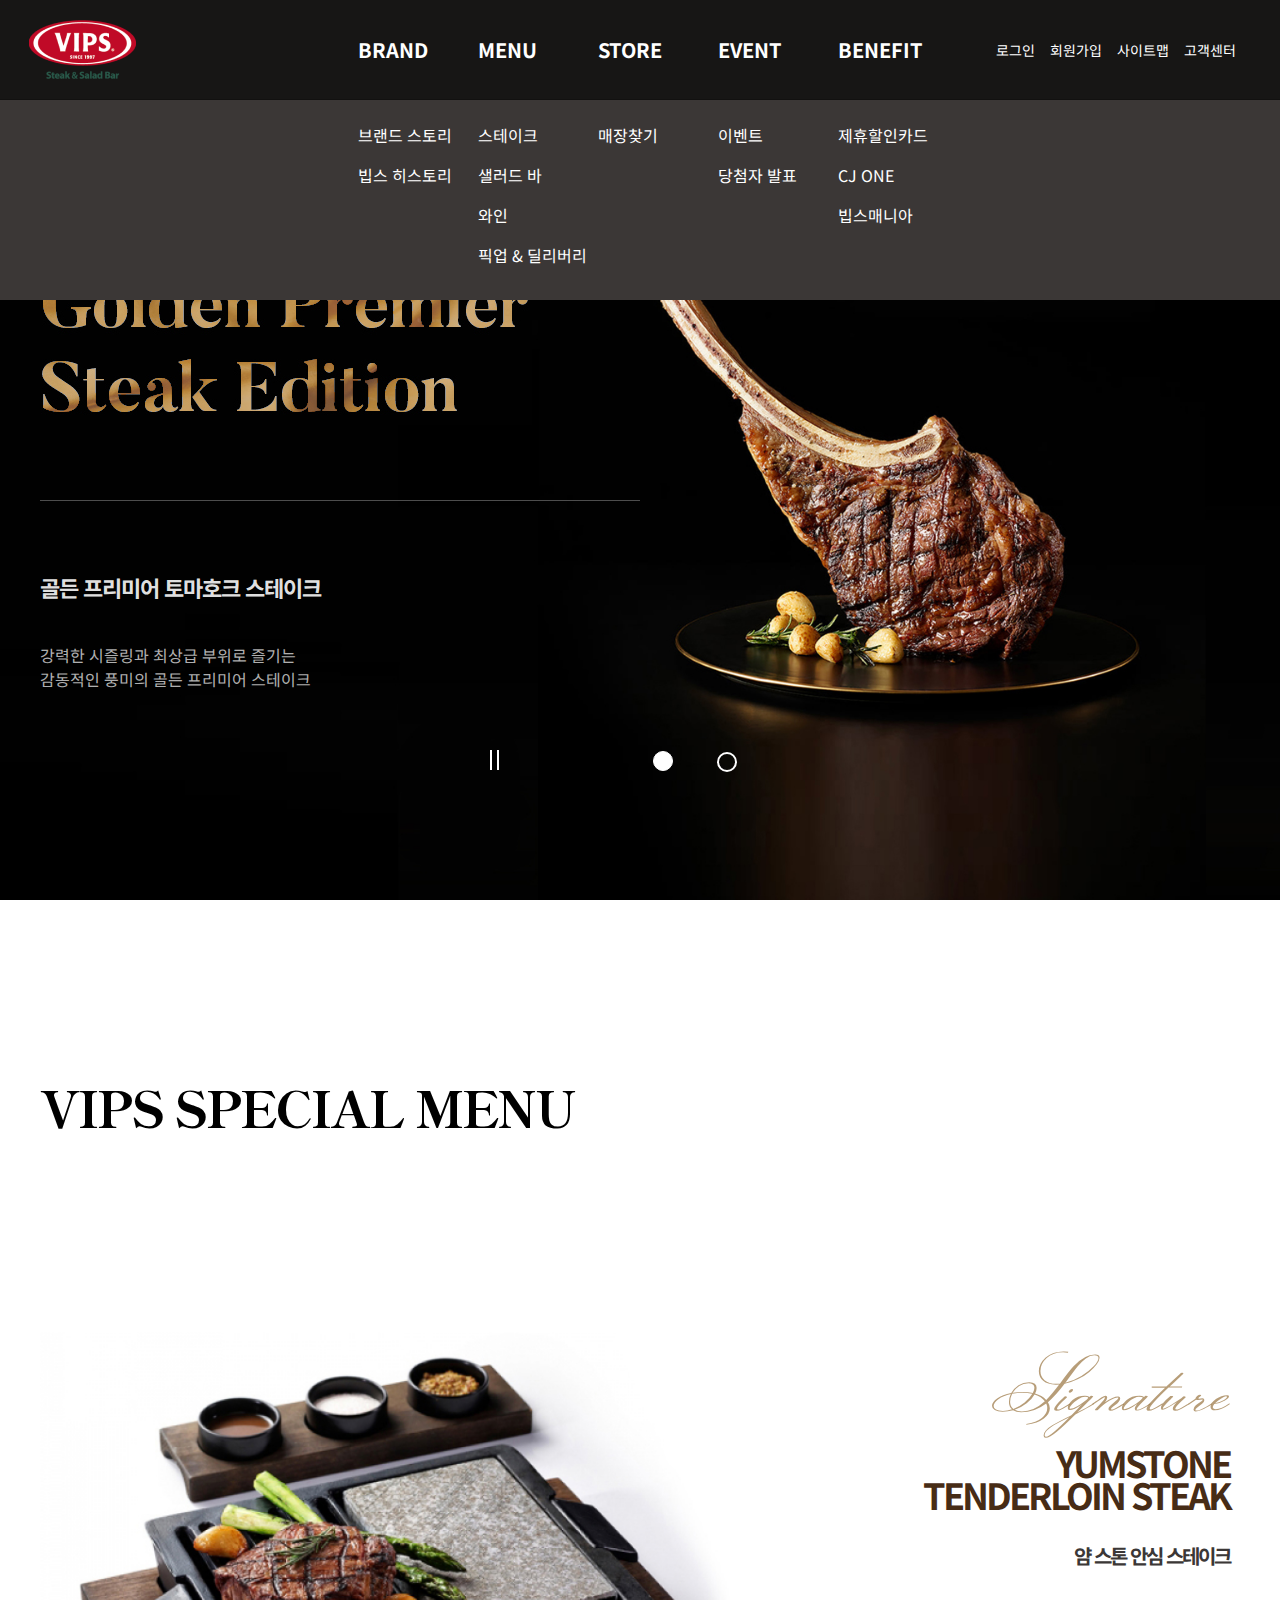
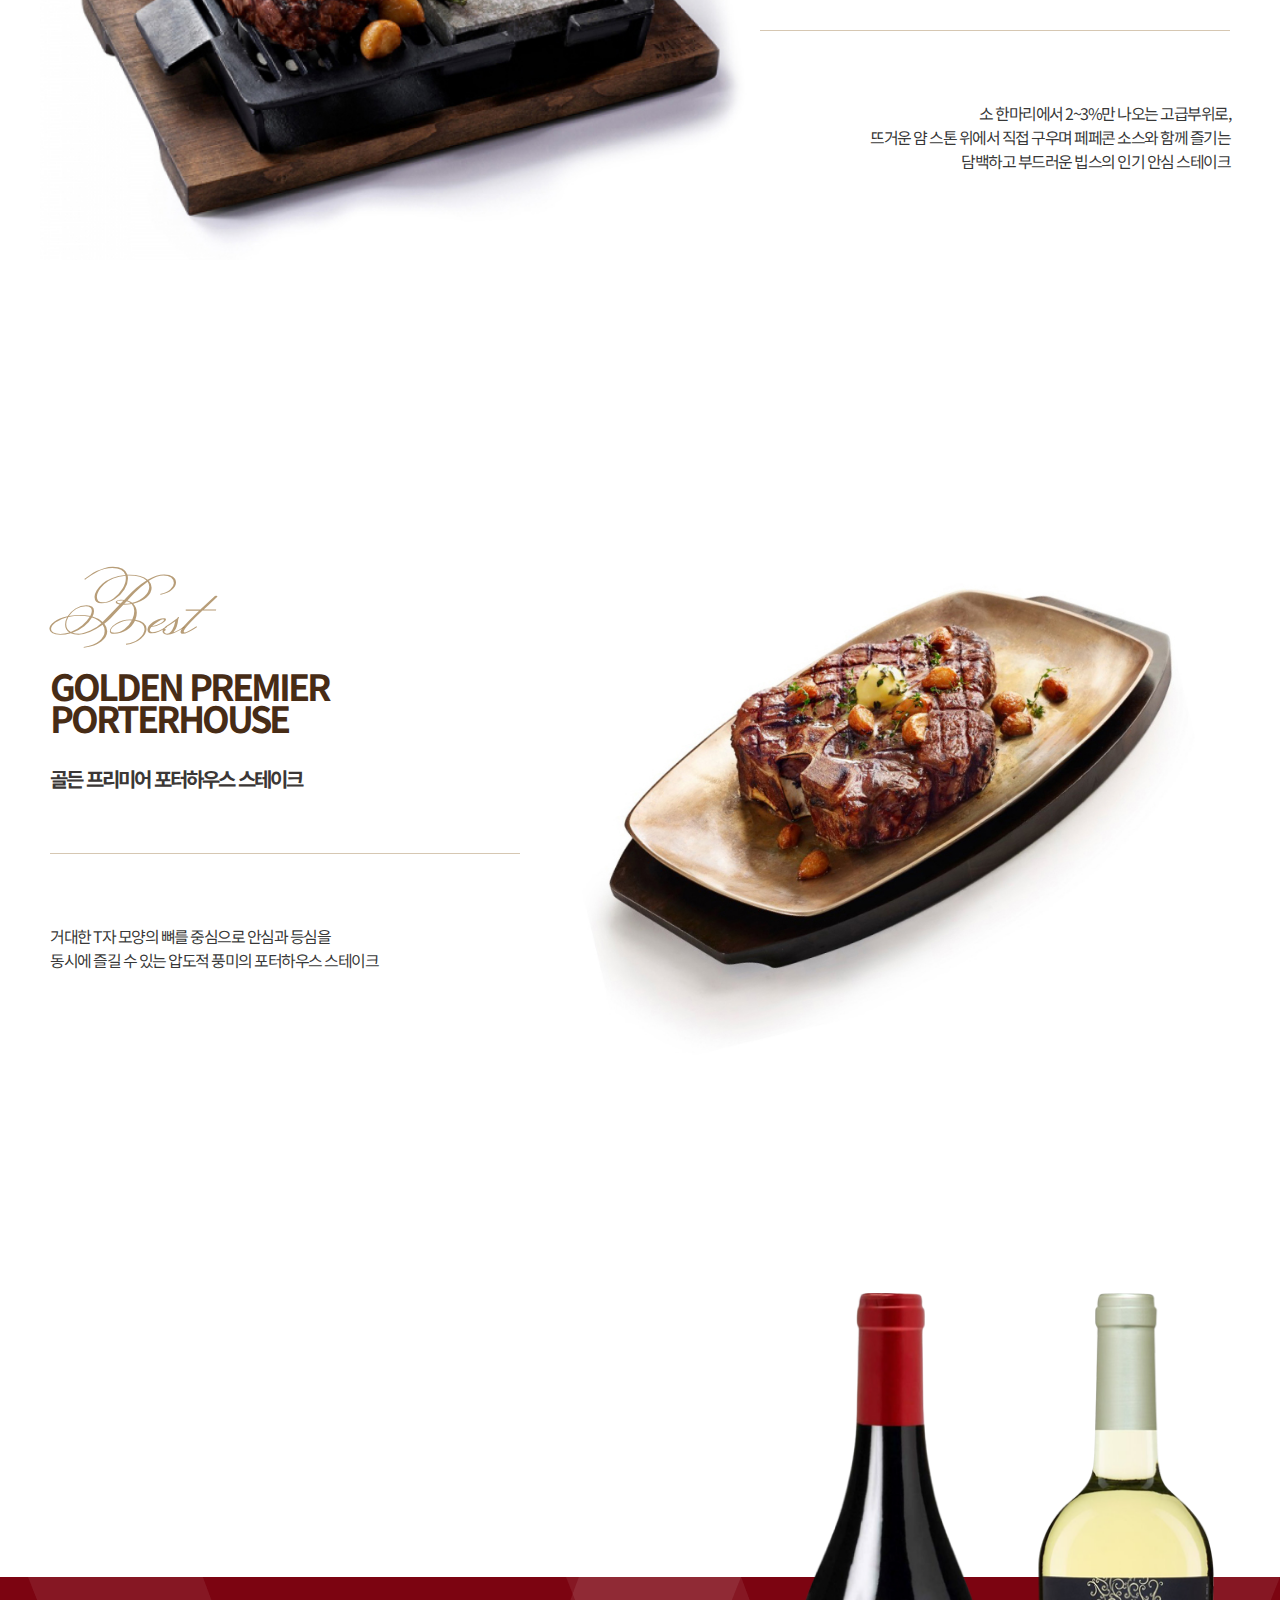
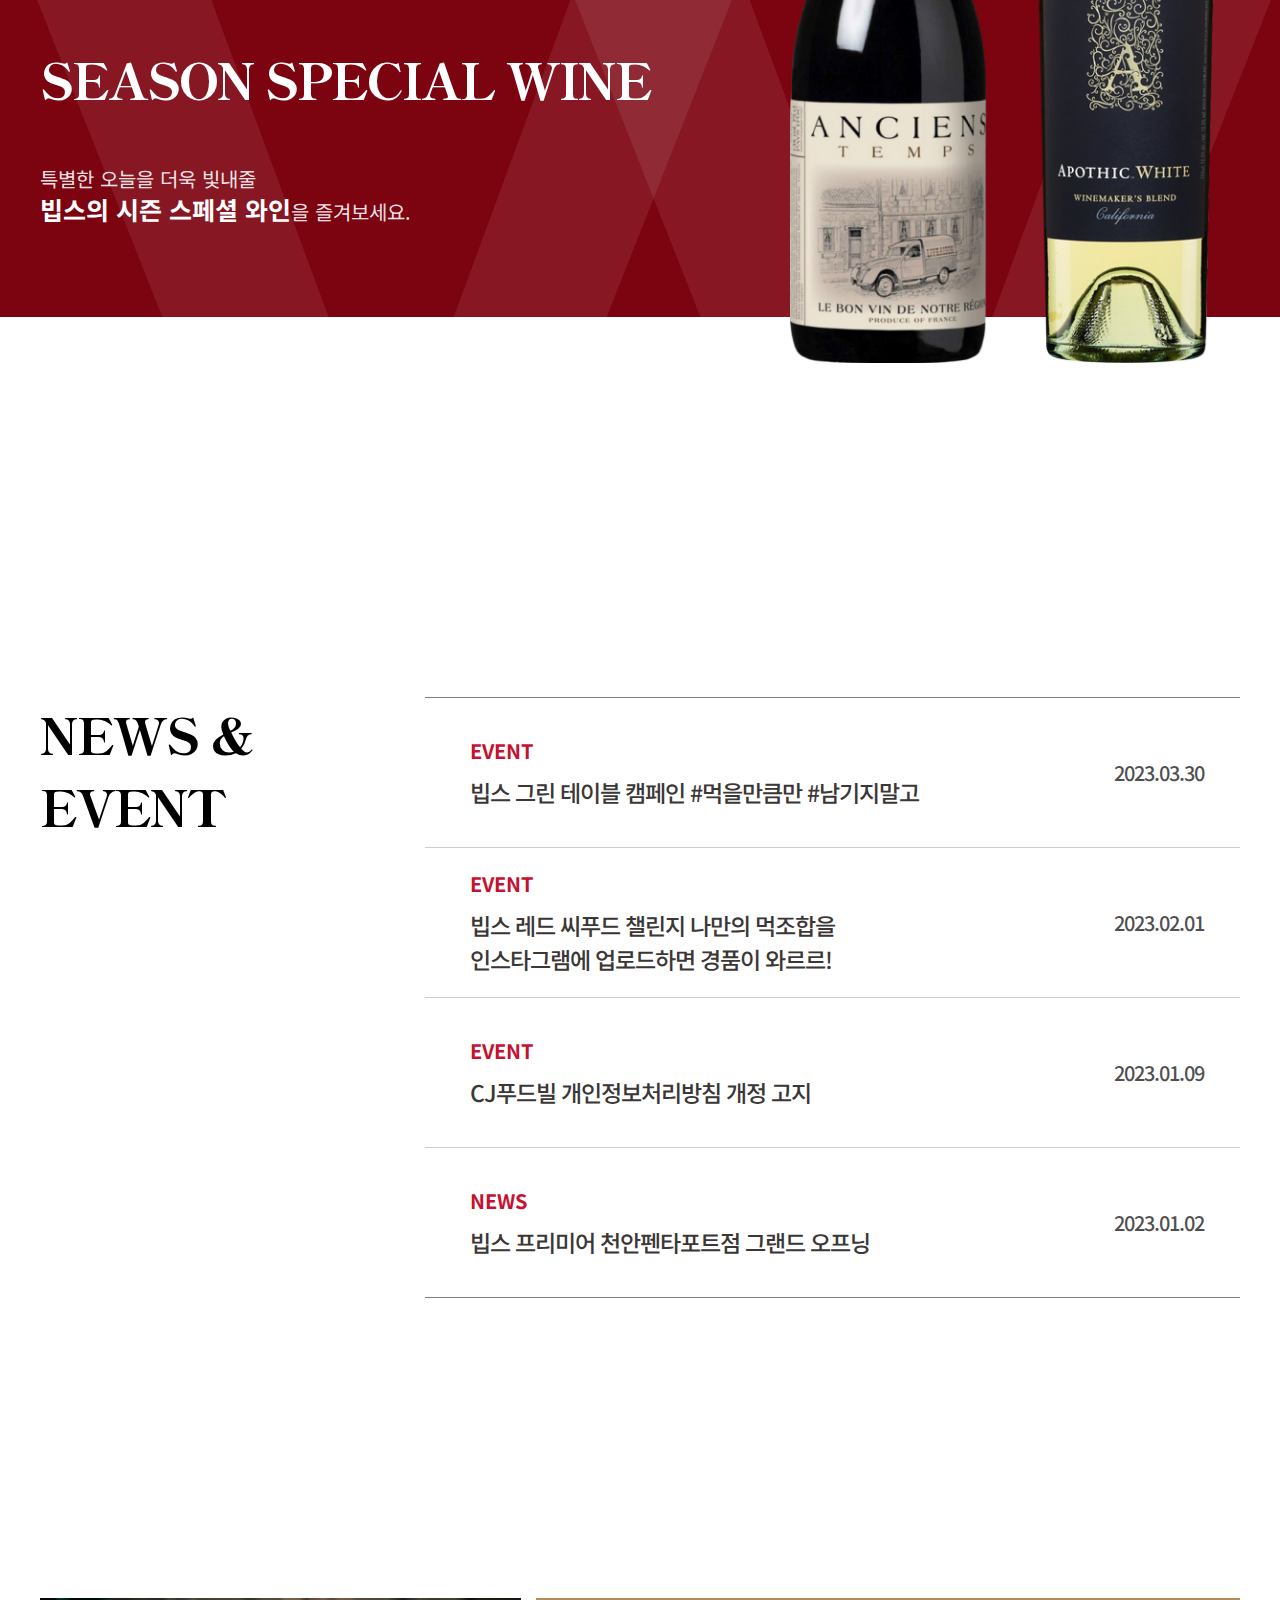
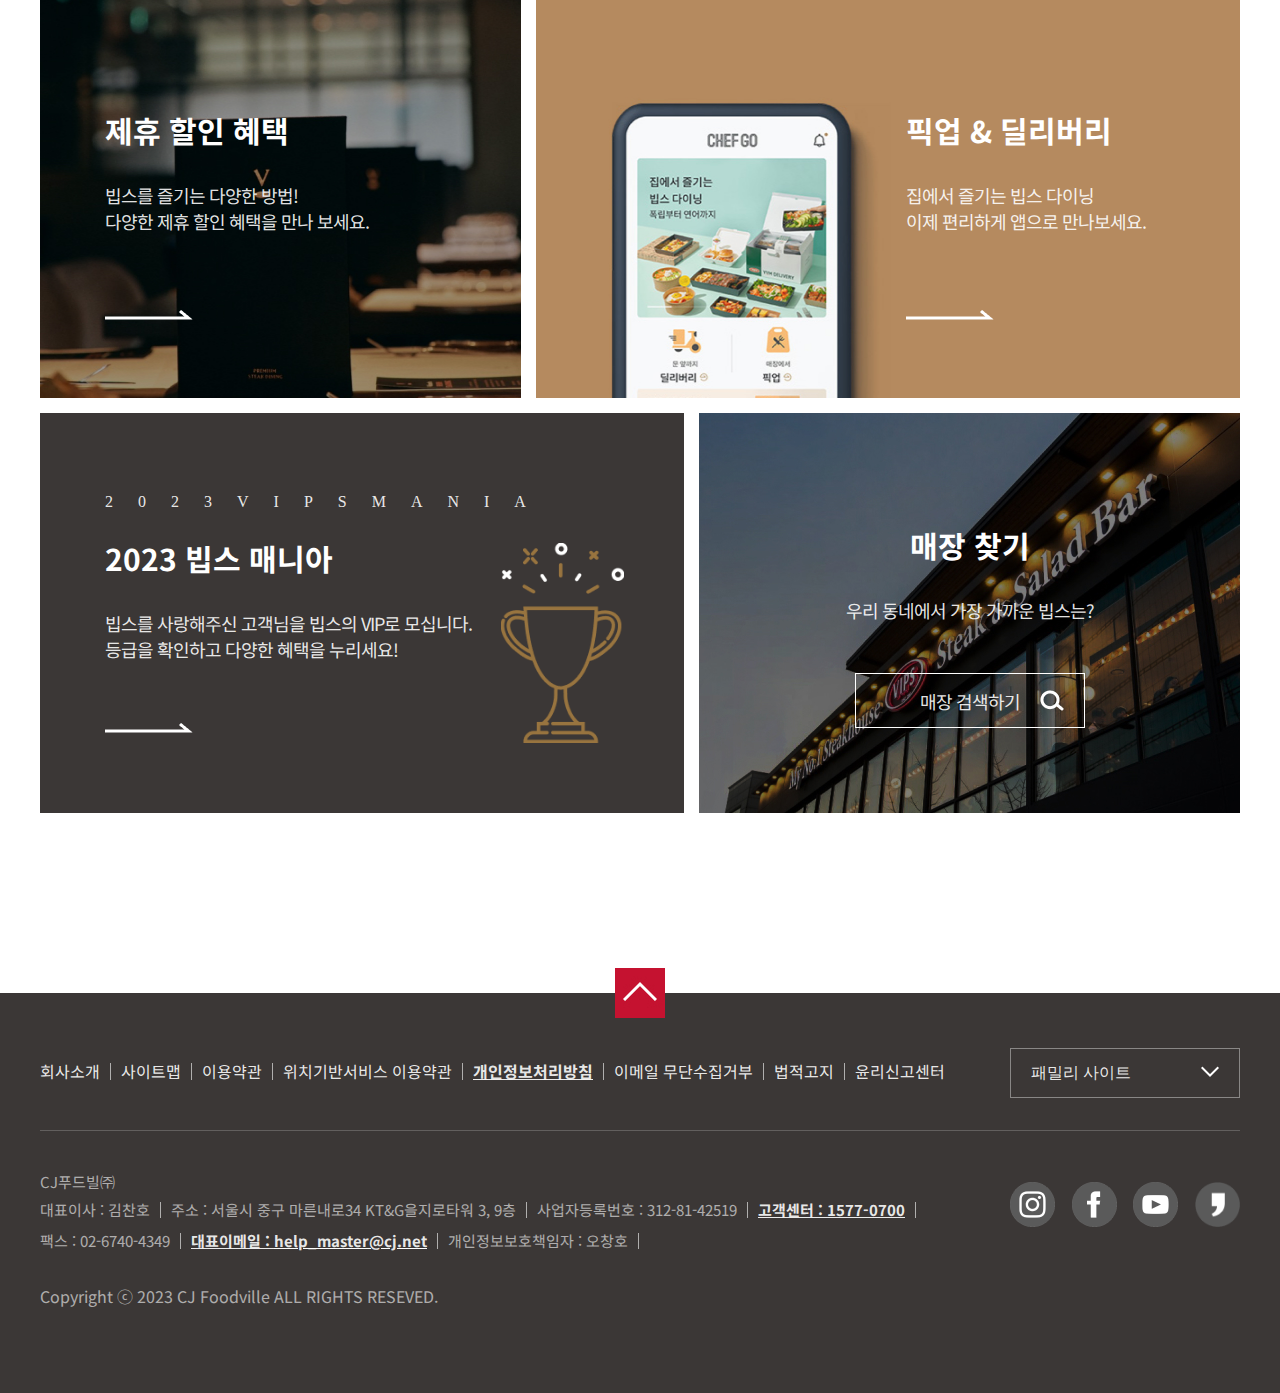
<file: index.html>
<!doctype html>
<html lang="ko">
    <head>
        <!-- 1. 문자 해독 유니코드 설정 -->
        <meta charset="utf-8">
        <!-- 2. 반응형 웹 추가 코드(m.naver.com 참고) -->
        <meta name="viewport" content="width=device-width,initial-scale=1,minimum-scale=1,maximum-scale=1,user-scalable=no">
        <!-- 3. 웹사이트 키워드 추가 -->
        <meta name="keywords" content="반응형 웹 가상 리뉴얼 프로젝트">
        <!-- 4. 웹사이트 설명 추가 -->
        <meta name="description" content="산업 현장에서 요구되는 웹언어 구현-가상리뉴얼 프로젝트">
        <!-- 5. 웹사이트 타이틀 추가 -->
        <title>빕스</title>
        <!-- 6. 파비콘 추가 -->
        <link rel="shortcut icon" type="image/png" sizes="16x16" href="images/favicon16.png">
        <!-- 7. 외부 css파일 연동 -->
        <link rel="stylesheet" type="text/css" href="css/style.css">
        <!-- 8. 외부 제이쿼리 압축파일 CDN방식 연동(jquery.com) => 오류로 파일 다운로드 -->
        <!-- <script src="http://code.jquery.com/jquery-1.9.0rc1.js"></script> -->
        <script src="js/code.jquery.com_jquery-3.7.1.min.js"></script>
        <!-- 9. 제이쿼리 압축파일에서 사용할 명령어 및 문법 조합 스크립트 파일 연동 -->
        <script src="js/motion.js"></script>
        <script src="js/indexheaderBg.js"></script>
        <script src="js/visual.js"></script>

    </head>

    <body>
        <!--1.position:fixed; left:0; top:0; width:100%; height:100px; border-bottom:1px solid rgba(0,0,0,0.3)-->
        <header id="header">

            <!--w:1400px; height:100px; margin:0 auto; display:flex;-->
            <div class="header_wrap">
                <div class="header_inner">
                    <h1><a href="index.html"><img src="images/logo.png" alt="빕스"></a></h1>

                    <!-- ★반응형 웹 추가코드 (1280px 이상 해상도에서는 비표시)-->
                    <p class="nav_view_btn"><button><img src="images/nav_btn.png" alt="전역메뉴 표시"></button></p>

                    <nav>
                        <p class="nav_close_btn"><button><img src="images/nav_btn2.png" alt="전역메뉴 비표시"></button></p>

                        <ul class="gnb">
                            <li>
                                <a href="sub1_1.html">BRAND</a>
                                <ul>
                                    <li><a href="sub1_1.html">브랜드 스토리</a></li>
                                    <li><a href="sub1_2.html">빕스 히스토리</a></li>
                                </ul>
                            </li>

                            <li>
                                <a href="sub2_1.html">MENU</a>
                                <ul>
                                    <li><a href="sub2_1.html">스테이크</a></li>
                                    <li><a href="sub2_2.html">샐러드 바</a></li>
                                    <li><a href="sub2_3.html">와인</a></li>
                                    <li><a href="sub2_4.html">픽업 & 딜리버리</a></li>
                                </ul>
                            </li>

                            <li>
                                <a href="sub3_1.html">STORE</a>
                                <ul>
                                    <li><a href="sub3_1.html">매장찾기</a></li>
                                </ul>
                            </li>

                            <li>
                                <a href="sub4_1.html">EVENT</a>
                                <ul>
                                    <li><a href="sub4_1.html">이벤트</a></li>
                                    <li><a href="sub4_2.html">당첨자 발표</a></li>
                                </ul>
                            </li>

                            <li>
                                <a href="sub5_1.html">BENEFIT</a>
                                <ul>
                                    <li><a href="sub5_1.html">제휴할인카드</a></li>
                                    <li><a href="sub5_2.html">CJ ONE</a></li>
                                    <li><a href="sub5_3.html">빕스매니아</a></li>
                                </ul>
                            </li>
                        </ul>
                    </nav>

                    <ul class="top_util">
                        <li><a href="#">로그인</a></li>
                        <li><a href="https://www.cjone.com/cjmweb/join.do?coopco_cd=7020&brnd_cd=2040&mcht_no=&coop_return_url=" target="_blank">회원가입</a></li>
                        <li><a href="#">사이트맵</a></li>
                        <li><a href="#">고객센터</a></li>
                    </ul>
                </div>
            </div>
        </header>

        <div id="container">  

            <!--2중 확장구조-->
            <section class="visual">

                <h2>빕스 소개</h2>

                <ul class="visual_slide">
                    <li class="v1">
                        <div class="visual_content1">
                            <a href="sub2_1.html">
                                <p><img src="images/visual_img1_text.png" alt="골든 프리미어 스테이크 에디션"></p>
                                <p><strong>골든 프리미어 토마호크 스테이크</strong></p>
                                <p>강력한 시즐링과 최상급 부위로 즐기는<br>
                                    감동적인 풍미의 골든 프리미어 스테이크</p>
                            </a>
                        </div>
                    </li>

                    <li class="v2">
                        <div class="visual_content2">
                            <p><img src="images/visual_img2_text.png" alt="빕스답게 특별하게 홀리데이 씨푸드 다이닝"></p>
                            <p>테이스트업 시즌 메뉴로 더욱 풍성해진<br>
                                빕스 <span>홀리데이 씨푸드 다이닝</span> 파티에 초대합니다</p>
                            <p><a href="#">시즌 메뉴 더보기</a></p>
                        </div>
                    </li>
                </ul>

                <div class="visual_controls">
                    <button><img src="images/visual_pause_btn.png" alt="일시정지"></button>
                    <button><span>이미지 슬라이드 첫번째 페이지</span></button>
                    <button><span>이미지 슬라이드 두번째 페이지</span></button>
                </div>

            </section>
            
            <section class="menu">
                <h2>VIPS SPECIAL MENU</h2>

                <div class="menu1">

                    <p><img src="images/menu_img1.jpg" alt="얌스톤 안심 스테이크"></p>

                    <div class="menu_text">
                        <a href="sub2_1.html">
                            <p>Signature</p>
                            <h3>YUMSTONE <br>
                                TENDERLOIN STEAK</h3>
                            <p><strong>얌 스톤 안심 스테이크</strong></p>
                            <p>소 한마리에서 2~3%만 나오는 고급부위로,<br>
                                뜨거운 얌 스톤 위에서 직접 구우며 페페콘 소스와 함께 즐기는<br>
                                담백하고 부드러운 빕스의 인기 안심 스테이크</p>
                        </a>
                        <p class="menu_more_btn"><a href="sub2_1.html"><img src="images/menu_more_btn.png" alt="스테이크 메뉴 더보기"></a></p>
                    </div>

                </div>

                <div class="menu2">

                    <div class="menu_text">
                        <a href="sub2_1.html">
                            <p>Best</p>
                            <h3>GOLDEN PREMIER<br>
                                PORTERHOUSE</h3>
                            <p><strong>골든 프리미어 포터하우스 스테이크</strong></p>
                            <p>거대한 T자 모양의 뼈를 중심으로 안심과 등심을<br>
                                동시에 즐길 수 있는 압도적 풍미의 포터하우스 스테이크</p>
                        </a>
                        <p class="menu_more_btn"><a href="sub2_1.html"><img src="images/menu_more_btn.png" alt="스테이크 메뉴 더보기"></a></p>
                    </div>

                    <p><img src="images/menu_img2.jpg" alt="골든 프리미어 포터하우스 스테이크"></p>
                </div>

            </section>

            <!--2중 확장구조-->
            <section class="wine">
                <div class="wine_wrap">
                    <h2>SEASON SPECIAL WINE</h2>
                    <p>특별한 오늘을 더욱 빛내줄<br>
                        <b>빕스의 시즌 스페셜 와인</b>을 즐겨보세요.</p>

                     <ul>
                        <li><img src="images/wine_img1.png" alt="시즌 스페셜 와인 앙시앙땅 카베르네 소비뇽 쉬라"></li>
                        <li><img src="images/wine_img2.png" alt="시즌 스페셜 와인 아포틱 화이트"></li>
                     </ul>
                </div>
           </section>

            <section class="news">
                <h2>NEWS & EVENT</h2>
                
                <table>
                    <tbody>
                        <tr> 
                            <td>
                                <a href="#">
                                    <p>EVENT</p>  
                                    <p>빕스 그린 테이블 캠페인 #먹을만큼만 #남기지말고</p>
                                </a>
                            </td> 
                            <td>2023.03.30</td>  
                        </tr>

                        <tr> 
                            <td>
                                <a href="#">
                                    <p>EVENT</p>  
                                    <p>빕스 레드 씨푸드 챌린지 나만의 먹조합을<br> 인스타그램에 업로드하면 경품이 와르르!</p>
                                </a>
                            </td> 
                            <td>2023.02.01</td>  
                        </tr>

                        <tr> 
                            <td>
                                <a href="#">
                                    <p>EVENT</p>  
                                    <p>CJ푸드빌 개인정보처리방침 개정 고지</p>
                                </a>
                            </td> 
                            <td>2023.01.09</td>  
                        </tr>

                        <tr> 
                            <td>
                                <a href="#">
                                    <p>NEWS</p>  
                                    <p>빕스 프리미어 천안펜타포트점 그랜드 오프닝</p>
                                </a>
                            </td> 
                            <td>2023.01.02</td>  
                        </tr>

                    </tbody>
                </table>
            </section>

            <section class="quicklink">
                <h2>QUICK LINK</h2>

                <div class="content1">

                    <div class="quickmenu1">
                        <h3>제휴 할인 혜택</h3>
                        <p>빕스를 즐기는 다양한 방법!<br>
                            다양한 제휴 할인 혜택을 만나 보세요.</p>
                        <a href="sub5_1.html"><img src="images/quick_more_btn.png" alt="제휴 할인 혜택 정보 더보기"></a>
                    </div>

                    <div class="quickmenu2">
                        <h3>픽업 & 딜리버리</h3>
                        <p>집에서 즐기는 빕스 다이닝<br>
                            이제 편리하게 앱으로 만나보세요.</p>
                        <a href="sub2_4.html"><img src="images/quick_more_btn.png" alt="픽업 & 딜리버리 주문하러가기"></a>
                    </div>

                </div>

                <div class="content2">

                    <div class="quickmenu3">
                        <p>2023VIPSMANIA</p>
                        <h3>2023 빕스 매니아</h3>
                        <p>빕스를 사랑해주신 고객님을 빕스의 <b>VIP</b>로 모십니다.<br>
                            등급을 확인하고 다양한 혜택을 누리세요!</p>
                        <a href="sub5_3.html"><img src="images/quick_more_btn.png" alt="2023 빕스 매니아 정보 더보기"></a>
                    </div>

                    <div class="quickmenu4">
                        <h3>매장 찾기</h3>
                        <p>우리 동네에서 가장 가까운 빕스는?</p>
                        <p><a href="sub3_1.html">매장 검색하기</a></p>
                    </div>

                </div>

            </section>
        </div>

        <footer id="footer"> 
            <div class="footer_wrap">

                <!--0. top_move{ position: absolute; left:50%; margin: -25px 0 0 -25px;  }-->
                <p class="top_move"><button><img src="images/footer_top_btn.jpg" alt="웹문서 상단으로 이동"></button></p>

                <!--1-->
                <div class="footer_top">

                    <ul>
                        <li><a href="#">회사소개</a></li>
                        <li><a href="#">사이트맵</a></li>
                        <li><a href="#">이용약관</a></li>
                        <li><a href="#">위치기반서비스 이용약관</a></li>
                        <li><a href="#"><b>개인정보처리방침</b></a></li>
                        <li><a href="#">이메일 무단수집거부</a></li>
                        <li><a href="#">법적고지</a></li>
                        <li><a href="#">윤리신고센터</a></li>
                    </ul>

                    <div class="familysite">
                        <p><button>패밀리 사이트</button></p>
                        <ul>
                            <li><a href="https://www.cjfoodville.co.kr/main.asp" target="_blank">CJ푸드빌</a></li>
                            <li><a href="https://www.tlj.co.kr:7008/index.asp" target="_blank">뚜레쥬르</a></li>
                            <li><a href="https://www.italiantheplace.co.kr:7022/" target="_blank">더플레이스</a></li>
                            <li><a href="https://www.cheiljemyunso.co.kr:7014/main.asp" target="_blank">제일제면소</a></li>
                            <li><a href="https://www.ngrill.co.kr:7025/index.html" target="_blank">N그릴</a></li>
                            <li><a href="https://www.nseoultower.co.kr:8501/index.asp" target="_blank">N서울타워</a></li>
                        </ul>
                    </div>
                </div>

                <!--2-->
                <div class="footer_middle">

                    <p>CJ푸드빌㈜</p>
                    <!-- 
                        div{float:left; display:flex; flex-wrap:wrap; }
                        div>*:not(:first-child){ border-right:1px solid rgba(255,255,255,0.7); margin-right:10px; padding-right:10px;    }
                    -->
                    <div>
                        <p>대표이사 : 김찬호</p>
                        <address>주소 : 서울시 중구 마른내로34 KT&G을지로타워 3, 9층</address>
                        <p>사업자등록번호 : 312-81-42519</p>
                        <p><b>고객센터 : 1577-0700</b></p>
                        <p>팩스 : 02-6740-4349</p>
                        <p><b>대표이메일 : <a href="mailto:help_master@cj.net">help_master@cj.net</a></b></p>
                        <p>개인정보보호책임자 : 오창호</p>
                    </div>

                    <!-- sns:float:right;-->
                    <ul class="sns">
                        <li><a href="#" target="_blank"><img src="images/footer_icon1.png" alt="인스타그램"></a></li>
                        <li><a href="https://www.facebook.com/ivips" target="_blank"><img src="images/footer_icon2.png" alt="페이스북"></a></li>
                        <li><a href="https://www.youtube.com/@VIPS" target="_blank"><img src="images/footer_icon3.png" alt="유투브"></a></li>
                        <li><a href="#" target="_blank"><img src="images/footer_icon4.png" alt="카카오톡"></a></li>
                    </ul>

                </div>

                <!--3-->
                <p>Copyright ⓒ 2023 CJ Foodville ALL RIGHTS RESEVED.</p>

            </div>
        </footer>

    </body>
</html>
</file>
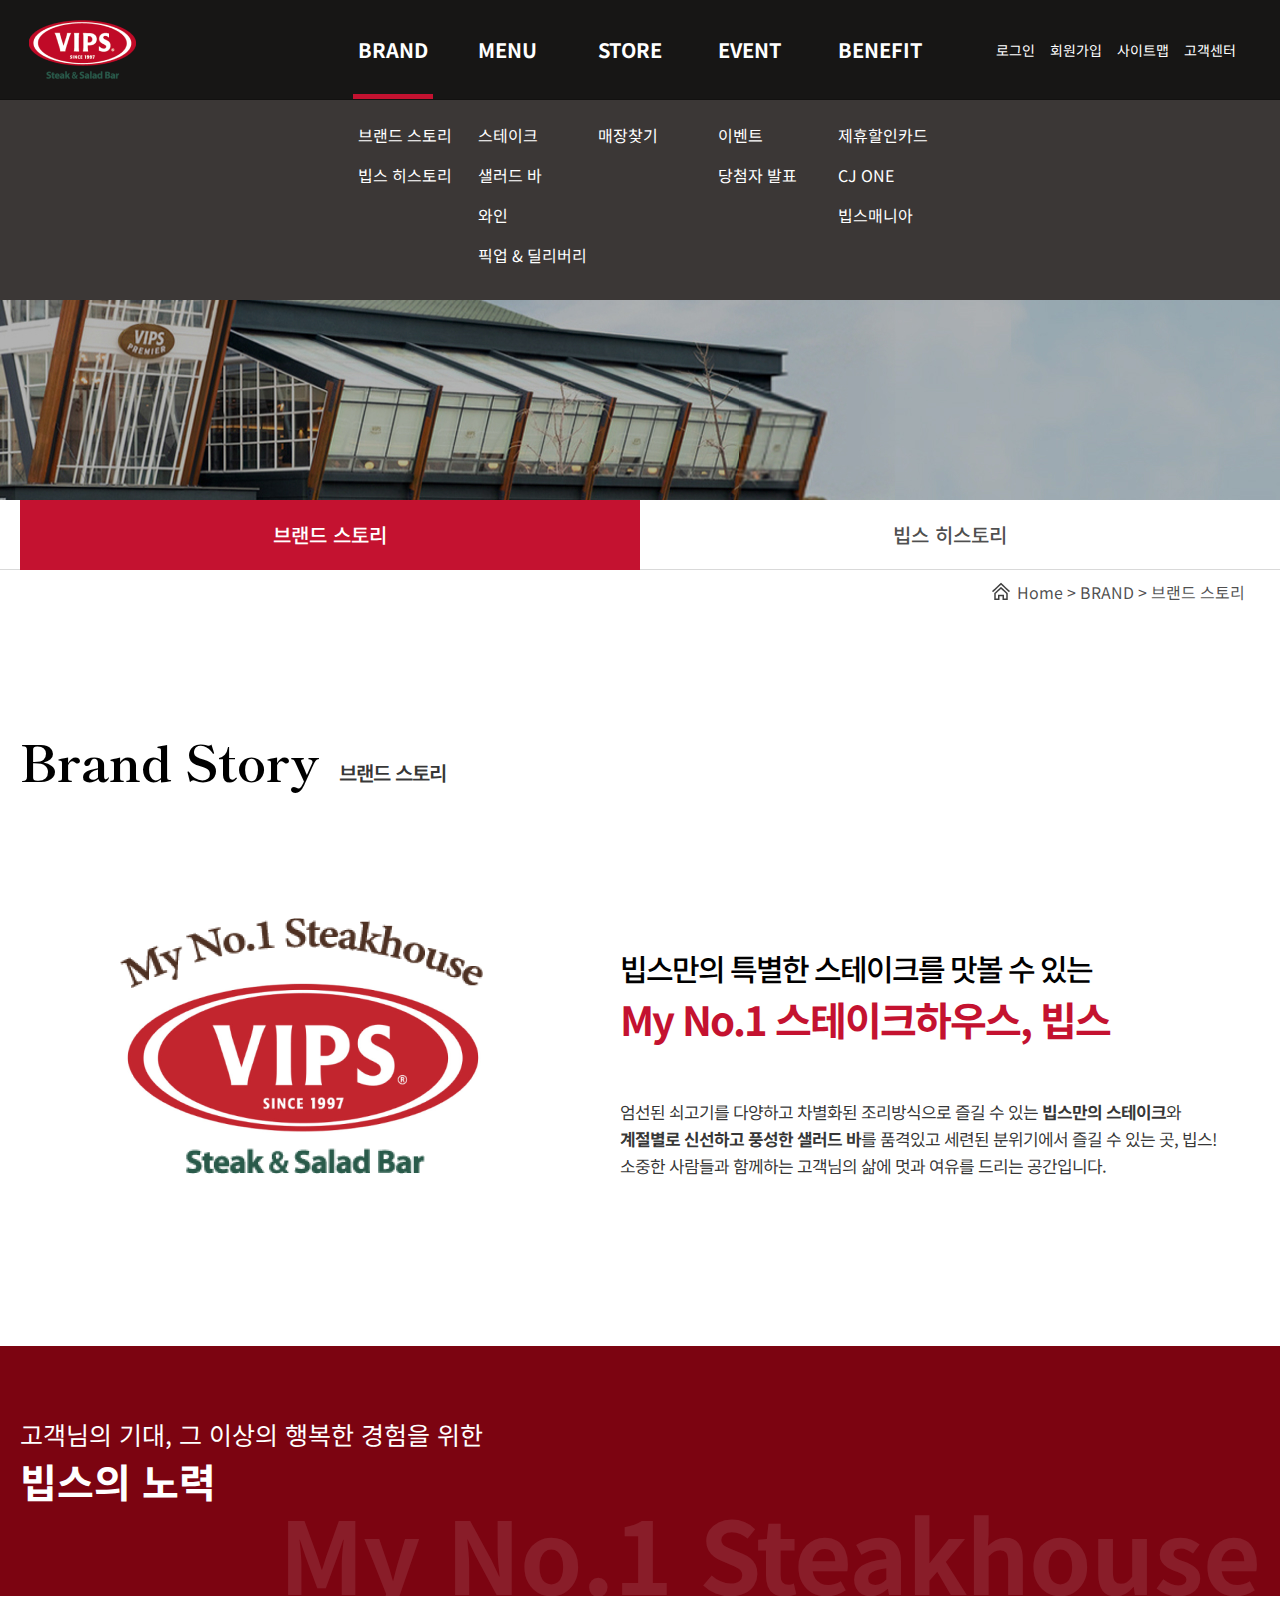
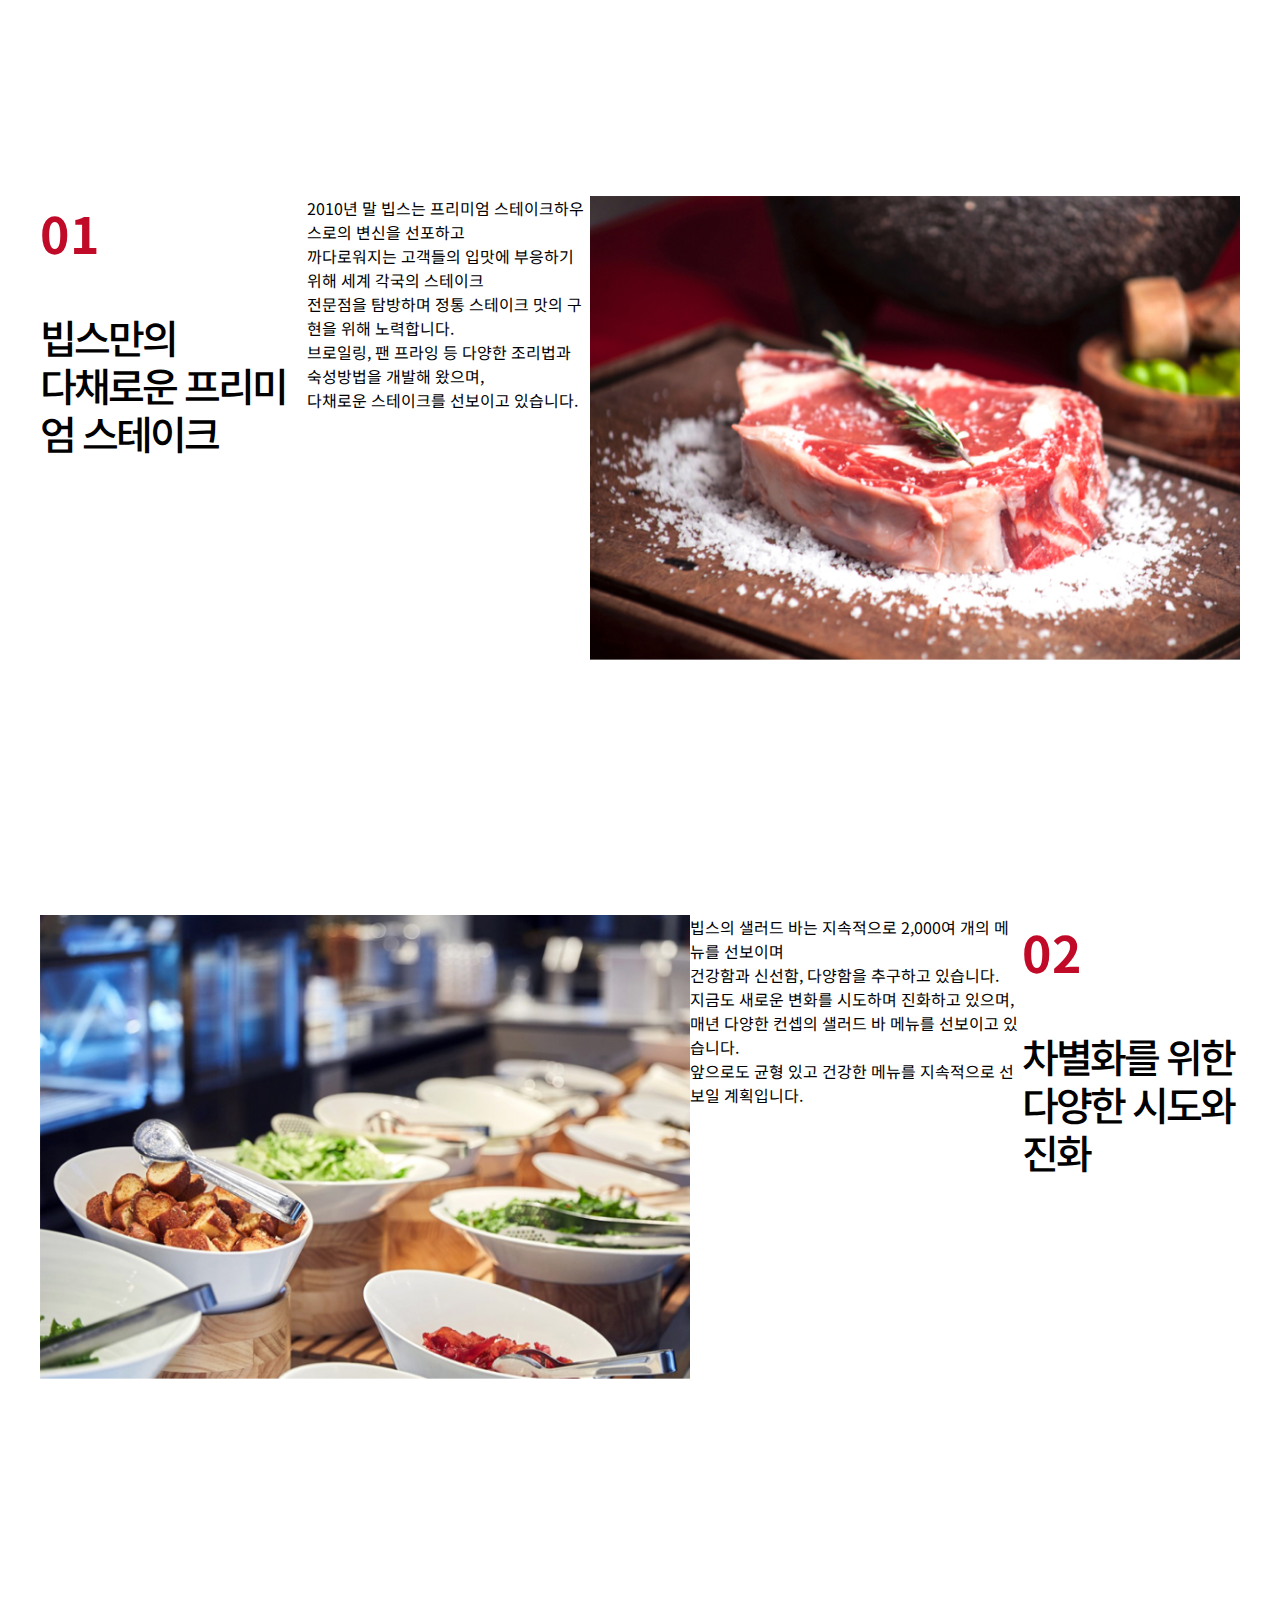
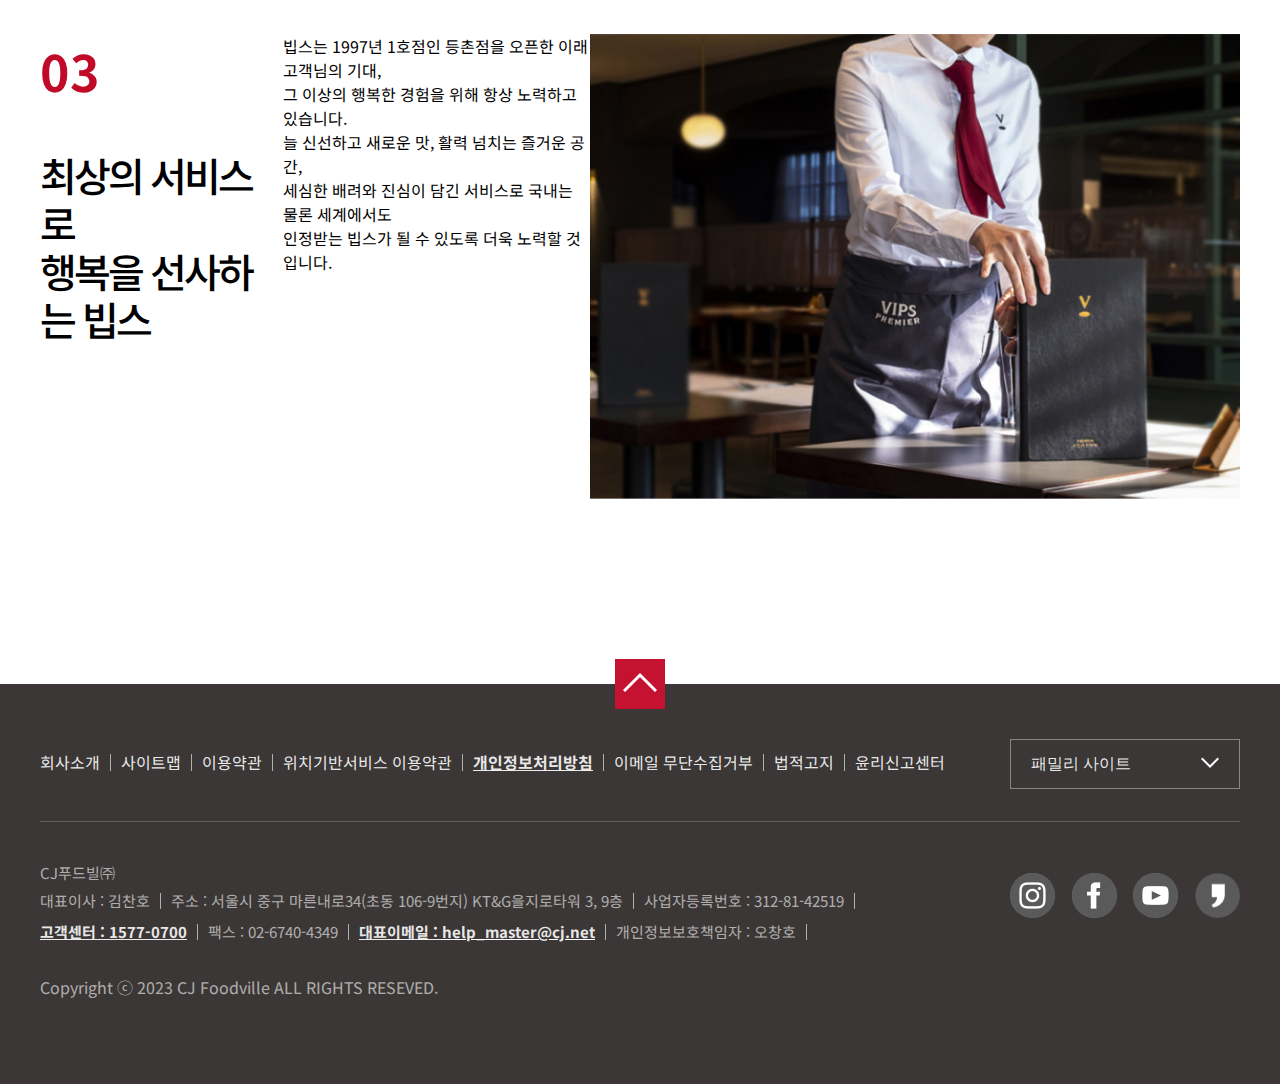
<file: sub1_1.html>
<!doctype html>
<html lang="ko">
    <head>
        <meta charset="utf-8">
        <meta name="viewport" content="width=device-width,initial-scale=1,minimum-scale=1,maximum-scale=1,user-scalable=no">
        <meta name="keywords" content="반응형 웹 가상 리뉴얼 프로젝트">
        <meta name="description" content="산업 현장에서 요구되는 웹언어 구현-가상리뉴얼 프로젝트">
        <title>빕스</title>
        <link rel="shortcut icon" type="image/png" sizes="16x16" href="images/favicon16.png">


        <!-- 7. 외부 css파일 연동 -->
        <link rel="stylesheet" type="text/css" href="css/style.css">
        <link rel="stylesheet" type="text/css" href="css/sub_style.css">

        <!-- <script src="http://code.jquery.com/jquery-1.9.0rc1.js"></script> -->
        <script src="js/code.jquery.com_jquery-3.7.1.min.js"></script>
        <script src="js/motion.js"></script>
        <script src="js/subheaderBg.js"></script>

    </head>

    <body>
        <!-- 전체서브 공통 - header -->
        <header id="header">
            <div class="header_wrap">
                <div class="header_inner">
                    <h1><a href="index.html"><img src="images/logo.png" alt="빕스"></a></h1>

                    <!-- ★반응형 웹 추가코드 (1280px 이상 해상도에서는 비표시)-->
                    <p class="nav_view_btn"><button><img src="images/nav_btn.png" alt="전역메뉴 표시"></button></p>

                    <nav>
                        <p class="nav_close_btn"><button><img src="images/nav_btn2.png" alt="전역메뉴 비표시"></button></p>

                        <ul class="gnb sub1_gnb">
                            <li>
                                <a href="sub1_1.html">BRAND</a>
                                <ul>
                                    <li><a href="sub1_1.html">브랜드 스토리</a></li>
                                    <li><a href="sub1_2.html">빕스 히스토리</a></li>
                                </ul>
                            </li>

                            <li>
                                <a href="sub2_1.html">MENU</a>
                                <ul>
                                    <li><a href="sub2_1.html">스테이크</a></li>
                                    <li><a href="sub2_2.html">샐러드 바</a></li>
                                    <li><a href="sub2_3.html">와인</a></li>
                                    <li><a href="sub2_4.html">픽업 & 딜리버리</a></li>
                                </ul>
                            </li>

                            <li>
                                <a href="sub3_1.html">STORE</a>
                                <ul>
                                    <li><a href="sub3_1.html">매장찾기</a></li>
                                </ul>
                            </li>

                            <li>
                                <a href="sub4_1.html">EVENT</a>
                                <ul>
                                    <li><a href="sub4_1.html">이벤트</a></li>
                                    <li><a href="sub4_2.html">당첨자 발표</a></li>
                                </ul>
                            </li>

                            <li>
                                <a href="sub5_1.html">BENEFIT</a>
                                <ul>
                                    <li><a href="sub5_1.html">제휴할인카드</a></li>
                                    <li><a href="sub5_2.html">CJ ONE</a></li>
                                    <li><a href="sub5_3.html">빕스매니아</a></li>
                                </ul>
                            </li>
                        </ul>
                    </nav>

                    <ul class="top_util">
                        <li><a href="#">로그인</a></li>
                        <li><a href="https://www.cjone.com/cjmweb/join.do?coopco_cd=7020&brnd_cd=2040&mcht_no=&coop_return_url=" target="_blank">회원가입</a></li>
                        <li><a href="#">사이트맵</a></li>
                        <li><a href="#">고객센터</a></li>
                    </ul>
                </div>
            </div>
        </header>

        <div id="sub_container">

            <!-- 전체서브 공통 - visual -->
            <h2>Brand</h2> 
            <div class="sub_visual brand_bg">
                <div class="sub_visual_wrap brandstory_visualtext">
                    <h3>BRAND</h3>
                </div>
            </div>
            
            <!-- 전체서브 공통 - lnb -->
            <div class="lnb"> 
                <div class="lnb_wrap brandstory_lnb">
                    <ul>
                        <li><a href="sub1_1.html">브랜드 스토리</a></li>
                        <li><a href="sub1_2.html">빕스 히스토리</a></li>
                    </ul>
                </div>
            </div>
            <div class="sub_root sub1_1root">Home > BRAND > 브랜드 스토리</div>

            <!-- 서브 개별 콘텐츠 -->
            <div class="sub_content brandstory_content">
                <div class="subcontent_title">
                    <h4>Brand Story</h4>
                    <p>브랜드 스토리</p>
                </div>

                <div class="brandstory">
                    <div class="brandstory_text">
                        <p>빕스만의 특별한 스테이크를 맛볼 수 있는 <br>
                            <strong>My No.1 스테이크하우스, 빕스</strong></p>
                        <p>엄선된 쇠고기를 다양하고 차별화된 조리방식으로 즐길 수 있는 <b>빕스만의 스테이크</b>와<br> 
                            <b>계절별로 신선하고 풍성한 샐러드 바</b>를 품격있고 세련된 분위기에서 즐길 수 있는 곳, 빕스!<br>
                            소중한 사람들과 함께하는 고객님의 삶에 멋과 여유를 드리는 공간입니다.</p>
                    </div>
                </div>

                
                <div class="effort">
                    <div class="effort_title">
                        <p>고객님의 기대, 그 이상의 행복한 경험을 위한<br>
                            <strong>빕스의 노력</strong></p>
                        <p>My No.1 Steakhouse</p>
                    </div>
                </div>

                <div class="effort_info">
                    <div class="effort_info1">
                        <div>
                            <p>01</p>
                            <p><strong>빕스만의 <br>
                                다채로운 프리미엄 스테이크</strong></p>
                            <p>2010년 말 빕스는 프리미엄 스테이크하우스로의 변신을 선포하고<br>
                                까다로워지는 고객들의 입맛에 부응하기 위해 세계 각국의 스테이크<br>
                                전문점을 탐방하며 정통 스테이크 맛의 구현을 위해 노력합니다.<br>
                                브로일링, 팬 프라잉 등 다양한 조리법과 숙성방법을 개발해 왔으며,<br>
                                다채로운 스테이크를 선보이고 있습니다.</p>
                        </div>
                        <p><img src="sub_images/sub1_info1.jpg" alt="빕스의 프리미엄 스테이크"></p>
                    
                    </div>
    
                    <div class="effort_info2">
                        <p><img src="sub_images/sub1_info2.jpg" alt="빕스의 균형 있고 건강한 샐러드 바"></p>
                        <div>
                            <p>02</p>
                            <p><strong>차별화를 위한<br> 
                                다양한 시도와 진화</strong></p>
                            <p>빕스의 샐러드 바는 지속적으로 2,000여 개의 메뉴를 선보이며<br>
                                건강함과 신선함, 다양함을 추구하고 있습니다.<br>
                                지금도 새로운 변화를 시도하며 진화하고 있으며,<br>
                                매년 다양한 컨셉의 샐러드 바 메뉴를 선보이고 있습니다.<br>
                                앞으로도 균형 있고 건강한 메뉴를 지속적으로 선보일 계획입니다.</p>
                        </div>
                    </div>
    
                    <div class="effort_info3">
                        <div>
                            <p>03</p>
                            <p><strong>최상의 서비스로<br>
                                행복을 선사하는 빕스</strong></p>
                            <p>빕스는 1997년 1호점인 등촌점을 오픈한 이래 고객님의 기대,<br> 
                                그 이상의 행복한 경험을 위해 항상 노력하고 있습니다.<br>
                                늘 신선하고 새로운 맛, 활력 넘치는 즐거운 공간,<br> 
                                세심한 배려와 진심이 담긴 서비스로 국내는 물론 세계에서도<br> 
                                인정받는 빕스가 될 수 있도록 더욱 노력할 것입니다.</p>
                        </div>
                        <p><img src="sub_images/sub1_info3.jpg" alt="빕스의 진심이 담긴 서비스"></p>
                    </div>
                </div>
            </div>
        </div>

        <footer id="footer"> 
            <div class="footer_wrap">

                <!--0. top_move{ position: absolute; left:50%; margin: -25px 0 0 -25px;  }-->
                <p class="top_move"><button><img src="images/footer_top_btn.jpg" alt="웹문서 상단으로 이동"></button></p>

                <!--1-->
                <div class="footer_top">

                    <ul>
                        <li><a href="#">회사소개</a></li>
                        <li><a href="#">사이트맵</a></li>
                        <li><a href="#">이용약관</a></li>
                        <li><a href="#">위치기반서비스 이용약관</a></li>
                        <li><a href="#"><b>개인정보처리방침</b></a></li>
                        <li><a href="#">이메일 무단수집거부</a></li>
                        <li><a href="#">법적고지</a></li>
                        <li><a href="#">윤리신고센터</a></li>
                    </ul>

                    <div class="familysite">
                        <p><button>패밀리 사이트</button></p>
                        <ul>
                            <li><a href="https://www.cjfoodville.co.kr/main.asp" target="_blank">CJ푸드빌</a></li>
                            <li><a href="https://www.tlj.co.kr:7008/index.asp" target="_blank">뚜레쥬르</a></li>
                            <li><a href="https://www.italiantheplace.co.kr:7022/" target="_blank">더플레이스</a></li>
                            <li><a href="https://www.cheiljemyunso.co.kr:7014/main.asp" target="_blank">제일제면소</a></li>
                            <li><a href="https://www.ngrill.co.kr:7025/index.html" target="_blank">N그릴</a></li>
                            <li><a href="https://www.nseoultower.co.kr:8501/index.asp" target="_blank">N서울타워</a></li>
                        </ul>
                    </div>
                </div>

                <!--2-->
                <div class="footer_middle">

                    <p>CJ푸드빌㈜</p>
                    <!-- 
                        div{float:left; display:flex; flex-wrap:wrap; }
                        div>*:not(:first-child){ border-right:1px solid rgba(255,255,255,0.7); margin-right:10px; padding-right:10px;    }
                    -->
                    <div>
                        <p>대표이사 : 김찬호</p>
                        <address>주소 : 서울시 중구 마른내로34(초동 106-9번지) KT&G을지로타워 3, 9층</address>
                        <p>사업자등록번호 : 312-81-42519</p>
                        <p><b>고객센터 : 1577-0700</b></p>
                        <p>팩스 : 02-6740-4349</p>
                        <p><b>대표이메일 : <a href="mailto:help_master@cj.net">help_master@cj.net</a></b></p>
                        <p>개인정보보호책임자 : 오창호</p>
                    </div>

                    <!-- sns:float:right;-->
                    <ul class="sns">
                        <li><a href="#" target="_blank"><img src="images/footer_icon1.png" alt="인스타그램"></a></li>
                        <li><a href="https://www.facebook.com/ivips" target="_blank"><img src="images/footer_icon2.png" alt="페이스북"></a></li>
                        <li><a href="https://www.youtube.com/@VIPS" target="_blank"><img src="images/footer_icon3.png" alt="유투브"></a></li>
                        <li><a href="#" target="_blank"><img src="images/footer_icon4.png" alt="카카오톡"></a></li>
                    </ul>

                </div>

                <!--3-->
                <p>Copyright ⓒ 2023 CJ Foodville ALL RIGHTS RESEVED.</p>

            </div>
        </footer>

    </body>
</html>
</file>
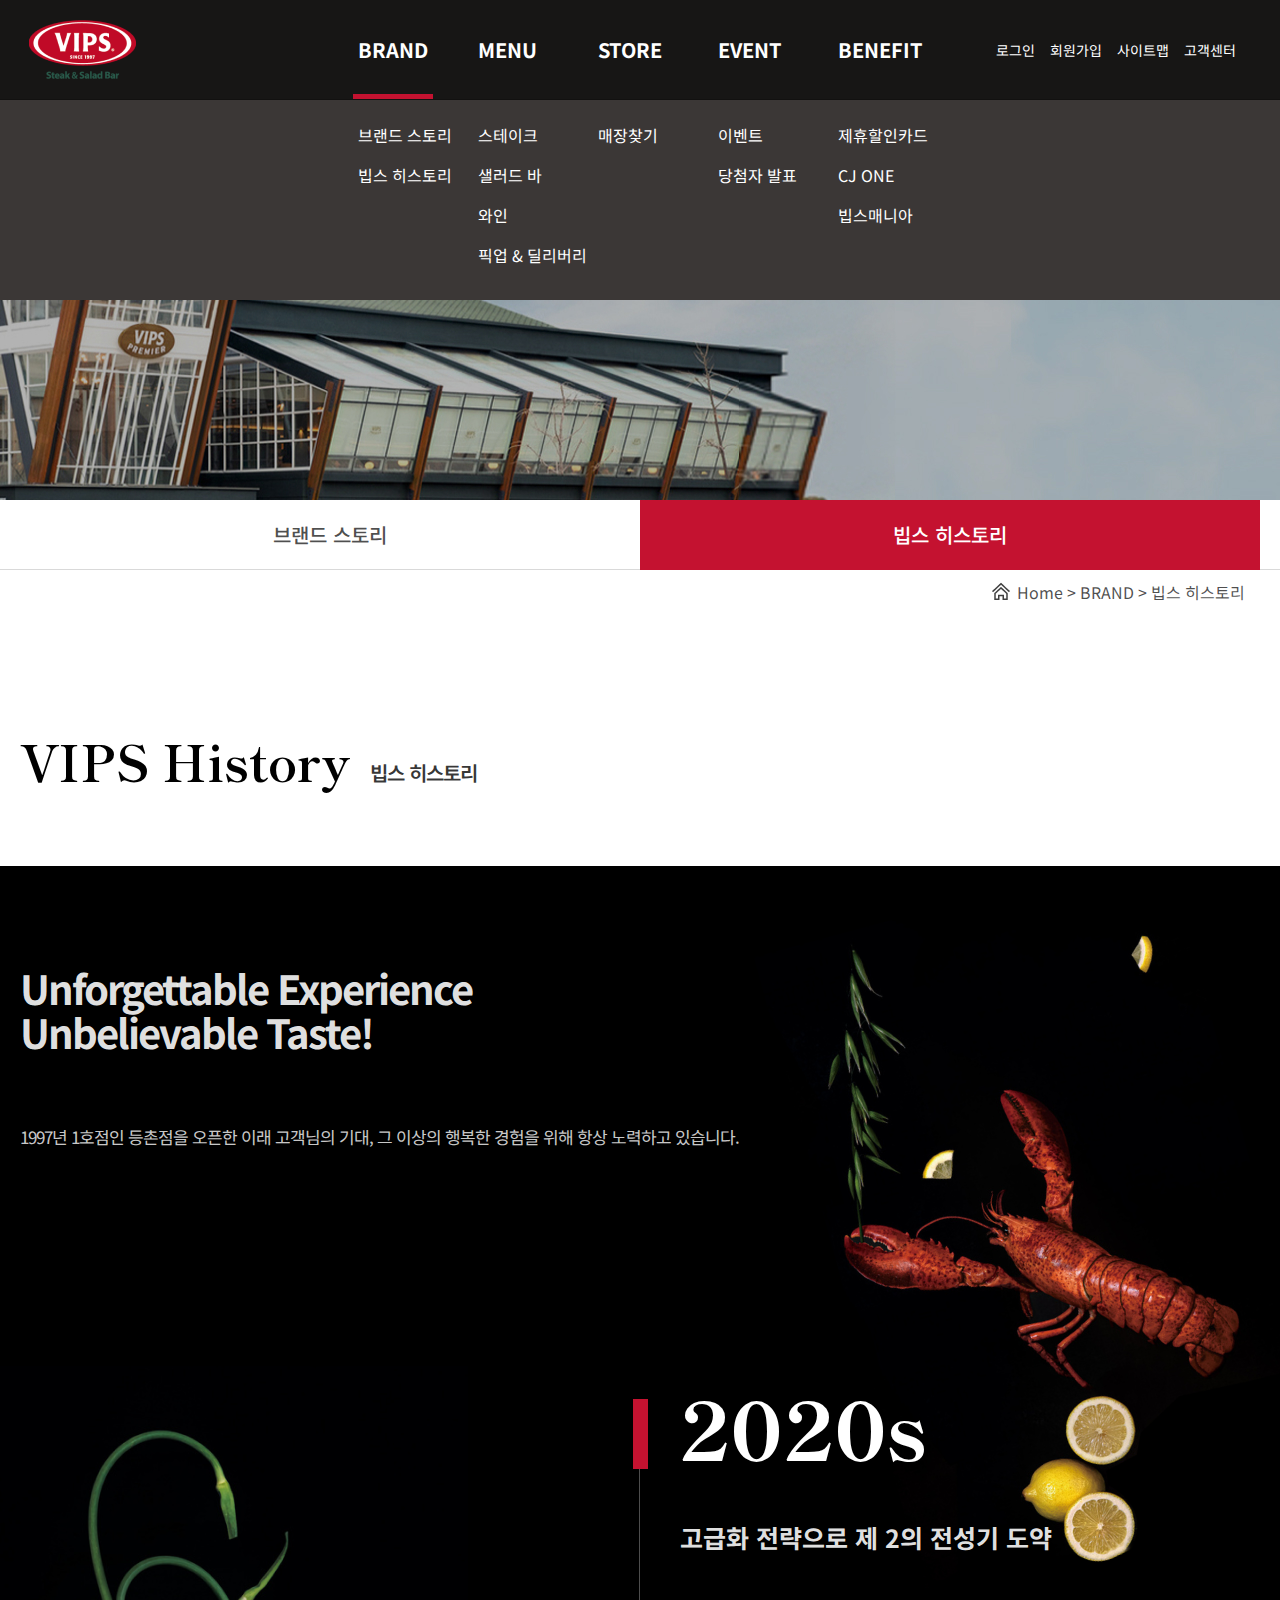
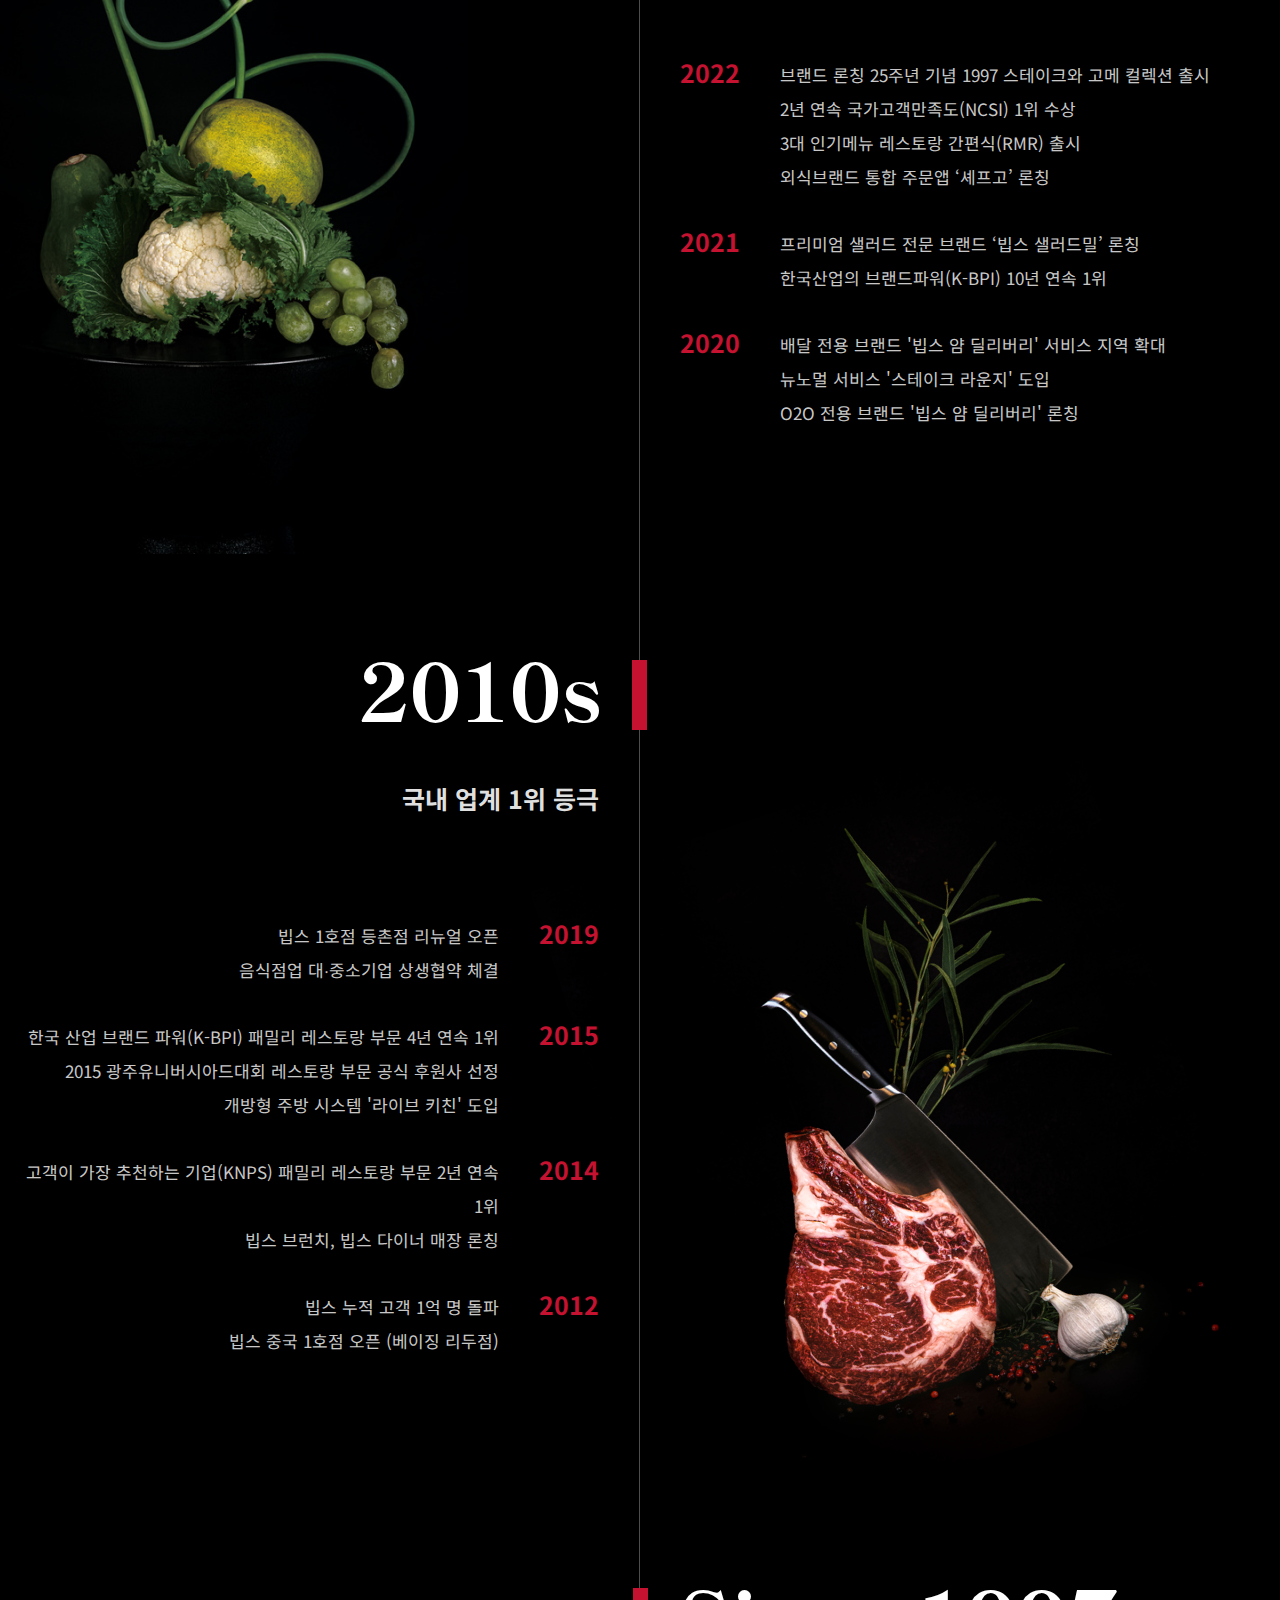
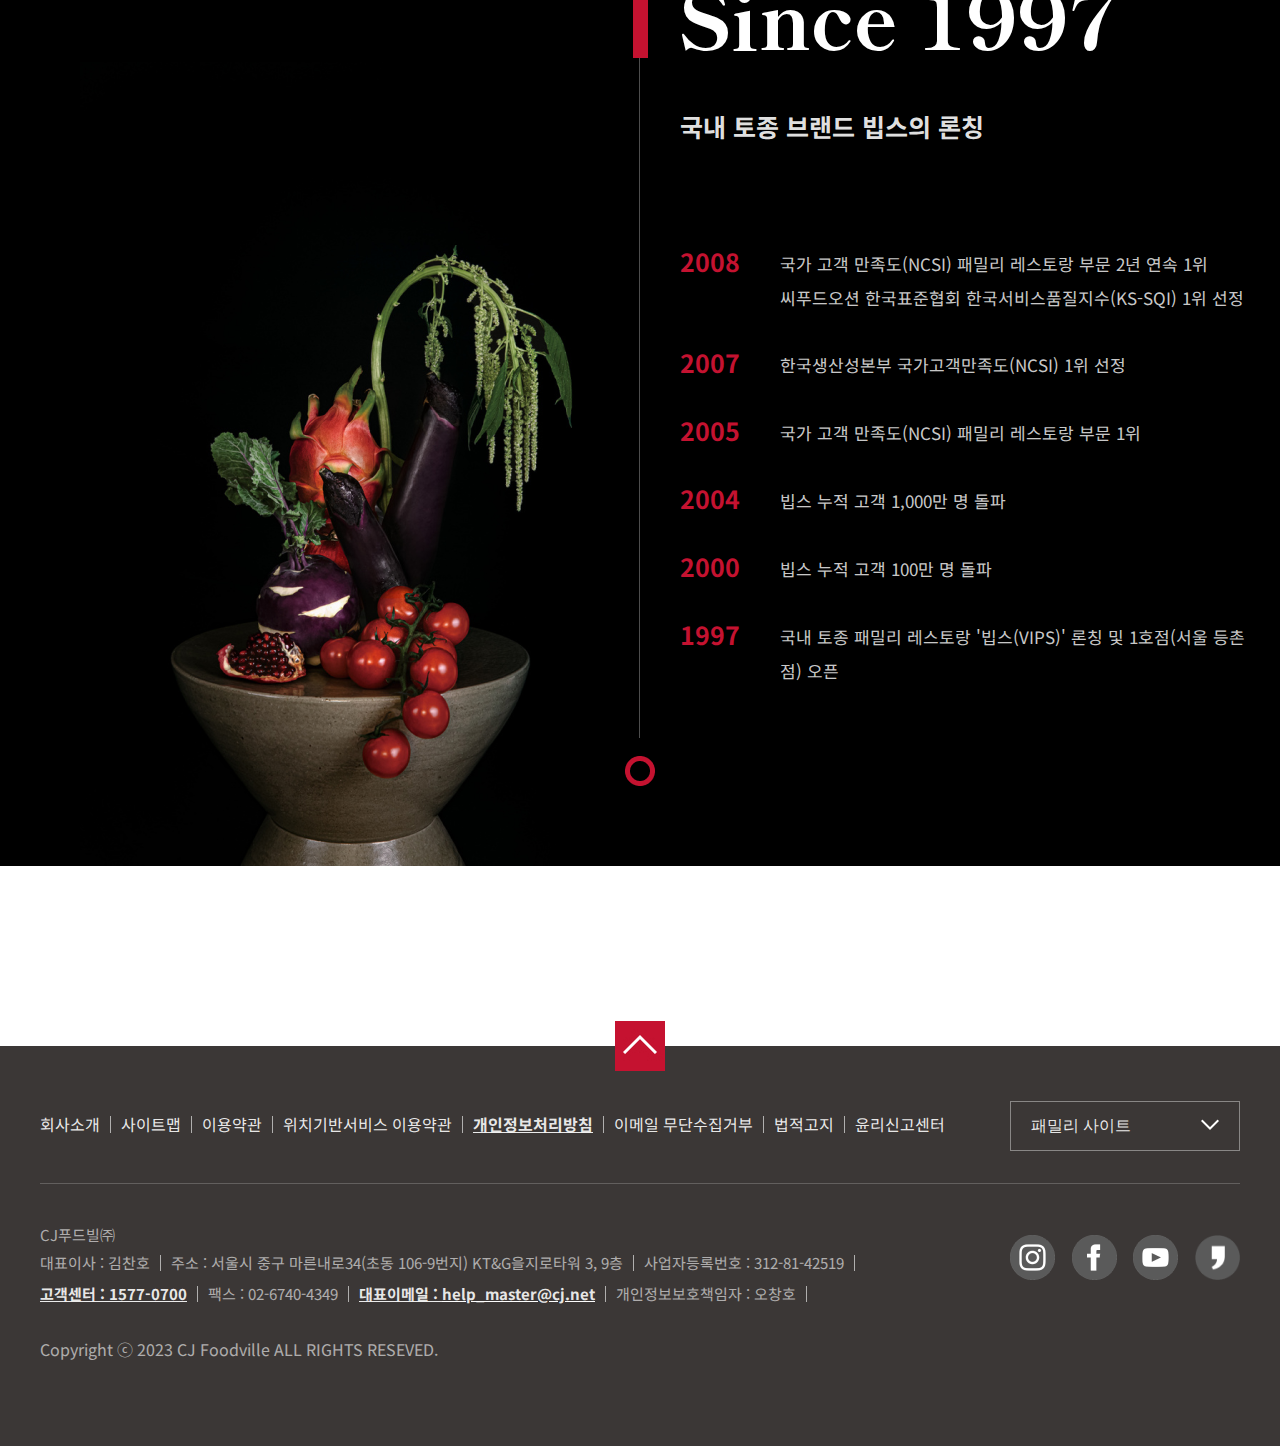
<file: sub1_2.html>
<!doctype html>
<html lang="ko">
    <head>
        <meta charset="utf-8">
        <meta name="viewport" content="width=device-width,initial-scale=1,minimum-scale=1,maximum-scale=1,user-scalable=no">
        <meta name="keywords" content="반응형 웹 가상 리뉴얼 프로젝트">
        <meta name="description" content="산업 현장에서 요구되는 웹언어 구현-가상리뉴얼 프로젝트">
        <title>빕스</title>
        <link rel="shortcut icon" type="image/png" sizes="16x16" href="images/favicon16.png">


        <!-- 7. 외부 css파일 연동 -->
        <link rel="stylesheet" type="text/css" href="css/style.css">
        <link rel="stylesheet" type="text/css" href="css/sub_style.css">

        <!-- <script src="http://code.jquery.com/jquery-1.9.0rc1.js"></script> -->
        <script src="js/code.jquery.com_jquery-3.7.1.min.js"></script>
        <script src="js/motion.js"></script>
        <script src="js/subheaderBg.js"></script>

    </head>

    <body>
        <!-- 전체서브 공통 - header -->
        <header id="header">
            <div class="header_wrap">
                <div class="header_inner">
                    <h1><a href="index.html"><img src="images/logo.png" alt="빕스"></a></h1>

                    <!-- ★반응형 웹 추가코드 (1280px 이상 해상도에서는 비표시)-->
                    <p class="nav_view_btn"><button><img src="images/nav_btn.png" alt="전역메뉴 표시"></button></p>

                    <nav>
                        <p class="nav_close_btn"><button><img src="images/nav_btn2.png" alt="전역메뉴 비표시"></button></p>

                        <ul class="gnb sub1_gnb">
                            <li>
                                <a href="sub1_1.html">BRAND</a>
                                <ul>
                                    <li><a href="sub1_1.html">브랜드 스토리</a></li>
                                    <li><a href="sub1_2.html">빕스 히스토리</a></li>
                                </ul>
                            </li>

                            <li>
                                <a href="sub2_1.html">MENU</a>
                                <ul>
                                    <li><a href="sub2_1.html">스테이크</a></li>
                                    <li><a href="sub2_2.html">샐러드 바</a></li>
                                    <li><a href="sub2_3.html">와인</a></li>
                                    <li><a href="sub2_4.html">픽업 & 딜리버리</a></li>
                                </ul>
                            </li>

                            <li>
                                <a href="sub3_1.html">STORE</a>
                                <ul>
                                    <li><a href="sub3_1.html">매장찾기</a></li>
                                </ul>
                            </li>

                            <li>
                                <a href="sub4_1.html">EVENT</a>
                                <ul>
                                    <li><a href="sub4_1.html">이벤트</a></li>
                                    <li><a href="sub4_2.html">당첨자 발표</a></li>
                                </ul>
                            </li>

                            <li>
                                <a href="sub5_1.html">BENEFIT</a>
                                <ul>
                                    <li><a href="sub5_1.html">제휴할인카드</a></li>
                                    <li><a href="sub5_2.html">CJ ONE</a></li>
                                    <li><a href="sub5_3.html">빕스매니아</a></li>
                                </ul>
                            </li>
                        </ul>
                    </nav>

                    <ul class="top_util">
                        <li><a href="#">로그인</a></li>
                        <li><a href="https://www.cjone.com/cjmweb/join.do?coopco_cd=7020&brnd_cd=2040&mcht_no=&coop_return_url=" target="_blank">회원가입</a></li>
                        <li><a href="#">사이트맵</a></li>
                        <li><a href="#">고객센터</a></li>
                    </ul>
                </div>
            </div>
        </header>

        <div id="sub_container">
            <!-- 전체서브 공통 - visual -->
            <h2>Brand</h2> 
            <div class="sub_visual brand_bg">
                <div class="sub_visual_wrap vipshistory_visualtext">
                    <h3>BRAND</h3>
                </div>
            </div>

            <!-- 전체서브 공통 - lnb -->
            <div class="lnb"> 
                <div class="lnb_wrap vipshistory_lnb">
                    <ul>
                        <li><a href="sub1_1.html">브랜드 스토리</a></li>
                        <li><a href="sub1_2.html">빕스 히스토리</a></li>
                    </ul>
                </div>
            </div>
            <div class="sub_root sub1_2root">Home > BRAND > 빕스 히스토리</div>

            <div class="sub_content history_content">
                <div class="subcontent_title history_title">
                    <h4>VIPS History</h4>
                    <p>빕스 히스토리</p>
                </div>

                <div class="history_info">
                    <div class="history_wrap">
                        <p>Unforgettable Experience<br>
                            Unbelievable Taste!</p>
                        <p>1997년 1호점인 등촌점을 오픈한 이래 고객님의 기대, 그 이상의 행복한 경험을 위해 항상 노력하고 있습니다.</p>

                        <div class="history_info1">

                            <p><strong>2020s</strong></p>
                            <p>고급화 전략으로 제 2의 전성기 도약</p>

                            <ol>
                                <li>
                                    <p><b>2022</b></p>                                    
                                    <p>
                                        브랜드 론칭 25주년 기념 1997 스테이크와 고메 컬렉션 출시<br>
                                        2년 연속 국가고객만족도(NCSI) 1위 수상<br>
                                        3대 인기메뉴 레스토랑 간편식(RMR) 출시<br>
                                        외식브랜드 통합 주문앱 ‘셰프고’ 론칭
                                    </p>
                                </li>

                                <li>
                                    <p><b>2021</b></p>     
                                    <p>
                                        프리미엄 샐러드 전문 브랜드 ‘빕스 샐러드밀’ 론칭<br>
                                        한국산업의 브랜드파워(K-BPI) 10년 연속 1위
                                    </p>
                                </li>

                                <li>
                                    <p><b>2020</b></p>     
                                    <p>
                                        배달 전용 브랜드 '빕스 얌 딜리버리' 서비스 지역 확대<br>
                                        뉴노멀 서비스 '스테이크 라운지' 도입<br>
                                        O2O 전용 브랜드 '빕스 얌 딜리버리' 론칭
                                    </p>
                                </li>
                            </ol>
                        </div>

                        <div class="history_info2">

                            <p><strong>2010s</strong></p>
                            <p>국내 업계 1위 등극</p>

                            <ol>
                                <li>                           
                                    <p>
                                        빕스 1호점 등촌점 리뉴얼 오픈<br>
                                        음식점업 대∙중소기업 상생협약 체결
                                    </p>
                                    <p><b>2019</b></p>  
                                </li>

                                <li>
                                    <p>
                                        한국 산업 브랜드 파워(K-BPI) 패밀리 레스토랑 부문 4년 연속 1위<br>
                                        2015 광주유니버시아드대회 레스토랑 부문 공식 후원사 선정<br> 
                                        개방형 주방 시스템 '라이브 키친' 도입
                                    </p>
                                    <p><b>2015</b></p>   
                                </li>

                                <li>
                                    <p>
                                        고객이 가장 추천하는 기업(KNPS) 패밀리 레스토랑 부문 2년 연속 1위<br>
                                        빕스 브런치, 빕스 다이너 매장 론칭
                                    </p>
                                    <p><b>2014</b></p>   
                                </li>

                                <li>                           
                                    <p>
                                        빕스 누적 고객 1억 명 돌파<br>
                                        빕스 중국 1호점 오픈 (베이징 리두점)
                                    </p>
                                    <p><b>2012</b></p>  
                                </li>
                            </ol>
                        </div>

                        <div class="history_info3">

                            <p><strong>Since 1997</strong></p>
                            <p>국내 토종 브랜드 빕스의 론칭</p>

                            <ol>
                                <li>
                                    <p><b>2008</b></p>                                    
                                    <p>
                                        국가 고객 만족도(NCSI) 패밀리 레스토랑 부문 2년 연속 1위<br>
                                        씨푸드오션 한국표준협회 한국서비스품질지수(KS-SQI) 1위 선정
                                    </p>
                                </li>

                                <li>
                                    <p><b>2007</b></p>     
                                    <p>
                                        한국생산성본부 국가고객만족도(NCSI) 1위 선정
                                    </p>
                                </li>

                                <li>
                                    <p><b>2005</b></p>     
                                    <p>
                                        국가 고객 만족도(NCSI) 패밀리 레스토랑 부문 1위
                                    </p>
                                </li>

                                <li>
                                    <p><b>2004</b></p>     
                                    <p>
                                        빕스 누적 고객 1,000만 명 돌파
                                    </p>
                                </li>

                                <li>
                                    <p><b>2000</b></p>     
                                    <p>
                                        빕스 누적 고객 100만 명 돌파
                                    </p>
                                </li>

                                <li>
                                    <p><b>1997</b></p>     
                                    <p>
                                        국내 토종 패밀리 레스토랑 '빕스(VIPS)' 론칭 및 1호점(서울 등촌점) 오픈
                                    </p>
                                </li>
                            </ol>
                        </div>                 
                    </div>
                </div>
            </div>
        </div>

        <footer id="footer"> 
            <div class="footer_wrap">

                <!--0. top_move{ position: absolute; left:50%; margin: -25px 0 0 -25px;  }-->
                <p class="top_move"><button><img src="images/footer_top_btn.jpg" alt="웹문서 상단으로 이동"></button></p>

                <!--1-->
                <div class="footer_top">

                    <ul>
                        <li><a href="#">회사소개</a></li>
                        <li><a href="#">사이트맵</a></li>
                        <li><a href="#">이용약관</a></li>
                        <li><a href="#">위치기반서비스 이용약관</a></li>
                        <li><a href="#"><b>개인정보처리방침</b></a></li>
                        <li><a href="#">이메일 무단수집거부</a></li>
                        <li><a href="#">법적고지</a></li>
                        <li><a href="#">윤리신고센터</a></li>
                    </ul>

                    <div class="familysite">
                        <p><button>패밀리 사이트</button></p>
                        <ul>
                            <li><a href="https://www.cjfoodville.co.kr/main.asp" target="_blank">CJ푸드빌</a></li>
                            <li><a href="https://www.tlj.co.kr:7008/index.asp" target="_blank">뚜레쥬르</a></li>
                            <li><a href="https://www.italiantheplace.co.kr:7022/" target="_blank">더플레이스</a></li>
                            <li><a href="https://www.cheiljemyunso.co.kr:7014/main.asp" target="_blank">제일제면소</a></li>
                            <li><a href="https://www.ngrill.co.kr:7025/index.html" target="_blank">N그릴</a></li>
                            <li><a href="https://www.nseoultower.co.kr:8501/index.asp" target="_blank">N서울타워</a></li>
                        </ul>
                    </div>
                </div>

                <!--2-->
                <div class="footer_middle">

                    <p>CJ푸드빌㈜</p>
                    <!-- 
                        div{float:left; display:flex; flex-wrap:wrap; }
                        div>*:not(:first-child){ border-right:1px solid rgba(255,255,255,0.7); margin-right:10px; padding-right:10px;    }
                    -->
                    <div>
                        <p>대표이사 : 김찬호</p>
                        <address>주소 : 서울시 중구 마른내로34(초동 106-9번지) KT&G을지로타워 3, 9층</address>
                        <p>사업자등록번호 : 312-81-42519</p>
                        <p><b>고객센터 : 1577-0700</b></p>
                        <p>팩스 : 02-6740-4349</p>
                        <p><b>대표이메일 : <a href="mailto:help_master@cj.net">help_master@cj.net</a></b></p>
                        <p>개인정보보호책임자 : 오창호</p>
                    </div>

                    <!-- sns:float:right;-->
                    <ul class="sns">
                        <li><a href="#" target="_blank"><img src="images/footer_icon1.png" alt="인스타그램"></a></li>
                        <li><a href="https://www.facebook.com/ivips" target="_blank"><img src="images/footer_icon2.png" alt="페이스북"></a></li>
                        <li><a href="https://www.youtube.com/@VIPS" target="_blank"><img src="images/footer_icon3.png" alt="유투브"></a></li>
                        <li><a href="#" target="_blank"><img src="images/footer_icon4.png" alt="카카오톡"></a></li>
                    </ul>

                </div>

                <!--3-->
                <p>Copyright ⓒ 2023 CJ Foodville ALL RIGHTS RESEVED.</p>

            </div>
        </footer>
    </body>
</html>
</file>
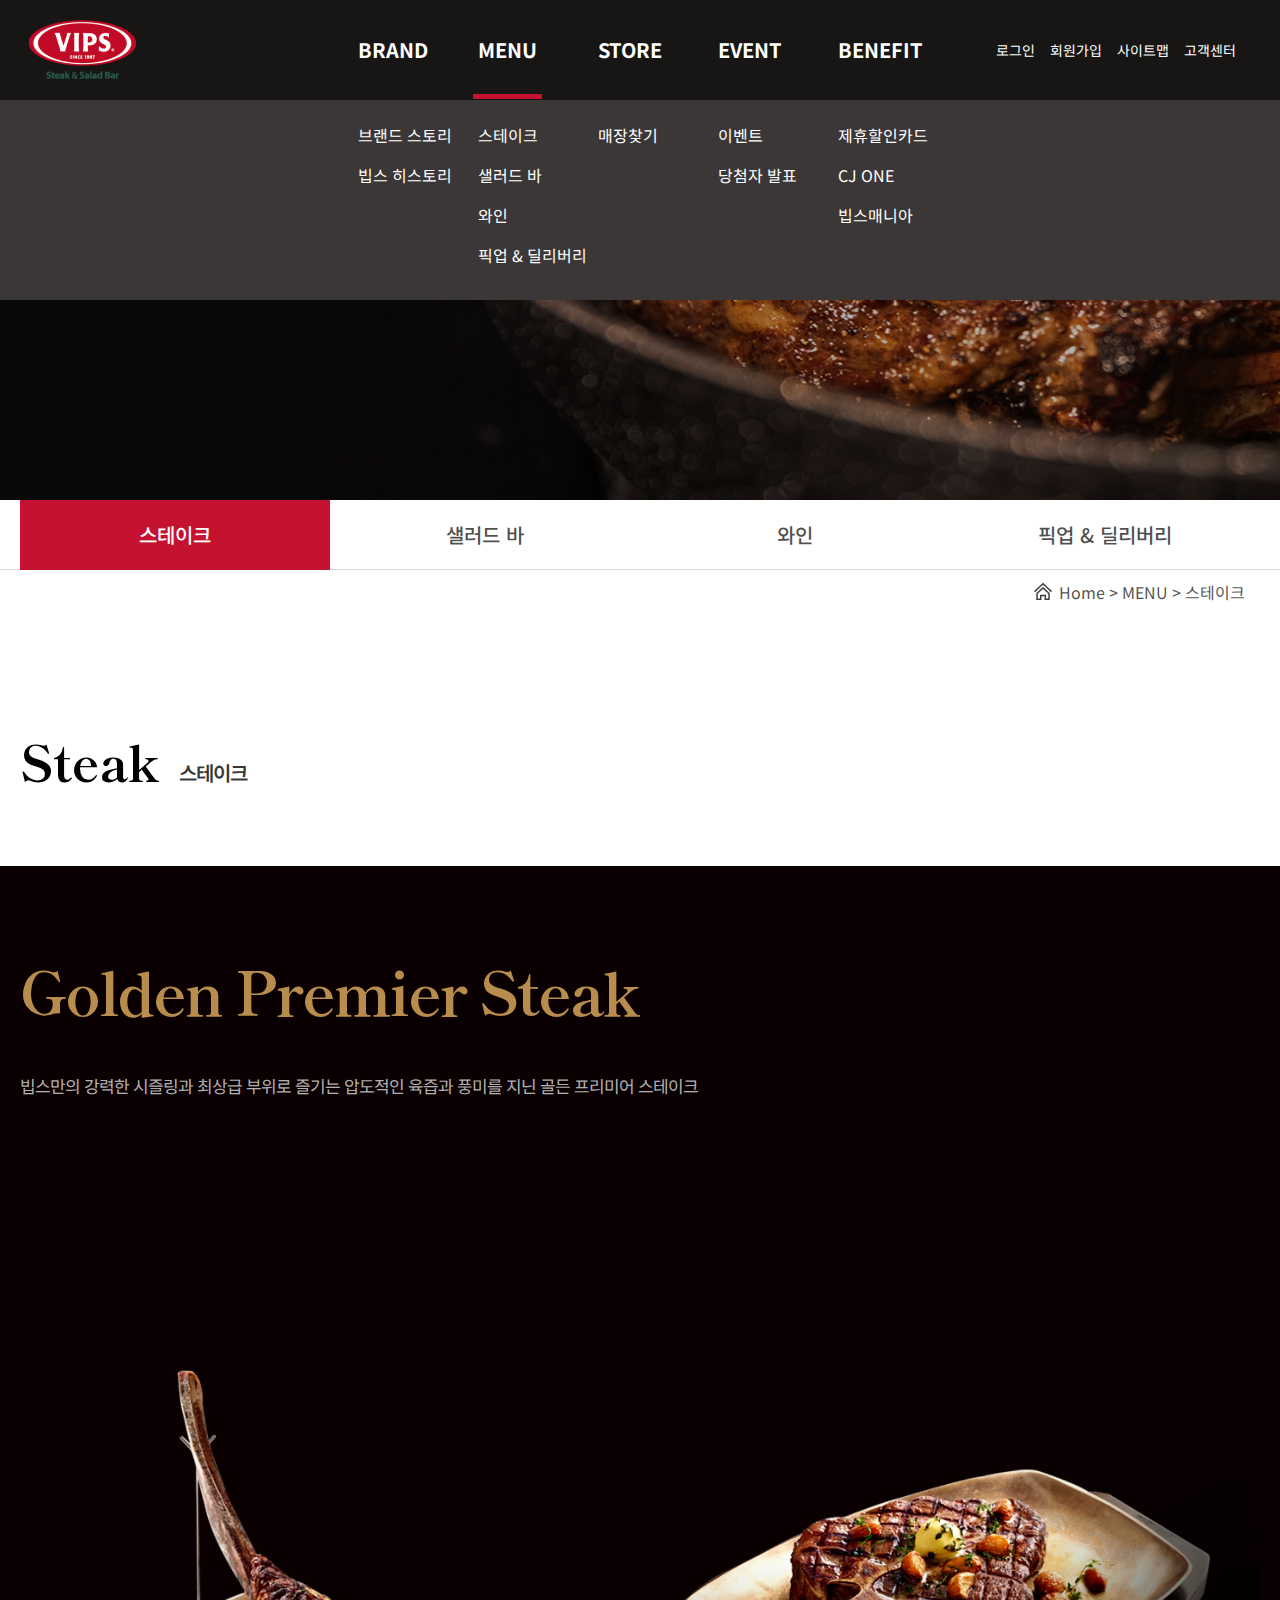
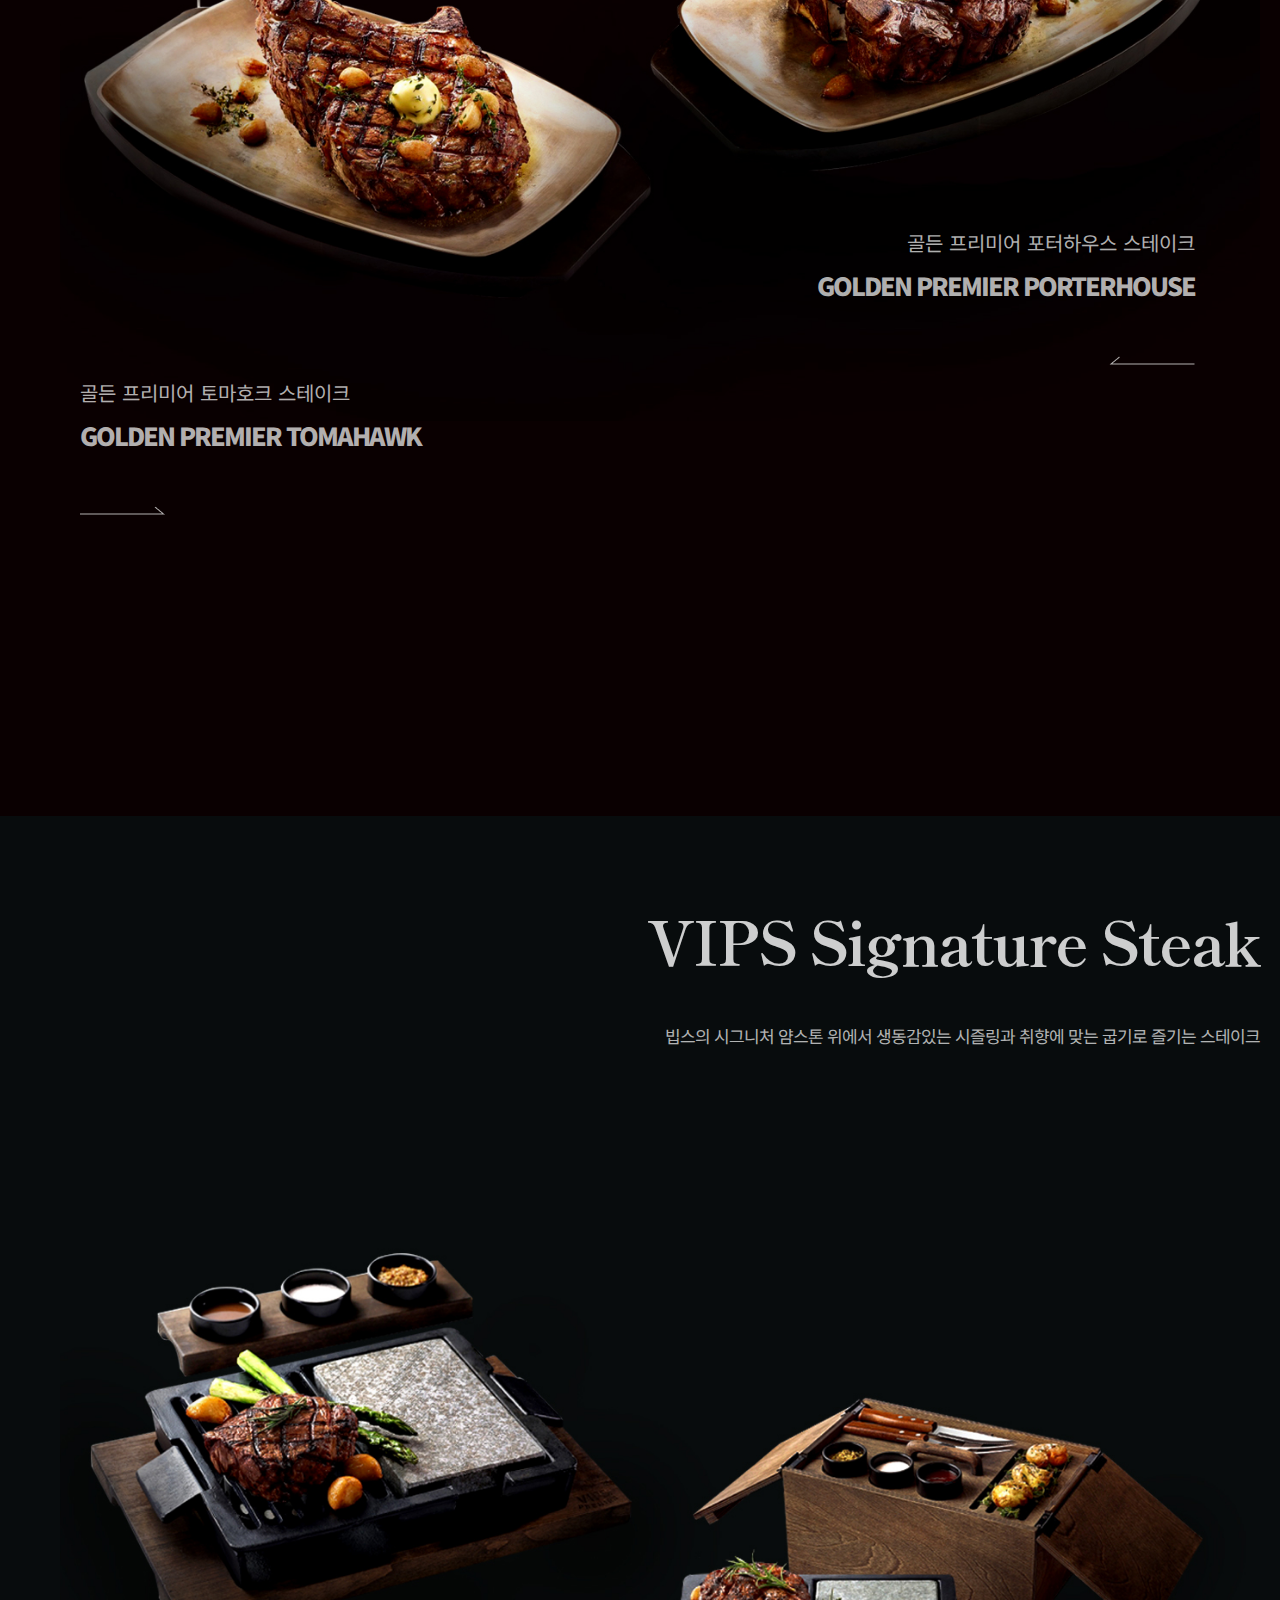
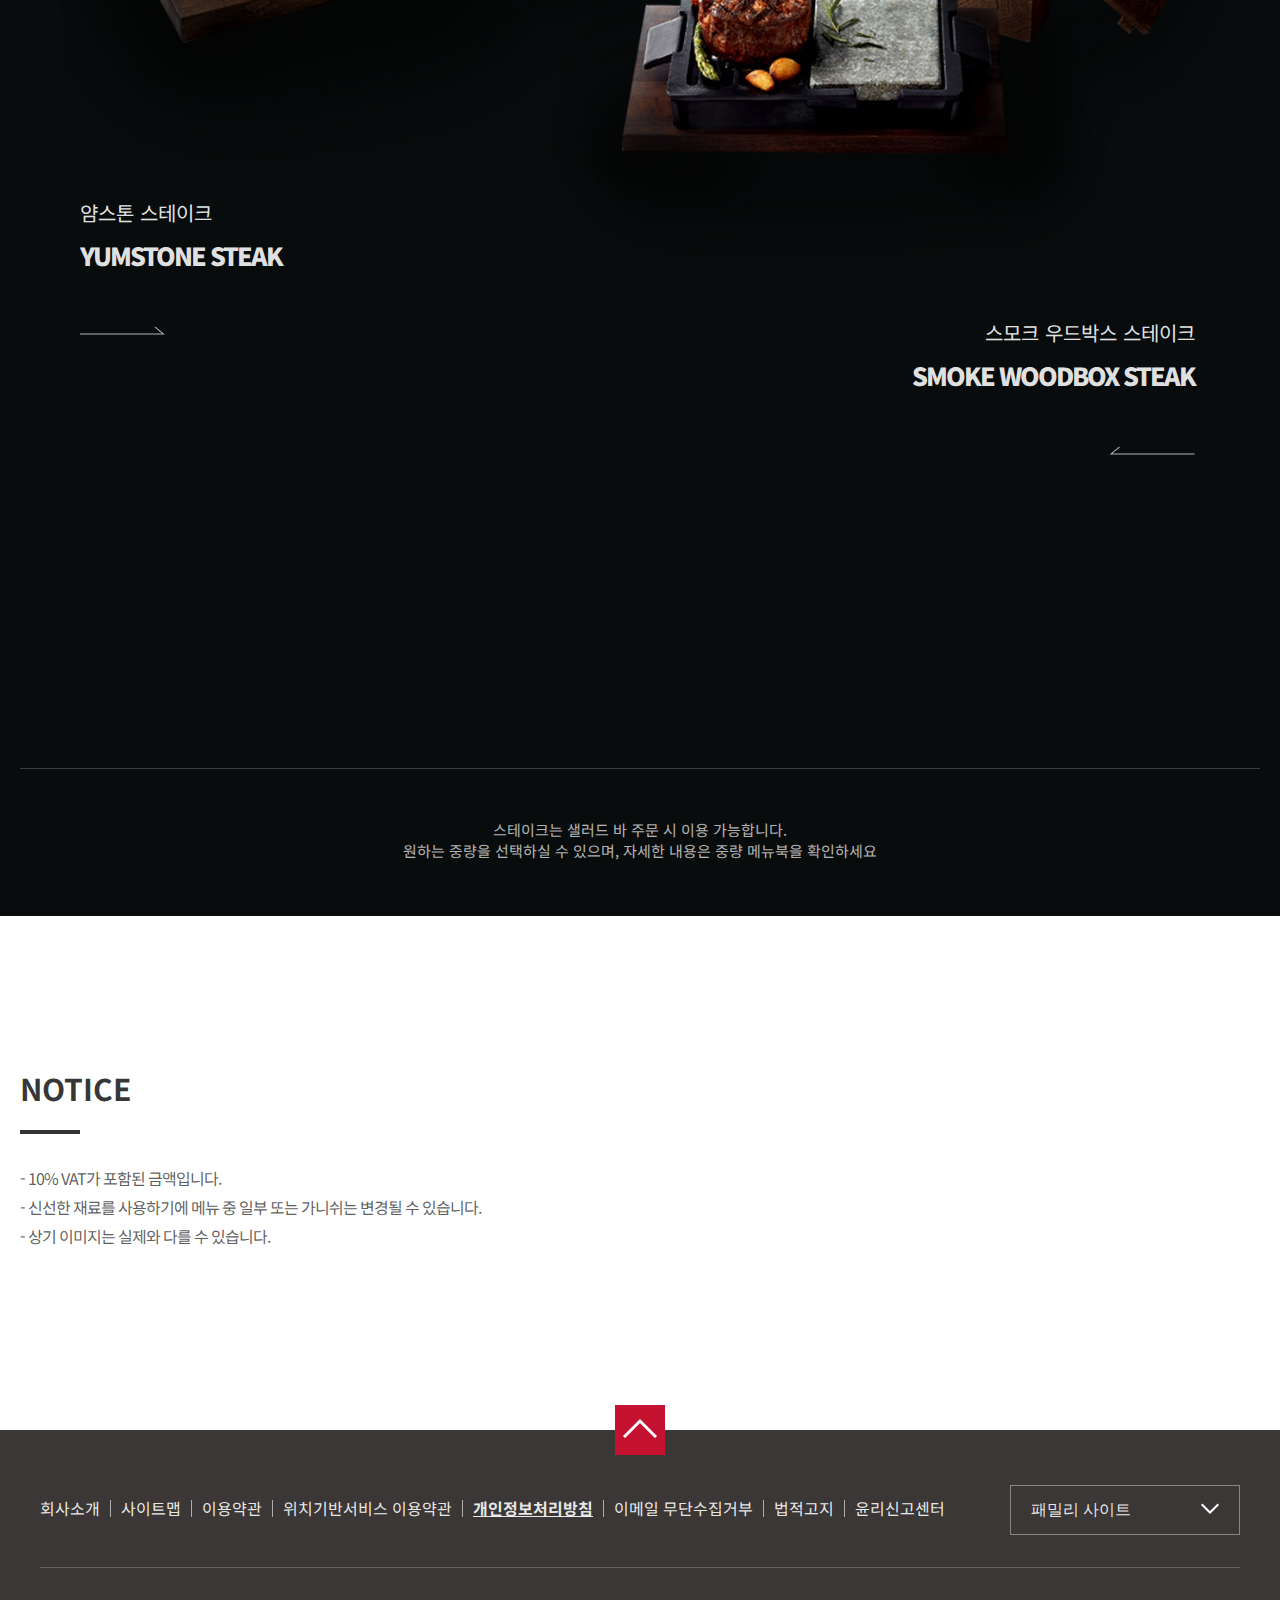
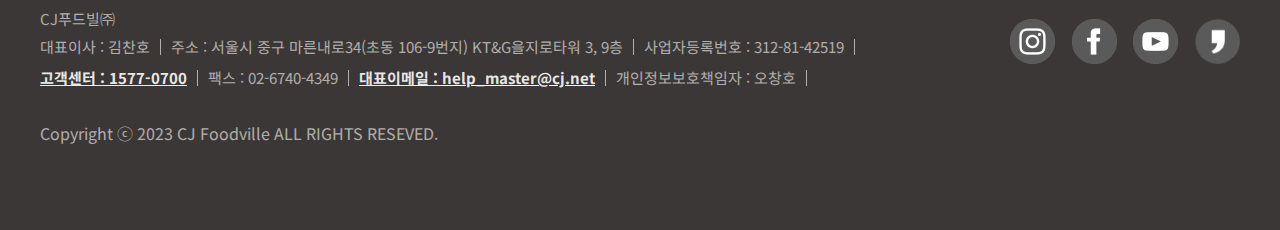
<file: sub2_1.html>
<!doctype html>
<html lang="ko">
    <head>
        <meta charset="utf-8">
        <meta name="viewport" content="width=device-width,initial-scale=1,minimum-scale=1,maximum-scale=1,user-scalable=no">
        <meta name="keywords" content="반응형 웹 가상 리뉴얼 프로젝트">
        <meta name="description" content="산업 현장에서 요구되는 웹언어 구현-가상리뉴얼 프로젝트">
        <title>빕스</title>
        <link rel="shortcut icon" type="image/png" sizes="16x16" href="images/favicon16.png">


        <!-- 7. 외부 css파일 연동 -->
        <link rel="stylesheet" type="text/css" href="css/style.css">
        <link rel="stylesheet" type="text/css" href="css/sub_style.css">

        <!-- <script src="http://code.jquery.com/jquery-1.9.0rc1.js"></script> -->
        <script src="js/code.jquery.com_jquery-3.7.1.min.js"></script>
        <script src="js/motion.js"></script>
        <script src="js/subheaderBg.js"></script>

    </head>

    <body>
        <!-- 전체서브 공통 - header -->
        <header id="header">
            <div class="header_wrap">
                <div class="header_inner">
                    <h1><a href="index.html"><img src="images/logo.png" alt="빕스"></a></h1>

                    <!-- ★반응형 웹 추가코드 (1280px 이상 해상도에서는 비표시)-->
                    <p class="nav_view_btn"><button><img src="images/nav_btn.png" alt="전역메뉴 표시"></button></p>

                    <nav>
                        <p class="nav_close_btn"><button><img src="images/nav_btn2.png" alt="전역메뉴 비표시"></button></p>

                        <ul class="gnb sub2_gnb">
                            <li>
                                <a href="sub1_1.html">BRAND</a>
                                <ul>
                                    <li><a href="sub1_1.html">브랜드 스토리</a></li>
                                    <li><a href="sub1_2.html">빕스 히스토리</a></li>
                                </ul>
                            </li>

                            <li>
                                <a href="sub2_1.html">MENU</a>
                                <ul>
                                    <li><a href="sub2_1.html">스테이크</a></li>
                                    <li><a href="sub2_2.html">샐러드 바</a></li>
                                    <li><a href="sub2_3.html">와인</a></li>
                                    <li><a href="sub2_4.html">픽업 & 딜리버리</a></li>
                                </ul>
                            </li>

                            <li>
                                <a href="sub3_1.html">STORE</a>
                                <ul>
                                    <li><a href="sub3_1.html">매장찾기</a></li>
                                </ul>
                            </li>

                            <li>
                                <a href="sub4_1.html">EVENT</a>
                                <ul>
                                    <li><a href="sub4_1.html">이벤트</a></li>
                                    <li><a href="sub4_2.html">당첨자 발표</a></li>
                                </ul>
                            </li>

                            <li>
                                <a href="sub5_1.html">BENEFIT</a>
                                <ul>
                                    <li><a href="sub5_1.html">제휴할인카드</a></li>
                                    <li><a href="sub5_2.html">CJ ONE</a></li>
                                    <li><a href="sub5_3.html">빕스매니아</a></li>
                                </ul>
                            </li>
                        </ul>
                    </nav>

                    <ul class="top_util">
                        <li><a href="#">로그인</a></li>
                        <li><a href="https://www.cjone.com/cjmweb/join.do?coopco_cd=7020&brnd_cd=2040&mcht_no=&coop_return_url=" target="_blank">회원가입</a></li>
                        <li><a href="#">사이트맵</a></li>
                        <li><a href="#">고객센터</a></li>
                    </ul>
                </div>
            </div>
        </header>

        <div id="sub_container">
            <!-- 전체서브 공통 - visual -->
            <h2>MENU</h2> 
            <div class="sub_visual steak_bg">
                <div class="sub_visual_wrap steak_visualtext">
                    <h3>MENU</h3>
                </div>
            </div>
            
            <!-- 전체서브 공통 - lnb -->
            <div class="steak_lnb"> 
                <div class="steak_lnb_wrap">
                    <ul>
                        <li><a href="sub2_1.html">스테이크</a></li>
                        <li><a href="sub2_2.html">샐러드 바</a></li>
                        <li><a href="sub2_3.html">와인</a></li>
                        <li><a href="sub2_4.html">픽업 & 딜리버리</a></li>
                    </ul>
                </div>
            </div>
            <div class="sub2_1root">Home > MENU > 스테이크</div>

            <div class="sub_content steak_content">
                <div class="subcontent_title">
                    <h4>Steak</h4>
                    <p>스테이크</p>
                </div>

                <div class="steak1">
                    <div class="steak1_wrap">
                        <p><strong>Golden Premier Steak</strong></p>
                        <p>빕스만의 강력한 시즐링과 최상급 부위로 즐기는 압도적인 육즙과 풍미를 지닌 골든 프리미어 스테이크</p>

                        <div class="steak1_menu">
                            <div class="steak1_menu1">
                                
                                <p>골든 프리미어 토마호크 스테이크</p>
                                <p><b>GOLDEN PREMIER TOMAHAWK</b></p>
                                <p>
                                    <button>
                                        <img src="sub_images/sub_more_btn1.png" alt="골든 프리미어 토마호크 스테이크 정보 더보기">
                                        <div class="steakinfo1_bottom">
                                            <div class="steakinfo1_wrap">
                                                <p>탄성을 자아내는 두툼함과 압도적인 풍미가 돋보이는<br>
                                                    토마호크 스테이크
                                                </p>
                                                <p>소고기 : 미국산</p>
                                                <p>100g 당 <b>19,000원</b></p>
                                                <p>스테이크 당 600~1,000g 정도의 중량입니다.</p>
                                            </div>
                                        </div>
                                    </button>
                                 </p>
                                
                            </div>

                            <div class="steak1_menu2">
                                <p>골든 프리미어 포터하우스 스테이크</p>
                                <p><b>GOLDEN PREMIER PORTERHOUSE</b></p>
                                <p>
                                    <button>
                                        <img src="sub_images/sub_more_btn2.png" alt="골든 프리미어 포터하우스 스테이크 정보 더보기">
                                        <div class="steakinfo1_bottom steakinfo1menu2_bottom">
                                            <div class="steakinfo1_wrap ">
                                                <p>담백하고 부드러운 안심과 마블링의 리치하고<br>
                                                    고소한맛의 등심 두가지를 맛볼 수 있는<br>
                                                    포터하우스 스테이크
                                                </p>
                                                <p>소고기 : 미국산</p>
                                                <p>100g 당 <b>18,000원</b></p>
                                                <p>스테이크 당 700~850g 정도의 중량입니다.</p>
                                            </div>
                                        </div>
                                    </button>
                                </p>
                            </div>
                        </div>
                    </div>
                </div>

                <div class="steak2">
                    <div class="steak2_wrap">
                        <p><strong>VIPS Signature Steak</strong></p>
                        <p>빕스의 시그니처 얌스톤 위에서 생동감있는 시즐링과
                            취향에 맞는 굽기로 즐기는 스테이크</p>

                        <div class="steak2_menu">
                            <div class="steak2_menu1">
                                <p>얌스톤 스테이크</p>
                                <p><b>YUMSTONE STEAK</b></p>
                                <p>
                                    <button>
                                        <img src="sub_images/sub_more_btn1.png" alt="얌스톤 스테이크 정보 더보기">
                                        <div class="steakinfo2_bottom steakinfo2menu1_bottom">
                                            <div class="steakinfo2_wrap ">
                                                <p>뜨거운 얌스톤 위에서 직접 구우며<br>
                                                    마지막 한 점까지 따뜻하게 즐기는 1인 스테이크
                                                </p>
                                                <p>소고기 : 호주산</p>
                                                <ul>
                                                    <li>
                                                        <p>안심 150g</p>
                                                        <p><b>27,500원</b></p>
                                                    </li>
                                                    <li>
                                                        <p>꽃등심 220g</p>
                                                        <p><b>26,500원</b></p>
                                                    </li>
                                                    <li>
                                                        <p>채끝 210g</p>
                                                        <p><b>25,500원</b></p>
                                                    </li>
                                                </ul>
                                            </div>
                                        </div>
                                    </button>
                                </p>
                            </div>

                            <div class="steak2_menu2">
                                <p>스모크 우드박스 스테이크</p>
                                <p><b>SMOKE WOODBOX STEAK</b></p>
                                <p>
                                    <button>
                                        <img src="sub_images/sub_more_btn2.png" alt="스모크 우드박스 스테이크 정보 더보기">
                                        <div class="steakinfo2_bottom steakinfo2menu2_bottom">
                                            <div class="steakinfo2_wrap ">
                                                <p>참나무 스모크 레이어링으로 깊고 진하게<br>
                                                    완성한 빕스 시그니처 2인 스테이크
                                                </p>
                                                <p>소고기 : 호주산</p>
                                                <ul>
                                                    <li>
                                                        <p>안심 260g</p>
                                                        <p><b>44,500원</b></p>
                                                    </li>
                                                    <li>
                                                        <p>꽃등심 400g</p>
                                                        <p><b>42,500원</b></p>
                                                    </li>
                                                    <li>
                                                        <p>채끝 350g</p>
                                                        <p><b>40,500원</b></p>
                                                    </li>
                                                </ul>
                                            </div>
                                        </div>
                                    </button>
                                </p>
                            </div>
                        </div>

                        <p>스테이크는 샐러드 바 주문 시 이용 가능합니다.<br>
                            원하는 중량을 선택하실 수 있으며, 자세한 내용은 중량 메뉴북을 확인하세요</p>
                    </div>
                </div>

                <div class="bottom_notice">
                    <p>NOTICE</p>
                    <p>
                        - 10% VAT가 포함된 금액입니다.<br>
                        - 신선한 재료를 사용하기에 메뉴 중 일부 또는 가니쉬는 변경될 수 있습니다.<br>
                        - 상기 이미지는 실제와 다를 수 있습니다.
                    </p>
                </div>
            </div>
        </div>

        <footer id="footer"> 
            <div class="footer_wrap">

                <!--0. top_move{ position: absolute; left:50%; margin: -25px 0 0 -25px;  }-->
                <p class="top_move"><button><img src="images/footer_top_btn.jpg" alt="웹문서 상단으로 이동"></button></p>

                <!--1-->
                <div class="footer_top">

                    <ul>
                        <li><a href="#">회사소개</a></li>
                        <li><a href="#">사이트맵</a></li>
                        <li><a href="#">이용약관</a></li>
                        <li><a href="#">위치기반서비스 이용약관</a></li>
                        <li><a href="#"><b>개인정보처리방침</b></a></li>
                        <li><a href="#">이메일 무단수집거부</a></li>
                        <li><a href="#">법적고지</a></li>
                        <li><a href="#">윤리신고센터</a></li>
                    </ul>

                    <div class="familysite">
                        <p><button>패밀리 사이트</button></p>
                        <ul>
                            <li><a href="https://www.cjfoodville.co.kr/main.asp" target="_blank">CJ푸드빌</a></li>
                            <li><a href="https://www.tlj.co.kr:7008/index.asp" target="_blank">뚜레쥬르</a></li>
                            <li><a href="https://www.italiantheplace.co.kr:7022/" target="_blank">더플레이스</a></li>
                            <li><a href="https://www.cheiljemyunso.co.kr:7014/main.asp" target="_blank">제일제면소</a></li>
                            <li><a href="https://www.ngrill.co.kr:7025/index.html" target="_blank">N그릴</a></li>
                            <li><a href="https://www.nseoultower.co.kr:8501/index.asp" target="_blank">N서울타워</a></li>
                        </ul>
                    </div>
                </div>

                <!--2-->
                <div class="footer_middle">

                    <p>CJ푸드빌㈜</p>
                    <!-- 
                        div{float:left; display:flex; flex-wrap:wrap; }
                        div>*:not(:first-child){ border-right:1px solid rgba(255,255,255,0.7); margin-right:10px; padding-right:10px;    }
                    -->
                    <div>
                        <p>대표이사 : 김찬호</p>
                        <address>주소 : 서울시 중구 마른내로34(초동 106-9번지) KT&G을지로타워 3, 9층</address>
                        <p>사업자등록번호 : 312-81-42519</p>
                        <p><b>고객센터 : 1577-0700</b></p>
                        <p>팩스 : 02-6740-4349</p>
                        <p><b>대표이메일 : <a href="mailto:help_master@cj.net">help_master@cj.net</a></b></p>
                        <p>개인정보보호책임자 : 오창호</p>
                    </div>

                    <!-- sns:float:right;-->
                    <ul class="sns">
                        <li><a href="#" target="_blank"><img src="images/footer_icon1.png" alt="인스타그램"></a></li>
                        <li><a href="https://www.facebook.com/ivips" target="_blank"><img src="images/footer_icon2.png" alt="페이스북"></a></li>
                        <li><a href="https://www.youtube.com/@VIPS" target="_blank"><img src="images/footer_icon3.png" alt="유투브"></a></li>
                        <li><a href="#" target="_blank"><img src="images/footer_icon4.png" alt="카카오톡"></a></li>
                    </ul>

                </div>

                <!--3-->
                <p>Copyright ⓒ 2023 CJ Foodville ALL RIGHTS RESEVED.</p>

            </div>
        </footer>

    </body>
</html>
</file>
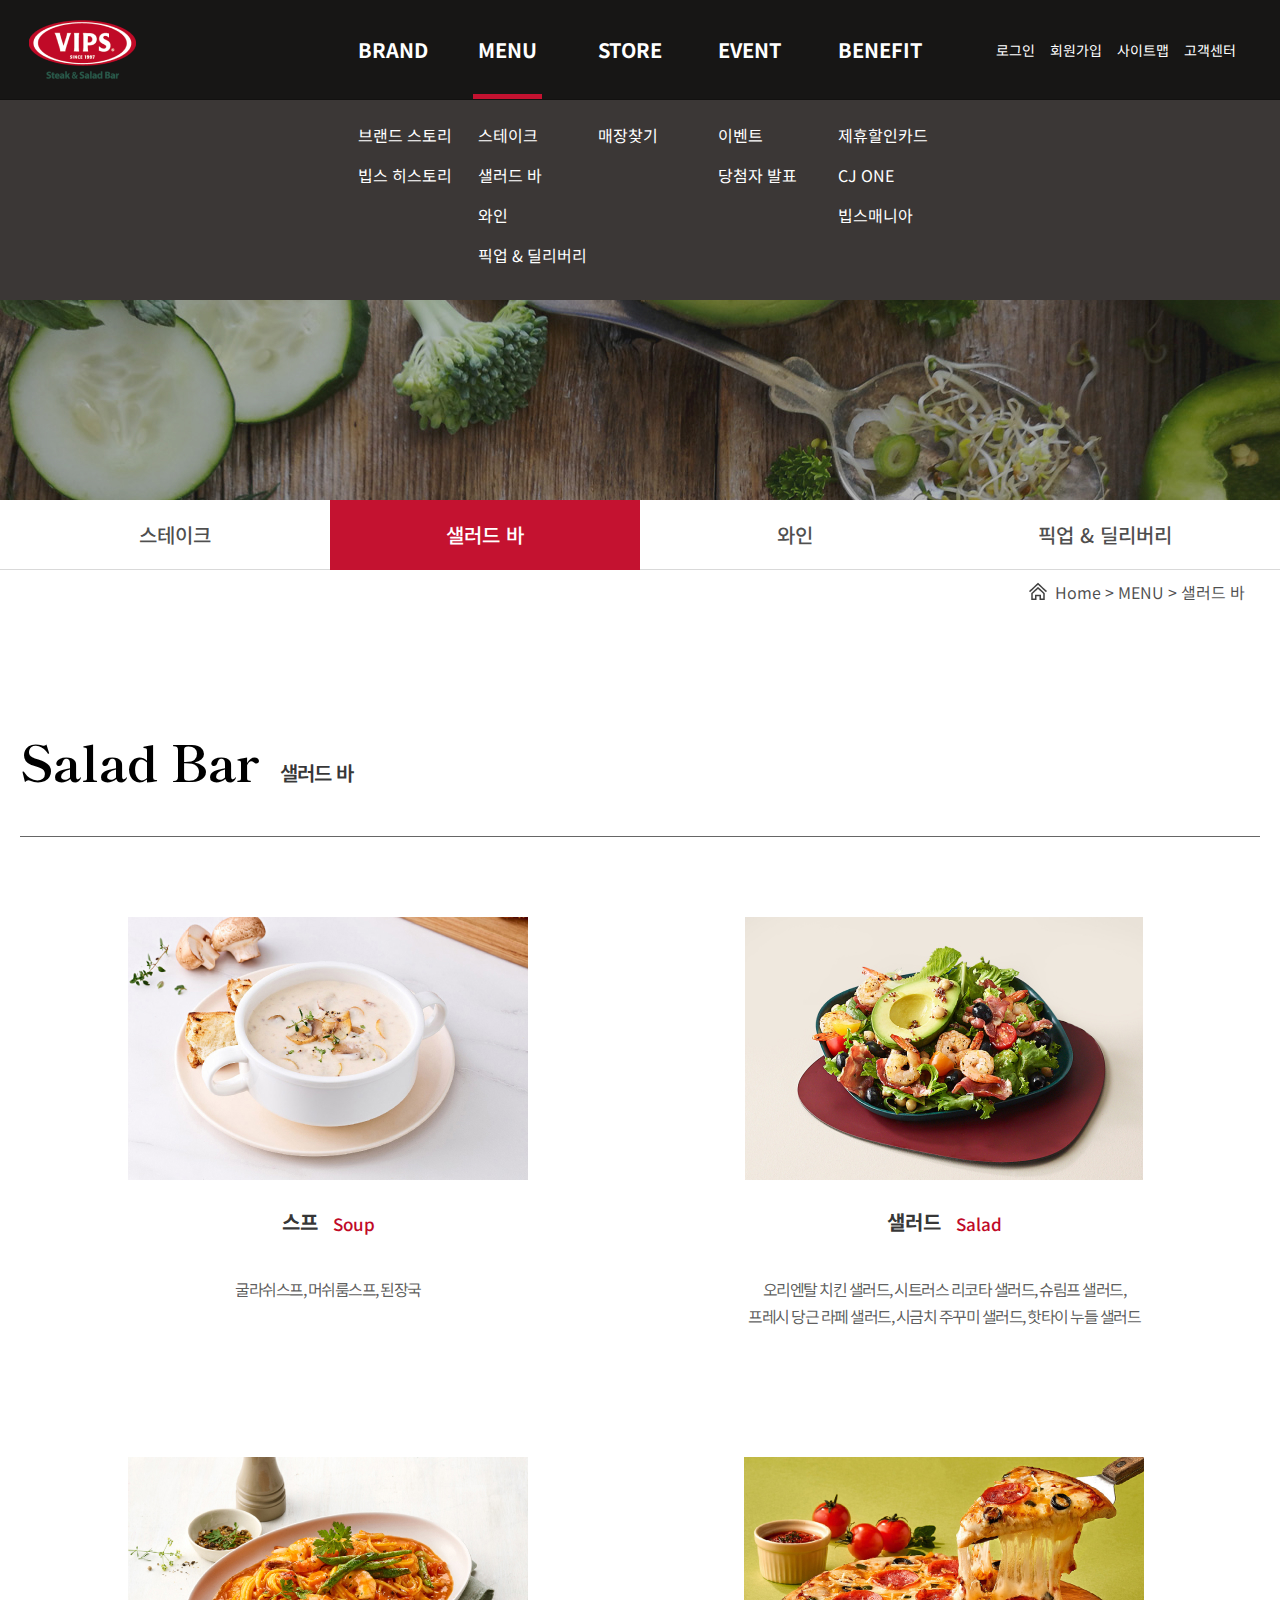
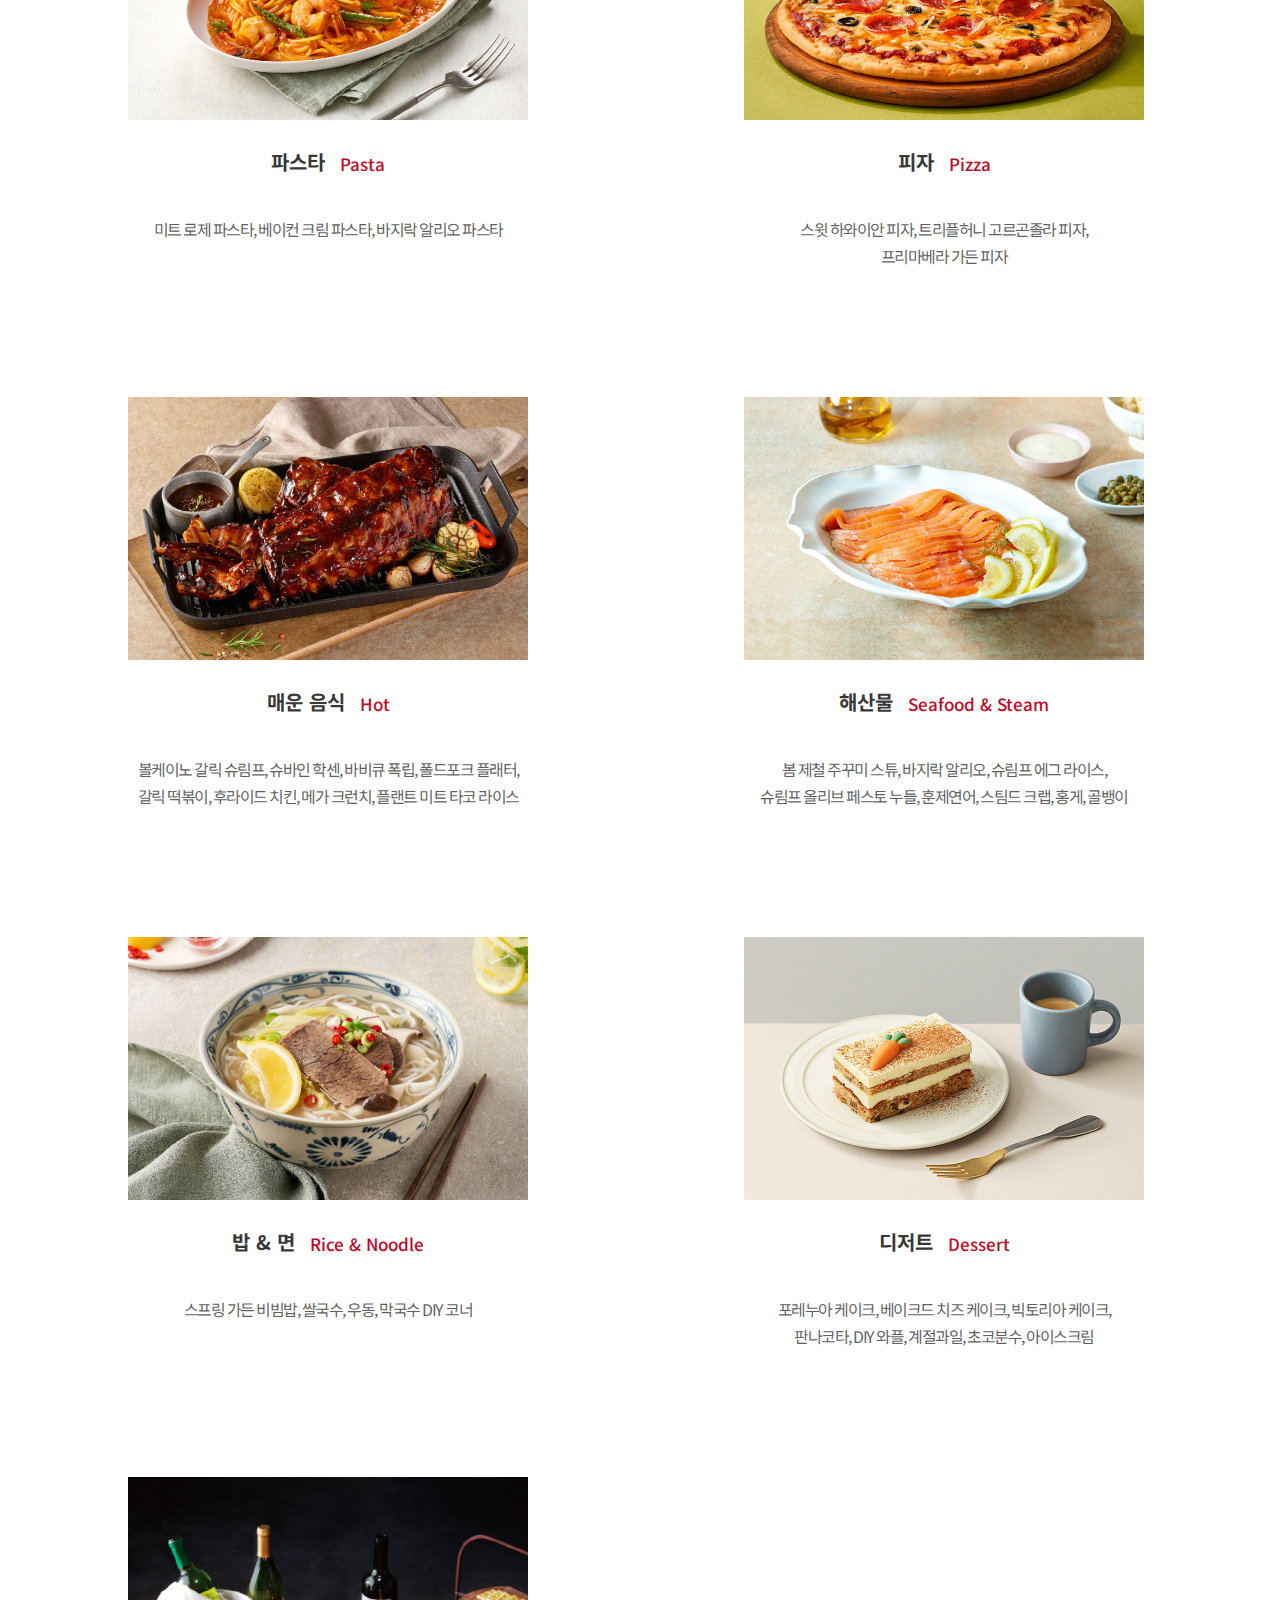
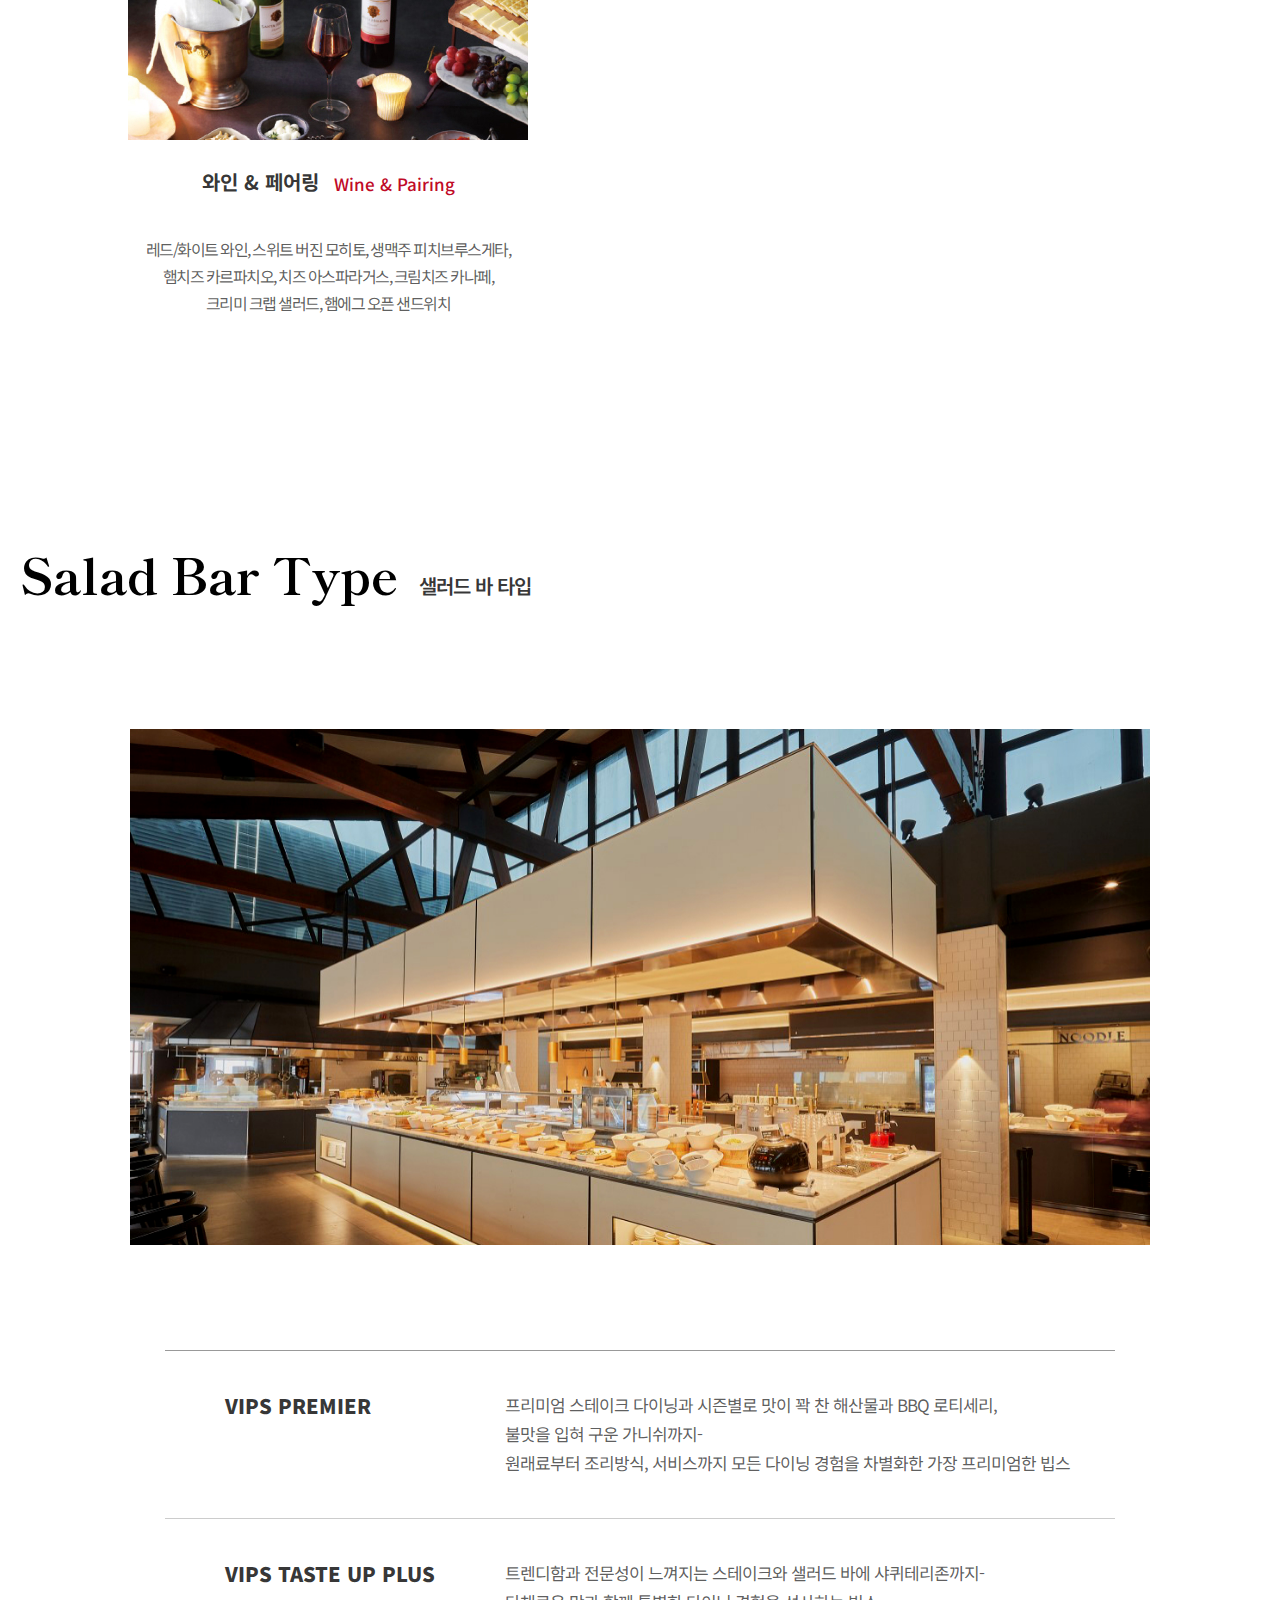
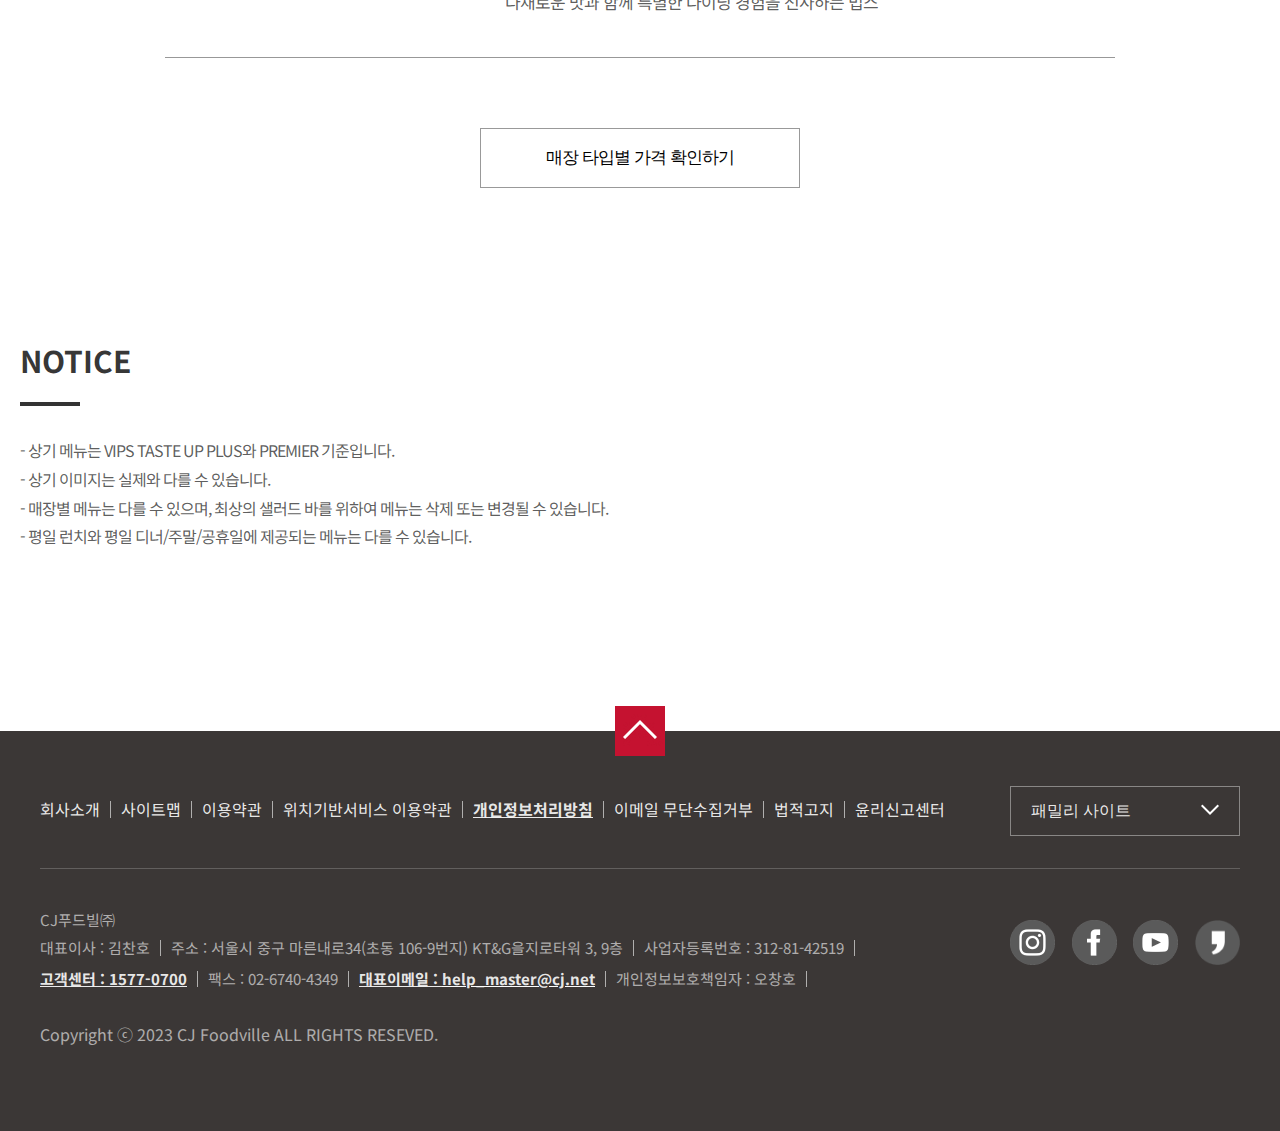
<file: sub2_2.html>
<!doctype html>
<html lang="ko">
    <head>
        <meta charset="utf-8">
        <meta name="viewport" content="width=device-width,initial-scale=1,minimum-scale=1,maximum-scale=1,user-scalable=no">
        <meta name="keywords" content="반응형 웹 가상 리뉴얼 프로젝트">
        <meta name="description" content="산업 현장에서 요구되는 웹언어 구현-가상리뉴얼 프로젝트">
        <title>빕스</title>
        <link rel="shortcut icon" type="image/png" sizes="16x16" href="images/favicon16.png">


        <!-- 7. 외부 css파일 연동 -->
        <link rel="stylesheet" type="text/css" href="css/style.css">
        <link rel="stylesheet" type="text/css" href="css/sub_style.css">

        <!-- <script src="http://code.jquery.com/jquery-1.9.0rc1.js"></script> -->
        <script src="js/code.jquery.com_jquery-3.7.1.min.js"></script>
        <script src="js/motion.js"></script>
        <script src="js/subheaderBg.js"></script>

    </head>

    <body>
        <!-- 전체서브 공통 - header -->
        <header id="header">
            <div class="header_wrap">
                <div class="header_inner">
                    <h1><a href="index.html"><img src="images/logo.png" alt="빕스"></a></h1>

                    <!-- ★반응형 웹 추가코드 (1280px 이상 해상도에서는 비표시)-->
                    <p class="nav_view_btn"><button><img src="images/nav_btn.png" alt="전역메뉴 표시"></button></p>

                    <nav>
                        <p class="nav_close_btn"><button><img src="images/nav_btn2.png" alt="전역메뉴 비표시"></button></p>

                        <ul class="gnb sub2_gnb">
                            <li>
                                <a href="sub1_1.html">BRAND</a>
                                <ul>
                                    <li><a href="sub1_1.html">브랜드 스토리</a></li>
                                    <li><a href="sub1_2.html">빕스 히스토리</a></li>
                                </ul>
                            </li>

                            <li>
                                <a href="sub2_1.html">MENU</a>
                                <ul>
                                    <li><a href="sub2_1.html">스테이크</a></li>
                                    <li><a href="sub2_2.html">샐러드 바</a></li>
                                    <li><a href="sub2_3.html">와인</a></li>
                                    <li><a href="sub2_4.html">픽업 & 딜리버리</a></li>
                                </ul>
                            </li>

                            <li>
                                <a href="sub3_1.html">STORE</a>
                                <ul>
                                    <li><a href="sub3_1.html">매장찾기</a></li>
                                </ul>
                            </li>

                            <li>
                                <a href="sub4_1.html">EVENT</a>
                                <ul>
                                    <li><a href="sub4_1.html">이벤트</a></li>
                                    <li><a href="sub4_2.html">당첨자 발표</a></li>
                                </ul>
                            </li>

                            <li>
                                <a href="sub5_1.html">BENEFIT</a>
                                <ul>
                                    <li><a href="sub5_1.html">제휴할인카드</a></li>
                                    <li><a href="sub5_2.html">CJ ONE</a></li>
                                    <li><a href="sub5_3.html">빕스매니아</a></li>
                                </ul>
                            </li>
                        </ul>
                    </nav>

                    <ul class="top_util">
                        <li><a href="#">로그인</a></li>
                        <li><a href="https://www.cjone.com/cjmweb/join.do?coopco_cd=7020&brnd_cd=2040&mcht_no=&coop_return_url=" target="_blank">회원가입</a></li>
                        <li><a href="#">사이트맵</a></li>
                        <li><a href="#">고객센터</a></li>
                    </ul>
                </div>
            </div>
        </header>

        <div id="sub_container">
            <!-- 전체서브 공통 - visual -->
            <h2>MENU</h2> 
            <div class="sub_visual salad_bg">
                <div class="sub_visual_wrap salad_visualtext">
                    <h3>MENU</h3>
                </div>
            </div>

            <!-- 전체서브 공통 - lnb -->
            <div class="salad_lnb"> 
                <div class="salad_lnb_wrap">
                    <ul>
                        <li><a href="sub2_1.html">스테이크</a></li>
                        <li><a href="sub2_2.html">샐러드 바</a></li>
                        <li><a href="sub2_3.html">와인</a></li>
                        <li><a href="sub2_4.html">픽업 & 딜리버리</a></li>
                    </ul>
                </div>
            </div>
            <div class="sub2_2root">Home > MENU > 샐러드 바</div>

            <div class="sub_content salad_content">
                <div class="saladbar_menu">
                    <div class="subcontent_title">
                        <h4>Salad Bar</h4>
                        <p>샐러드 바</p>
                    </div>

                    <ul class="salad">
                        <li class="salad_list1">
                            <div>
                                <p><b>스프</b></p>
                                <p>Soup</p>
                            </div>
                            <p>굴라쉬스프, 머쉬룸스프, 된장국</p>
                        </li>

                        <li class="salad_list2">
                            <div>
                                <p><b>샐러드</b></p>
                                <p>Salad</p>
                            </div>
                            <p>
                                오리엔탈 치킨 샐러드, 시트러스 리코타 샐러드, 슈림프 샐러드,<br> 
                                프레시 당근 라페 샐러드, 시금치 주꾸미 샐러드, 핫타이 누들 샐러드
                            </p>
                        </li>

                        <li class="salad_list3">
                            <div>
                                <p><b>파스타</b></p>
                                <p>Pasta</p>
                            </div>
                            <p>미트 로제 파스타, 베이컨 크림 파스타, 바지락 알리오 파스타</p>
                        </li>

                        <li class="salad_list4">
                            <div>
                                <p><b>피자</b></p>
                                <p>Pizza</p>
                            </div>
                            <p>
                                스윗 하와이안 피자, 트리플허니 고르곤졸라 피자,<br>
                                프리마베라 가든 피자
                            </p>
                        </li>

                        <li class="salad_list5">
                            <div>
                                <p><b>매운 음식</b></p>
                                <p>Hot</p>
                            </div>
                            <p>
                                볼케이노 갈릭 슈림프, 슈바인 학센, 바비큐 폭립, 폴드포크 플래터,<br> 
                                갈릭 떡볶이, 후라이드 치킨, 메가 크런치, 플랜트 미트 타코 라이스
                            </p>
                        </li>

                        <li class="salad_list6">
                            <div>
                                <p><b>해산물</b></p>
                                <p>Seafood & Steam</p>
                            </div>
                            <p>
                                봄 제철 주꾸미 스튜, 바지락 알리오, 슈림프 에그 라이스,<br> 
                                슈림프 올리브 페스토 누들, 훈제연어, 스팀드 크랩, 홍게, 골뱅이
                            </p>
                        </li>

                        <li class="salad_list7">
                            <div>
                                <p><b>밥 & 면</b></p>
                                <p>Rice & Noodle</p>
                            </div>
                            <p>스프링 가든 비빔밥, 쌀국수, 우동, 막국수 DIY 코너 </p>
                        </li>

                        <li class="salad_list8">
                            <div>
                                <p><b>디저트</b></p>
                                <p>Dessert</p>
                            </div>
                            <p>
                                포레누아 케이크, 베이크드 치즈 케이크, 빅토리아 케이크,<br>
                                판나코타, DIY 와플, 계절과일, 초코분수, 아이스크림
                            </p>
                        </li>

                        <li class="salad_list9">
                            <div>
                                <p><b>와인 & 페어링</b></p>
                                <p>Wine & Pairing</p>
                            </div>
                            <p>
                                레드/화이트 와인, 스위트 버진 모히토, 생맥주 피치브루스게타,<br>
                                햄치즈 카르파치오, 치즈 아스파라거스, 크림치즈 카나페,<br>
                                크리미 크랩 샐러드, 햄에그 오픈 샌드위치
                            </p>
                        </li>
                    </ul> 
                </div>

                <div class="saladbar_type">
                    <div class="subcontent_title">
                        <h4>Salad Bar Type</h4>
                        <p>샐러드 바 타입</p>
                    </div>

                    <p><img src="sub_images/sub2_2_saladbartype.jpg" alt="빕스 샐러드 바 타입"></p>

                    <ul>
                        <li>
                            <p><b>VIPS PREMIER</b></p>
                            <p>
                                프리미엄 스테이크 다이닝과 시즌별로 맛이 꽉 찬 해산물과 BBQ 로티세리,<br>
                                불맛을 입혀 구운 가니쉬까지-<br>
                                원래료부터 조리방식, 서비스까지 모든 다이닝 경험을 차별화한 가장 프리미엄한 빕스
                            </p>
                        </li>

                        <li>
                            <p><b>VIPS TASTE UP PLUS</b></p>
                            <p>
                                트렌디함과 전문성이 느껴지는 스테이크와 샐러드 바에 샤퀴테리존까지-<br> 
                                다채로운 맛과 함께 특별한 다이닝 경험을 선사하는 빕스
                            </p>
                        </li>
                    </ul>

                    <p><button>매장 타입별 가격 확인하기</button></p>
                </div>

                <div class="bottom_notice">
                    <p>NOTICE</p>
                    <p>
                        - 상기 메뉴는 VIPS TASTE UP PLUS와 PREMIER 기준입니다.<br>
                        - 상기 이미지는 실제와 다를 수 있습니다.<br>
                        - 매장별 메뉴는 다를 수 있으며, 최상의 샐러드 바를 위하여 메뉴는 삭제 또는 변경될 수 있습니다.<br>
                        - 평일 런치와 평일 디너/주말/공휴일에 제공되는 메뉴는 다를 수 있습니다.
                    </p>
                </div>
            </div>
        </div>

        <footer id="footer"> 
            <div class="footer_wrap">

                <!--0. top_move{ position: absolute; left:50%; margin: -25px 0 0 -25px;  }-->
                <p class="top_move"><button><img src="images/footer_top_btn.jpg" alt="웹문서 상단으로 이동"></button></p>

                <!--1-->
                <div class="footer_top">

                    <ul>
                        <li><a href="#">회사소개</a></li>
                        <li><a href="#">사이트맵</a></li>
                        <li><a href="#">이용약관</a></li>
                        <li><a href="#">위치기반서비스 이용약관</a></li>
                        <li><a href="#"><b>개인정보처리방침</b></a></li>
                        <li><a href="#">이메일 무단수집거부</a></li>
                        <li><a href="#">법적고지</a></li>
                        <li><a href="#">윤리신고센터</a></li>
                    </ul>

                    <div class="familysite">
                        <p><button>패밀리 사이트</button></p>
                        <ul>
                            <li><a href="https://www.cjfoodville.co.kr/main.asp" target="_blank">CJ푸드빌</a></li>
                            <li><a href="https://www.tlj.co.kr:7008/index.asp" target="_blank">뚜레쥬르</a></li>
                            <li><a href="https://www.italiantheplace.co.kr:7022/" target="_blank">더플레이스</a></li>
                            <li><a href="https://www.cheiljemyunso.co.kr:7014/main.asp" target="_blank">제일제면소</a></li>
                            <li><a href="https://www.ngrill.co.kr:7025/index.html" target="_blank">N그릴</a></li>
                            <li><a href="https://www.nseoultower.co.kr:8501/index.asp" target="_blank">N서울타워</a></li>
                        </ul>
                    </div>
                </div>

                <!--2-->
                <div class="footer_middle">

                    <p>CJ푸드빌㈜</p>
                    <!-- 
                        div{float:left; display:flex; flex-wrap:wrap; }
                        div>*:not(:first-child){ border-right:1px solid rgba(255,255,255,0.7); margin-right:10px; padding-right:10px;    }
                    -->
                    <div>
                        <p>대표이사 : 김찬호</p>
                        <address>주소 : 서울시 중구 마른내로34(초동 106-9번지) KT&G을지로타워 3, 9층</address>
                        <p>사업자등록번호 : 312-81-42519</p>
                        <p><b>고객센터 : 1577-0700</b></p>
                        <p>팩스 : 02-6740-4349</p>
                        <p><b>대표이메일 : <a href="mailto:help_master@cj.net">help_master@cj.net</a></b></p>
                        <p>개인정보보호책임자 : 오창호</p>
                    </div>

                    <!-- sns:float:right;-->
                    <ul class="sns">
                        <li><a href="#" target="_blank"><img src="images/footer_icon1.png" alt="인스타그램"></a></li>
                        <li><a href="https://www.facebook.com/ivips" target="_blank"><img src="images/footer_icon2.png" alt="페이스북"></a></li>
                        <li><a href="https://www.youtube.com/@VIPS" target="_blank"><img src="images/footer_icon3.png" alt="유투브"></a></li>
                        <li><a href="#" target="_blank"><img src="images/footer_icon4.png" alt="카카오톡"></a></li>
                    </ul>

                </div>

                <!--3-->
                <p>Copyright ⓒ 2023 CJ Foodville ALL RIGHTS RESEVED.</p>

            </div>
        </footer>

    </body>
</html>
</file>
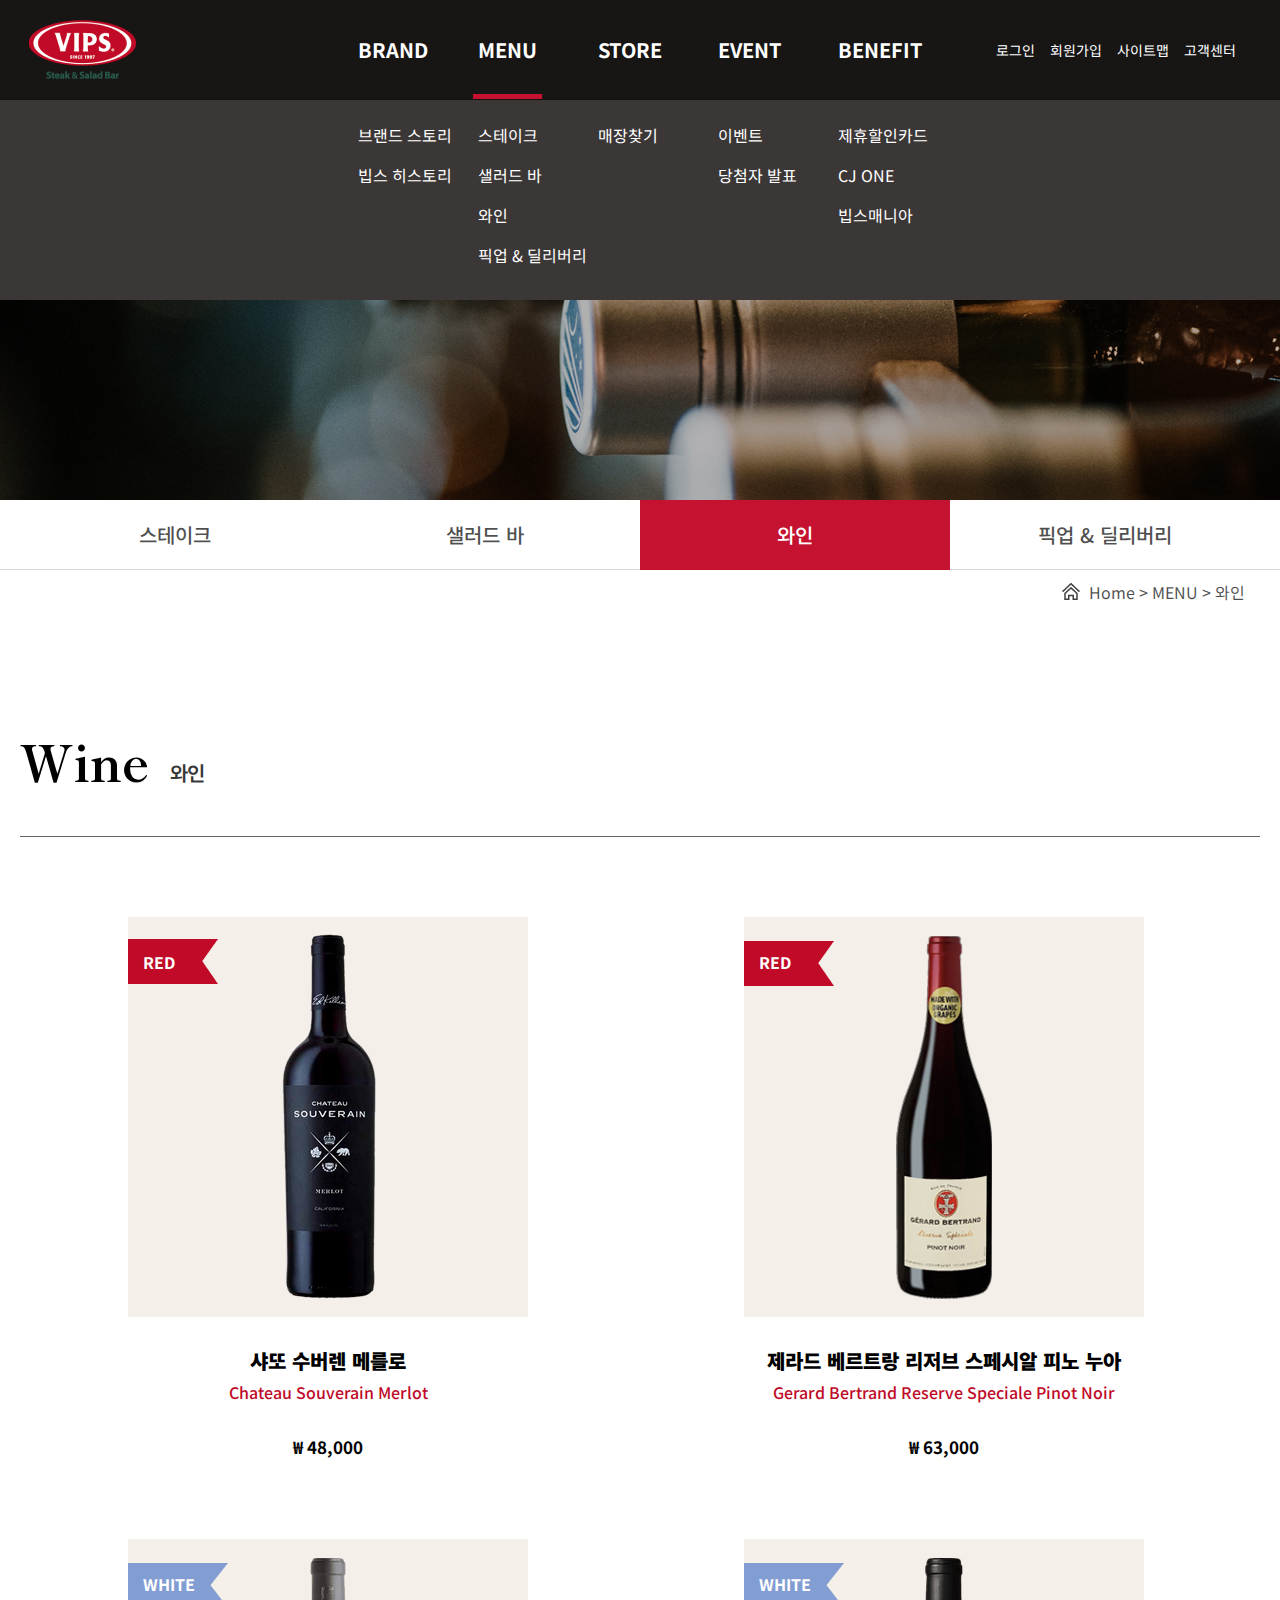
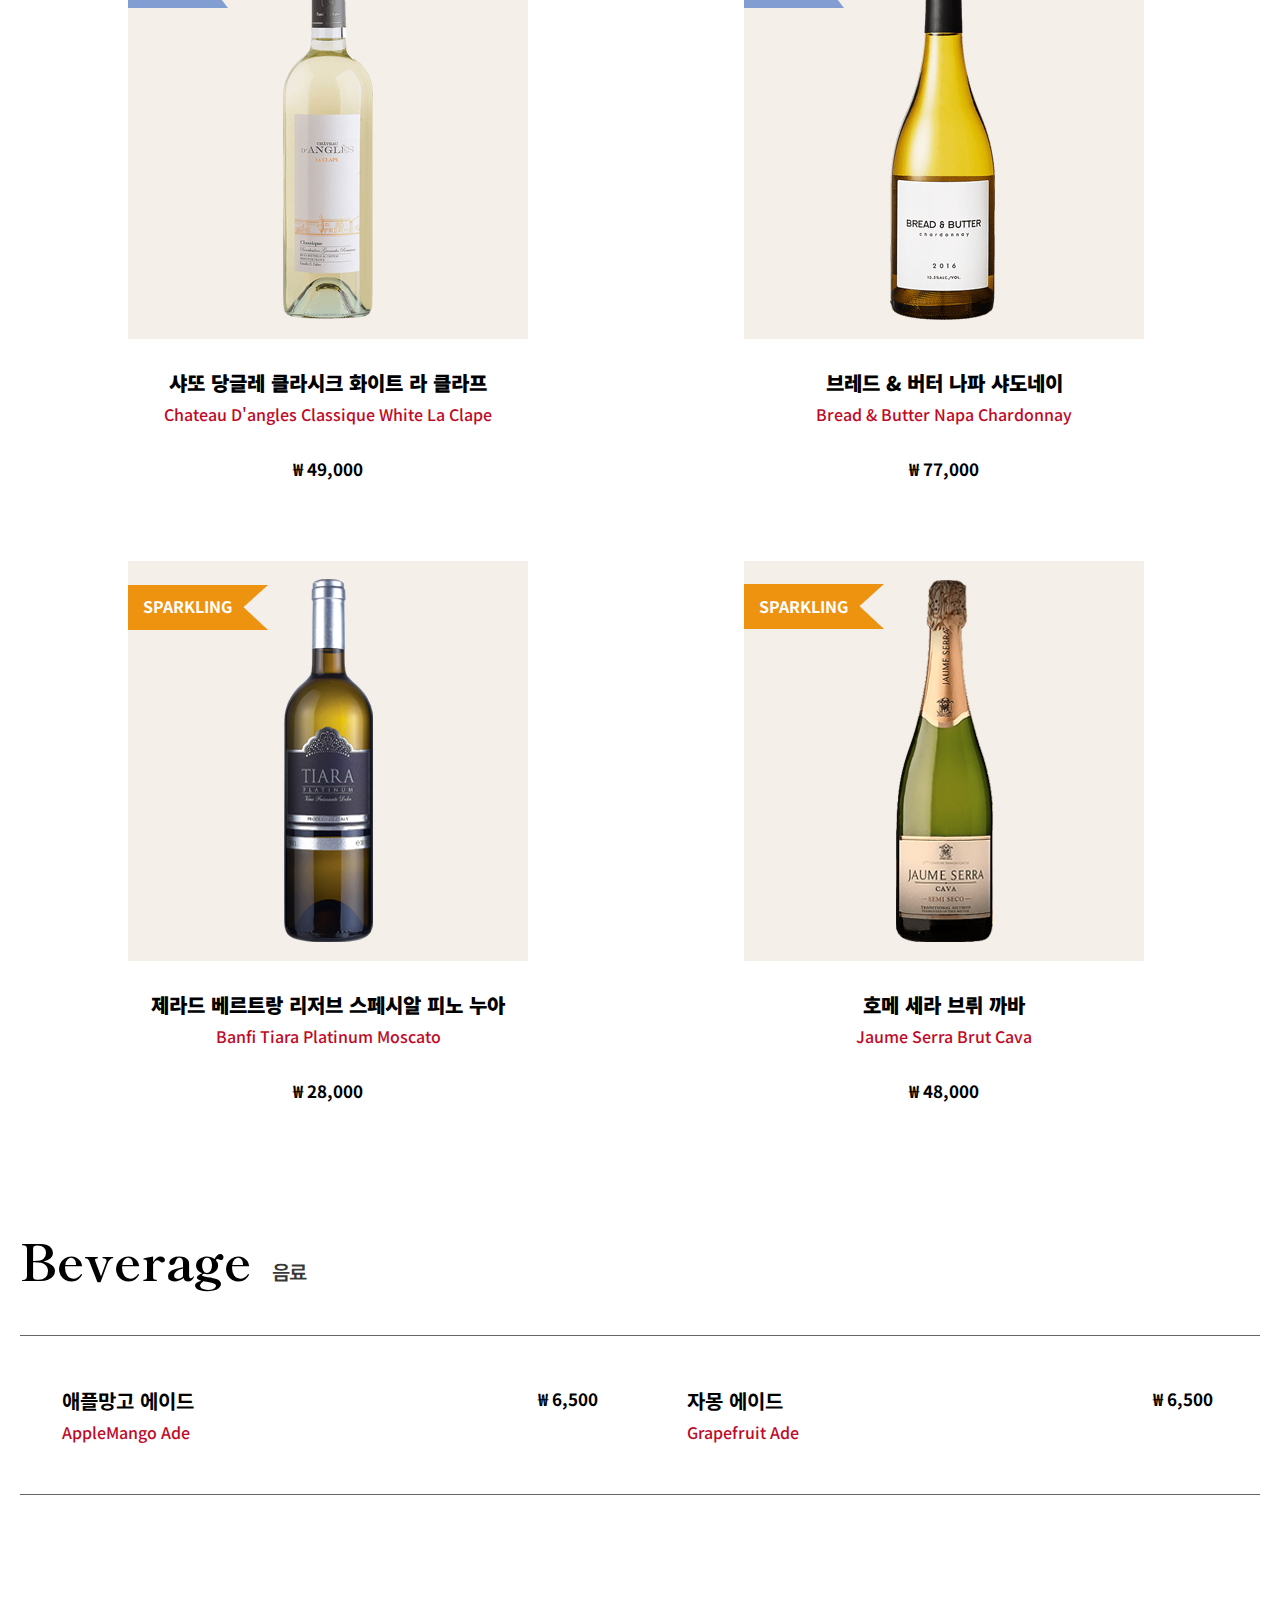
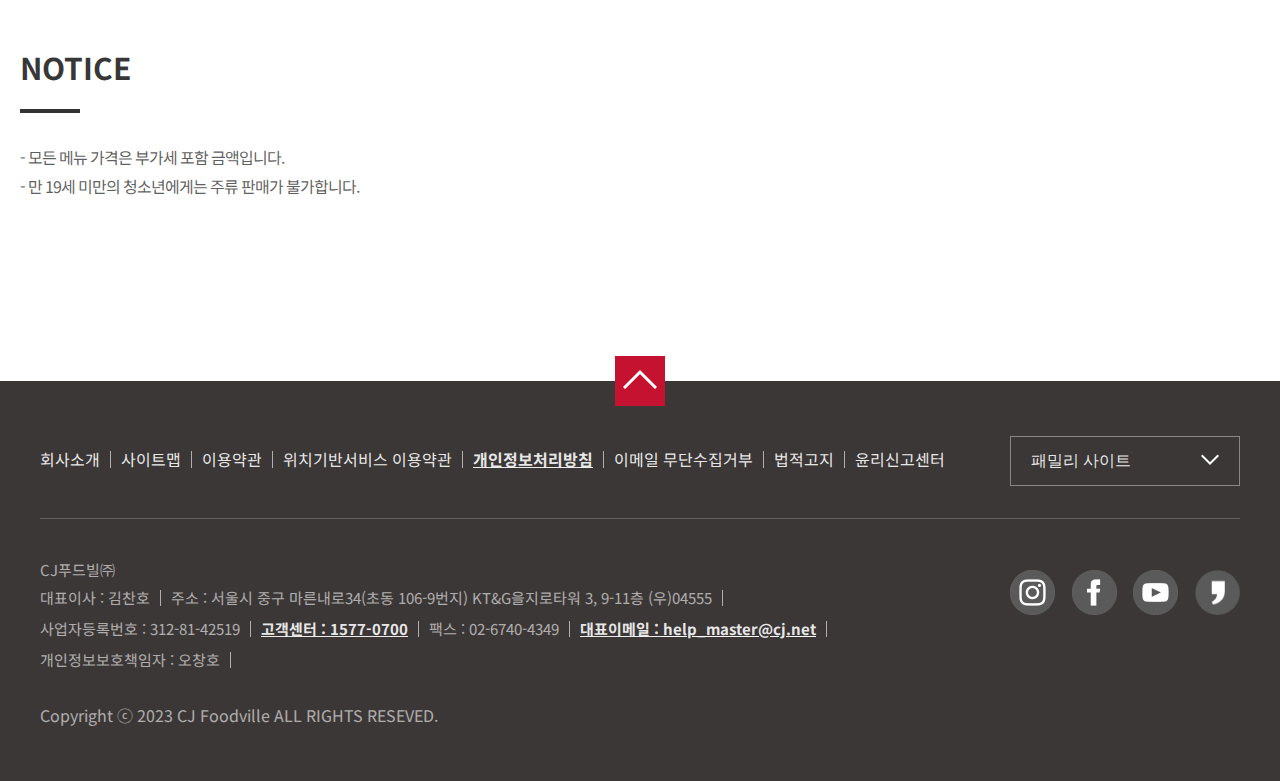
<file: sub2_3.html>
<!doctype html>
<html lang="ko">
    <head>
        <meta charset="utf-8">
        <meta name="viewport" content="width=device-width,initial-scale=1,minimum-scale=1,maximum-scale=1,user-scalable=no">
        <meta name="keywords" content="반응형 웹 가상 리뉴얼 프로젝트">
        <meta name="description" content="산업 현장에서 요구되는 웹언어 구현-가상리뉴얼 프로젝트">
        <title>빕스</title>
        <link rel="shortcut icon" type="image/png" sizes="16x16" href="images/favicon16.png">


        <!-- 7. 외부 css파일 연동 -->
        <link rel="stylesheet" type="text/css" href="css/style.css">
        <link rel="stylesheet" type="text/css" href="css/sub_style.css">

        <!-- <script src="http://code.jquery.com/jquery-1.9.0rc1.js"></script> -->
        <script src="js/code.jquery.com_jquery-3.7.1.min.js"></script>
        <script src="js/motion.js"></script>
        <script src="js/subheaderBg.js"></script>

    </head>

    <body>
        <!-- 전체서브 공통 - header -->
        <header id="header">
            <div class="header_wrap">
                <div class="header_inner">
                    <h1><a href="index.html"><img src="images/logo.png" alt="빕스"></a></h1>

                    <!-- ★반응형 웹 추가코드 (1280px 이상 해상도에서는 비표시)-->
                    <p class="nav_view_btn"><button><img src="images/nav_btn.png" alt="전역메뉴 표시"></button></p>

                    <nav>
                        <p class="nav_close_btn"><button><img src="images/nav_btn2.png" alt="전역메뉴 비표시"></button></p>

                        <ul class="gnb sub2_gnb">
                            <li>
                                <a href="sub1_1.html">BRAND</a>
                                <ul>
                                    <li><a href="sub1_1.html">브랜드 스토리</a></li>
                                    <li><a href="sub1_2.html">빕스 히스토리</a></li>
                                </ul>
                            </li>

                            <li>
                                <a href="sub2_1.html">MENU</a>
                                <ul>
                                    <li><a href="sub2_1.html">스테이크</a></li>
                                    <li><a href="sub2_2.html">샐러드 바</a></li>
                                    <li><a href="sub2_3.html">와인</a></li>
                                    <li><a href="sub2_4.html">픽업 & 딜리버리</a></li>
                                </ul>
                            </li>

                            <li>
                                <a href="sub3_1.html">STORE</a>
                                <ul>
                                    <li><a href="sub3_1.html">매장찾기</a></li>
                                </ul>
                            </li>

                            <li>
                                <a href="sub4_1.html">EVENT</a>
                                <ul>
                                    <li><a href="sub4_1.html">이벤트</a></li>
                                    <li><a href="sub4_2.html">당첨자 발표</a></li>
                                </ul>
                            </li>

                            <li>
                                <a href="sub5_1.html">BENEFIT</a>
                                <ul>
                                    <li><a href="sub5_1.html">제휴할인카드</a></li>
                                    <li><a href="sub5_2.html">CJ ONE</a></li>
                                    <li><a href="sub5_3.html">빕스매니아</a></li>
                                </ul>
                            </li>
                        </ul>
                    </nav>

                    <ul class="top_util">
                        <li><a href="#">로그인</a></li>
                        <li><a href="https://www.cjone.com/cjmweb/join.do?coopco_cd=7020&brnd_cd=2040&mcht_no=&coop_return_url=" target="_blank">회원가입</a></li>
                        <li><a href="#">사이트맵</a></li>
                        <li><a href="#">고객센터</a></li>
                    </ul>
                </div>
            </div>
        </header>

        <div id="sub_container">
            <!-- 전체서브 공통 - visual -->
            <h2>MENU</h2> 
            <div class="sub_visual wine_bg">
                <div class="sub_visual_wrap wine_visualtext">
                    <h3>MENU</h3>
                </div>
            </div>

            <!-- 전체서브 공통 - lnb -->
            <div class="wine_lnb"> 
                <div class="wine_lnb_wrap">
                    <ul>
                        <li><a href="sub2_1.html">스테이크</a></li>
                        <li><a href="sub2_2.html">샐러드 바</a></li>
                        <li><a href="sub2_3.html">와인</a></li>
                        <li><a href="sub2_4.html">픽업 & 딜리버리</a></li>
                    </ul>
                </div>
            </div>
            <div class="sub2_3root">Home > MENU > 와인</div>

            <!-- 서브 개별 콘텐츠 -->
            <div class="sub_content wine_content">
                <div class="wine_menu">
                    <div class="subcontent_title">
                        <h4>Wine</h4>
                        <p>와인</p>
                    </div>

                    <ul class="wine_list_wrap">
                        <li class="wine_list">
                            <div class="wineinfo_top">
                                <p>라즈베리, 체리, 허브, 스모키한 향을 느낄 수 있는<br>
                                   부드러운 긴 여운의 미디엄 바디의 와인<p>
                                <p>원산지 : 미국</p>
                            </div>
                            <p><img src="sub_images/sub2_3_wine_img1.jpg" alt="샤또 수버렌 메를로"></p>
                            <p>RED</p>
                            <p><b>샤또 수버렌 메를로</b></p>
                            <p>Chateau Souverain Merlot</p>
                            <p>₩ 48,000</p>
                        </li>

                        <li class="wine_list">
                            <div class="wineinfo_top">
                                <p>과숙한 체리, 라즈베리의 아로마와 산미가 조화를 이뤄<br>
                                    우아한 텍스쳐, 환상적인 밸런스가 인상적인 와인<p>
                                 <p>원산지 : 프랑스</p>
                            </div>
                            <p><img src="sub_images/sub2_3_wine_img2.jpg" alt="샤또 수버렌 메를로"></p>
                            <p>RED</p>
                            <p><b>제라드 베르트랑 리저브 스페시알 피노 누아</b></p>
                            <p>Gerard Bertrand Reserve Speciale Pinot Noir</p>
                            <p>₩ 63,000</p>
                        </li>

                        <li class="wine_list">
                            <div class="wineinfo_top">
                                <p>풍부한 과일의 풍미, 민트 향을 느낄 수 있으며<br>
                                    꽃 향기와 은은한 잼 향이 인상적인<br>
                                    신선한 생선회가 잘 어울리는 화이트 와인<p>
                                 <p>원산지 : 프랑스</p>
                            </div>
                            <p><img src="sub_images/sub2_3_wine_img3.jpg" alt="샤또 수버렌 메를로"></p>
                            <p>WHITE</p>
                            <p><b>샤또 당글레 클라시크 화이트 라 클라프</b></p>
                            <p>Chateau D'angles Classique White La Clape</p>
                            <p>₩ 49,000</p>
                        </li>

                        <li class="wine_list">
                            <div class="wineinfo_top">
                                <p>선명한 레몬빛을 띠고 바나나, 파인애플바닐라,<br>
                                    아몬드의 아로마가 느껴지는 적당한 바디와<br>
                                    부드러운 산도가 은은하게 입 안 가득 차오르는 와인<p>
                                 <p>원산지 : 미국</p>
                            </div>
                            <p><img src="sub_images/sub2_3_wine_img4.jpg" alt="샤또 수버렌 메를로"></p>
                            <p>WHITE</p>
                            <p><b>브레드 & 버터 나파 샤도네이</b></p>
                            <p>Bread & Butter Napa Chardonnay</p>
                            <p>₩ 77,000</p>
                        </li>

                        <li class="wine_list">
                            <div class="wineinfo_top">
                                <p>밝은 밀짚색을 띠고 파인애플, 사과 등 과일의 아로마와<br> 
                                    꾸준히 올라오는 기포가 입맛을 개운하게 해주며,<br>
                                    모스카토 특유의 맛과 향이 즐거움을 더해주는 와인<p>
                                 <p>원산지 : 이탈리아</p>
                            </div>
                            <p><img src="sub_images/sub2_3_wine_img5.jpg" alt="샤또 수버렌 메를로"></p>
                            <p>SPARKLING</p>
                            <p><b>제라드 베르트랑 리저브 스페시알 피노 누아</b></p>
                            <p>Banfi Tiara Platinum Moscato</p>
                            <p>₩ 28,000</p>
                        </li>

                        <li class="wine_list">
                            <div class="wineinfo_top">
                                <p>청사과와 시트러스의 향이 코 끝을 싱그럽게 자극하며<br> 
                                    끊임없이 작은 버블들이 올라오는 신선한 맛이<br>
                                    깔끔한 스페인에서 가장 사랑받는 와인<p>
                                 <p>원산지 : 스페인</p>
                            </div>
                            <p><img src="sub_images/sub2_3_wine_img6.jpg" alt="샤또 수버렌 메를로"></p>
                            <p>SPARKLING</p>
                            <p><b>호메 세라 브뤼 까바</b></p>
                            <p>Jaume Serra Brut Cava</p>
                            <p>₩ 48,000</p>
                        </li>
                    </ul>
                </div>
                
                <div class="beverage">
                    <div class="subcontent_title">
                        <h4>Beverage</h4>
                        <p>음료</p>
                    </div>

                    <ul>
                        <li>
                            <div>
                                <p><b>애플망고 에이드</b></p>
                                <p>AppleMango Ade</p>
                            </div>
                            <p>₩ 6,500</p>
                        </li>

                        <li>
                            <div>
                                <p><b>자몽 에이드</b></p>
                                <p>Grapefruit Ade</p>
                            </div>
                            <p>₩ 6,500</p>
                        </li>
                    </ul>
                </div>

                <div class="bottom_notice">
                    <p>NOTICE</p>
                    <p>
                        - 모든 메뉴 가격은 부가세 포함 금액입니다.<br>
                        - 만 19세 미만의 청소년에게는 주류 판매가 불가합니다.
                    </p>
                </div>
            </div>
        </div>

        <footer id="footer"> 
            <div class="footer_wrap">

                <!--0. top_move{ position: absolute; left:50%; margin: -25px 0 0 -25px;  }-->
                <p class="top_move"><button><img src="images/footer_top_btn.jpg" alt="웹문서 상단으로 이동"></button></p>

                <!--1-->
                <div class="footer_top">

                    <ul>
                        <li><a href="#">회사소개</a></li>
                        <li><a href="#">사이트맵</a></li>
                        <li><a href="#">이용약관</a></li>
                        <li><a href="#">위치기반서비스 이용약관</a></li>
                        <li><a href="#"><b>개인정보처리방침</b></a></li>
                        <li><a href="#">이메일 무단수집거부</a></li>
                        <li><a href="#">법적고지</a></li>
                        <li><a href="#">윤리신고센터</a></li>
                    </ul>

                    <div class="familysite">
                        <p><button>패밀리 사이트</button></p>
                        <ul>
                            <li><a href="https://www.cjfoodville.co.kr/main.asp" target="_blank">CJ푸드빌</a></li>
                            <li><a href="https://www.tlj.co.kr:7008/index.asp" target="_blank">뚜레쥬르</a></li>
                            <li><a href="https://www.italiantheplace.co.kr:7022/" target="_blank">더플레이스</a></li>
                            <li><a href="https://www.cheiljemyunso.co.kr:7014/main.asp" target="_blank">제일제면소</a></li>
                            <li><a href="https://www.ngrill.co.kr:7025/index.html" target="_blank">N그릴</a></li>
                            <li><a href="https://www.nseoultower.co.kr:8501/index.asp" target="_blank">N서울타워</a></li>
                        </ul>
                    </div>
                </div>

                <!--2-->
                <div class="footer_middle">

                    <p>CJ푸드빌㈜</p>
                    <!-- 
                        div{float:left; display:flex; flex-wrap:wrap; }
                        div>*:not(:first-child){ border-right:1px solid rgba(255,255,255,0.7); margin-right:10px; padding-right:10px;    }
                    -->
                    <div>
                        <p>대표이사 : 김찬호</p>
                        <address>주소 : 서울시 중구 마른내로34(초동 106-9번지) KT&G을지로타워 3, 9-11층 (우)04555</address>
                        <p>사업자등록번호 : 312-81-42519</p>
                        <p><b>고객센터 : 1577-0700</b></p>
                        <p>팩스 : 02-6740-4349</p>
                        <p><b>대표이메일 : <a href="mailto:help_master@cj.net">help_master@cj.net</a></b></p>
                        <p>개인정보보호책임자 : 오창호</p>
                    </div>

                    <!-- sns:float:right;-->
                    <ul class="sns">
                        <li><a href="#" target="_blank"><img src="images/footer_icon1.png" alt="인스타그램"></a></li>
                        <li><a href="https://www.facebook.com/ivips" target="_blank"><img src="images/footer_icon2.png" alt="페이스북"></a></li>
                        <li><a href="https://www.youtube.com/@VIPS" target="_blank"><img src="images/footer_icon3.png" alt="유투브"></a></li>
                        <li><a href="#" target="_blank"><img src="images/footer_icon4.png" alt="카카오톡"></a></li>
                    </ul>

                </div>

                <!--3-->
                <p>Copyright ⓒ 2023 CJ Foodville ALL RIGHTS RESEVED.</p>

            </div>
        </footer>

    </body>
</html>
</file>
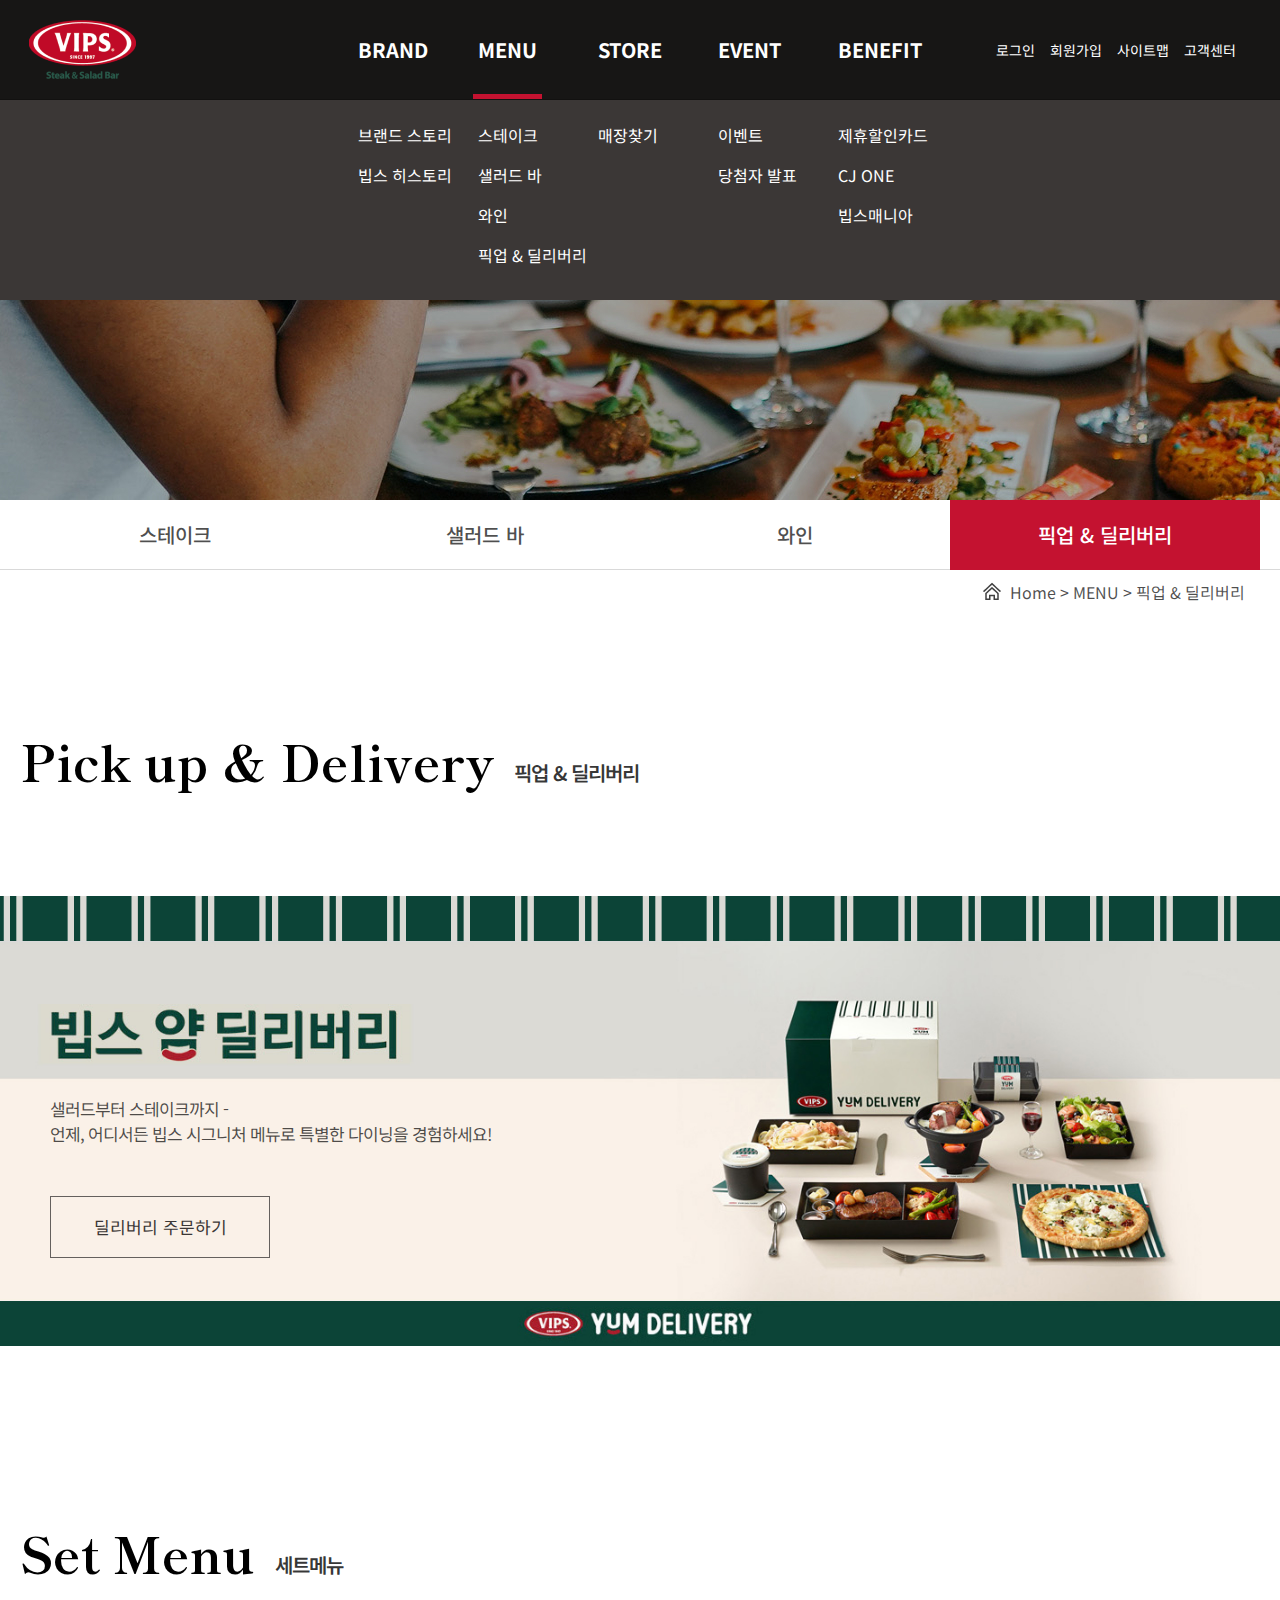
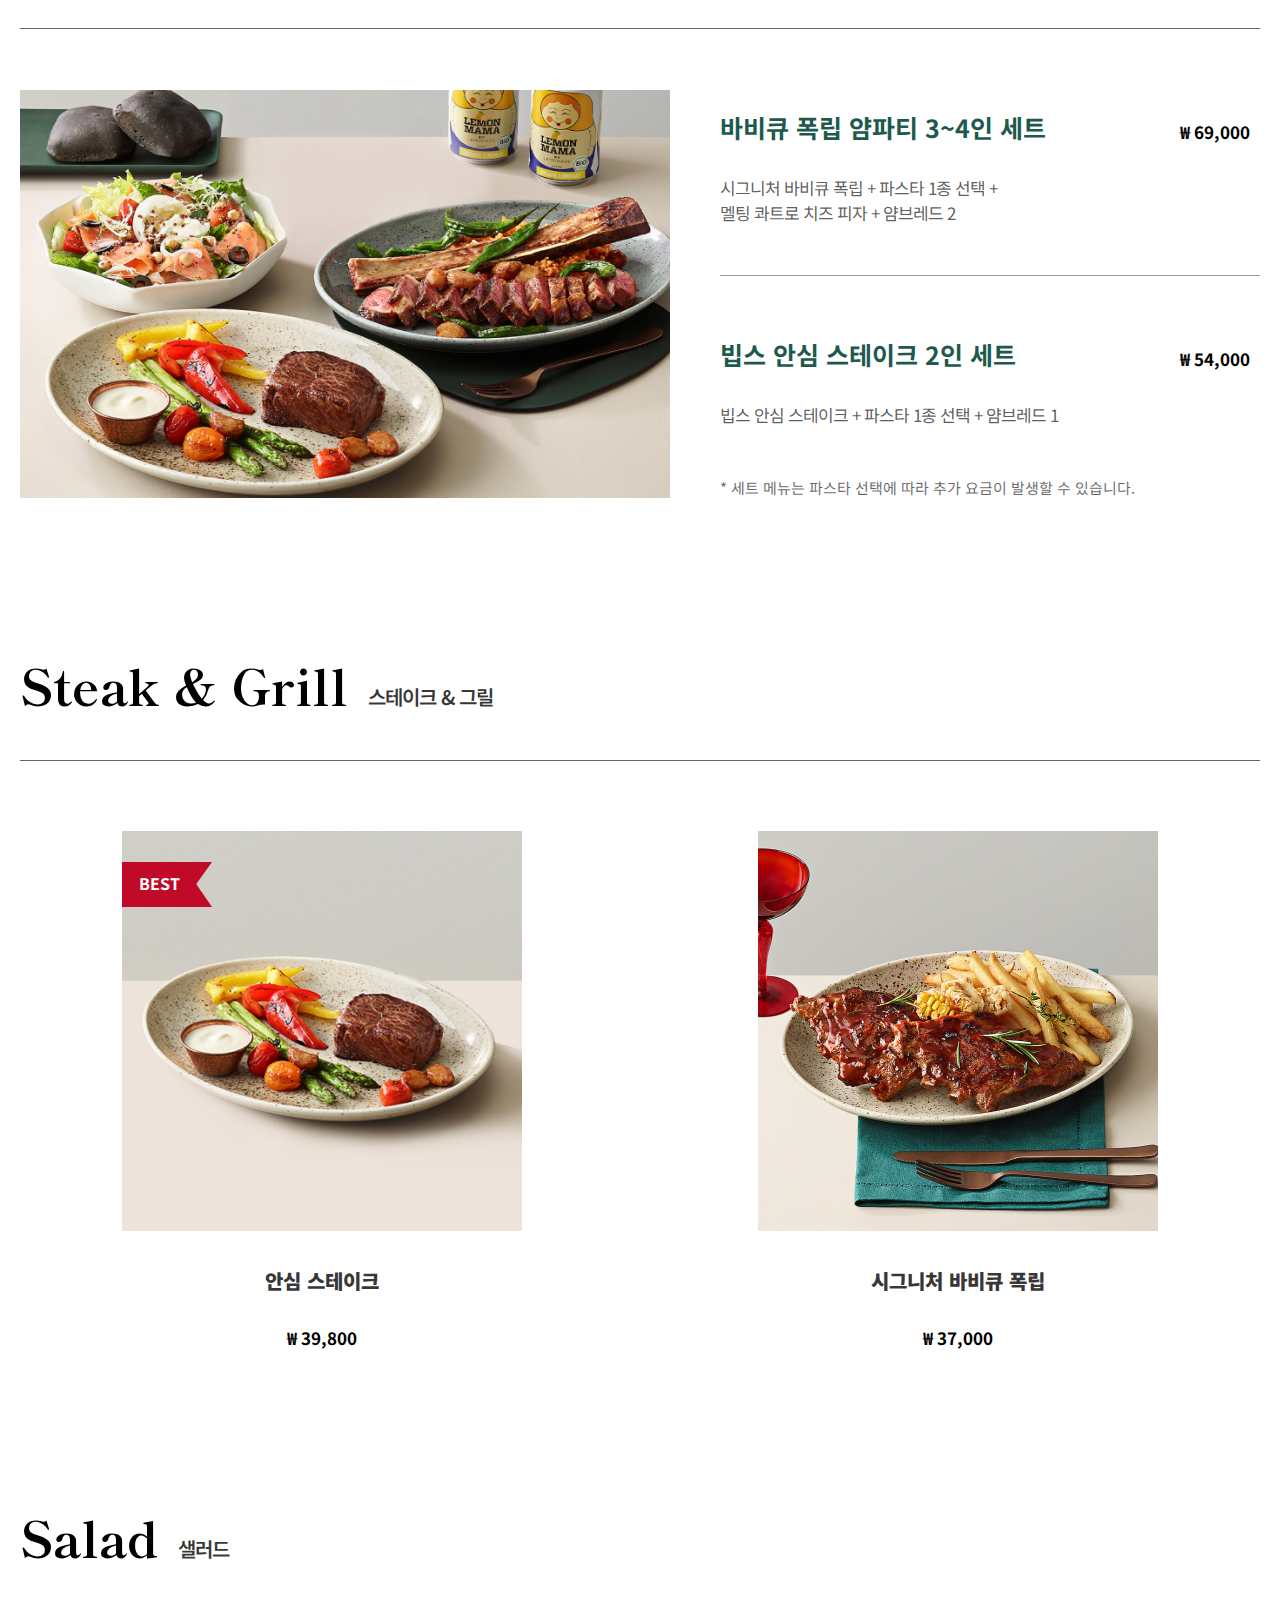
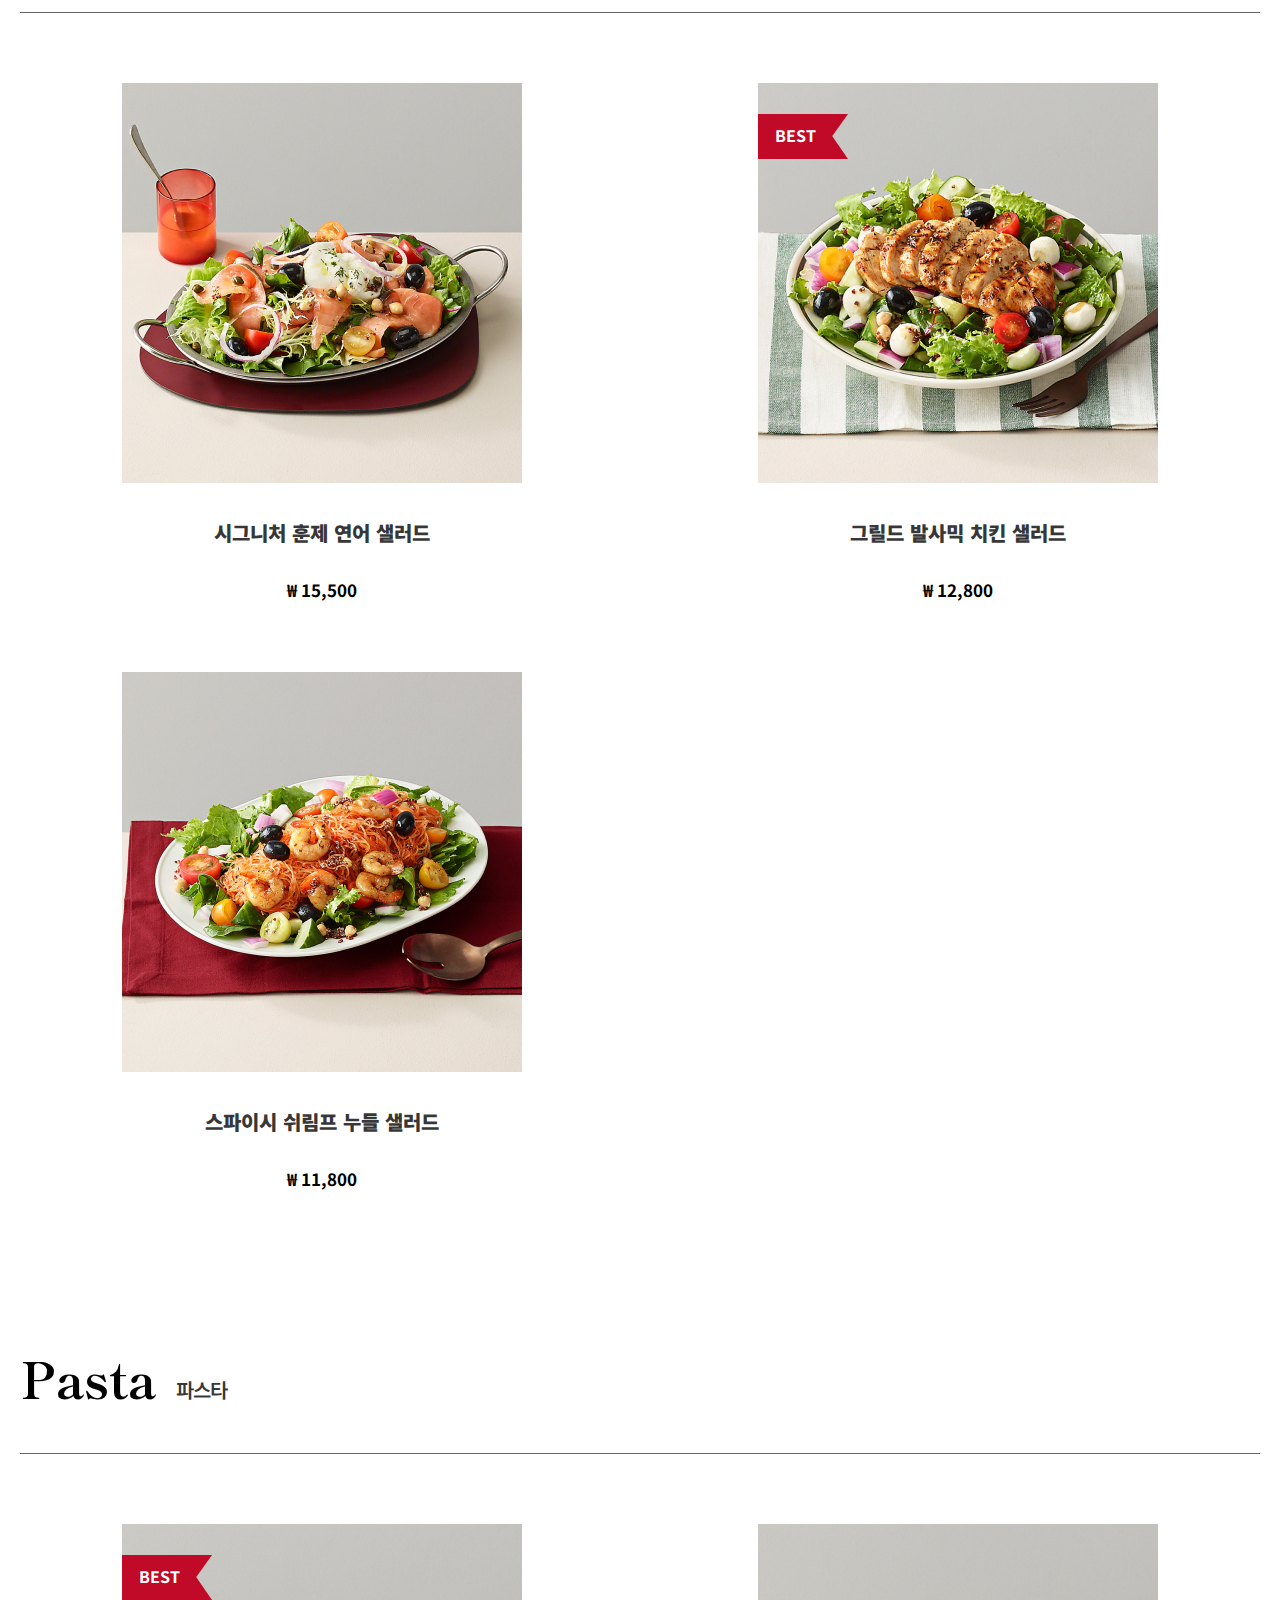
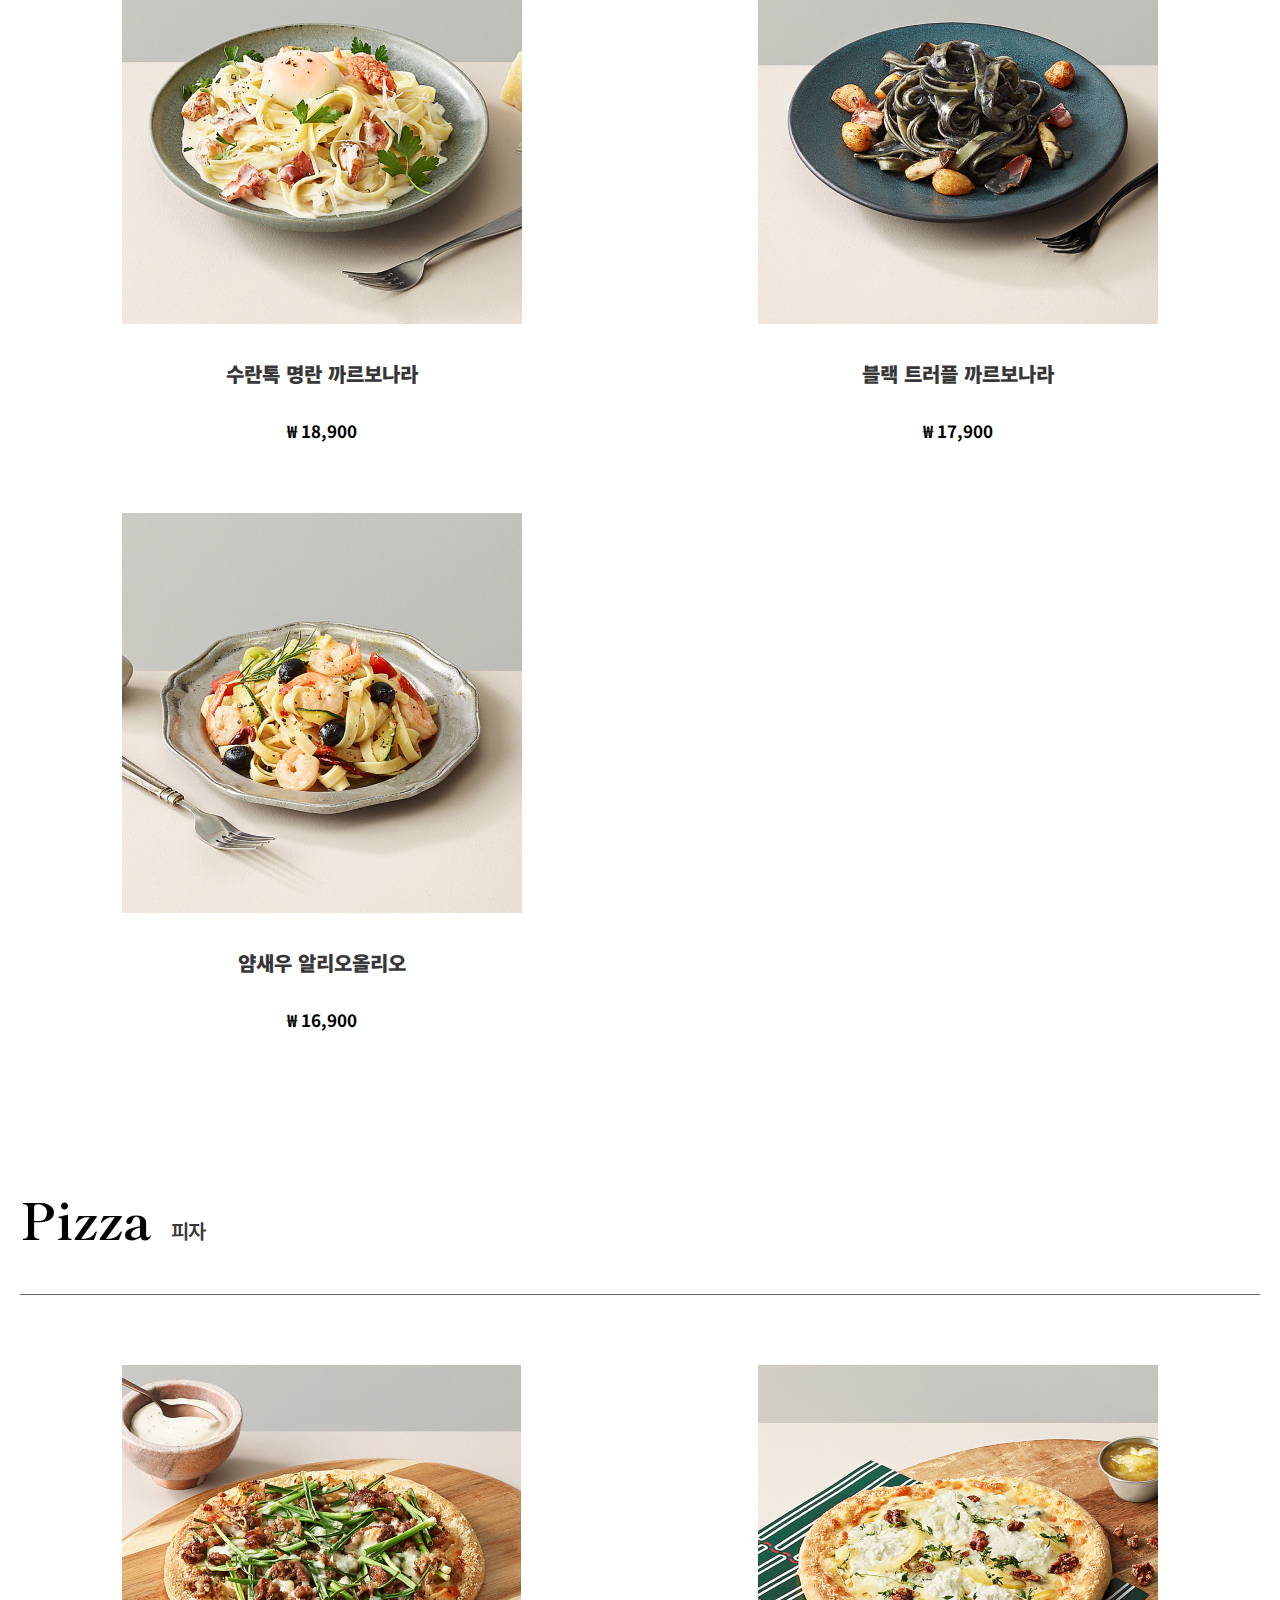
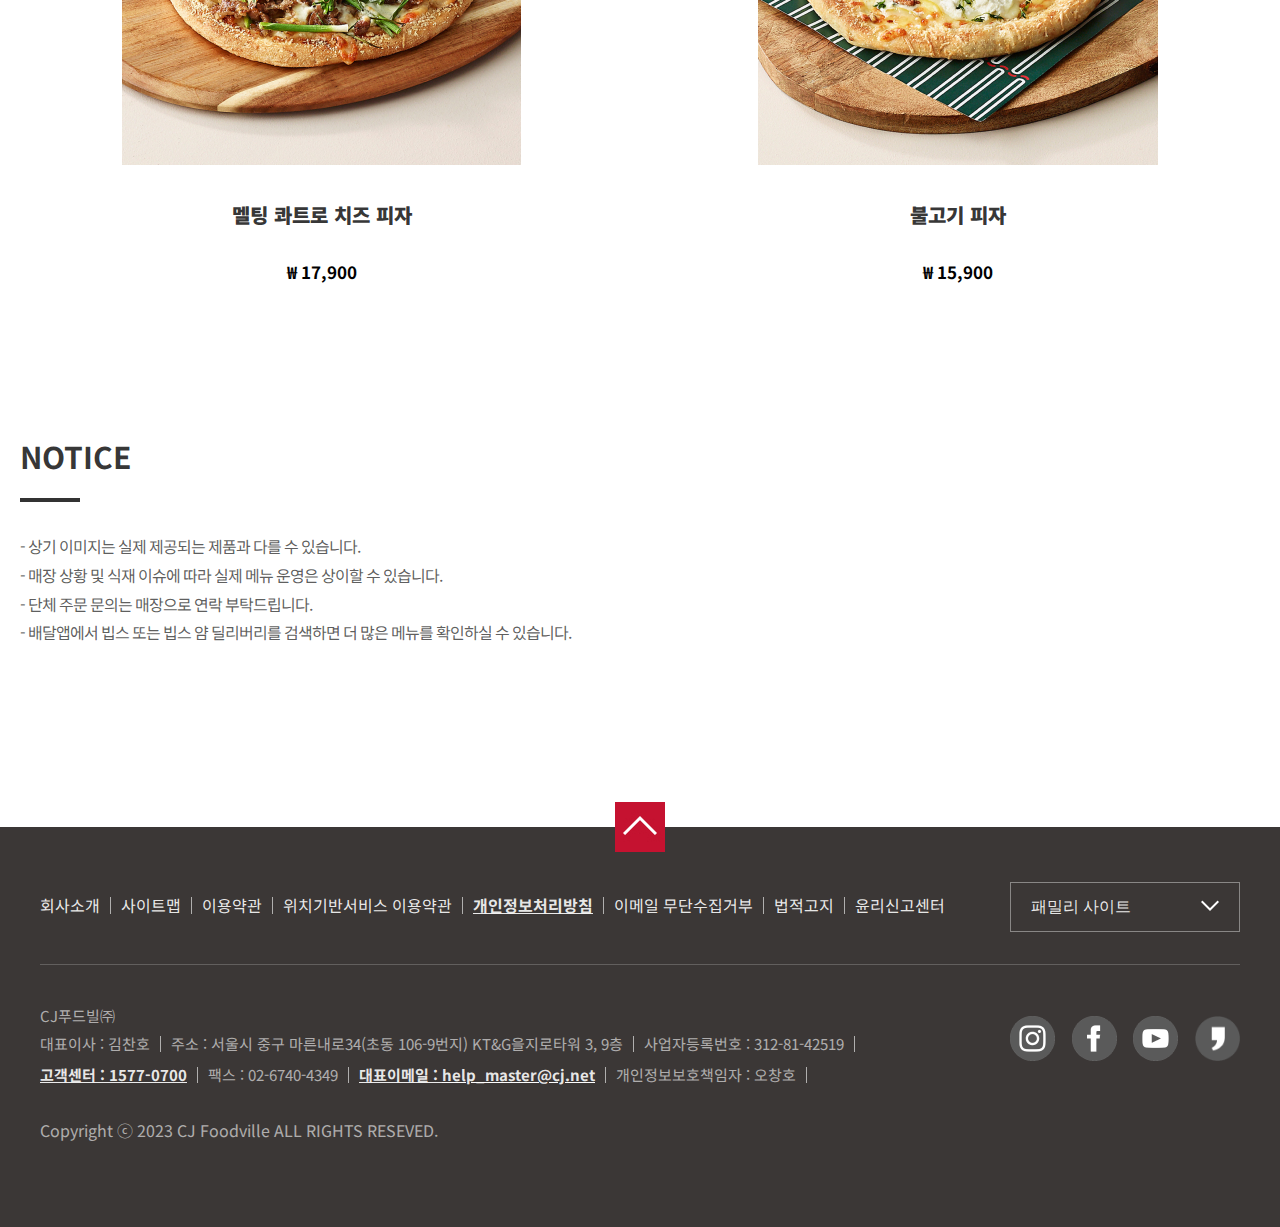
<file: sub2_4.html>
<!doctype html>
<html lang="ko">
    <head>
        <meta charset="utf-8">
        <meta name="viewport" content="width=device-width,initial-scale=1,minimum-scale=1,maximum-scale=1,user-scalable=no">
        <meta name="keywords" content="반응형 웹 가상 리뉴얼 프로젝트">
        <meta name="description" content="산업 현장에서 요구되는 웹언어 구현-가상리뉴얼 프로젝트">
        <title>빕스</title>
        <link rel="shortcut icon" type="image/png" sizes="16x16" href="images/favicon16.png">


        <!-- 7. 외부 css파일 연동 -->
        <link rel="stylesheet" type="text/css" href="css/style.css">
        <link rel="stylesheet" type="text/css" href="css/sub_style.css">

        <!-- <script src="http://code.jquery.com/jquery-1.9.0rc1.js"></script> -->
        <script src="js/code.jquery.com_jquery-3.7.1.min.js"></script>
        <script src="js/motion.js"></script>
        <script src="js/subheaderBg.js"></script>

    </head>

    <body>
        <!-- 전체서브 공통 - header -->
        <header id="header">
            <div class="header_wrap">
                <div class="header_inner">
                    <h1><a href="index.html"><img src="images/logo.png" alt="빕스"></a></h1>

                    <!-- ★반응형 웹 추가코드 (1280px 이상 해상도에서는 비표시)-->
                    <p class="nav_view_btn"><button><img src="images/nav_btn.png" alt="전역메뉴 표시"></button></p>

                    <nav>
                        <p class="nav_close_btn"><button><img src="images/nav_btn2.png" alt="전역메뉴 비표시"></button></p>

                        <ul class="gnb sub2_gnb">
                            <li>
                                <a href="sub1_1.html">BRAND</a>
                                <ul>
                                    <li><a href="sub1_1.html">브랜드 스토리</a></li>
                                    <li><a href="sub1_2.html">빕스 히스토리</a></li>
                                </ul>
                            </li>

                            <li>
                                <a href="sub2_1.html">MENU</a>
                                <ul>
                                    <li><a href="sub2_1.html">스테이크</a></li>
                                    <li><a href="sub2_2.html">샐러드 바</a></li>
                                    <li><a href="sub2_3.html">와인</a></li>
                                    <li><a href="sub2_4.html">픽업 & 딜리버리</a></li>
                                </ul>
                            </li>

                            <li>
                                <a href="sub3_1.html">STORE</a>
                                <ul>
                                    <li><a href="sub3_1.html">매장찾기</a></li>
                                </ul>
                            </li>

                            <li>
                                <a href="sub4_1.html">EVENT</a>
                                <ul>
                                    <li><a href="sub4_1.html">이벤트</a></li>
                                    <li><a href="sub4_2.html">당첨자 발표</a></li>
                                </ul>
                            </li>

                            <li>
                                <a href="sub5_1.html">BENEFIT</a>
                                <ul>
                                    <li><a href="sub5_1.html">제휴할인카드</a></li>
                                    <li><a href="sub5_2.html">CJ ONE</a></li>
                                    <li><a href="sub5_3.html">빕스매니아</a></li>
                                </ul>
                            </li>
                        </ul>
                    </nav>

                    <ul class="top_util">
                        <li><a href="#">로그인</a></li>
                        <li><a href="https://www.cjone.com/cjmweb/join.do?coopco_cd=7020&brnd_cd=2040&mcht_no=&coop_return_url=" target="_blank">회원가입</a></li>
                        <li><a href="#">사이트맵</a></li>
                        <li><a href="#">고객센터</a></li>
                    </ul>
                </div>
            </div>
        </header>

        <div id="sub_container">
            <!-- 전체서브 공통 - visual -->
            <h2>MENU</h2> 
            <div class="sub_visual delivery_bg">
                <div class="sub_visual_wrap delivery_visualtext">
                    <h3>MENU</h3>
                </div>
            </div>

            <!-- 전체서브 공통 - lnb -->
            <div class="delivery_lnb"> 
                <div class="delivery_lnb_wrap">
                    <ul>
                        <li><a href="sub2_1.html">스테이크</a></li>
                        <li><a href="sub2_2.html">샐러드 바</a></li>
                        <li><a href="sub2_3.html">와인</a></li>
                        <li><a href="sub2_4.html">픽업 & 딜리버리</a></li>
                    </ul>
                </div>
            </div>
            <div class="sub2_4root">Home > MENU > 픽업 & 딜리버리</div>

            <!-- 서브 개별 콘텐츠 -->
            <div class="sub_content delivery_content">
                <div class="subcontent_title delivery_title">
                    <h4>Pick up & Delivery</h4>
                    <p>픽업 & 딜리버리</p>
                </div>

                <div class="delivery_banner">
                    <div class="banner_wrap">
                        <p>
                            샐러드부터 스테이크까지 -<br>
                            언제, 어디서든 빕스 시그니처 메뉴로 특별한 다이닝을 경험하세요!
                        </p>
                        <p><a href="https://deliveryapp.ivips.co.kr/applinkPC.html">딜리버리 주문하기</a></p>
                    </div>
                </div>

                <div class="deliverymenu">
                    <div class="delivery_set">
                        <div class="subcontent_title deliverymenu_title">
                            <h4>Set Menu</h4>
                            <p>세트메뉴</p>
                        </div>

                        <ul>
                            <li class="set_list">
                                <div>
                                    <p><b>바비큐 폭립 얌파티 3~4인 세트</b></p>
                                    <p>
                                        시그니처 바비큐 폭립 + 파스타 1종 선택 +<br>
                                        멜팅 콰트로 치즈 피자 + 얌브레드 2
                                    </p>
                                </div>
                                <p>₩ 69,000</p>
                            </li>

                            <li class="set_list">
                                <div>
                                    <p><b>빕스 안심 스테이크 2인 세트</b></p>
                                    <p>빕스 안심 스테이크 + 파스타 1종 선택 + 얌브레드 1</p>
                                    <p>* 세트 메뉴는 파스타 선택에 따라 추가 요금이 발생할 수 있습니다.</p>
                                </div>
                                <p>₩ 54,000</p>
                            </li>
                        </ul>
                    </div>

                    <div class="delivery_steak">
                        <div class="subcontent_title deliverymenu_title">
                            <h4>Steak & Grill</h4>
                            <p>스테이크 & 그릴</p>
                        </div>

                        <ul>
                            <li class="deliverymenu_bestlist delivery_steak1">
                                <div class="menuinfo_top">
                                    <p>빕스 셰프의 시크릿 레시피로 조리한<br>
                                        안심 스테이크(150G)</p>
                                        
                                    <p>기본구성 : 스테이크 + 그릴드 베지<br>
                                        (스테이크는 미디움으로 제공됩니다)</p>
                                </div>
                                <p><img src="sub_images/sub2_4_steak_img1.jpg" alt="안심 스테이크"></p>
                                <p class="best_top">BEST</p>
                                <p><b>안심 스테이크</b></p>
                                <p>₩ 39,800</p>
                            </li>

                            <li class="deliverymenu_list delivery_steak2">
                                <div class="menuinfo_top">
                                    <p>파티용으로 즐기기 좋은 푸짐한 양과<br> 
                                        셰프 특제 소스가 일품인 빕스 시그니처 폭립</p>
                                        
                                    <p>기본구성 : 스테이크 + 콘립 프라이즈</p>
                                </div>
                                <p><img src="sub_images/sub2_4_steak_img2.jpg" alt="시그니처 바비큐 폭립"></p>
                                <p><b>시그니처 바비큐 폭립</b></p>
                                <p>₩ 37,000</p>
                            </li>

                        </ul>
                    </div>

                    <div class="delivery_salad">
                        <div class="subcontent_title deliverymenu_title">
                            <h4>Salad</h4>
                            <p>샐러드</p>
                        </div>

                        <ul>
                            <li class="deliverymenu_list">
                                <div class="menuinfo_top">
                                    <p>훈제연어에 그레인볼, 상큼한 레몬 드레싱을<br> 
                                        곁들인 빕스 샐러드 밀 시그니처 샐러드</p>

                                    <p>기본구성 : 샐러드 + 레몬드레싱</p>
                                </div>
                                <p><img src="sub_images/sub2_4_salad_img1.jpg" alt="시그니처 훈제 연어 샐러드"></p>
                                <p><b>시그니처 훈제 연어 샐러드</b></p>
                                <p>₩ 15,500</p>
                            </li>

                            <li class="deliverymenu_bestlist">
                                <div class="menuinfo_top">
                                    <p>부드러운 치킨 가슴살에 다양한 야채를 함께<br>
                                        발사믹 드레싱으로 깔끔하게 즐기는 치킨 샐러드</p>

                                    <p>기본구성 : 샐러드 +발사믹드레싱</p>
                                </div>
                                <p><img src="sub_images/sub2_4_salad_img2.jpg" alt="그릴드 발사믹 치킨 샐러드"></p>
                                <p class="best_top">BEST</p>
                                <p><b>그릴드 발사믹 치킨 샐러드</b></p>
                                <p>₩ 12,800</p>
                            </li>

                            <li class="deliverymenu_list">
                                <div class="menuinfo_top">
                                    <p>매콤한 타이 누들에 그릴드 케이준 새우 듬뿍,<br> 
                                        빕스 매니아를 위한 샐러드</p>
                                        
                                    <p>기본구성 : 샐러드 + 핫타이드레싱</p>
                                </div>
                                <p><img src="sub_images/sub2_4_salad_img3.jpg" alt="스파이시 쉬림프 누들 샐러드"></p>
                                <p><b>스파이시 쉬림프 누들 샐러드</b></p>
                                <p>₩ 11,800</p>
                            </li>
                        </ul>
                    </div>

                    <div class="delivery_pasta">
                        <div class="subcontent_title deliverymenu_title">
                            <h4>Pasta</h4>
                            <p>파스타</p>
                        </div>

                        <ul>
                            <li class="deliverymenu_bestlist">
                                <div class="menuinfo_top">
                                    <p>수란의 진득함과 명란의 감칠맛을 가득 더한<br>
                                        진한 크림 소스의 페투치니 파스타
                                    </p>
                                </div>
                                <p><img src="sub_images/sub2_4_pasta_img1.jpg" alt="수란톡 명란 까르보나라"></p>
                                <p class="best_top">BEST</p>
                                <p><b>수란톡 명란 까르보나라</b></p>
                                <p>₩ 18,900</p>
                            </li>

                            <li class="deliverymenu_list">
                                <div class="menuinfo_top">
                                    <p>부드러운 오징어 먹물 크림에 트러플 페스토로<br> 
                                        풍미를 더한 까르보나라 페투치니 크림 파스타
                                    </p>
                                </div>
                                <p><img src="sub_images/sub2_4_pasta_img2.jpg" alt="블랙 트러플 까르보나라"></p>
                                <p><b>블랙 트러플 까르보나라</b></p>
                                <p>₩ 17,900</p>
                            </li>

                            <li class="deliverymenu_list">
                                <div class="menuinfo_top">
                                    <p>그릴에 구운 새우, 올리브, 구운 마늘을 듬뿍 얹은<br> 
                                        갈릭 오일의 페투치니 파스타
                                    </p>
                                </div>
                                <p><img src="sub_images/sub2_4_pasta_img3.jpg" alt="얌새우 알리오올리오"></p>
                                <p><b>얌새우 알리오올리오</b></p>
                                <p>₩ 16,900</p>
                            </li>
                        </ul>
                    </div>

                    <div class="delivery_pizza">
                        <div class="subcontent_title deliverymenu_title">
                            <h4>Pizza</h4>
                            <p>피자</p>
                        </div>

                        <ul>
                            <li class="deliverymenu_list">
                                <div class="menuinfo_top">
                                    <p>고르곤졸라, 리코타, 그라나파다노, 모짜렐라의<br> 
                                        4가지 치즈와 상큼한 레몬유자 디핑 소스를<br>
                                        곁들인 피자
                                    </p>
                                </div>
                                <p><img src="sub_images/sub2_4_pizza_img1.jpg" alt="멜팅 콰트로 치즈 피자"></p>
                                <p><b>멜팅 콰트로 치즈 피자</b></p>
                                <p>₩ 17,900</p>
                            </li>

                            <li class="deliverymenu_list">
                                <div class="menuinfo_top">
                                    <p>달콤짭조름한 불고기와 다양한 채소와 치즈를<br> 
                                        풍성하게 담은 빕스의 스테디셀러 피자
                                    </p>
                                </div>
                                <p><img src="sub_images/sub2_4_pizza_img2.jpg" alt="불고기 피자"></p>
                                <p><b>불고기 피자</b></p>
                                <p>₩ 15,900</p>
                            </li>
                        </ul>
                    </div>
                </div>

                <div class="bottom_notice">
                    <p>NOTICE</p>
                    <p>
                        - 상기 이미지는 실제 제공되는 제품과 다를 수 있습니다.<br>
                        - 매장 상황 및 식재 이슈에 따라 실제 메뉴 운영은 상이할 수 있습니다.<br>
                        - 단체 주문 문의는 매장으로 연락 부탁드립니다.<br>
                        - 배달앱에서 빕스 또는 빕스 얌 딜리버리를 검색하면 더 많은 메뉴를 확인하실 수 있습니다.
                    </p>
                </div>
            </div>
        </div>

        <footer id="footer"> 
            <div class="footer_wrap">

                <!--0. top_move{ position: absolute; left:50%; margin: -25px 0 0 -25px;  }-->
                <p class="top_move"><button><img src="images/footer_top_btn.jpg" alt="웹문서 상단으로 이동"></button></p>

                <!--1-->
                <div class="footer_top">

                    <ul>
                        <li><a href="#">회사소개</a></li>
                        <li><a href="#">사이트맵</a></li>
                        <li><a href="#">이용약관</a></li>
                        <li><a href="#">위치기반서비스 이용약관</a></li>
                        <li><a href="#"><b>개인정보처리방침</b></a></li>
                        <li><a href="#">이메일 무단수집거부</a></li>
                        <li><a href="#">법적고지</a></li>
                        <li><a href="#">윤리신고센터</a></li>
                    </ul>

                    <div class="familysite">
                        <p><button>패밀리 사이트</button></p>
                        <ul>
                            <li><a href="https://www.cjfoodville.co.kr/main.asp" target="_blank">CJ푸드빌</a></li>
                            <li><a href="https://www.tlj.co.kr:7008/index.asp" target="_blank">뚜레쥬르</a></li>
                            <li><a href="https://www.italiantheplace.co.kr:7022/" target="_blank">더플레이스</a></li>
                            <li><a href="https://www.cheiljemyunso.co.kr:7014/main.asp" target="_blank">제일제면소</a></li>
                            <li><a href="https://www.ngrill.co.kr:7025/index.html" target="_blank">N그릴</a></li>
                            <li><a href="https://www.nseoultower.co.kr:8501/index.asp" target="_blank">N서울타워</a></li>
                        </ul>
                    </div>
                </div>

                <!--2-->
                <div class="footer_middle">

                    <p>CJ푸드빌㈜</p>
                    <!-- 
                        div{float:left; display:flex; flex-wrap:wrap; }
                        div>*:not(:first-child){ border-right:1px solid rgba(255,255,255,0.7); margin-right:10px; padding-right:10px;    }
                    -->
                    <div>
                        <p>대표이사 : 김찬호</p>
                        <address>주소 : 서울시 중구 마른내로34(초동 106-9번지) KT&G을지로타워 3, 9층</address>
                        <p>사업자등록번호 : 312-81-42519</p>
                        <p><b>고객센터 : 1577-0700</b></p>
                        <p>팩스 : 02-6740-4349</p>
                        <p><b>대표이메일 : <a href="mailto:help_master@cj.net">help_master@cj.net</a></b></p>
                        <p>개인정보보호책임자 : 오창호</p>
                    </div>

                    <!-- sns:float:right;-->
                    <ul class="sns">
                        <li><a href="#" target="_blank"><img src="images/footer_icon1.png" alt="인스타그램"></a></li>
                        <li><a href="https://www.facebook.com/ivips" target="_blank"><img src="images/footer_icon2.png" alt="페이스북"></a></li>
                        <li><a href="https://www.youtube.com/@VIPS" target="_blank"><img src="images/footer_icon3.png" alt="유투브"></a></li>
                        <li><a href="#" target="_blank"><img src="images/footer_icon4.png" alt="카카오톡"></a></li>
                    </ul>

                </div>

                <!--3-->
                <p>Copyright ⓒ 2023 CJ Foodville ALL RIGHTS RESEVED.</p>

            </div>
        </footer>

    </body>
</html>
</file>
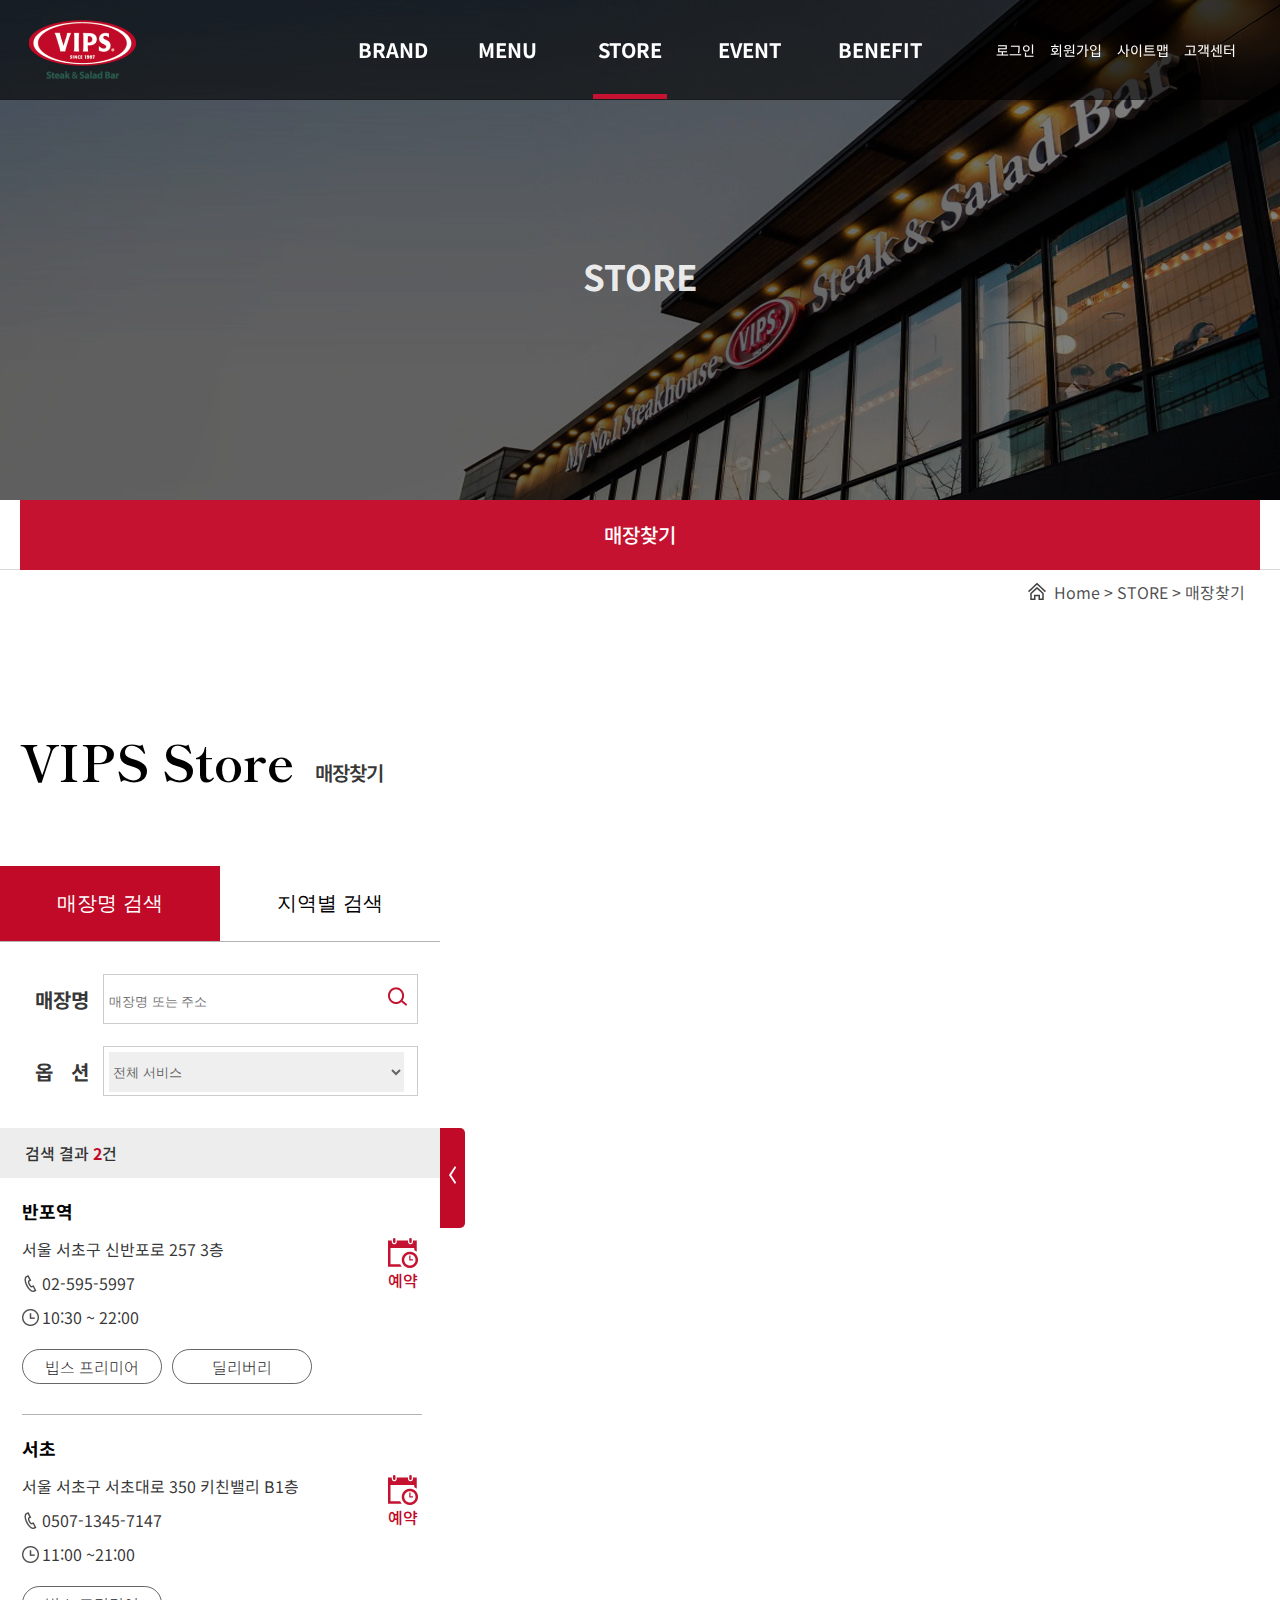
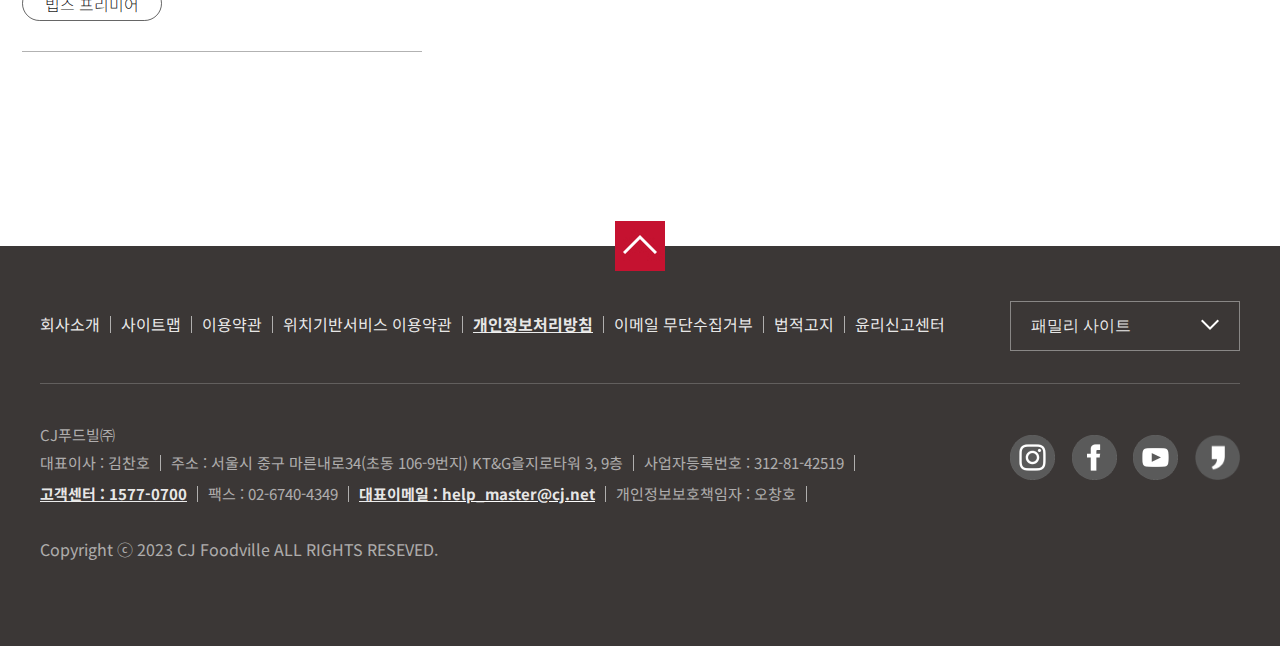
<file: sub3_1.html>
<!doctype html>
<html lang="ko">
    <head>
        <meta charset="utf-8">
        <meta name="viewport" content="width=device-width,initial-scale=1,minimum-scale=1,maximum-scale=1,user-scalable=no">
        <meta name="keywords" content="반응형 웹 가상 리뉴얼 프로젝트">
        <meta name="description" content="산업 현장에서 요구되는 웹언어 구현-가상리뉴얼 프로젝트">
        <title>빕스</title>
        <link rel="shortcut icon" type="image/png" sizes="16x16" href="images/favicon16.png">


        <!-- 7. 외부 css파일 연동 -->
        <link rel="stylesheet" type="text/css" href="css/style.css">
        <link rel="stylesheet" type="text/css" href="css/sub_style.css">

        <!-- <script src="http://code.jquery.com/jquery-1.9.0rc1.js"></script> -->
        <script src="js/code.jquery.com_jquery-3.7.1.min.js"></script>
        <script src="js/motion.js"></script>
        <script src="js/subheaderBg.js"></script>

    </head>

    <body>
        <!-- 전체서브 공통 - header -->
        <header id="header">
            <div class="header_wrap">
                <div class="header_inner">
                    <h1><a href="index.html"><img src="images/logo.png" alt="빕스"></a></h1>

                    <!-- ★반응형 웹 추가코드 (1280px 이상 해상도에서는 비표시)-->
                    <p class="nav_view_btn"><button><img src="images/nav_btn.png" alt="전역메뉴 표시"></button></p>

                    <nav>
                        <p class="nav_close_btn"><button><img src="images/nav_btn2.png" alt="전역메뉴 비표시"></button></p>

                        <ul class="gnb sub3_gnb">
                            <li>
                                <a href="sub1_1.html">BRAND</a>
                                <ul>
                                    <li><a href="sub1_1.html">브랜드 스토리</a></li>
                                    <li><a href="sub1_2.html">빕스 히스토리</a></li>
                                </ul>
                            </li>

                            <li>
                                <a href="sub2_1.html">MENU</a>
                                <ul>
                                    <li><a href="sub2_1.html">스테이크</a></li>
                                    <li><a href="sub2_2.html">샐러드 바</a></li>
                                    <li><a href="sub2_3.html">와인</a></li>
                                    <li><a href="sub2_4.html">픽업 & 딜리버리</a></li>
                                </ul>
                            </li>

                            <li>
                                <a href="sub3_1.html">STORE</a>
                                <ul>
                                    <li><a href="sub3_1.html">매장찾기</a></li>
                                </ul>
                            </li>

                            <li>
                                <a href="sub4_1.html">EVENT</a>
                                <ul>
                                    <li><a href="sub4_1.html">이벤트</a></li>
                                    <li><a href="sub4_2.html">당첨자 발표</a></li>
                                </ul>
                            </li>

                            <li>
                                <a href="sub5_1.html">BENEFIT</a>
                                <ul>
                                    <li><a href="sub5_1.html">제휴할인카드</a></li>
                                    <li><a href="sub5_2.html">CJ ONE</a></li>
                                    <li><a href="sub5_3.html">빕스매니아</a></li>
                                </ul>
                            </li>
                        </ul>
                    </nav>

                    <ul class="top_util">
                        <li><a href="#">로그인</a></li>
                        <li><a href="https://www.cjone.com/cjmweb/join.do?coopco_cd=7020&brnd_cd=2040&mcht_no=&coop_return_url=" target="_blank">회원가입</a></li>
                        <li><a href="#">사이트맵</a></li>
                        <li><a href="#">고객센터</a></li>
                    </ul>
                </div>
            </div>
        </header>

        <div id="sub_container">
            <!-- 전체서브 공통 - visual -->
            <h2>STORE</h2> 
            <div class="sub_visual store_bg">
                <div class="sub_visual_wrap store_visualtext">
                    <h3>STORE</h3>
                </div>
            </div>

            <!-- 전체서브 공통 - lnb -->
            <div class="lnb"> 
                <div class="lnb_wrap store_lnb">
                    <ul>
                        <li><a href="sub3.html">매장찾기</a></li>
                    </ul>
                </div>
            </div>
            <div class="sub_root sub3_1root">Home > STORE > 매장찾기</div>

            <!-- 서브 개별 콘텐츠 -->
            <div class="sub_content store_content">
                <div class="subcontent_title store_title">
                    <h4>VIPS Store</h4>
                    <p>매장찾기</p>
                </div>

                <div class="store_map">
                    <iframe src="https://www.google.com/maps/embed?pb=!1m18!1m12!1m3!1d101263.18173898928!2d126.84969590438084!3d37.52031222484381!2m3!1f0!2f0!3f0!3m2!1i1024!2i768!4f13.1!3m3!1m2!1s0x357c9c6dcf3496bb%3A0xb807ade23f594ccc!2z67mV7IqkIO2UhOumrOuvuOyWtCDrk7HstIzsoJA!5e0!3m2!1sko!2skr!4v1685682444823!5m2!1sko!2skr"></iframe>  
                </div>

                <form method="post">
                <div class="store_search">
                    <div class="search_select">
                        <p><button>매장명 검색</button></p>
                        <p><button>지역별 검색</button></p>
                    </div>


                    <div class="search_box">
                        <table>
                            <tbody>
                                <tr> 
                                    <th>매장명</th>
                                    <td> 
                                        <p>
                                            <input type="text" placeholder="매장명 또는 주소"> 
                                            <button><img src="sub_images/sub_find_redicon.png" alt="검색하기"></button>
                                        </p>
                                    </td>
                                </tr>

                                <tr> 
                                    <th>옵&nbsp;&nbsp;&nbsp;션</th>
                                    <td> 
                                        <div>
                                            <select>
                                                <option>전체 서비스</option>
                                                <option>배달 서비스</option>
                                                <option>돌잔치</option>
                                                <option>이벤트홀</option>
                                                <option>세미나 시설</option>
                                                <option>놀이방</option>
                                                <option>수유실</option>
                                            </select> 
                                        </div>
                                    </td>
                                </tr>
                            </tbody>
                        </table>
                    </div>

                    <div class="box_close">
                        <p><button><img src="sub_images/sub3_1_boxclose_icon.png" alt="매장찾기 검색창 닫기"></button></p>
                    </div>

                    <!--div class="search_box">
                        <div>
                            <p>매장명</p>
                            <button><img src="sub_images/sub_find_redicon.png" alt="검색하기"></button>
                        </div>

                        <div>
                            <p>옵&nbsp;&nbsp;&nbsp;션</p>
                            <p><button>매장서비스 선택</button></p>
                            
                        </div>
                    </div-->

                    <div class="store_result">
                        <p>검색 결과 <span>2</span>건</p>

                        <div class="result_text">
                            <div>
                                <div>
                                    <p><b>반포역</b></p>
                                    <address>서울 서초구 신반포로 257 3층</address>
                                    <p>02-595-5997</p>
                                    <p>10:30 ~ 22:00</p>
                                </div>
                                <p><a href="#">예약</a></p>
                            </div>
                        
                            <ul>
                                <li>빕스 프리미어</li>
                                <li>딜리버리</li>
                            </ul>

                        </div>

                        <div class="result_text">
                            <div>
                                <div>
                                    <p><b>서초</b></p>
                                    <address>서울 서초구 서초대로 350 키친밸리 B1층</address>
                                    <p>0507-1345-7147</p>
                                    <p>11:00 ~21:00</p>
                                </div>
                                <p><a href="#">예약</a></p>
                            </div>
                        
                            <ul>
                                <li>빕스 프리미어</li>
                            </ul>
                            
                        </div>
                    </div>
                    
                </div>
                </form>
            </div>
        </div>

        <footer id="footer"> 
            <div class="footer_wrap">
                <div id="daumRoughmapContainer1685588103216" class="root_daum_roughmap root_daum_roughmap_landing"></div>

                <!--0. top_move{ position: absolute; left:50%; margin: -25px 0 0 -25px;  }-->
                <p class="top_move"><button><img src="images/footer_top_btn.jpg" alt="웹문서 상단으로 이동"></button></p>

                <!--1-->
                <div class="footer_top">

                    <ul>
                        <li><a href="#">회사소개</a></li>
                        <li><a href="#">사이트맵</a></li>
                        <li><a href="#">이용약관</a></li>
                        <li><a href="#">위치기반서비스 이용약관</a></li>
                        <li><a href="#"><b>개인정보처리방침</b></a></li>
                        <li><a href="#">이메일 무단수집거부</a></li>
                        <li><a href="#">법적고지</a></li>
                        <li><a href="#">윤리신고센터</a></li>
                    </ul>

                    <div class="familysite">
                        <p><button>패밀리 사이트</button></p>
                        <ul>
                            <li><a href="https://www.cjfoodville.co.kr/main.asp" target="_blank">CJ푸드빌</a></li>
                            <li><a href="https://www.tlj.co.kr:7008/index.asp" target="_blank">뚜레쥬르</a></li>
                            <li><a href="https://www.italiantheplace.co.kr:7022/" target="_blank">더플레이스</a></li>
                            <li><a href="https://www.cheiljemyunso.co.kr:7014/main.asp" target="_blank">제일제면소</a></li>
                            <li><a href="https://www.ngrill.co.kr:7025/index.html" target="_blank">N그릴</a></li>
                            <li><a href="https://www.nseoultower.co.kr:8501/index.asp" target="_blank">N서울타워</a></li>
                        </ul>
                    </div>
                </div>

                <!--2-->
                <div class="footer_middle">

                    <p>CJ푸드빌㈜</p>
                    <!-- 
                        div{float:left; display:flex; flex-wrap:wrap; }
                        div>*:not(:first-child){ border-right:1px solid rgba(255,255,255,0.7); margin-right:10px; padding-right:10px;    }
                    -->
                    <div>
                        <p>대표이사 : 김찬호</p>
                        <address>주소 : 서울시 중구 마른내로34(초동 106-9번지) KT&G을지로타워 3, 9층</address>
                        <p>사업자등록번호 : 312-81-42519</p>
                        <p><b>고객센터 : 1577-0700</b></p>
                        <p>팩스 : 02-6740-4349</p>
                        <p><b>대표이메일 : <a href="mailto:help_master@cj.net">help_master@cj.net</a></b></p>
                        <p>개인정보보호책임자 : 오창호</p>
                    </div>

                    <!-- sns:float:right;-->
                    <ul class="sns">
                        <li><a href="#" target="_blank"><img src="images/footer_icon1.png" alt="인스타그램"></a></li>
                        <li><a href="https://www.facebook.com/ivips" target="_blank"><img src="images/footer_icon2.png" alt="페이스북"></a></li>
                        <li><a href="https://www.youtube.com/@VIPS" target="_blank"><img src="images/footer_icon3.png" alt="유투브"></a></li>
                        <li><a href="#" target="_blank"><img src="images/footer_icon4.png" alt="카카오톡"></a></li>
                    </ul>

                </div>

                <!--3-->
                <p>Copyright ⓒ 2023 CJ Foodville ALL RIGHTS RESEVED.</p>

            </div>
        </footer>

    </body>
</html>
</file>
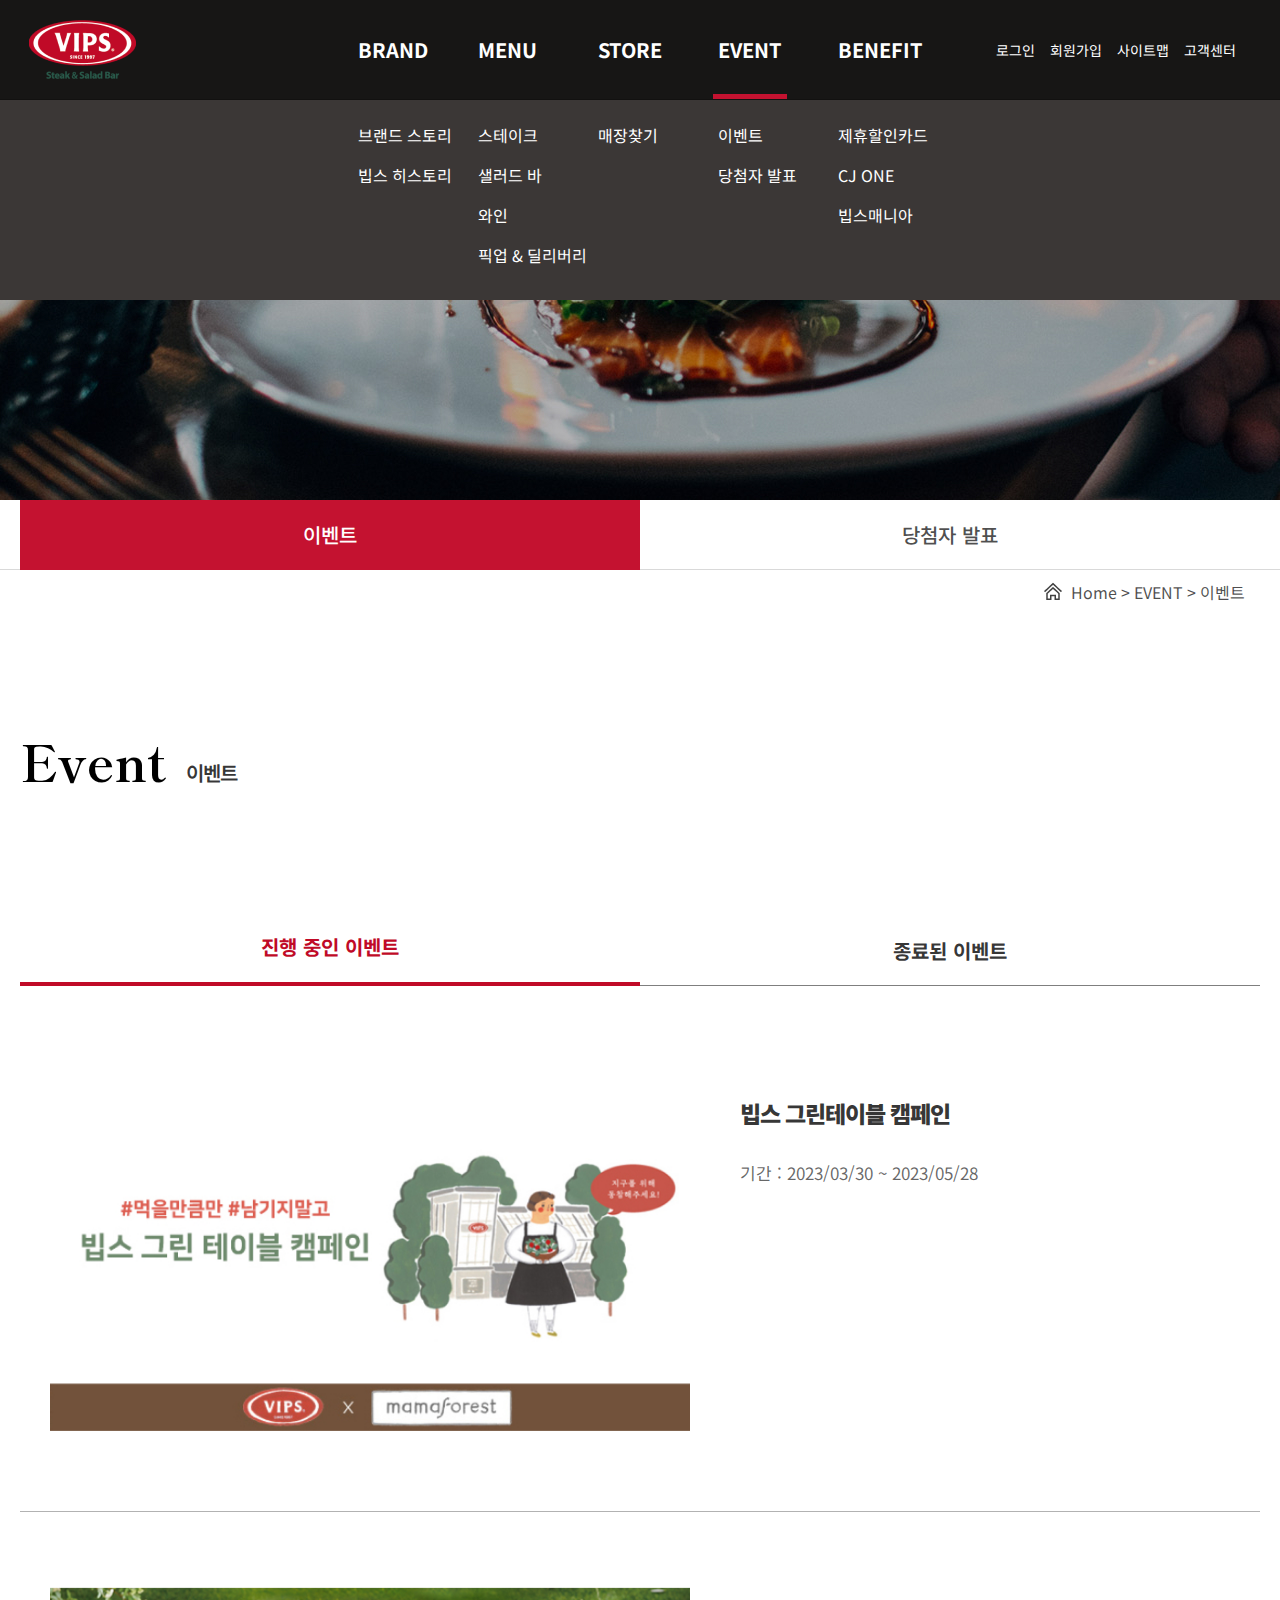
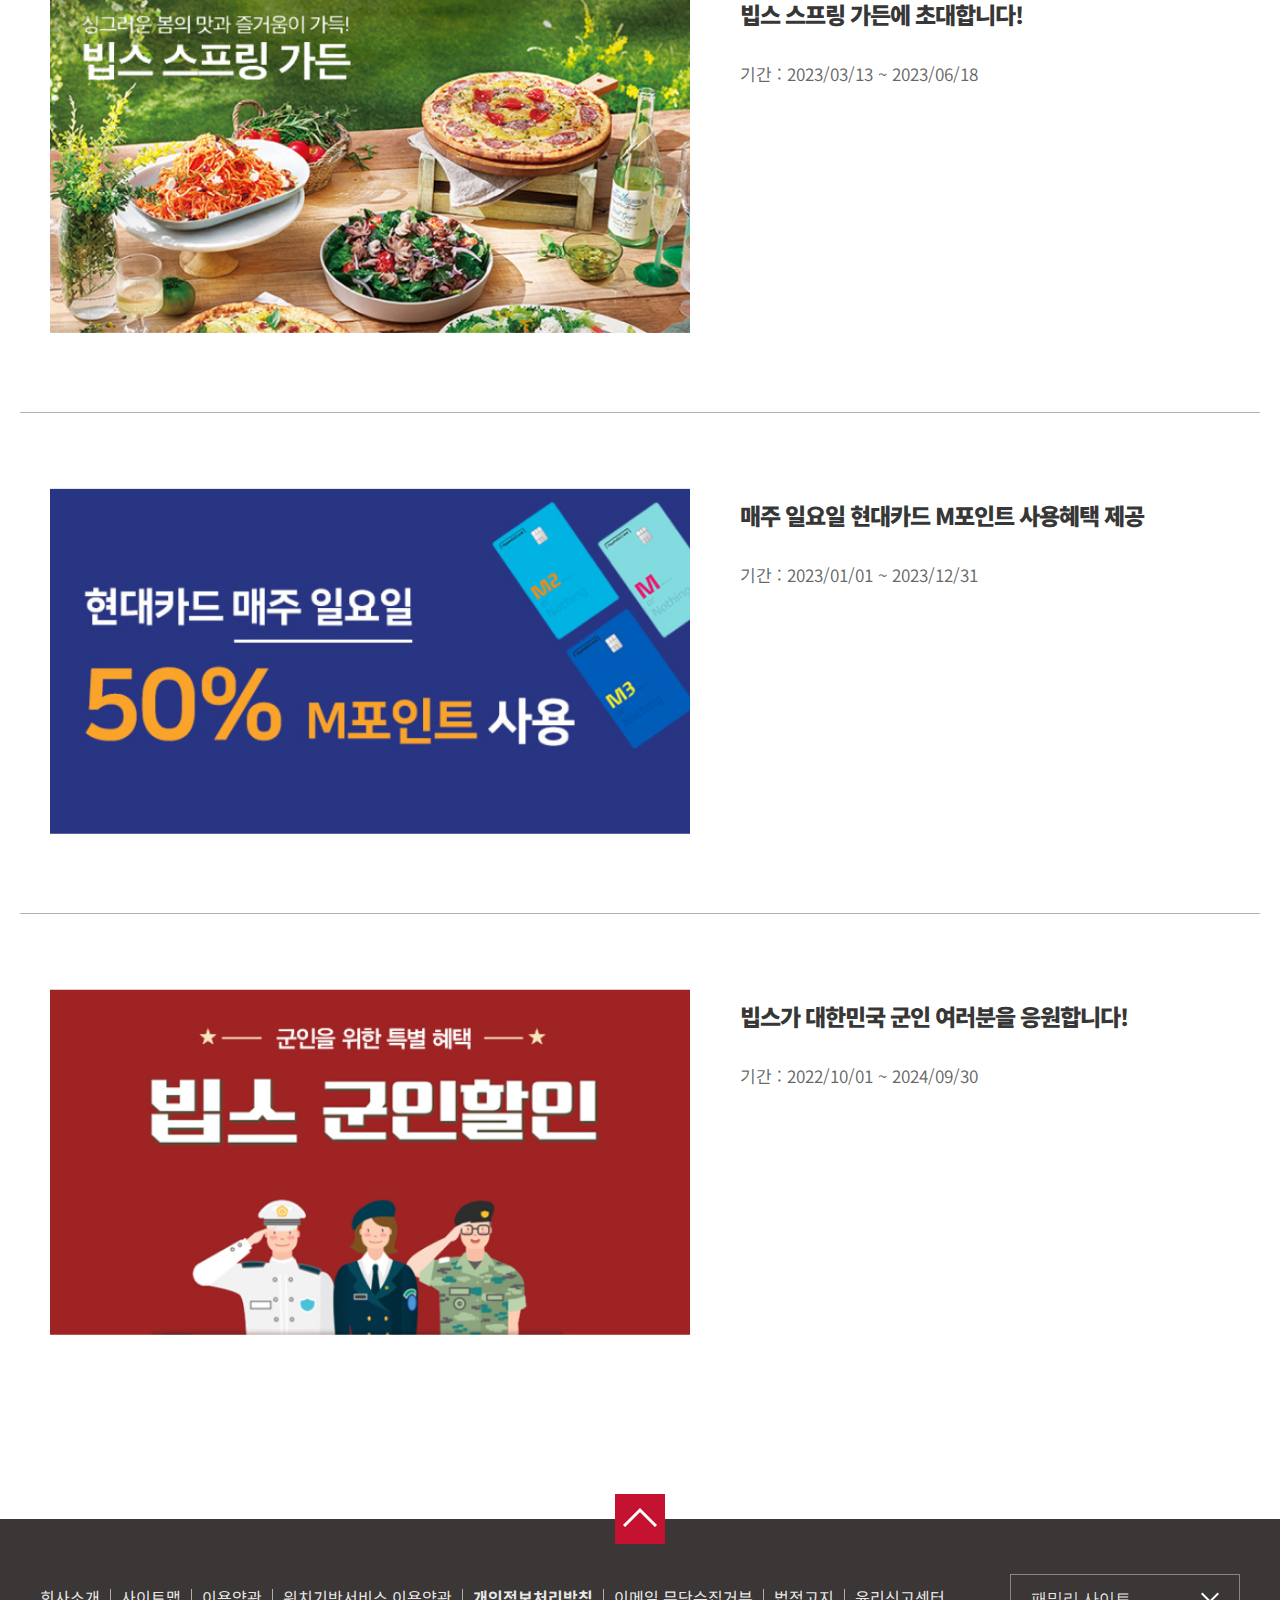
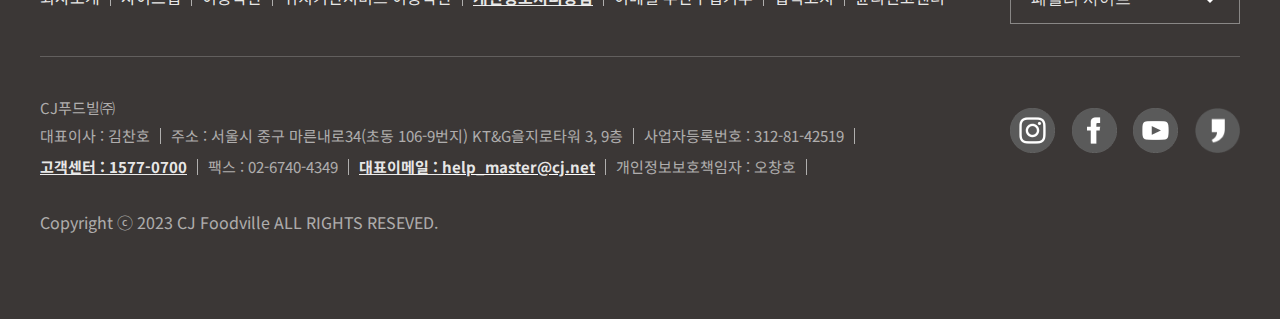
<file: sub4_1.html>
<!doctype html>
<html lang="ko">
    <head>
        <meta charset="utf-8">
        <meta name="viewport" content="width=device-width,initial-scale=1,minimum-scale=1,maximum-scale=1,user-scalable=no">
        <meta name="keywords" content="반응형 웹 가상 리뉴얼 프로젝트">
        <meta name="description" content="산업 현장에서 요구되는 웹언어 구현-가상리뉴얼 프로젝트">
        <title>빕스</title>
        <link rel="shortcut icon" type="image/png" sizes="16x16" href="images/favicon16.png">


        <!-- 7. 외부 css파일 연동 -->
        <link rel="stylesheet" type="text/css" href="css/style.css">
        <link rel="stylesheet" type="text/css" href="css/sub_style.css">

        <!-- <script src="http://code.jquery.com/jquery-1.9.0rc1.js"></script> -->
        <script src="js/code.jquery.com_jquery-3.7.1.min.js"></script>
        <script src="js/motion.js"></script>
        <script src="js/subheaderBg.js"></script>

    </head>

    <body>
        <!-- 전체서브 공통 - header -->
        <header id="header">
            <div class="header_wrap">
                <div class="header_inner">
                    <h1><a href="index.html"><img src="images/logo.png" alt="빕스"></a></h1>

                    <!-- ★반응형 웹 추가코드 (1280px 이상 해상도에서는 비표시)-->
                    <p class="nav_view_btn"><button><img src="images/nav_btn.png" alt="전역메뉴 표시"></button></p>

                    <nav>
                        <p class="nav_close_btn"><button><img src="images/nav_btn2.png" alt="전역메뉴 비표시"></button></p>

                        <ul class="gnb sub4_gnb">
                            <li>
                                <a href="sub1_1.html">BRAND</a>
                                <ul>
                                    <li><a href="sub1_1.html">브랜드 스토리</a></li>
                                    <li><a href="sub1_2.html">빕스 히스토리</a></li>
                                </ul>
                            </li>

                            <li>
                                <a href="sub2_1.html">MENU</a>
                                <ul>
                                    <li><a href="sub2_1.html">스테이크</a></li>
                                    <li><a href="sub2_2.html">샐러드 바</a></li>
                                    <li><a href="sub2_3.html">와인</a></li>
                                    <li><a href="sub2_4.html">픽업 & 딜리버리</a></li>
                                </ul>
                            </li>

                            <li>
                                <a href="sub3_1.html">STORE</a>
                                <ul>
                                    <li><a href="sub3_1.html">매장찾기</a></li>
                                </ul>
                            </li>

                            <li>
                                <a href="sub4_1.html">EVENT</a>
                                <ul>
                                    <li><a href="sub4_1.html">이벤트</a></li>
                                    <li><a href="sub4_2.html">당첨자 발표</a></li>
                                </ul>
                            </li>

                            <li>
                                <a href="sub5_1.html">BENEFIT</a>
                                <ul>
                                    <li><a href="sub5_1.html">제휴할인카드</a></li>
                                    <li><a href="sub5_2.html">CJ ONE</a></li>
                                    <li><a href="sub5_3.html">빕스매니아</a></li>
                                </ul>
                            </li>
                        </ul>
                    </nav>

                    <ul class="top_util">
                        <li><a href="#">로그인</a></li>
                        <li><a href="https://www.cjone.com/cjmweb/join.do?coopco_cd=7020&brnd_cd=2040&mcht_no=&coop_return_url=" target="_blank">회원가입</a></li>
                        <li><a href="#">사이트맵</a></li>
                        <li><a href="#">고객센터</a></li>
                    </ul>
                </div>
            </div>
        </header>

        <div id="sub_container">
            <!-- 전체서브 공통 - visual -->
            <h2>EVENT</h2> 
            <div class="sub_visual event_bg">
                <div class="sub_visual_wrap event_visualtext">
                    <h3>EVENT</h3>
                </div>
            </div>

            <!-- 전체서브 공통 - lnb -->
            <div class="lnb"> 
                <div class="lnb_wrap event_lnb">
                    <ul>
                        <li><a href="sub4_1.html">이벤트</a></li>
                        <li><a href="sub4_2.html">당첨자 발표</a></li>
                    </ul>
                </div>
            </div>
            <div class="sub_root sub4_1root">Home > EVENT > 이벤트</div>

            <!-- 서브 개별 콘텐츠 -->

            <div class="subcontent_title">
                <h4>Event</h4>
                <p>이벤트</p>
            </div>

            <div class="sub_content event_content">
                <ul class="event_progress">
                    <li><a href="sub4_1.html">진행 중인 이벤트</a></li>
                    <li><a href="#">종료된 이벤트</a></li>
                </ul>

                <ul class="event_list">
                    <li class="event_list1">
                        <a href="#">
                            <p><b>빕스 그린테이블 캠페인</b></p>
                            <p>기간 : 2023/03/30 ~ 2023/05/28</p>
                        </a>
                    </li>

                    <li class="event_list2">
                        <a href="#">
                            <p><b>빕스 스프링 가든에 초대합니다!</b></p>
                            <p>기간 : 2023/03/13 ~ 2023/06/18</p>
                        </a>
                    </li>

                    <li class="event_list3">
                        <a href="#">
                            <p><b>매주 일요일 현대카드 M포인트 사용혜택 제공</b></p>
                            <p>기간 : 2023/01/01 ~ 2023/12/31</p>
                        </a>
                    </li>

                    <li class="event_list4">
                        <a href="#">
                            <p><b>빕스가 대한민국 군인 여러분을 응원합니다!</b></p>
                            <p>기간 : 2022/10/01 ~ 2024/09/30</p>
                        </a>
                    </li>
                </ul>


            </div>
        </div>

        <footer id="footer"> 
            <div class="footer_wrap">

                <!--0. top_move{ position: absolute; left:50%; margin: -25px 0 0 -25px;  }-->
                <p class="top_move"><button><img src="images/footer_top_btn.jpg" alt="웹문서 상단으로 이동"></button></p>

                <!--1-->
                <div class="footer_top">

                    <ul>
                        <li><a href="#">회사소개</a></li>
                        <li><a href="#">사이트맵</a></li>
                        <li><a href="#">이용약관</a></li>
                        <li><a href="#">위치기반서비스 이용약관</a></li>
                        <li><a href="#"><b>개인정보처리방침</b></a></li>
                        <li><a href="#">이메일 무단수집거부</a></li>
                        <li><a href="#">법적고지</a></li>
                        <li><a href="#">윤리신고센터</a></li>
                    </ul>

                    <div class="familysite">
                        <p><button>패밀리 사이트</button></p>
                        <ul>
                            <li><a href="https://www.cjfoodville.co.kr/main.asp" target="_blank">CJ푸드빌</a></li>
                            <li><a href="https://www.tlj.co.kr:7008/index.asp" target="_blank">뚜레쥬르</a></li>
                            <li><a href="https://www.italiantheplace.co.kr:7022/" target="_blank">더플레이스</a></li>
                            <li><a href="https://www.cheiljemyunso.co.kr:7014/main.asp" target="_blank">제일제면소</a></li>
                            <li><a href="https://www.ngrill.co.kr:7025/index.html" target="_blank">N그릴</a></li>
                            <li><a href="https://www.nseoultower.co.kr:8501/index.asp" target="_blank">N서울타워</a></li>
                        </ul>
                    </div>
                </div>

                <!--2-->
                <div class="footer_middle">

                    <p>CJ푸드빌㈜</p>
                    <!-- 
                        div{float:left; display:flex; flex-wrap:wrap; }
                        div>*:not(:first-child){ border-right:1px solid rgba(255,255,255,0.7); margin-right:10px; padding-right:10px;    }
                    -->
                    <div>
                        <p>대표이사 : 김찬호</p>
                        <address>주소 : 서울시 중구 마른내로34(초동 106-9번지) KT&G을지로타워 3, 9층</address>
                        <p>사업자등록번호 : 312-81-42519</p>
                        <p><b>고객센터 : 1577-0700</b></p>
                        <p>팩스 : 02-6740-4349</p>
                        <p><b>대표이메일 : <a href="mailto:help_master@cj.net">help_master@cj.net</a></b></p>
                        <p>개인정보보호책임자 : 오창호</p>
                    </div>

                    <!-- sns:float:right;-->
                    <ul class="sns">
                        <li><a href="#" target="_blank"><img src="images/footer_icon1.png" alt="인스타그램"></a></li>
                        <li><a href="https://www.facebook.com/ivips" target="_blank"><img src="images/footer_icon2.png" alt="페이스북"></a></li>
                        <li><a href="https://www.youtube.com/@VIPS" target="_blank"><img src="images/footer_icon3.png" alt="유투브"></a></li>
                        <li><a href="#" target="_blank"><img src="images/footer_icon4.png" alt="카카오톡"></a></li>
                    </ul>

                </div>

                <!--3-->
                <p>Copyright ⓒ 2023 CJ Foodville ALL RIGHTS RESEVED.</p>

            </div>
        </footer>

    </body>
</html>
</file>
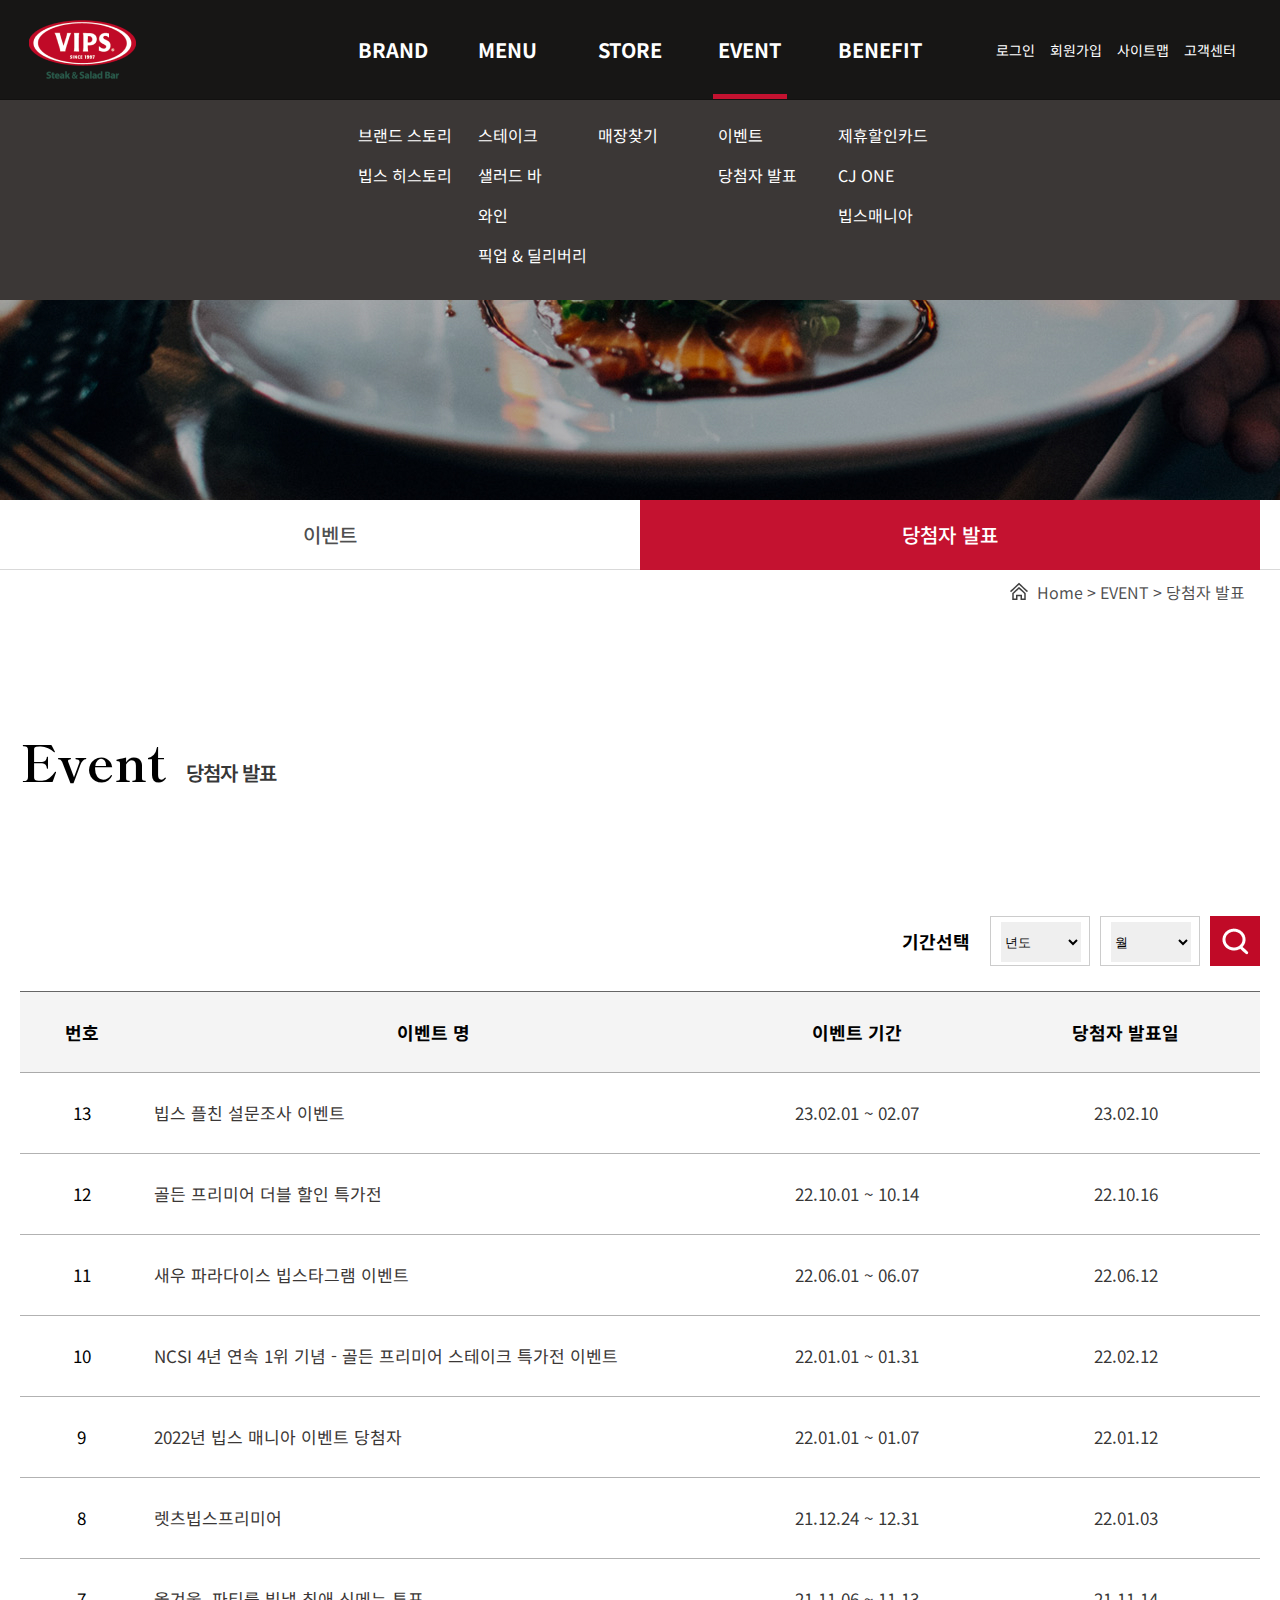
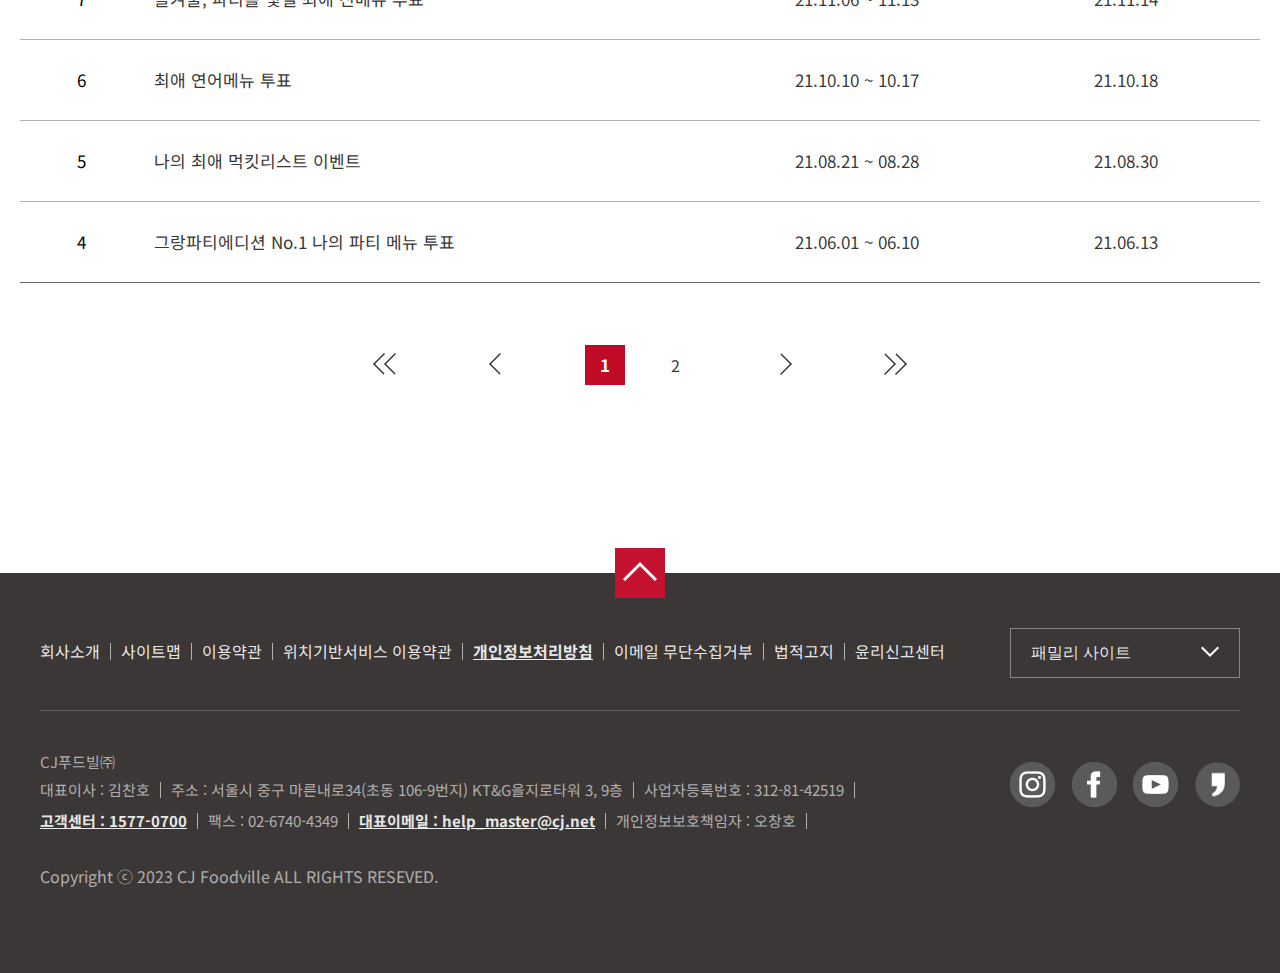
<file: sub4_2.html>
<!doctype html>
<html lang="ko">
    <head>
        <meta charset="utf-8">
        <meta name="viewport" content="width=device-width,initial-scale=1,minimum-scale=1,maximum-scale=1,user-scalable=no">
        <meta name="keywords" content="반응형 웹 가상 리뉴얼 프로젝트">
        <meta name="description" content="산업 현장에서 요구되는 웹언어 구현-가상리뉴얼 프로젝트">
        <title>빕스</title>
        <link rel="shortcut icon" type="image/png" sizes="16x16" href="images/favicon16.png">


        <!-- 7. 외부 css파일 연동 -->
        <link rel="stylesheet" type="text/css" href="css/style.css">
        <link rel="stylesheet" type="text/css" href="css/sub_style.css">

        <!-- <script src="http://code.jquery.com/jquery-1.9.0rc1.js"></script> -->
        <script src="js/code.jquery.com_jquery-3.7.1.min.js"></script>
        <script src="js/motion.js"></script>
        <script src="js/subheaderBg.js"></script>

    </head>

    <body>
        <!-- 전체서브 공통 - header -->
        <header id="header">
            <div class="header_wrap">
                <div class="header_inner">
                    <h1><a href="index.html"><img src="images/logo.png" alt="빕스"></a></h1>

                    <!-- ★반응형 웹 추가코드 (1280px 이상 해상도에서는 비표시)-->
                    <p class="nav_view_btn"><button><img src="images/nav_btn.png" alt="전역메뉴 표시"></button></p>

                    <nav>
                        <p class="nav_close_btn"><button><img src="images/nav_btn2.png" alt="전역메뉴 비표시"></button></p>

                        <ul class="gnb sub4_gnb">
                            <li>
                                <a href="sub1_1.html">BRAND</a>
                                <ul>
                                    <li><a href="sub1_1.html">브랜드 스토리</a></li>
                                    <li><a href="sub1_2.html">빕스 히스토리</a></li>
                                </ul>
                            </li>

                            <li>
                                <a href="sub2_1.html">MENU</a>
                                <ul>
                                    <li><a href="sub2_1.html">스테이크</a></li>
                                    <li><a href="sub2_2.html">샐러드 바</a></li>
                                    <li><a href="sub2_3.html">와인</a></li>
                                    <li><a href="sub2_4.html">픽업 & 딜리버리</a></li>
                                </ul>
                            </li>

                            <li>
                                <a href="sub3_1.html">STORE</a>
                                <ul>
                                    <li><a href="sub3_1.html">매장찾기</a></li>
                                </ul>
                            </li>

                            <li>
                                <a href="sub4_1.html">EVENT</a>
                                <ul>
                                    <li><a href="sub4_1.html">이벤트</a></li>
                                    <li><a href="sub4_2.html">당첨자 발표</a></li>
                                </ul>
                            </li>

                            <li>
                                <a href="sub5_1.html">BENEFIT</a>
                                <ul>
                                    <li><a href="sub5_1.html">제휴할인카드</a></li>
                                    <li><a href="sub5_2.html">CJ ONE</a></li>
                                    <li><a href="sub5_3.html">빕스매니아</a></li>
                                </ul>
                            </li>
                        </ul>
                    </nav>

                    <ul class="top_util">
                        <li><a href="#">로그인</a></li>
                        <li><a href="https://www.cjone.com/cjmweb/join.do?coopco_cd=7020&brnd_cd=2040&mcht_no=&coop_return_url=" target="_blank">회원가입</a></li>
                        <li><a href="#">사이트맵</a></li>
                        <li><a href="#">고객센터</a></li>
                    </ul>
                </div>
            </div>
        </header>

        <div id="sub_container">
            <!-- 전체서브 공통 - visual -->
            <h2>EVENT</h2> 
            <div class="sub_visual event_bg">
                <div class="sub_visual_wrap winner_visualtext">
                    <h3>EVENT</h3>
                </div>
            </div>

            <!-- 전체서브 공통 - lnb -->
            <div class="lnb"> 
                <div class="lnb_wrap winner_lnb">
                    <ul>
                        <li><a href="sub4_1.html">이벤트</a></li>
                        <li><a href="sub4_2.html">당첨자 발표</a></li>
                    </ul>
                </div>
            </div>
            <div class="sub_root sub4_2root">Home > EVENT > 당첨자 발표</div>

            <!-- 서브 개별 콘텐츠 -->
            
            <div class="subcontent_title">
                <h4>Event</h4>
                <p>당첨자 발표</p>
            </div>

            <div class="sub_content winner_content">
                <form method="post">
                    <div class="date_picker">
                        <p><b>기간선택</b></p>
                        <div>
                            <select>
                                <option>년도</option>
                                <option>2022</option>
                                <option>2021</option>
                                <option>2020</option>
                                <option>2019</option>
                                <option>2018</option>
                            </select>
                        </div>

                        <div>
                            <select>
                                <option>월</option>
                                <option>01</option>
                                <option>02</option>
                                <option>03</option>
                                <option>04</option>
                                <option>05</option>
                                <option>06</option>
                                <option>07</option>
                                <option>08</option>
                                <option>09</option>
                                <option>10</option>
                                <option>11</option>
                                <option>12</option>
                            </select>
                        </div>
                        <p><button><span>기간 검색하기</span></button></p>
                    </div>

                    <div class="winner_list">
                        <table>
                            <thead>
                                <tr>
                                    <th>번호</th>
                                    <th>이벤트 명</th>
                                    <th>이벤트 기간</th>
                                    <th>당첨자 발표일</th>
                                </tr>
                            </thead>

                            <tbody>
                                <tr>
                                    <td>13</td>
                                    <td><a href="#">빕스 플친 설문조사 이벤트</a></td>
                                    <td><span>이벤트 기간 : </span>23.02.01 ~ 02.07</td>
                                    <td><span>당첨자 발표 : </span>23.02.10</td>
                                </tr>

                                <tr>
                                    <td>12</td>
                                    <td><a href="#">골든 프리미어 더블 할인 특가전</a></td>
                                    <td><span>이벤트 기간 : </span>22.10.01 ~ 10.14</td>
                                    <td><span>당첨자 발표 : </span>22.10.16</td>
                                </tr>

                                <tr>
                                    <td>11</td>
                                    <td><a href="#">새우 파라다이스 빕스타그램 이벤트</a></td>
                                    <td><span>이벤트 기간 : </span>22.06.01 ~ 06.07</td>
                                    <td><span>당첨자 발표 : </span>22.06.12</td>
                                </tr>

                                <tr>
                                    <td>10</td>
                                    <td><a href="#">NCSI 4년 연속 1위 기념 - 골든 프리미어 스테이크 특가전 이벤트</a></td>
                                    <td><span>이벤트 기간 : </span>22.01.01 ~ 01.31</td>
                                    <td><span>당첨자 발표 : </span>22.02.12</td>
                                </tr>

                                <tr>
                                    <td>9</td>
                                    <td><a href="#">2022년 빕스 매니아 이벤트 당첨자</a></td>
                                    <td><span>이벤트 기간 : </span>22.01.01 ~ 01.07</td>
                                    <td><span>당첨자 발표 : </span>22.01.12</td>
                                </tr>

                                <tr>
                                    <td>8</td>
                                    <td><a href="#">렛츠빕스프리미어</a></td>
                                    <td><span>이벤트 기간 : </span>21.12.24 ~ 12.31</td>
                                    <td><span>당첨자 발표 : </span>22.01.03</td>
                                </tr>

                                <tr>
                                    <td>7</td>
                                    <td><a href="#">올겨울, 파티를 빛낼 최애 신메뉴 투표</a></td>
                                    <td><span>이벤트 기간 : </span>21.11.06 ~ 11.13</td>
                                    <td><span>당첨자 발표 : </span>21.11.14</td>
                                </tr>

                                <tr>
                                    <td>6</td>
                                    <td><a href="#">최애 연어메뉴 투표</a></td>
                                    <td><span>이벤트 기간 : </span>21.10.10 ~ 10.17</td>
                                    <td><span>당첨자 발표 : </span>21.10.18</td>
                                </tr>

                                <tr>
                                    <td>5</td>
                                    <td><a href="#">나의 최애 먹킷리스트 이벤트</a></td>
                                    <td><span>이벤트 기간 : </span>21.08.21 ~  08.28</td>
                                    <td><span>당첨자 발표 : </span>21.08.30</td>
                                </tr>

                                <tr>
                                    <td>4</td>
                                    <td><a href="#">그랑파티에디션 No.1 나의 파티 메뉴 투표</a></td>
                                    <td><span>이벤트 기간 : </span>21.06.01 ~ 06.10</td>
                                    <td><span>당첨자 발표 : </span>21.06.13</td>
                                </tr>
                            </tbody>
                        </table>
                    </div>

                    <div class="page_select">
                        <p><a href="#"><img src="sub_images/sub4_2_firstpage_btn.png" alt="첫번째 페이지로 이동하기"></a></p>
                        <p><a href="#"><img src="sub_images/sub4_2_prepage_btn.png" alt="이전 페이지로 이동하기"></a></p>
                        <div class="page_number">
                            <p><a href="sub4_2.html">1</a></p>
                            <p><a href="#">2</a></p>
                        </div>
                        <p><a href="#"><img src="sub_images/sub4_2_nextpage_btn.png" alt="다음 페이지로 이동하기"></a></p>
                        <p><a href="#"><img src="sub_images/sub4_2_lastpage_btn.png" alt="마지막 페이지로 이동하기"></a></p>
                    </div>
                </form>
            </div>
        </div>

        <footer id="footer"> 
            <div class="footer_wrap">

                <!--0. top_move{ position: absolute; left:50%; margin: -25px 0 0 -25px;  }-->
                <p class="top_move"><button><img src="images/footer_top_btn.jpg" alt="웹문서 상단으로 이동"></button></p>

                <!--1-->
                <div class="footer_top">

                    <ul>
                        <li><a href="#">회사소개</a></li>
                        <li><a href="#">사이트맵</a></li>
                        <li><a href="#">이용약관</a></li>
                        <li><a href="#">위치기반서비스 이용약관</a></li>
                        <li><a href="#"><b>개인정보처리방침</b></a></li>
                        <li><a href="#">이메일 무단수집거부</a></li>
                        <li><a href="#">법적고지</a></li>
                        <li><a href="#">윤리신고센터</a></li>
                    </ul>

                    <div class="familysite">
                        <p><button>패밀리 사이트</button></p>
                        <ul>
                            <li><a href="https://www.cjfoodville.co.kr/main.asp" target="_blank">CJ푸드빌</a></li>
                            <li><a href="https://www.tlj.co.kr:7008/index.asp" target="_blank">뚜레쥬르</a></li>
                            <li><a href="https://www.italiantheplace.co.kr:7022/" target="_blank">더플레이스</a></li>
                            <li><a href="https://www.cheiljemyunso.co.kr:7014/main.asp" target="_blank">제일제면소</a></li>
                            <li><a href="https://www.ngrill.co.kr:7025/index.html" target="_blank">N그릴</a></li>
                            <li><a href="https://www.nseoultower.co.kr:8501/index.asp" target="_blank">N서울타워</a></li>
                        </ul>
                    </div>
                </div>

                <!--2-->
                <div class="footer_middle">

                    <p>CJ푸드빌㈜</p>
                    <!-- 
                        div{float:left; display:flex; flex-wrap:wrap; }
                        div>*:not(:first-child){ border-right:1px solid rgba(255,255,255,0.7); margin-right:10px; padding-right:10px;    }
                    -->
                    <div>
                        <p>대표이사 : 김찬호</p>
                        <address>주소 : 서울시 중구 마른내로34(초동 106-9번지) KT&G을지로타워 3, 9층</address>
                        <p>사업자등록번호 : 312-81-42519</p>
                        <p><b>고객센터 : 1577-0700</b></p>
                        <p>팩스 : 02-6740-4349</p>
                        <p><b>대표이메일 : <a href="mailto:help_master@cj.net">help_master@cj.net</a></b></p>
                        <p>개인정보보호책임자 : 오창호</p>
                    </div>

                    <!-- sns:float:right;-->
                    <ul class="sns">
                        <li><a href="#" target="_blank"><img src="images/footer_icon1.png" alt="인스타그램"></a></li>
                        <li><a href="https://www.facebook.com/ivips" target="_blank"><img src="images/footer_icon2.png" alt="페이스북"></a></li>
                        <li><a href="https://www.youtube.com/@VIPS" target="_blank"><img src="images/footer_icon3.png" alt="유투브"></a></li>
                        <li><a href="#" target="_blank"><img src="images/footer_icon4.png" alt="카카오톡"></a></li>
                    </ul>

                </div>

                <!--3-->
                <p>Copyright ⓒ 2023 CJ Foodville ALL RIGHTS RESEVED.</p>

            </div>
        </footer>

    </body>
</html>
</file>
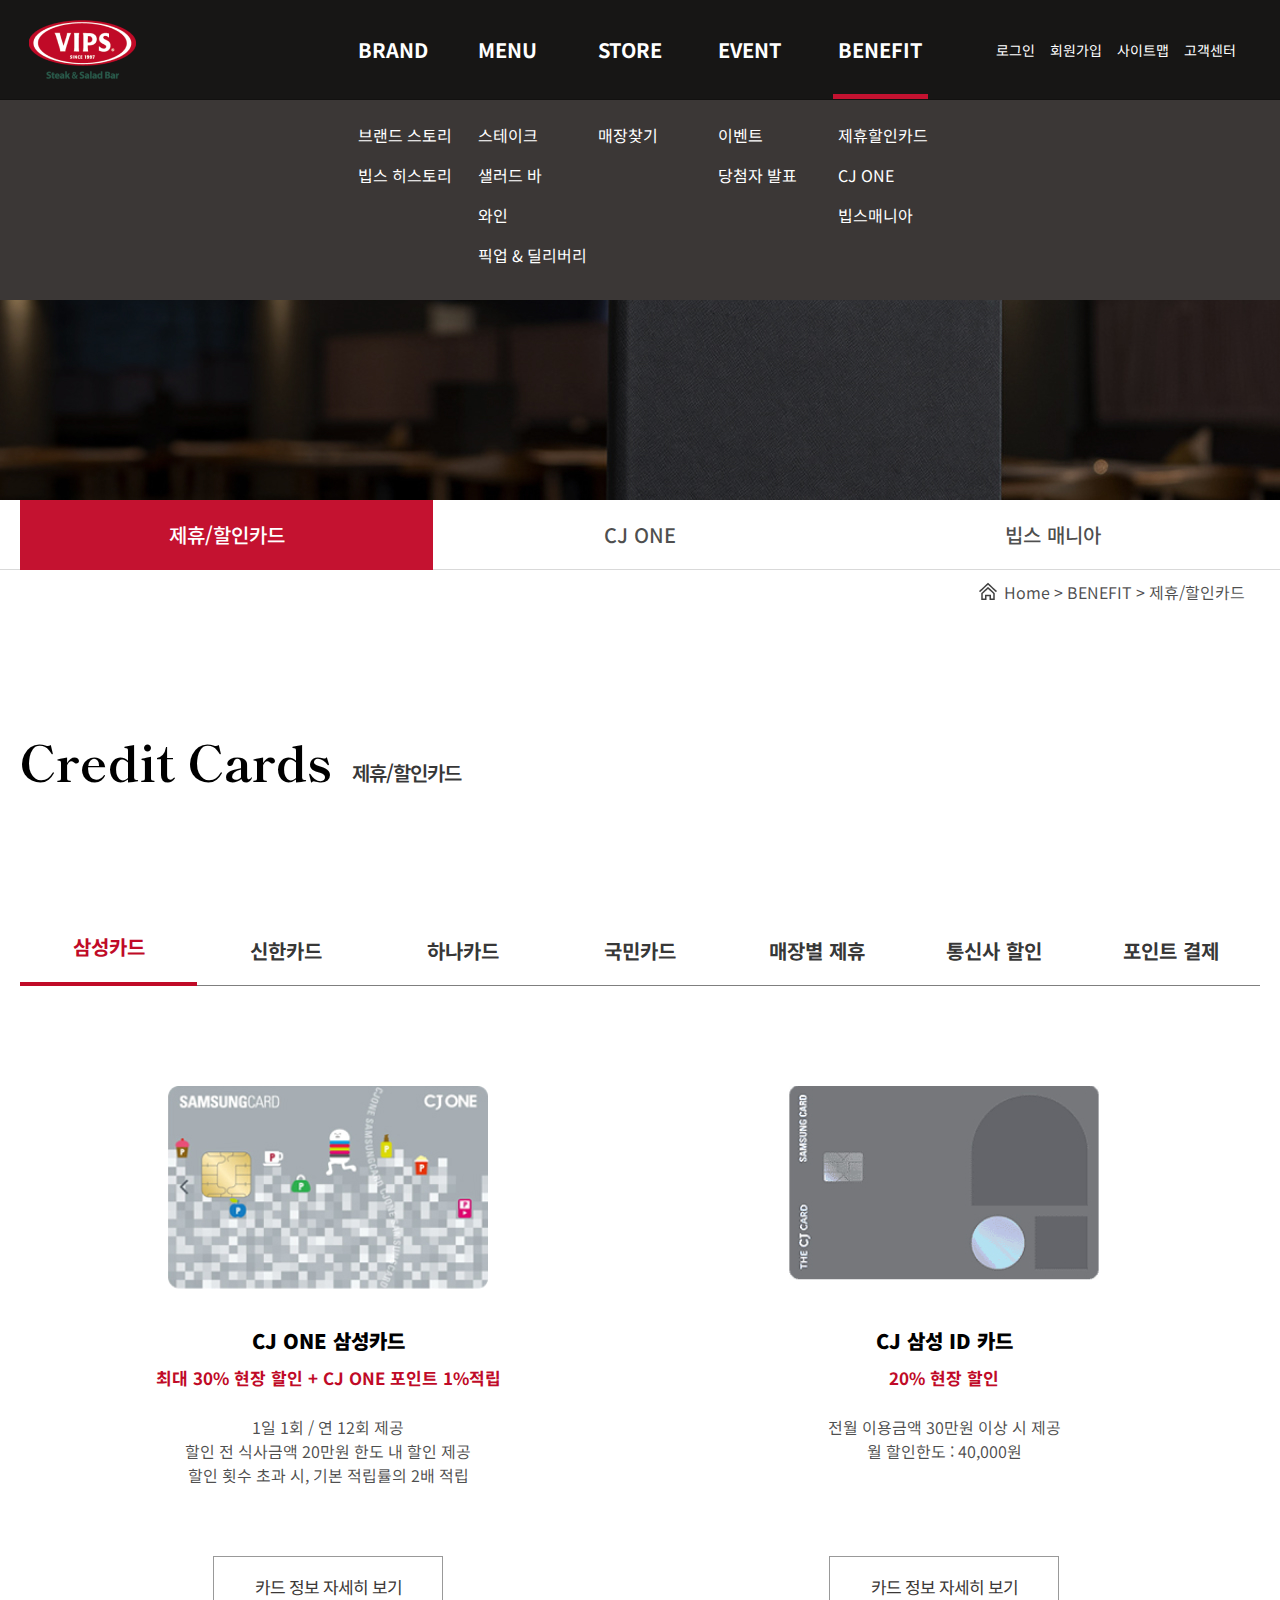
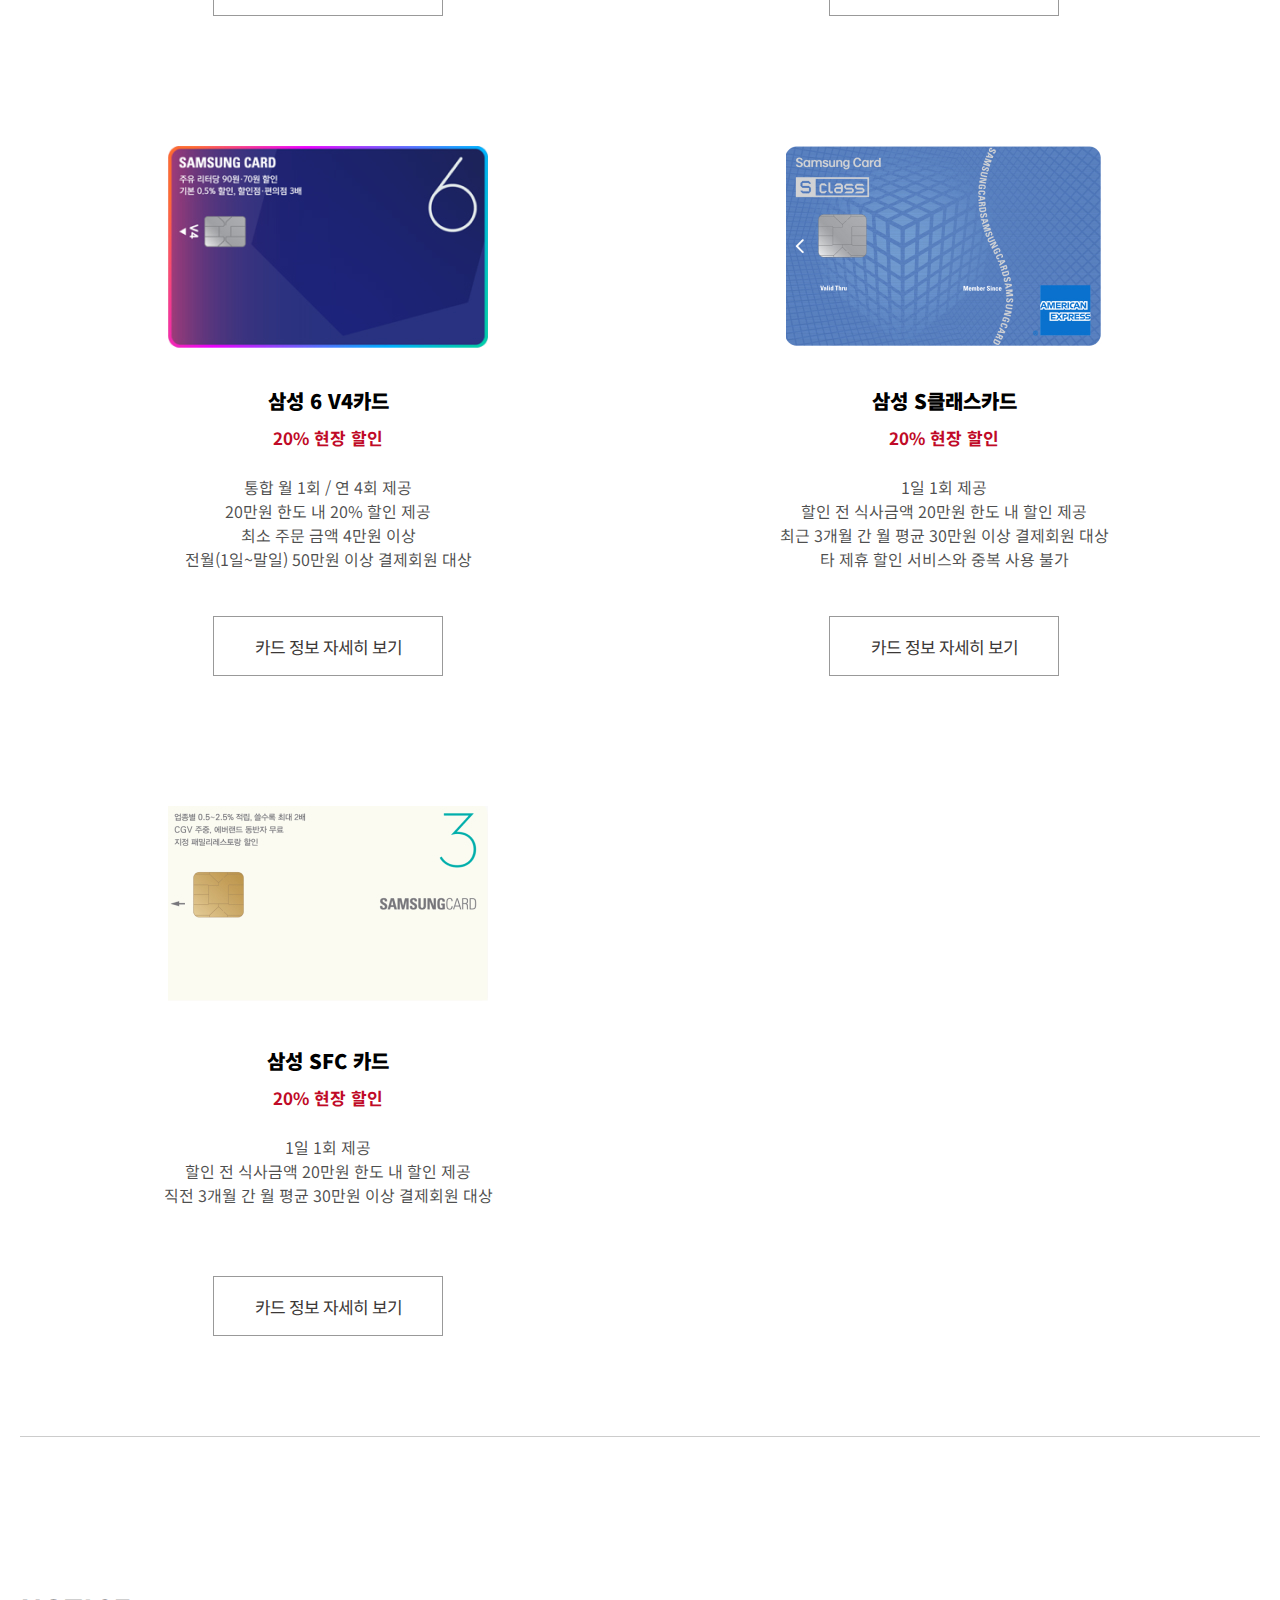
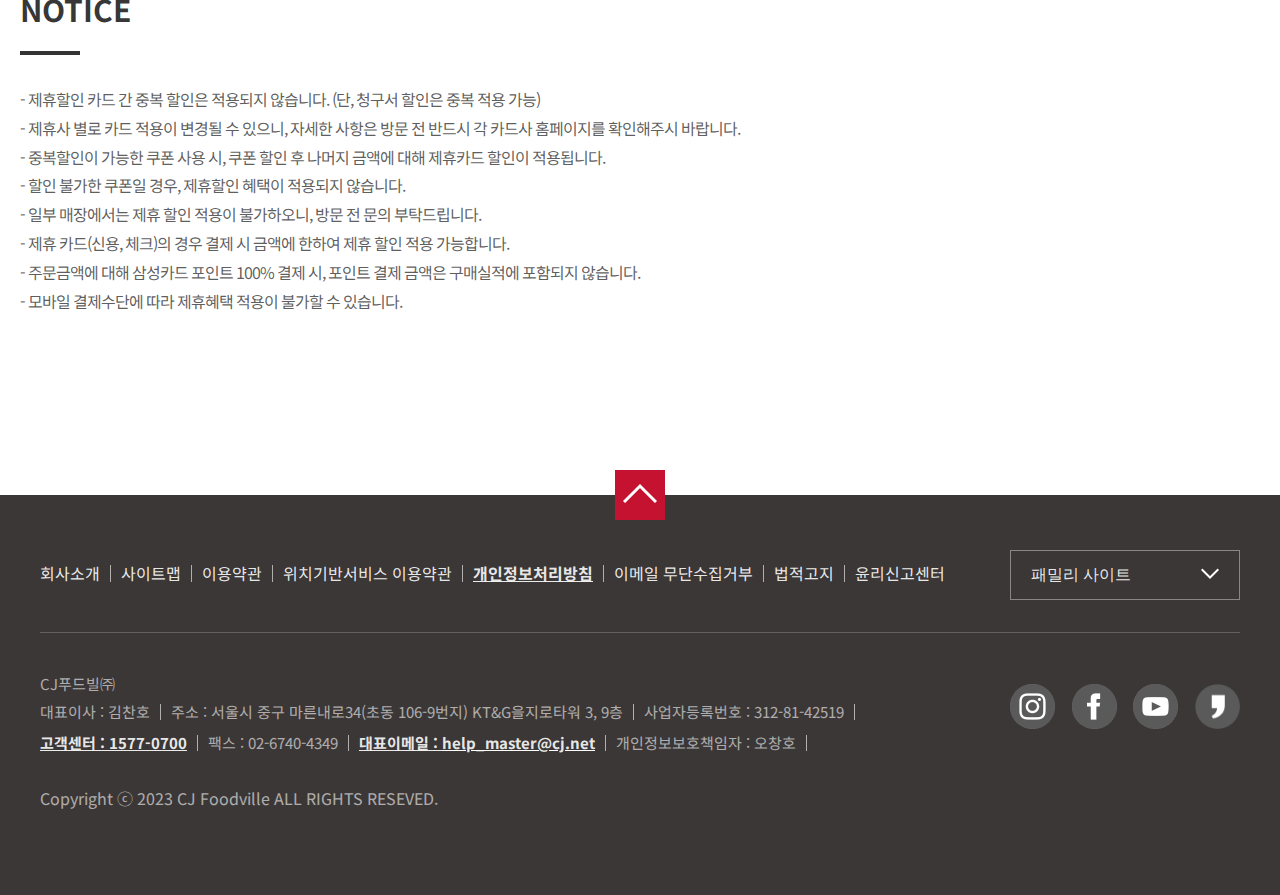
<file: sub5_1.html>
<!doctype html>
<html lang="ko">
    <head>
        <meta charset="utf-8">
        <meta name="viewport" content="width=device-width,initial-scale=1,minimum-scale=1,maximum-scale=1,user-scalable=no">
        <meta name="keywords" content="반응형 웹 가상 리뉴얼 프로젝트">
        <meta name="description" content="산업 현장에서 요구되는 웹언어 구현-가상리뉴얼 프로젝트">
        <title>빕스</title>
        <link rel="shortcut icon" type="image/png" sizes="16x16" href="images/favicon16.png">


        <!-- 7. 외부 css파일 연동 -->
        <link rel="stylesheet" type="text/css" href="css/style.css">
        <link rel="stylesheet" type="text/css" href="css/sub_style.css">

        <!-- <script src="http://code.jquery.com/jquery-1.9.0rc1.js"></script> -->
        <script src="js/code.jquery.com_jquery-3.7.1.min.js"></script>
        <script src="js/motion.js"></script>
        <script src="js/subheaderBg.js"></script>

    </head>

    <body>
        <!-- 전체서브 공통 - header -->
        <header id="header">
            <div class="header_wrap">
                <div class="header_inner">
                    <h1><a href="index.html"><img src="images/logo.png" alt="빕스"></a></h1>

                    <!-- ★반응형 웹 추가코드 (1280px 이상 해상도에서는 비표시)-->
                    <p class="nav_view_btn"><button><img src="images/nav_btn.png" alt="전역메뉴 표시"></button></p>

                    <nav>
                        <p class="nav_close_btn"><button><img src="images/nav_btn2.png" alt="전역메뉴 비표시"></button></p>

                        <ul class="gnb sub5_gnb">
                            <li>
                                <a href="sub1_1.html">BRAND</a>
                                <ul>
                                    <li><a href="sub1_1.html">브랜드 스토리</a></li>
                                    <li><a href="sub1_2.html">빕스 히스토리</a></li>
                                </ul>
                            </li>

                            <li>
                                <a href="sub2_1.html">MENU</a>
                                <ul>
                                    <li><a href="sub2_1.html">스테이크</a></li>
                                    <li><a href="sub2_2.html">샐러드 바</a></li>
                                    <li><a href="sub2_3.html">와인</a></li>
                                    <li><a href="sub2_4.html">픽업 & 딜리버리</a></li>
                                </ul>
                            </li>

                            <li>
                                <a href="sub3_1.html">STORE</a>
                                <ul>
                                    <li><a href="sub3_1.html">매장찾기</a></li>
                                </ul>
                            </li>

                            <li>
                                <a href="sub4_1.html">EVENT</a>
                                <ul>
                                    <li><a href="sub4_1.html">이벤트</a></li>
                                    <li><a href="sub4_2.html">당첨자 발표</a></li>
                                </ul>
                            </li>

                            <li>
                                <a href="sub5_1.html">BENEFIT</a>
                                <ul>
                                    <li><a href="sub5_1.html">제휴할인카드</a></li>
                                    <li><a href="sub5_2.html">CJ ONE</a></li>
                                    <li><a href="sub5_3.html">빕스매니아</a></li>
                                </ul>
                            </li>
                        </ul>
                    </nav>

                    <ul class="top_util">
                        <li><a href="#">로그인</a></li>
                        <li><a href="https://www.cjone.com/cjmweb/join.do?coopco_cd=7020&brnd_cd=2040&mcht_no=&coop_return_url=" target="_blank">회원가입</a></li>
                        <li><a href="#">사이트맵</a></li>
                        <li><a href="#">고객센터</a></li>
                    </ul>
                </div>
            </div>
        </header>

        <div id="sub_container">
            <!-- 전체서브 공통 - visual -->
            <h2>BENEFIT</h2> 
            <div class="sub_visual benefit_bg">
                <div class="sub_visual_wrap benefit_visualtext">
                    <h3>BENEFIT</h3>
                </div>
            </div>

            <!-- 전체서브 공통 - lnb -->
            <div class="lnb"> 
                <div class="lnb_wrap benefit_lnb">
                    <ul>
                        <li><a href="sub5_1.html">제휴/할인카드</a></li>
                        <li><a href="sub5_2.html">CJ ONE</a></li>
                        <li><a href="sub5_3.html">빕스 매니아</a></li>
                    </ul>
                </div>
            </div>
            <div class="sub_root sub5_1root">Home > BENEFIT > 제휴/할인카드</div>

            <!-- 서브 개별 콘텐츠 -->

            <div class="subcontent_title">
                <h4>Credit Cards</h4>
                <p>제휴/할인카드</p>
            </div>

            <div class="sub_content card_content">
                <ul class="card_category">
                    <li><a href="sub5_1.html">삼성카드</a></li>
                    <li><a href="#">신한카드</a></li>
                    <li><a href="#">하나카드</a></li>
                    <li><a href="#">국민카드</a></li>
                    <li><a href="#">매장별 제휴</a></li>
                    <li><a href="#">통신사 할인</a></li>
                    <li><a href="#">포인트 결제</a></li>
                </ul>

                <div class="card_list card_list_mobile">
                    <ul class="cardlist_wrap">
                        <li class="card_list1">
                            <div>
                                <p><b>CJ ONE 삼성카드</b></p>
                                <p>최대 30% 현장 할인 + CJ ONE 포인트 1%적립</p>
                                <p>
                                    1일 1회 / 연 12회 제공<br>
                                    할인 전 식사금액 20만원 한도 내 할인 제공<br>
                                    할인 횟수 초과 시, 기본 적립률의 2배 적립
                                </p>
                            </div>
                            <p><a href="https://www.samsungcard.com/home/card/cardinfo/PGHPPCCCardCardinfoDetails001?code=AAP1200&alncmpC=COBRAND&webViewFirstPage=true" target="_blank">카드 정보 자세히 보기</a></p>
                        </li>
                        
                        <li  class="card_list2">
                            <div>
                                <p><b>CJ 삼성 ID 카드</b></p>
                                <p>20% 현장 할인</p>
                                <p>
                                    전월 이용금액 30만원 이상 시 제공<br>
                                    월 할인한도 : 40,000원
                                </p>
                            </div>
                            <p><a href="https://www.samsungcard.com/home/card/cardinfo/PGHPPCCCardCardinfoDetails001?code=AAP1200&alncmpC=COBRAND&webViewFirstPage=true" target="_blank">카드 정보 자세히 보기</a></p>
                        </li>

                        <li class="card_list3">
                            <div>
                                <p><b>삼성 6 V4카드</b></p>
                                <p>20% 현장 할인</p>
                                <p>
                                    통합 월 1회 / 연 4회 제공<br>
                                    20만원 한도 내 20% 할인 제공<br>
                                    최소 주문 금액 4만원 이상<br>
                                    전월(1일~말일) 50만원 이상 결제회원 대상
                                </p>
                            </div>
                            <p><a href="https://www.samsungcard.com/home/card/cardinfo/PGHPPCCCardCardinfoDetails001?code=AAP1645" target="_blank">카드 정보 자세히 보기</a></p>
                        </li>

                        <li class="card_list4">
                            <div>
                                <p><b>삼성 S클래스카드</b></p>
                                <p>20% 현장 할인</p>
                                <p>
                                    1일 1회 제공<br>
                                    할인 전 식사금액 20만원 한도 내 할인 제공<br>
                                    최근 3개월 간 월 평균 30만원 이상 결제회원 대상<br>
                                    타 제휴 할인 서비스와 중복 사용 불가
                                </p>
                            </div>
                            <p><a href="https://www.samsungcard.com/home/card/cardinfo/PGHPPCCCardCardinfoDetails001?code=AAP1179" target="_blank">카드 정보 자세히 보기</a></p>
                        </li>

                        <li class="card_list5">
                            <div>
                                <p><b>삼성 SFC 카드</b></p>
                                <p>20% 현장 할인</p>
                                <p>
                                    1일 1회 제공<br>
                                    할인 전 식사금액 20만원 한도 내 할인 제공<br>
                                    직전 3개월 간 월 평균 30만원 이상 결제회원 대상
                                </p>
                            </div>
                            <p><a href="https://www.samsungcard.com/personal/login/UHPPCO0301M0.jsp?goUrl=https://www.samsungcard.com/personal/sfc/UHPPBE2001M1.jsp" target="_blank">카드 정보 자세히 보기</a></p>
                        </li>
                    </ul>
                </div>

                <hr>
                
                <div class="bottom_notice">
                    <p>NOTICE</p>
                    <p>
                        - 제휴할인 카드 간 중복 할인은 적용되지 않습니다. (단, 청구서 할인은 중복 적용 가능)<br>
                        - 제휴사 별로 카드 적용이 변경될 수 있으니, 자세한 사항은 방문 전 반드시 각 카드사 홈페이지를 확인해주시 바랍니다.<br>
                        - 중복할인이 가능한 쿠폰 사용 시, 쿠폰 할인 후 나머지 금액에 대해 제휴카드 할인이 적용됩니다.<br>
                        - 할인 불가한 쿠폰일 경우, 제휴할인 혜택이 적용되지 않습니다.<br>
                        - 일부 매장에서는 제휴 할인 적용이 불가하오니, 방문 전 문의 부탁드립니다.<br>
                        - 제휴 카드(신용, 체크)의 경우 결제 시 금액에 한하여 제휴 할인 적용 가능합니다.<br>
                        - 주문금액에 대해 삼성카드 포인트 100% 결제 시, 포인트 결제 금액은 구매실적에 포함되지 않습니다.<br>
                        - 모바일 결제수단에 따라 제휴혜택 적용이 불가할 수 있습니다.
                    </p>
                </div>

            </div>
        </div>

        <footer id="footer"> 
            <div class="footer_wrap">

                <!--0. top_move{ position: absolute; left:50%; margin: -25px 0 0 -25px;  }-->
                <p class="top_move"><button><img src="images/footer_top_btn.jpg" alt="웹문서 상단으로 이동"></button></p>

                <!--1-->
                <div class="footer_top">

                    <ul>
                        <li><a href="#">회사소개</a></li>
                        <li><a href="#">사이트맵</a></li>
                        <li><a href="#">이용약관</a></li>
                        <li><a href="#">위치기반서비스 이용약관</a></li>
                        <li><a href="#"><b>개인정보처리방침</b></a></li>
                        <li><a href="#">이메일 무단수집거부</a></li>
                        <li><a href="#">법적고지</a></li>
                        <li><a href="#">윤리신고센터</a></li>
                    </ul>

                    <div class="familysite">
                        <p><button>패밀리 사이트</button></p>
                        <ul>
                            <li><a href="https://www.cjfoodville.co.kr/main.asp" target="_blank">CJ푸드빌</a></li>
                            <li><a href="https://www.tlj.co.kr:7008/index.asp" target="_blank">뚜레쥬르</a></li>
                            <li><a href="https://www.italiantheplace.co.kr:7022/" target="_blank">더플레이스</a></li>
                            <li><a href="https://www.cheiljemyunso.co.kr:7014/main.asp" target="_blank">제일제면소</a></li>
                            <li><a href="https://www.ngrill.co.kr:7025/index.html" target="_blank">N그릴</a></li>
                            <li><a href="https://www.nseoultower.co.kr:8501/index.asp" target="_blank">N서울타워</a></li>
                        </ul>
                    </div>
                </div>

                <!--2-->
                <div class="footer_middle">

                    <p>CJ푸드빌㈜</p>
                    <!-- 
                        div{float:left; display:flex; flex-wrap:wrap; }
                        div>*:not(:first-child){ border-right:1px solid rgba(255,255,255,0.7); margin-right:10px; padding-right:10px;    }
                    -->
                    <div>
                        <p>대표이사 : 김찬호</p>
                        <address>주소 : 서울시 중구 마른내로34(초동 106-9번지) KT&G을지로타워 3, 9층</address>
                        <p>사업자등록번호 : 312-81-42519</p>
                        <p><b>고객센터 : 1577-0700</b></p>
                        <p>팩스 : 02-6740-4349</p>
                        <p><b>대표이메일 : <a href="mailto:help_master@cj.net">help_master@cj.net</a></b></p>
                        <p>개인정보보호책임자 : 오창호</p>
                    </div>

                    <!-- sns:float:right;-->
                    <ul class="sns">
                        <li><a href="#" target="_blank"><img src="images/footer_icon1.png" alt="인스타그램"></a></li>
                        <li><a href="https://www.facebook.com/ivips" target="_blank"><img src="images/footer_icon2.png" alt="페이스북"></a></li>
                        <li><a href="https://www.youtube.com/@VIPS" target="_blank"><img src="images/footer_icon3.png" alt="유투브"></a></li>
                        <li><a href="#" target="_blank"><img src="images/footer_icon4.png" alt="카카오톡"></a></li>
                    </ul>

                </div>

                <!--3-->
                <p>Copyright ⓒ 2023 CJ Foodville ALL RIGHTS RESEVED.</p>

            </div>
        </footer>

    </body>
</html>
</file>
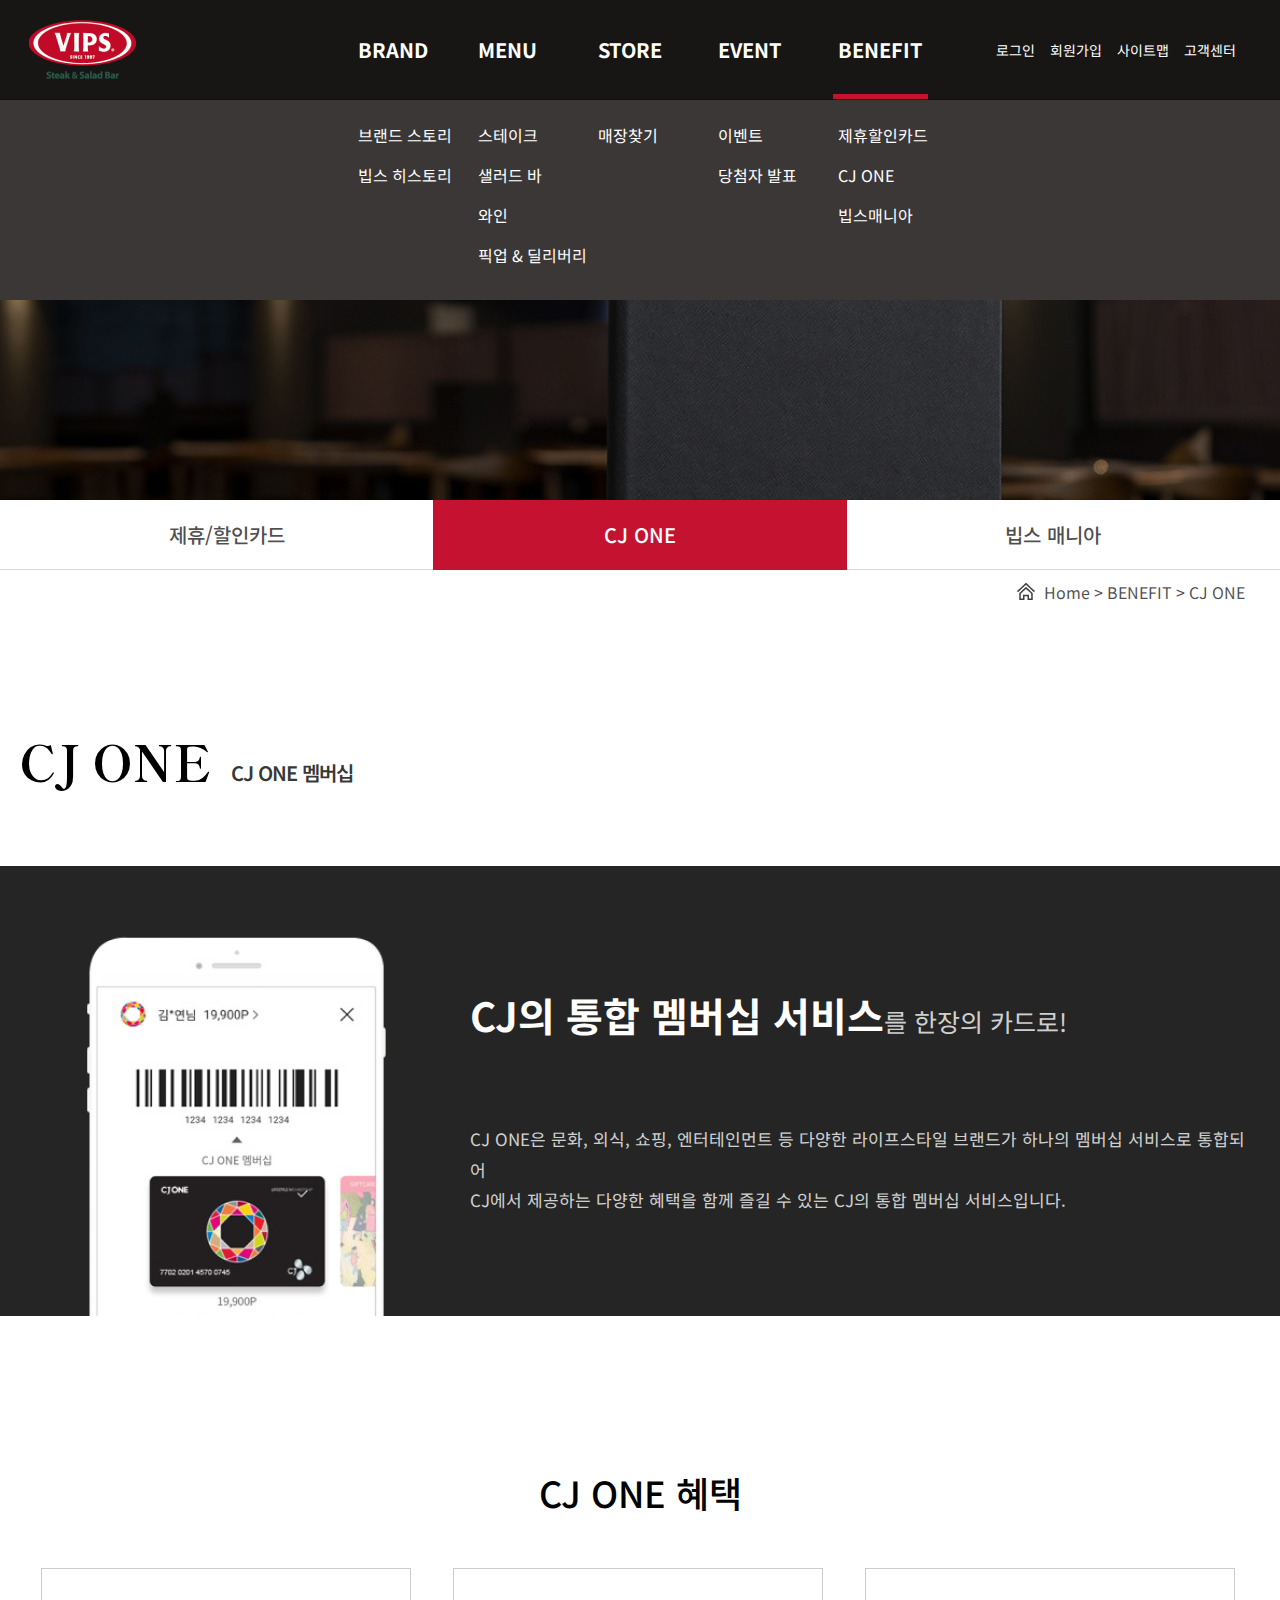
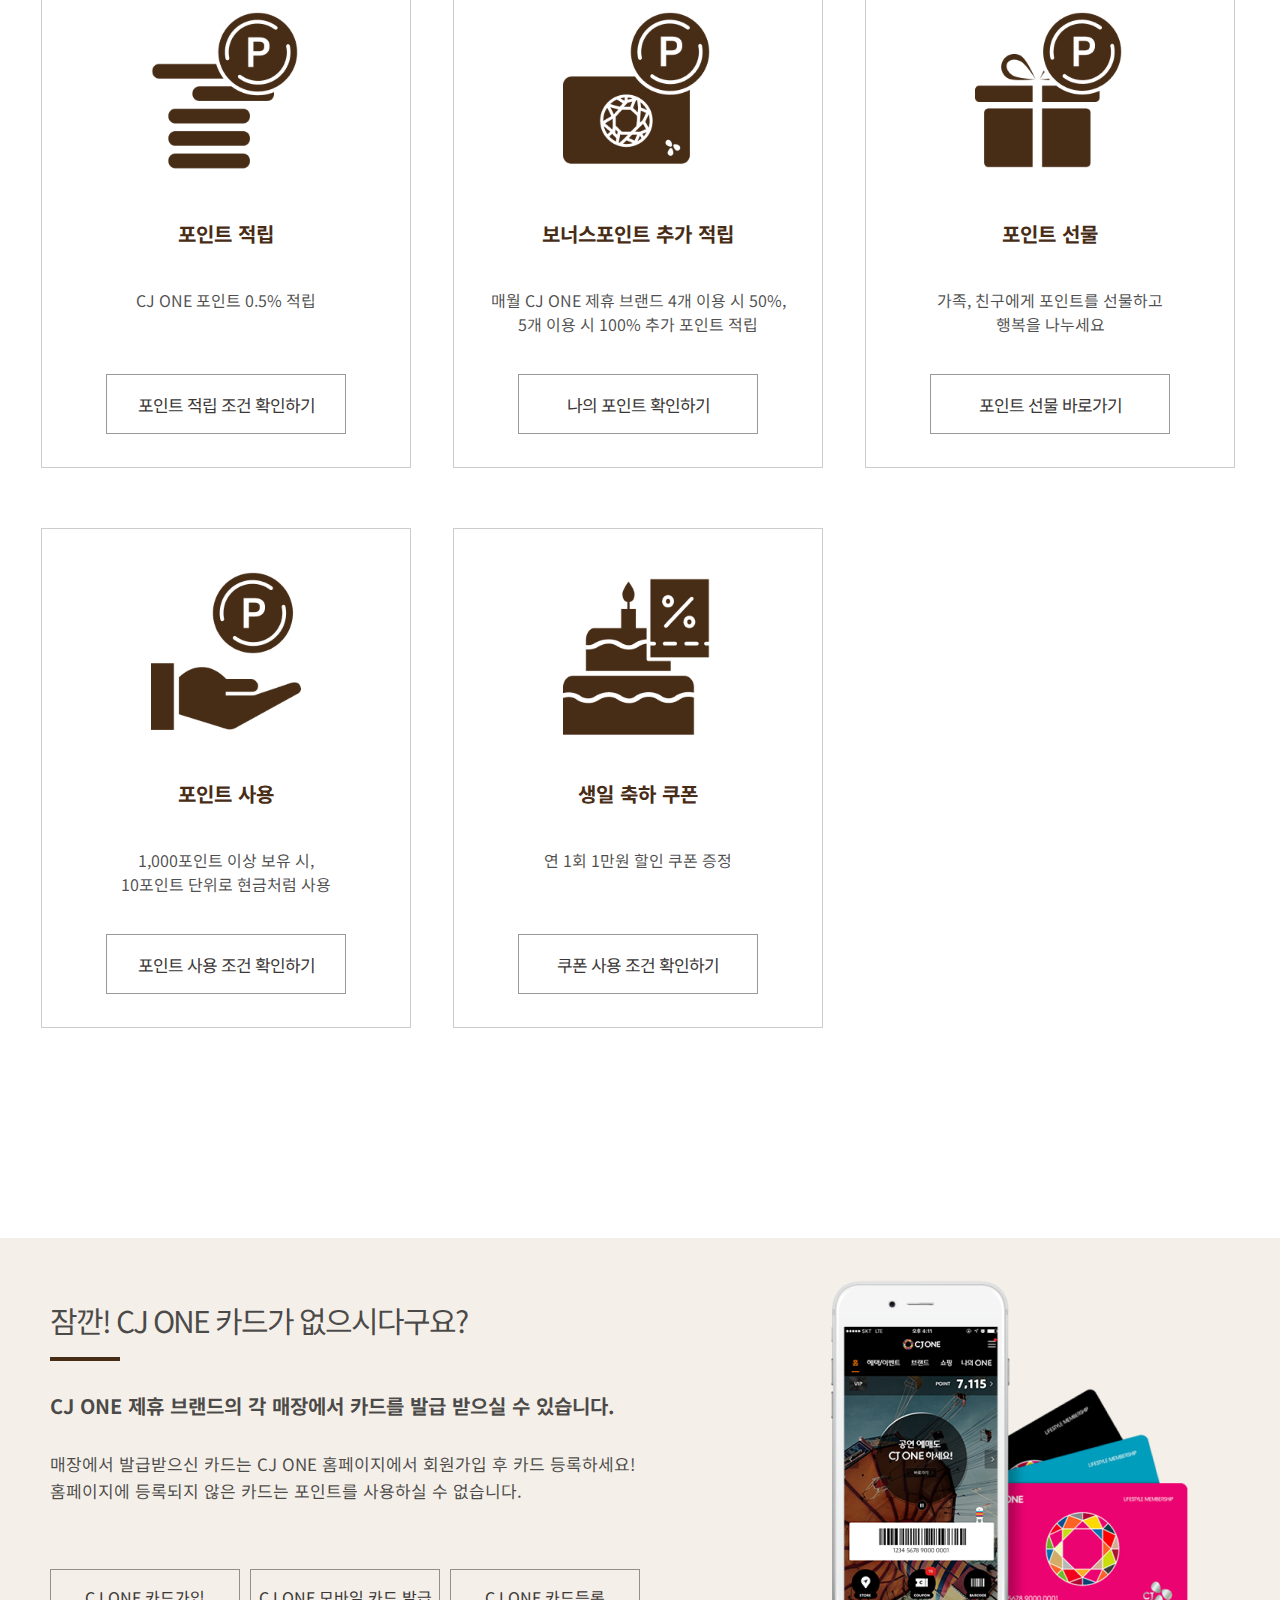
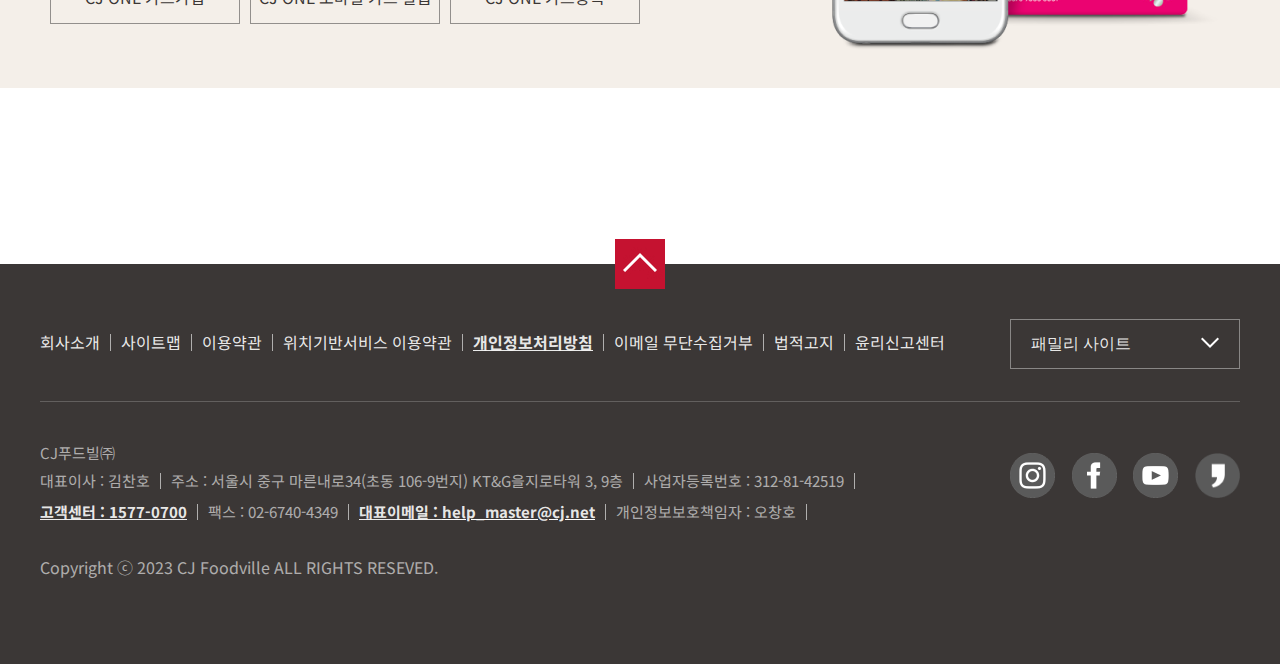
<file: sub5_2.html>
<!doctype html>
<html lang="ko">
    <head>
        <meta charset="utf-8">
        <meta name="viewport" content="width=device-width,initial-scale=1,minimum-scale=1,maximum-scale=1,user-scalable=no">
        <meta name="keywords" content="반응형 웹 가상 리뉴얼 프로젝트">
        <meta name="description" content="산업 현장에서 요구되는 웹언어 구현-가상리뉴얼 프로젝트">
        <title>빕스</title>
        <link rel="shortcut icon" type="image/png" sizes="16x16" href="images/favicon16.png">


        <!-- 7. 외부 css파일 연동 -->
        <link rel="stylesheet" type="text/css" href="css/style.css">
        <link rel="stylesheet" type="text/css" href="css/sub_style.css">

        <!-- <script src="http://code.jquery.com/jquery-1.9.0rc1.js"></script> -->
        <script src="js/code.jquery.com_jquery-3.7.1.min.js"></script>
        <script src="js/motion.js"></script>
        <script src="js/subheaderBg.js"></script>

    </head>

    <body>
        <!-- 전체서브 공통 - header -->
        <header id="header">
            <div class="header_wrap">
                <div class="header_inner">
                    <h1><a href="index.html"><img src="images/logo.png" alt="빕스"></a></h1>

                    <!-- ★반응형 웹 추가코드 (1280px 이상 해상도에서는 비표시)-->
                    <p class="nav_view_btn"><button><img src="images/nav_btn.png" alt="전역메뉴 표시"></button></p>

                    <nav>
                        <p class="nav_close_btn"><button><img src="images/nav_btn2.png" alt="전역메뉴 비표시"></button></p>

                        <ul class="gnb sub5_gnb">
                            <li>
                                <a href="sub1_1.html">BRAND</a>
                                <ul>
                                    <li><a href="sub1_1.html">브랜드 스토리</a></li>
                                    <li><a href="sub1_2.html">빕스 히스토리</a></li>
                                </ul>
                            </li>

                            <li>
                                <a href="sub2_1.html">MENU</a>
                                <ul>
                                    <li><a href="sub2_1.html">스테이크</a></li>
                                    <li><a href="sub2_2.html">샐러드 바</a></li>
                                    <li><a href="sub2_3.html">와인</a></li>
                                    <li><a href="sub2_4.html">픽업 & 딜리버리</a></li>
                                </ul>
                            </li>

                            <li>
                                <a href="sub3_1.html">STORE</a>
                                <ul>
                                    <li><a href="sub3_1.html">매장찾기</a></li>
                                </ul>
                            </li>

                            <li>
                                <a href="sub4_1.html">EVENT</a>
                                <ul>
                                    <li><a href="sub4_1.html">이벤트</a></li>
                                    <li><a href="sub4_2.html">당첨자 발표</a></li>
                                </ul>
                            </li>

                            <li>
                                <a href="sub5_1.html">BENEFIT</a>
                                <ul>
                                    <li><a href="sub5_1.html">제휴할인카드</a></li>
                                    <li><a href="sub5_2.html">CJ ONE</a></li>
                                    <li><a href="sub5_3.html">빕스매니아</a></li>
                                </ul>
                            </li>
                        </ul>
                    </nav>

                    <ul class="top_util">
                        <li><a href="#">로그인</a></li>
                        <li><a href="https://www.cjone.com/cjmweb/join.do?coopco_cd=7020&brnd_cd=2040&mcht_no=&coop_return_url=" target="_blank">회원가입</a></li>
                        <li><a href="#">사이트맵</a></li>
                        <li><a href="#">고객센터</a></li>
                    </ul>
                </div>
            </div>
        </header>

        <div id="sub_container">
            <!-- 전체서브 공통 - visual -->
            <h2>BENEFIT</h2> 
            <div class="sub_visual benefit_bg">
                <div class="sub_visual_wrap benefit_visualtext">
                    <h3>BENEFIT</h3>
                </div>
            </div>

            <!-- 전체서브 공통 - lnb -->
            <div class="lnb"> 
                <div class="lnb_wrap cjone_lnb">
                    <ul>
                        <li><a href="sub5_1.html">제휴/할인카드</a></li>
                        <li><a href="sub5_2.html">CJ ONE</a></li>
                        <li><a href="sub5_3.html">빕스 매니아</a></li>
                    </ul>
                </div>
            </div>
            <div class="sub_root sub5_2root">Home > BENEFIT > CJ ONE</div>

            <!-- 서브 개별 콘텐츠 -->
            <div class="sub_content cjone_content">
                <div class="subcontent_title cjone_title">
                    <h4>CJ ONE</h4>
                    <p>CJ ONE 멤버십</p>
                </div>

                <div class="cjone_info">
                    <div class="cjoneinfo1_wrap">
                        <p><b>CJ의 통합 멤버십 서비스</b>를 한장의 카드로!</p>
                        <p class="sub5_2_text_change">
                            CJ ONE은 문화, 외식, 쇼핑, 엔터테인먼트 등 다양한 라이프스타일 브랜드가 하나의 멤버십 서비스로 통합되어<br>
                            CJ에서 제공하는 다양한 혜택을 함께 즐길 수 있는 CJ의 통합 멤버십 서비스입니다.</p>
                    </div>

                    <div class="cjone_info2">
                        <p>CJ ONE 혜택</p>
                        <ul>
                            <li class="cjone_benefit1">
                                <div>
                                    <p><b>포인트 적립</b></p>
                                    <p>CJ ONE 포인트 0.5% 적립</p>
                                </div>
                                <p><a href="#">포인트 적립 조건 확인하기</a></p>
                            </li>

                            <li class="cjone_benefit2">
                                <div>
                                    <p><b>보너스포인트 추가 적립</b></p>
                                    <p>
                                        매월 CJ ONE 제휴 브랜드 4개 이용 시 50%,<br>
                                        5개 이용 시 100% 추가 포인트 적립
                                    </p>
                                </div>
                                <p><a href="#">나의 포인트 확인하기</a></p>
                            </li>

                            <li class="cjone_benefit3">
                                <div>
                                    <p><b>포인트 선물</b></p>
                                    <p>
                                        가족, 친구에게 포인트를 선물하고<br>
                                        행복을 나누세요
                                    </p>
                                </div>
                                <p><a href="#">포인트 선물 바로가기</a></p>
                            </li>

                            <li class="cjone_benefit4">
                                <div>
                                    <p><b>포인트 사용</b></p>
                                    <p>
                                        1,000포인트 이상 보유 시,<br>
                                        10포인트 단위로 현금처럼 사용
                                    </p>
                                </div>
                                <p><a href="#">포인트 사용 조건 확인하기</a></p>
                            </li>

                            <li class="cjone_benefit5">
                                <div>
                                    <p><b>생일 축하 쿠폰</b></p>
                                    <p>연 1회 1만원 할인 쿠폰 증정</p>
                                </div>
                                <p><a href="#">쿠폰 사용 조건 확인하기</a></p>
                            </li>
                        </ul>
                    </div>

                    <div class="cjone_info3">
                        <div class="cjoneinfo3_wrap">
                            <p>잠깐! CJ ONE 카드가 없으시다구요?</p>
                            <hr>
                            <p><b>CJ ONE 제휴 브랜드의 각 매장에서 카드를 발급 받으실 수 있습니다.</b></p>
                            <p>
                                매장에서 발급받으신 카드는 CJ ONE 홈페이지에서 회원가입 후 카드 등록하세요!<br>
                                홈페이지에 등록되지 않은 카드는 포인트를 사용하실 수 없습니다.
                            </p>
                            <ul>
                                <li><a href="https://www.cjone.com/cjmweb/join.do?coopco_cd=7020&brnd_cd=2040&mcht_no=&coop_return_url=" target="_blank">CJ ONE 카드가입</a></li>
                                <li><a href="https://www.cjone.com/cjmweb/login.do?return_url=https%3A%2F%2Fwww.cjone.com%2Fcjmweb%2Fmy-one%2Fcard.do%3Fscene%3Dmms" target="_blank">CJ ONE 모바일 카드 발급</a></li>
                                <li><a href="https://www.cjone.com/cjmweb/login.do?return_url=https%3A%2F%2Fwww.cjone.com%2Fcjmweb%2Fmy-one%2Fcard.do" target="_blank">CJ ONE 카드등록</a></li>
                            </ul>
                        </div>
                    </div>
                </div>
            </div>
        </div>

        <footer id="footer"> 
            <div class="footer_wrap">

                <!--0. top_move{ position: absolute; left:50%; margin: -25px 0 0 -25px;  }-->
                <p class="top_move"><button><img src="images/footer_top_btn.jpg" alt="웹문서 상단으로 이동"></button></p>

                <!--1-->
                <div class="footer_top">

                    <ul>
                        <li><a href="#">회사소개</a></li>
                        <li><a href="#">사이트맵</a></li>
                        <li><a href="#">이용약관</a></li>
                        <li><a href="#">위치기반서비스 이용약관</a></li>
                        <li><a href="#"><b>개인정보처리방침</b></a></li>
                        <li><a href="#">이메일 무단수집거부</a></li>
                        <li><a href="#">법적고지</a></li>
                        <li><a href="#">윤리신고센터</a></li>
                    </ul>

                    <div class="familysite">
                        <p><button>패밀리 사이트</button></p>
                        <ul>
                            <li><a href="https://www.cjfoodville.co.kr/main.asp" target="_blank">CJ푸드빌</a></li>
                            <li><a href="https://www.tlj.co.kr:7008/index.asp" target="_blank">뚜레쥬르</a></li>
                            <li><a href="https://www.italiantheplace.co.kr:7022/" target="_blank">더플레이스</a></li>
                            <li><a href="https://www.cheiljemyunso.co.kr:7014/main.asp" target="_blank">제일제면소</a></li>
                            <li><a href="https://www.ngrill.co.kr:7025/index.html" target="_blank">N그릴</a></li>
                            <li><a href="https://www.nseoultower.co.kr:8501/index.asp" target="_blank">N서울타워</a></li>
                        </ul>
                    </div>
                </div>

                <!--2-->
                <div class="footer_middle">

                    <p>CJ푸드빌㈜</p>
                    <!-- 
                        div{float:left; display:flex; flex-wrap:wrap; }
                        div>*:not(:first-child){ border-right:1px solid rgba(255,255,255,0.7); margin-right:10px; padding-right:10px;    }
                    -->
                    <div>
                        <p>대표이사 : 김찬호</p>
                        <address>주소 : 서울시 중구 마른내로34(초동 106-9번지) KT&G을지로타워 3, 9층</address>
                        <p>사업자등록번호 : 312-81-42519</p>
                        <p><b>고객센터 : 1577-0700</b></p>
                        <p>팩스 : 02-6740-4349</p>
                        <p><b>대표이메일 : <a href="mailto:help_master@cj.net">help_master@cj.net</a></b></p>
                        <p>개인정보보호책임자 : 오창호</p>
                    </div>

                    <!-- sns:float:right;-->
                    <ul class="sns">
                        <li><a href="#" target="_blank"><img src="images/footer_icon1.png" alt="인스타그램"></a></li>
                        <li><a href="https://www.facebook.com/ivips" target="_blank"><img src="images/footer_icon2.png" alt="페이스북"></a></li>
                        <li><a href="https://www.youtube.com/@VIPS" target="_blank"><img src="images/footer_icon3.png" alt="유투브"></a></li>
                        <li><a href="#" target="_blank"><img src="images/footer_icon4.png" alt="카카오톡"></a></li>
                    </ul>

                </div>

                <!--3-->
                <p>Copyright ⓒ 2023 CJ Foodville ALL RIGHTS RESEVED.</p>

            </div>
        </footer>

    </body>
</html>
</file>
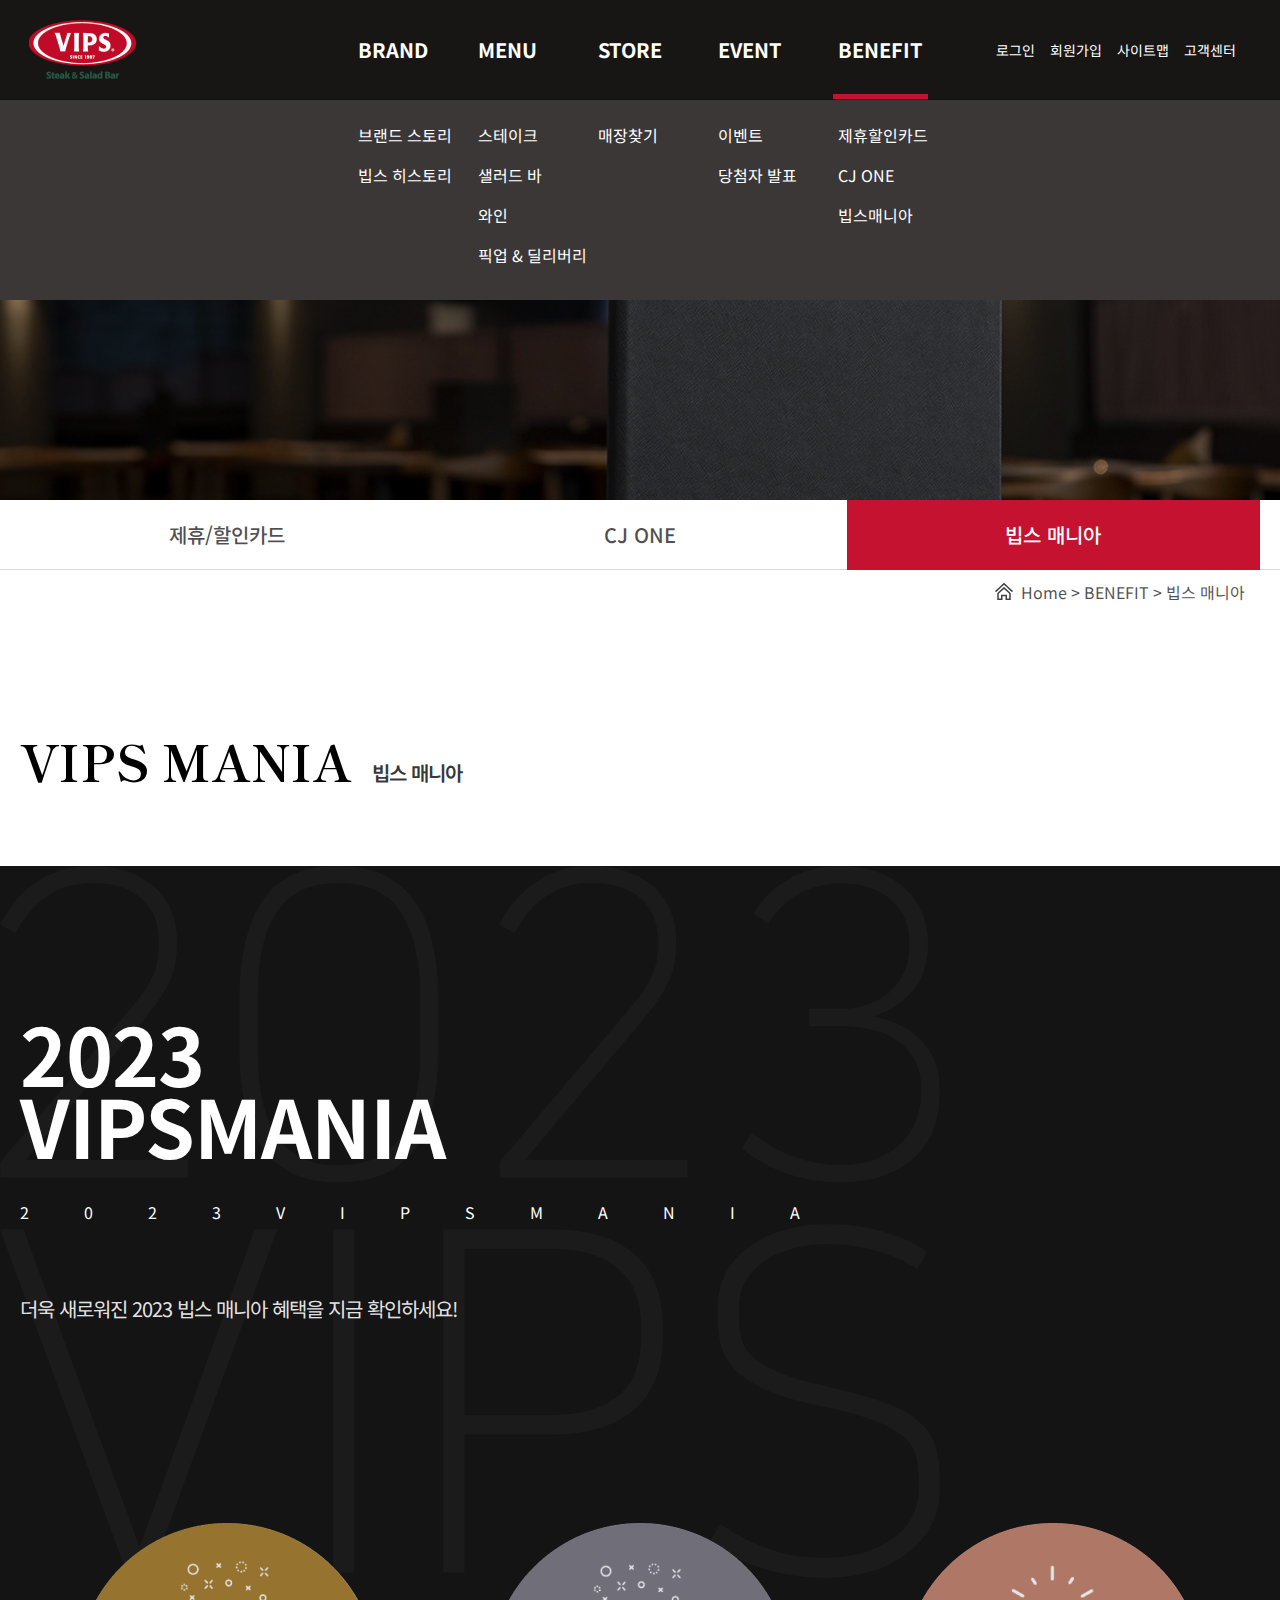
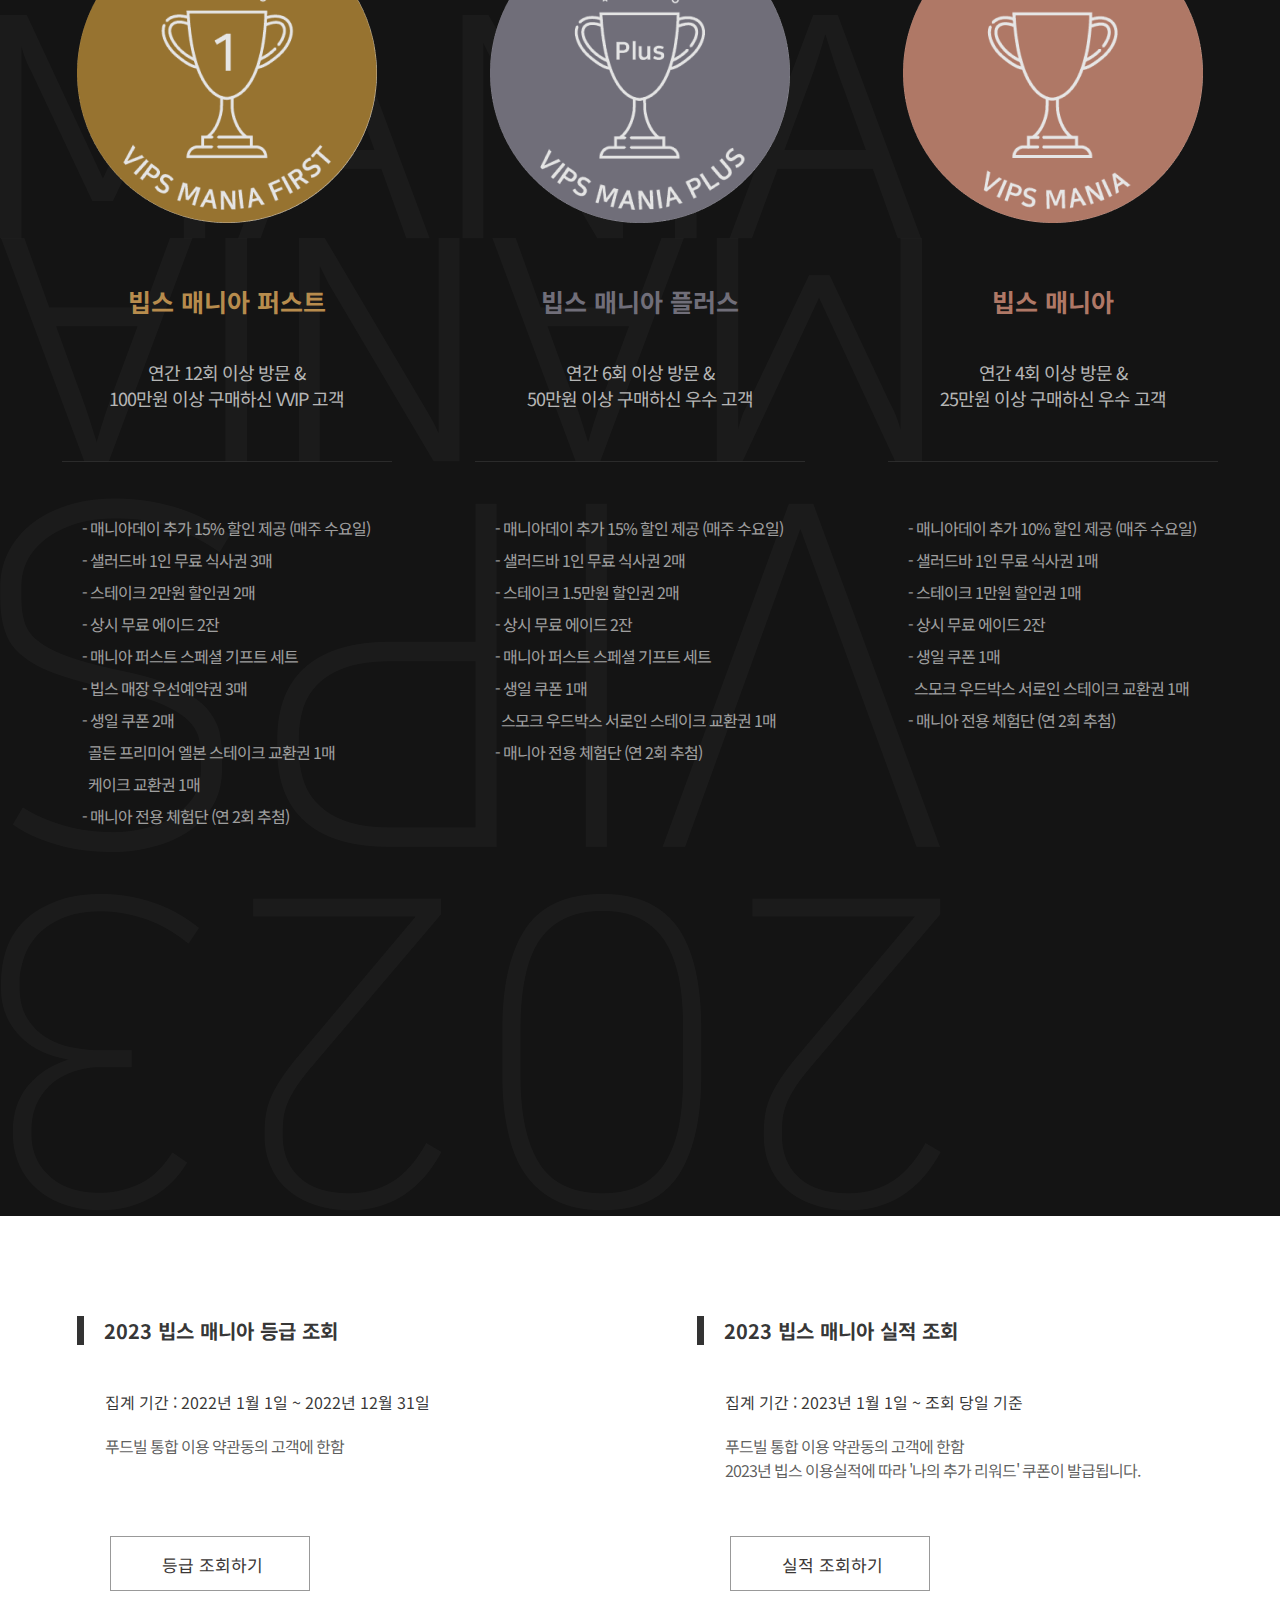
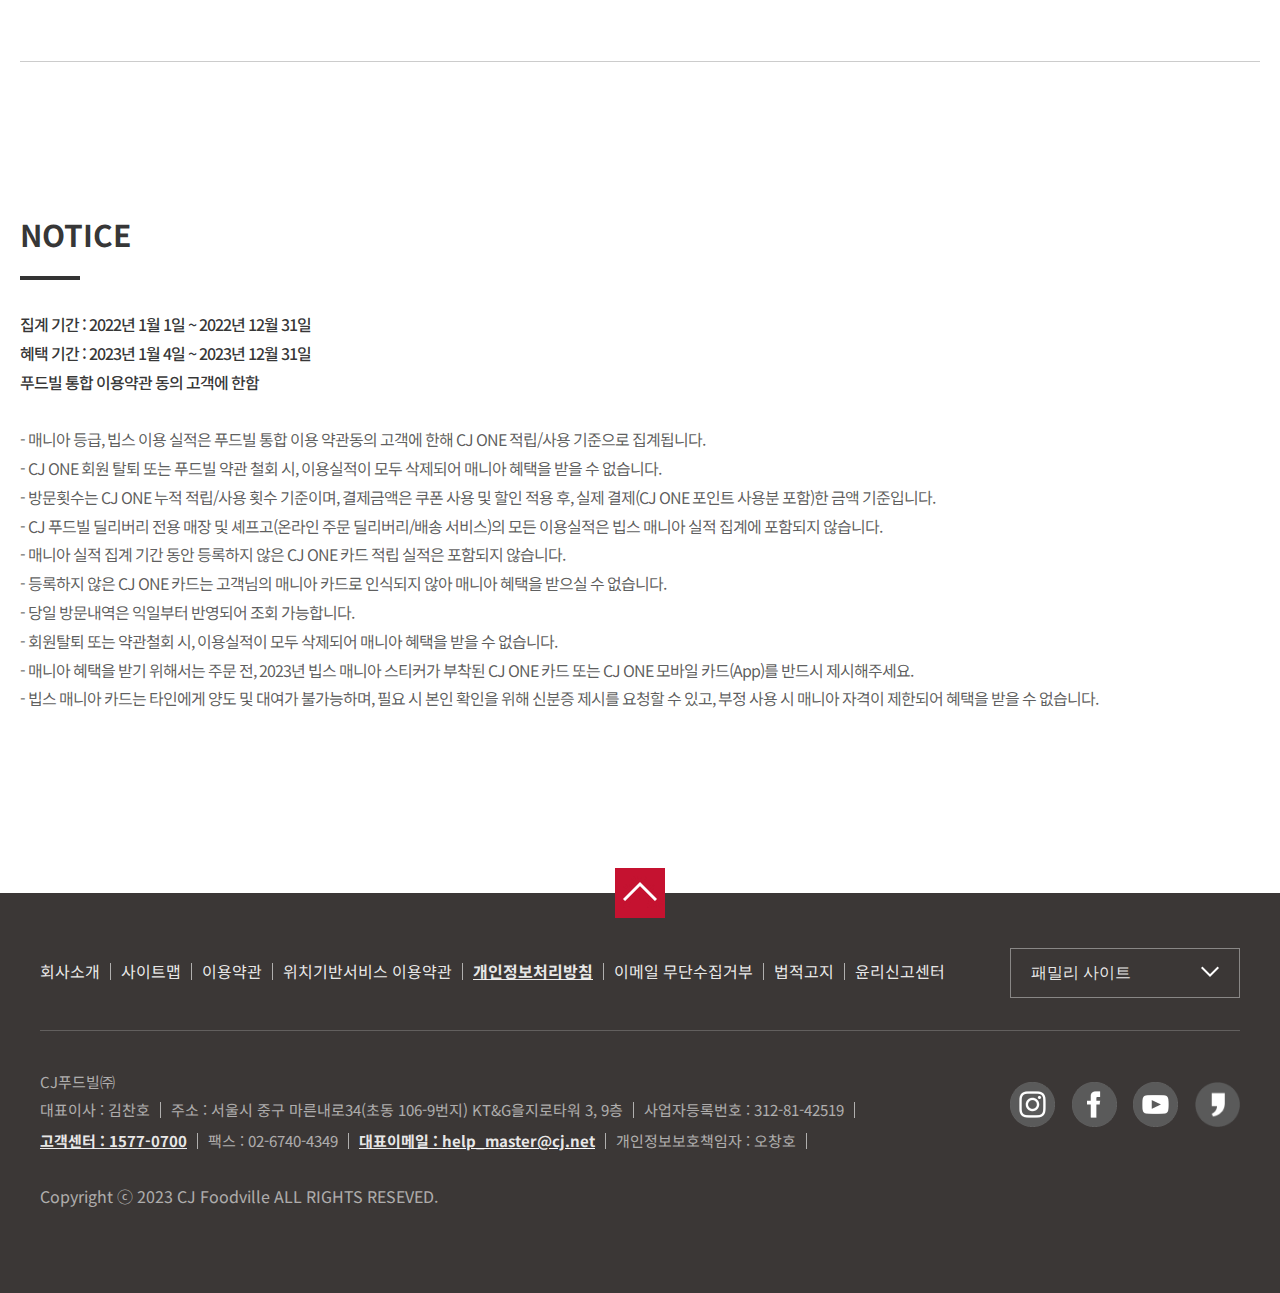
<file: sub5_3.html>
<!doctype html>
<html lang="ko">
    <head>
        <meta charset="utf-8">
        <meta name="viewport" content="width=device-width,initial-scale=1,minimum-scale=1,maximum-scale=1,user-scalable=no">
        <meta name="keywords" content="반응형 웹 가상 리뉴얼 프로젝트">
        <meta name="description" content="산업 현장에서 요구되는 웹언어 구현-가상리뉴얼 프로젝트">
        <title>빕스</title>
        <link rel="shortcut icon" type="image/png" sizes="16x16" href="images/favicon16.png">


        <!-- 7. 외부 css파일 연동 -->
        <link rel="stylesheet" type="text/css" href="css/style.css">
        <link rel="stylesheet" type="text/css" href="css/sub_style.css">

        <!-- <script src="http://code.jquery.com/jquery-1.9.0rc1.js"></script> -->
        <script src="js/code.jquery.com_jquery-3.7.1.min.js"></script>
        <script src="js/motion.js"></script>
        <script src="js/subheaderBg.js"></script>

    </head>

    <body>
        <!-- 전체서브 공통 - header -->
        <header id="header">
            <div class="header_wrap">
                <div class="header_inner">
                    <h1><a href="index.html"><img src="images/logo.png" alt="빕스"></a></h1>

                    <!-- ★반응형 웹 추가코드 (1280px 이상 해상도에서는 비표시)-->
                    <p class="nav_view_btn"><button><img src="images/nav_btn.png" alt="전역메뉴 표시"></button></p>

                    <nav>
                        <p class="nav_close_btn"><button><img src="images/nav_btn2.png" alt="전역메뉴 비표시"></button></p>

                        <ul class="gnb sub5_gnb">
                            <li>
                                <a href="sub1_1.html">BRAND</a>
                                <ul>
                                    <li><a href="sub1_1.html">브랜드 스토리</a></li>
                                    <li><a href="sub1_2.html">빕스 히스토리</a></li>
                                </ul>
                            </li>

                            <li>
                                <a href="sub2_1.html">MENU</a>
                                <ul>
                                    <li><a href="sub2_1.html">스테이크</a></li>
                                    <li><a href="sub2_2.html">샐러드 바</a></li>
                                    <li><a href="sub2_3.html">와인</a></li>
                                    <li><a href="sub2_4.html">픽업 & 딜리버리</a></li>
                                </ul>
                            </li>

                            <li>
                                <a href="sub3_1.html">STORE</a>
                                <ul>
                                    <li><a href="sub3_1.html">매장찾기</a></li>
                                </ul>
                            </li>

                            <li>
                                <a href="sub4_1.html">EVENT</a>
                                <ul>
                                    <li><a href="sub4_1.html">이벤트</a></li>
                                    <li><a href="sub4_2.html">당첨자 발표</a></li>
                                </ul>
                            </li>

                            <li>
                                <a href="sub5_1.html">BENEFIT</a>
                                <ul>
                                    <li><a href="sub5_1.html">제휴할인카드</a></li>
                                    <li><a href="sub5_2.html">CJ ONE</a></li>
                                    <li><a href="sub5_3.html">빕스매니아</a></li>
                                </ul>
                            </li>
                        </ul>
                    </nav>

                    <ul class="top_util">
                        <li><a href="#">로그인</a></li>
                        <li><a href="https://www.cjone.com/cjmweb/join.do?coopco_cd=7020&brnd_cd=2040&mcht_no=&coop_return_url=" target="_blank">회원가입</a></li>
                        <li><a href="#">사이트맵</a></li>
                        <li><a href="#">고객센터</a></li>
                    </ul>
                </div>
            </div>
        </header>

        <div id="sub_container">
            <!-- 전체서브 공통 - visual -->
            <h2>BENEFIT</h2> 
            <div class="sub_visual benefit_bg">
                <div class="sub_visual_wrap benefit_visualtext">
                    <h3>BENEFIT</h3>
                </div>
            </div>

            <!-- 전체서브 공통 - lnb -->
            <div class="lnb"> 
                <div class="lnb_wrap vipsmania_lnb">
                    <ul>
                        <li><a href="sub5_1.html">제휴/할인카드</a></li>
                        <li><a href="sub5_2.html">CJ ONE</a></li>
                        <li><a href="sub5_3.html">빕스 매니아</a></li>
                    </ul>
                </div>
            </div>
            <div class="sub_root sub5_3root">Home > BENEFIT > 빕스 매니아</div>

            <!-- 서브 개별 콘텐츠 -->
            <div class="sub_content vipsmania_content">
                <div class="subcontent_title vipsmania_title">
                    <h4>VIPS MANIA</h4>
                    <p>빕스 매니아</p>
                </div>

                <div class="level_info">
                    <div class="level_wrap">
                        <p>
                            <b>2023<br>
                            VIPSMANIA</b>
                        </p>
                        <p>2023VIPSMANIA</p>
                        <p>더욱 새로워진 2023 빕스 매니아 혜택을 지금 확인하세요!</p>

                        <ul>
                            <li class="firstlevel_info">
                                <p><b>빕스 매니아 퍼스트</b></p>
                                <p>
                                    연간 12회 이상 방문 &<br>
                                    100만원 이상 구매하신 VVIP 고객
                                </p>
                                <p>
                                    - 매니아데이 추가 15% 할인 제공 (매주 수요일)<br>
                                    - 샐러드바 1인 무료 식사권 3매<br>
                                    - 스테이크 2만원 할인권 2매<br>
                                    - 상시 무료 에이드 2잔<br>
                                    - 매니아 퍼스트 스페셜 기프트 세트<br>
                                    - 빕스 매장 우선예약권 3매<br>
                                    - 생일 쿠폰 2매<br>
                                    &nbsp;&nbsp;골든 프리미어 엘본 스테이크 교환권 1매<br>
                                    &nbsp;&nbsp;케이크 교환권 1매<br>
                                    - 매니아 전용 체험단 (연 2회 추첨)
                                </p>
                            </li>

                            <li class="pluslevel_info">
                                <p><b>빕스 매니아 플러스</b></p>
                                <p>
                                    연간 6회 이상 방문 &<br>
                                    50만원 이상 구매하신 우수 고객
                                </p>
                                <p>
                                    - 매니아데이 추가 15% 할인 제공 (매주 수요일)<br>
                                    - 샐러드바 1인 무료 식사권 2매<br>
                                    - 스테이크 1.5만원 할인권 2매<br>
                                    - 상시 무료 에이드 2잔<br>
                                    - 매니아 퍼스트 스페셜 기프트 세트<br>
                                    - 생일 쿠폰 1매<br>
                                    &nbsp;&nbsp;스모크 우드박스 서로인 스테이크 교환권 1매<br>
                                    - 매니아 전용 체험단 (연 2회 추첨)
                                </p>
                            </li>

                            <li class="manialevel_info">
                                <p><b>빕스 매니아</b></p>
                                <p>
                                    연간 4회 이상 방문 &<br>
                                    25만원 이상 구매하신 우수 고객
                                </p>
                                <p>
                                    - 매니아데이 추가 10% 할인 제공 (매주 수요일)<br>
                                    - 샐러드바 1인 무료 식사권 1매<br>
                                    - 스테이크 1만원 할인권 1매<br>
                                    - 상시 무료 에이드 2잔<br>
                                    - 생일 쿠폰 1매<br>
                                    &nbsp;&nbsp;스모크 우드박스 서로인 스테이크 교환권 1매<br>
                                    - 매니아 전용 체험단 (연 2회 추첨)
                                </p>
                            </li>
                        </ul>
                        <p><button>등급별 혜택 상세보기</button></p>
                    </div>
                </div>

                <div class="vipsmania_check">
                    <ul>
                        <li class="check_list1">
                            <div>
                                <p><b>2023 빕스 매니아 등급 조회</b></p>
                                <p>집계 기간 : 2022년 1월 1일 ~ 2022년 12월 31일</p>
                                <p>푸드빌 통합 이용 약관동의 고객에 한함</p>
                            </div>
                            <p><a href="#">등급 조회하기</a></p>
                        </li>

                        <li class="check_list2">
                            <div>
                                <p><b>2023 빕스 매니아 실적 조회</b></p>
                                <p>집계 기간 : 2023년 1월 1일 ~ 조회 당일 기준</p>
                                <p>
                                    푸드빌 통합 이용 약관동의 고객에 한함<br>
                                    2023년 빕스 이용실적에 따라 '나의 추가 리워드' 쿠폰이 발급됩니다.
                                </p>
                            </div>
                            <p><a href="#">실적 조회하기</a></p>
                        </li>
                    </ul>
                    <hr>
                </div>

                

                <div class="bottom_notice vipsmania_notice">
                    <p>NOTICE</p>
                    <p>
                        <b>집계 기간 : 2022년 1월 1일 ~ 2022년 12월 31일<br>
                        혜택 기간 : 2023년 1월 4일 ~ 2023년 12월 31일<br>
                        푸드빌 통합 이용약관 동의 고객에 한함<br></b>
                        <br>
                        - 매니아 등급, 빕스 이용 실적은 푸드빌 통합 이용 약관동의 고객에 한해 CJ ONE 적립/사용 기준으로 집계됩니다.<br>
                        - CJ ONE 회원 탈퇴 또는 푸드빌 약관 철회 시, 이용실적이 모두 삭제되어 매니아 혜택을 받을 수 없습니다.<br>
                        - 방문횟수는 CJ ONE 누적 적립/사용 횟수 기준이며, 결제금액은 쿠폰 사용 및 할인 적용 후, 실제 결제(CJ ONE 포인트 사용분 포함)한 금액 기준입니다.<br>
                        - CJ 푸드빌 딜리버리 전용 매장 및 셰프고(온라인 주문 딜리버리/배송 서비스)의 모든 이용실적은 빕스 매니아 실적 집계에 포함되지 않습니다.<br>
                        - 매니아 실적 집계 기간 동안 등록하지 않은 CJ ONE 카드 적립 실적은 포함되지 않습니다.<br>
                        - 등록하지 않은 CJ ONE 카드는 고객님의 매니아 카드로 인식되지 않아 매니아 혜택을 받으실 수 없습니다.<br>
                        - 당일 방문내역은 익일부터 반영되어 조회 가능합니다.<br>
                        - 회원탈퇴 또는 약관철회 시, 이용실적이 모두 삭제되어 매니아 혜택을 받을 수 없습니다.<br>
                        - 매니아 혜택을 받기 위해서는 주문 전, 2023년 빕스 매니아 스티커가 부착된 CJ ONE 카드 또는 CJ ONE 모바일 카드(App)를 반드시 제시해주세요.<br>
                        - 빕스 매니아 카드는 타인에게 양도 및 대여가 불가능하며, 필요 시 본인 확인을 위해 신분증 제시를 요청할 수 있고, 부정 사용 시 매니아 자격이 제한되어 혜택을 받을 수 없습니다.
                    </p>
                </div>

            </div>
        </div>

        <footer id="footer"> 
            <div class="footer_wrap">

                <!--0. top_move{ position: absolute; left:50%; margin: -25px 0 0 -25px;  }-->
                <p class="top_move"><button><img src="images/footer_top_btn.jpg" alt="웹문서 상단으로 이동"></button></p>

                <!--1-->
                <div class="footer_top">

                    <ul>
                        <li><a href="#">회사소개</a></li>
                        <li><a href="#">사이트맵</a></li>
                        <li><a href="#">이용약관</a></li>
                        <li><a href="#">위치기반서비스 이용약관</a></li>
                        <li><a href="#"><b>개인정보처리방침</b></a></li>
                        <li><a href="#">이메일 무단수집거부</a></li>
                        <li><a href="#">법적고지</a></li>
                        <li><a href="#">윤리신고센터</a></li>
                    </ul>

                    <div class="familysite">
                        <p><button>패밀리 사이트</button></p>
                        <ul>
                            <li><a href="https://www.cjfoodville.co.kr/main.asp" target="_blank">CJ푸드빌</a></li>
                            <li><a href="https://www.tlj.co.kr:7008/index.asp" target="_blank">뚜레쥬르</a></li>
                            <li><a href="https://www.italiantheplace.co.kr:7022/" target="_blank">더플레이스</a></li>
                            <li><a href="https://www.cheiljemyunso.co.kr:7014/main.asp" target="_blank">제일제면소</a></li>
                            <li><a href="https://www.ngrill.co.kr:7025/index.html" target="_blank">N그릴</a></li>
                            <li><a href="https://www.nseoultower.co.kr:8501/index.asp" target="_blank">N서울타워</a></li>
                        </ul>
                    </div>
                </div>

                <!--2-->
                <div class="footer_middle">

                    <p>CJ푸드빌㈜</p>
                    <!-- 
                        div{float:left; display:flex; flex-wrap:wrap; }
                        div>*:not(:first-child){ border-right:1px solid rgba(255,255,255,0.7); margin-right:10px; padding-right:10px;    }
                    -->
                    <div>
                        <p>대표이사 : 김찬호</p>
                        <address>주소 : 서울시 중구 마른내로34(초동 106-9번지) KT&G을지로타워 3, 9층</address>
                        <p>사업자등록번호 : 312-81-42519</p>
                        <p><b>고객센터 : 1577-0700</b></p>
                        <p>팩스 : 02-6740-4349</p>
                        <p><b>대표이메일 : <a href="mailto:help_master@cj.net">help_master@cj.net</a></b></p>
                        <p>개인정보보호책임자 : 오창호</p>
                    </div>

                    <!-- sns:float:right;-->
                    <ul class="sns">
                        <li><a href="#" target="_blank"><img src="images/footer_icon1.png" alt="인스타그램"></a></li>
                        <li><a href="https://www.facebook.com/ivips" target="_blank"><img src="images/footer_icon2.png" alt="페이스북"></a></li>
                        <li><a href="https://www.youtube.com/@VIPS" target="_blank"><img src="images/footer_icon3.png" alt="유투브"></a></li>
                        <li><a href="#" target="_blank"><img src="images/footer_icon4.png" alt="카카오톡"></a></li>
                    </ul>

                </div>

                <!--3-->
                <p>Copyright ⓒ 2023 CJ Foodville ALL RIGHTS RESEVED.</p>

            </div>
        </footer>

    </body>
</html>
</file>
<file: css/style.css>
/* ★★★ 전 해상도 공통 스타일 ★★★ */

@charset "utf-8";
@import url('https://fonts.googleapis.com/css2?family=Cormorant+Garamond:wght@600;700&family=Monsieur+La+Doulaise&family=Noto+Sans+KR:wght@300;400;500;700&family=Roboto:wght@400;700&family=Shippori+Mincho:wght@500;700;800&display=swap');

/* 웹 폰트 적용 방법 - fonts.google.com

font-family: 'Cormorant Garamond', serif;
font-family: 'Monsieur La Doulaise', cursive;
font-family: 'Noto Sans KR', sans-serif;
font-family: 'Roboto', sans-serif;
font-family: 'Shippori Mincho', serif;
*/

/* 공통 스타일 적용 */
body{font-family: 'Noto Sans KR', 'Roboto', sans-serif;}
h2{font-family:'Libre Baskerville', serif;}

body,h1,h2,h3,h4,h5,h6,p,ul,ol,dl,dt,dd,li,hr,table,tr,th,td,form,input,select,option,textarea,button,select{margin:0; padding:0; }
li{list-style: none;}
a{text-decoration: none; color:#3B3736;}
button{border:0; background:none; cursor:pointer;}
*{box-sizing:border-box;}



/* ★★★ 1. 데스크탑 : 스크린 화면 최소 1400px 이상 ★★★ */

@media screen and (min-width:1400px){

    .nav_view_btn, .nav_close_btn{display:none;}

    /* 1. header */
    #header{width:100%; height:100px; position:fixed; left:0; top:0; overflow: hidden; z-index: 3;}
    #header .header_wrap{width:100%; height:100px;  border-bottom: 1px solid rgba(0,0,0,0.2);  }

    .header_inner{width:1350px; height:100px; margin:0 auto; display:flex; }

    .header_inner>*{flex:1;}

    h1{margin-top:20px;}
        
    .gnb{width:700px; display:flex; }
    .gnb li{flex:1;}
    .gnb a{color:rgba(256,256,256,1); padding-left:5px; padding-right:5px;}
    .gnb>li>a{height:100px; line-height:100px; font-size:20px; font-weight:bold; }
    .gnb>li>a:hover{color:#C41230; border-bottom:5px solid #C41230; padding-bottom:30px; padding-left:5px; padding-right:5px;}
    .gnb ul{margin-top:15px;}
    .gnb ul a{height:40px; line-height:40px; font-size:16px; font-weight:normal; }
    .gnb ul a:hover{color:#C41230; text-decoration: underline; }

    .top_util{width:100px; line-height:100px; display:flex; justify-content: right; font-size:14px; }
    .top_util li{margin-right:15px; }
    .top_util a{color:rgba(256,256,256,0.9);}

    /* 2. container */

    /* visual */
    .visual{width:100%; height: 1080px; overflow: hidden;}

    .visual_slide{width:200%; height:1080px; display:flex;}
    .visual_slide li{flex:1;}
    .v1{background:url(../images/visual_img1.jpg) no-repeat center top/cover;}
    .v2{background:url(../images/visual_img2.jpg) no-repeat center top/cover;}
    .visual h2{display: none;}

    .visual_content1{width:1350px; margin:0 auto; }
    .visual_content1 p:first-child{margin-top:300px; } 
    .visual_content1 strong{color:rgba(256,256,256,0.9); font-size:22px; letter-spacing: -1px;}
    .visual_content1 p:nth-of-type(2){margin-top:80px; width:600px; border-top:1px solid rgba(256,256,256,0.3); padding-top:80px; }
    .visual_content1 p:last-child{color:rgba(256,256,256,0.7); font-size:16px; margin-top:40px; line-height:150%;}

    .visual_content2{width:1350px; height:900px; margin:0 auto; }
    .visual_content2 p:first-child{margin-top:280px; } 
    .visual_content2 p:nth-of-type(2){margin-top:40px; margin-left:-890px; color:rgba(256,256,256,0.9); font-size:20px; font-weight:500; text-align: center; line-height:150%;}
    .visual_content2 span{color:#B78C4D;}
    .visual_content2 p:nth-of-type(3){width:250px; height:55px; line-height: 55px; text-align: center; letter-spacing: -2px;
                                        font-size:17px; font-weight:500; border:1px solid rgba(256,256,256,0.4); 
                                        margin-top:100px; margin-left:130px; }
    .visual_content2 a{display:block; color:rgba(256,256,256,0.9); margin:0 auto;}
    .visual_content2 a:hover{background:#B78C4D; color:rgba(256,256,256,0.9);}

    .visual_controls{width:300px; height:20px; position:absolute; left:50%; margin:-200px 0 0 -150px; }
    .visual_controls button span{display:none;}
    .visual_controls button:nth-of-type(1){margin-right:150px;}
    .visual_controls button:nth-of-type(2){width:20px; height:20px; border:1px solid white; border-radius:10px; background:white; margin-right:40px;}
    .visual_controls button:nth-of-type(3){width:20px; height:20px; border:2px solid white; border-radius:10px; }
    
    /* menu */

    .menu_more_btn{display:none;}

    .menu{width:1350px; margin:170px auto 0 auto; }
    h2{font-family: 'Shippori Mincho', serif; font-weight:800; font-size:50px; letter-spacing: -2px;}

    .menu1{width:1350px; margin-top:150px; display:flex; justify-content: space-between; text-align:right;}
    
    .menu_text{padding-top:40px;}
    .menu1>.menu_text{margin-right:50px;}
    .menu_text p:nth-of-type(1){font-family: 'Monsieur La Doulaise', cursive; font-size:73px; color:rgba(152,116,63,0.7); }
    .menu_text h3{font-size:36px; color:#472C16; font-weight:bold; letter-spacing:-3px; line-height:90%}
    .menu_text p:nth-of-type(2){width:500px; font-size:20px; letter-spacing: -2px; margin-top:30px; border-bottom:1px solid rgba(152,116,63,0.4); padding-bottom:60px; }
    .menu_text p:nth-of-type(3){font-size:16px; letter-spacing: -1.5px; line-height:150%; margin-top:70px; color:rgba(0,0,0,0.8);  }

    .menu2{width:1350px; margin-top:250px; display:flex; justify-content: space-between;}
    .menu2>.menu_text{margin-left:40px;}
    .menu2>p img{width:100%;}

    /* wine */
    .wine{width:100%; height:360px; background:url(../images/wine_bg_img1.png) no-repeat right top #7C0411; display:flex; margin-top:500px;}

    .wine_wrap{width:1350px; margin:0 auto; }
    .wine_wrap h2{color:white; padding-top:90px;}
    .wine_wrap p{color:rgba(256,256,256,0.9); font-size: 20px; margin-top:50px; line-height:150%;}
    .wine_wrap b{color:white; font-size:25px;}
    .wine_wrap ul{display:flex; margin:-571px 0 0 880px; }
    .wine_wrap li{margin-right:50px;}

    /* news */
    .news{width:1350px; margin:380px auto 0 auto; display:flex; justify-content: space-between; }
    .news table{width:870px; height:680px; border-collapse: collapse;}
    .news tr{height: 170px;}
    .news tr:first-child td{border-top:1px solid rgba(0,0,0,0.5);}
    .news tr:nth-of-type(1) td,.news tr:nth-of-type(2) td,.news tr:nth-of-type(3){border-bottom:1px solid rgba(0,0,0,0.2);}
    .news tr:last-child td{border-bottom:1px solid rgba(0,0,0,0.5);}
    .news tr p:first-child{color:#C41230; font-size:20px; font-weight:700; margin-bottom:10px;}
    .news tr p:last-child{font-size:23px; font-weight:500; line-height:150%; letter-spacing: -1px;}
    .news tr>td:last-child{font-size:20px; font-weight:500; letter-spacing:-1px; color:rgba(0,0,0,0.7);}
    .news td:first-child{padding-left:45px;}
    .news tr p:last-child:hover{text-decoration:underline;}

    /* quick */
    .quicklink{width:1350px; margin:300px auto 0 auto;}
    .quicklink h2{display:none;}
    .quickmenu1 h3,.quickmenu2 h3,.quickmenu4 h3{color:rgba(256,256,256,1); font-size:30px; font-weight:700; margin-top:110px;}
    .quicklink p, .quicklink b, .quicklink a{color:rgba(256,256,256,0.9); font-size:18px; font-weight: 400; letter-spacing: -1px;}
    
    .content1{height:400px; display:flex;}

        .quickmenu1{width:560px; height:400px; background:url(../images/quick_img1.jpg) no-repeat left top; }
        .quickmenu2{width:820px; height:400px; background:url(../images/quick_img2.jpg) no-repeat right top; margin-left:15px;}

        .quickmenu1>*{padding-left:65px;}
        .quickmenu2>*{padding-left:420px;}
        .quickmenu1 p, .quickmenu2 p{margin-top:30px;}
        .quickmenu1 img, .quickmenu2 img{margin-top:75px;}

    .content2{height:400px; display:flex; margin-top:15px;}

        .quickmenu3{width:750px; height:400px; background:url(../images/quick_icon1.png) no-repeat right 60px bottom 70px/auto 200px #3B3736; }
        .quickmenu4{width:630px; height:400px; background:url(../images/quick_img3.jpg) no-repeat right top; margin-left:15px;}

        .quickmenu3>*{padding-left:65px;}
        .quickmenu3 p:nth-of-type(1){margin-top:80px; font:16px bold; letter-spacing:25px;}
        .quickmenu3 h3{color:rgba(256,256,256,1); font-size:30px; font-weight:700; margin-top:25px;}
        .quickmenu3 p:nth-of-type(2){margin-top:30px;}
        .quickmenu3 img{margin-top:60px;}

        .quickmenu4>*{margin:0 auto; text-align:center;}
        .quickmenu4 p:nth-of-type(1){margin-top:30px;}
        .quickmenu4 p:nth-of-type(2){margin-top:50px; border:1px solid white; width:230px; height:55px; line-height:55px; background:url(../images/quick_find_btn.png) no-repeat right 20px center;}
        .quickmenu4 a{display:block;}
        .quickmenu4 a:hover{background:url(../images/quick_find_btn_red.png) no-repeat right 20px center white; color:#C41230; font-weight:bold;}

    /* 3. footer */        
    #footer{width:100%; height:400px; background:#3B3736; margin-top:180px;}
    .footer_top,.footer_top>ul,.sns{ display: flex; justify-content: space-between;}
    #footer *{ color:rgba(255,255,255,0.6); font-style: normal; }
    #footer b,#footer b>a{color:rgba(255,255,255,0.9); text-decoration: underline;}

    .footer_wrap{ width:1350px; margin:0 auto; }
        .top_move{ position: absolute; left:50%; margin:-25px 0 0 -25px;}

        .footer_top{width:1350px; border-bottom:1px solid rgba(256,256,256,0.2); font-size:16px;}
        .footer_top>ul li{ height:17px; line-height:17px; margin-top:70px; margin-bottom:50px; }
        .footer_top>ul li:not(:last-child){ border-right: 1px solid rgba(256,256,256,0.6); margin-right:10px; padding-right:10px; }
        #footer .footer_top a, #footer .footer_top button{color:rgba(255,255,255,0.9);}

        .familysite{  overflow: hidden; position:absolute; left:50%; margin-left:440px;
            width:230px; height:50px; padding-left:20px; border:1px solid rgba(256,256,256,0.4); margin-top:55px ;
            background: url(../images/footer_more_btn.png) no-repeat right 20px top 17px #3B3736; }
        .familysite *{ width:220px; height:45px; line-height:45px; 
            text-align: left;  font-size:16px; }
        .familysite li{height:40px; line-height:40px;}
        .familysite a:hover{text-decoration: underline; color:#C00A27; }

        .footer_middle{  width: 1350px; margin-top:40px; font-size:15px;  }
        .footer_middle div>*{  height:16px; line-height:16px; float:left;  border-right: 1px solid rgba(256,256,256,0.6); margin:10px 10px 5px 0 ; padding-right:10px;   }
        .footer_middle div{ width:1000px; float:left;  }
        .sns{float:right; width:230px; margin-top: -20px;}
        .footer_wrap>p:last-child{clear:both; padding-top:30px;}
        

    /* 내가 잡은 푸터
        .footer_wrap{width:1400px; height: 400px; margin:0 auto;}
        .top_move{width:50px; position:absolute; left:50%; margin:-25px 0 0 -25px;}
        .footer_top{width:1400px; height:150px; line-height:200px; display:flex; justify-content: space-between; border-bottom:1px solid rgba(256,256,256,0.3);}

            .footer_top>ul{width:1100px; display:flex; }
            .footer_top>ul a{color:rgba(256,256,256,0.8); font-size:16px; font-weight: bold;}
            .footer_top>ul li:not(:last-child) a{border-right:1px solid rgba(256,256,256,0.4); margin-right:10px; padding-right:15px;}
            .footer_top>ul b{color:rgba(256,256,256,0.9); text-decoration: underline; font-family:나눔스퀘어 extrabold;}

            .familysite button{width:230px; height:50px; border:1px solid rgba(256,256,256,0.4); color:rgba(256,256,256,0.8); font-weight:bold; font-size:16px; 
                                background:url(../images/footer_more_btn.png) no-repeat right 15px center; text-align: left; padding-left:15px; }
            .familysite ul{width:230px; height:270px; border:1px solid rgba(256,256,256,0.4);line-height:200%; margin-top:-125px; box-sizing:border-box; background:#3B3736; display:none; }
            .familysite>ul{padding-top:60px;}
            .familysite li a{color:white; margin-left:18px;}
            .familysite li a:hover{color:#C41230; font-weight:bold; margin-left:18px;}
            

        .footer_middle{width:1400px; height:250px; line-height:200%;}
            .footer_middle>div{width:900px; float:left; display:flex; flex-wrap:wrap;  }
            .footer_middle>div>*:not(:last-child){border-right:1px solid rgba(255,255,255,0.4); margin-right:10px; padding-right:10px; }
            .footer_middle>p{margin-top:40px; }
            .footer_middle b{color:white; font-family:나눔스퀘어 extrabold; text-decoration: underline;}
            .footer_middle>p,.footer_middle>div *{color:rgba(256,256,256,0.7); font-size:16px;}

            .sns{float:right; display:flex; justify-content: right; width:230px; }
            .sns li{flex:1; margin-top:-10px;}

            .footer_wrap>p:last-child{ clear:both; margin-top:-125px; color:rgba(256,256,256,0.7);}
        */
}       


/* ★★★ 2. 저해상도 노트북 & 데스크탑 : 스크린 화면 최소 1280px 이상, 최대 1399px 이하 ★★★
         콘텐츠의 최대폭 1200px */

@media screen and (min-width:1280px) and (max-width:1399px){
    
    
    .nav_view_btn, .nav_close_btn{display:none;}

    /* 1. header */
    #header{width:100%; height:100px; position:fixed; left:0; top:0; overflow: hidden; z-index: 3;}
    #header .header_wrap{width:100%; height:100px;  border-bottom: 1px solid rgba(0,0,0,0.2); background:rgba(0,0,0,0.6); }
    .header_inner{width:1240px; height:100px; margin:0 auto; display:flex; justify-content: space-around;}



        h1{margin-top:20px;}
        
        .gnb{width:600px; display:flex; justify-content: space-between; margin-left:200px;}
        .gnb li{flex:1;}
        .gnb a{color:rgba(256,256,256,0.1); padding-left:5px; padding-right:5px;}
        .gnb>li>a{height:100px; line-height:100px; font-size:20px; font-weight:bold;}
        .gnb>li>a:hover{color:#C41230; border-bottom:5px solid #C41230; padding-bottom:30px; padding-left:5px; padding-right:5px;}
        .gnb ul{margin-top:15px;}
        .gnb ul a{height:40px; line-height:40px; font-size:16px; font-weight:normal; }
        .gnb ul a:hover{color:#C41230; text-decoration: underline; }

        .top_util{width:280px; line-height:100px; display:flex; justify-content: right; font-size:14px;  }
        .top_util li{margin-right:15px; }
        .top_util a{color:rgba(256,256,256,0.9);}

    /* 2. container */

    /* visual */
    .visual{width:100%; height: 900px; overflow: hidden; }
    .visual_slide{width:200%; height:900px; display:flex;}
    .visual_slide li{flex:1;}
    .v1{background:url(../images/visual_img1.jpg) no-repeat center top /cover;}
    .v2{background:url(../images/visual_img2.jpg) no-repeat center top -70px /cover;}
    .visual h2{display: none;}

    .visual_content1{width:1200px; margin:0 auto; }
    .visual_content1 p:first-child{margin-top:250px; } 
    .visual_content1 strong{color:rgba(256,256,256,0.9); font-size:22px; letter-spacing: -1px;}
    .visual_content1 p:nth-of-type(2){margin-top:70px; width:600px; border-top:1px solid rgba(256,256,256,0.3); padding-top:70px; }
    .visual_content1 p:last-child{color:rgba(256,256,256,0.7); font-size:16px; margin-top:40px; line-height:150%;}

    .visual_content2{width:1200px; height:900px; margin:0 auto; }
    .visual_content2 p:first-child{margin-top:220px; } 
    .visual_content2 p:nth-of-type(2){margin-top:40px; margin-left:-700px; color:rgba(256,256,256,0.9); font-size:20px; font-weight:500; text-align: center; line-height:150%;}
    .visual_content2 span{color:#B78C4D;}
    .visual_content2 p:nth-of-type(3){width:250px; height:55px; line-height: 55px; text-align: center; letter-spacing: -2px;
                                        font-size:17px; font-weight:500; border:1px solid rgba(256,256,256,0.4); 
                                        margin-top:80px; margin-left:122px; }
    .visual_content2 a{display:block; color:rgba(256,256,256,0.9); margin:0 auto;}
    .visual_content2 a:hover{background:#B78C4D; color:rgba(256,256,256,0.9);}

    .visual_controls{width:300px; height:20px; position:absolute; left:50%; margin:-150px 0 0 -150px; }
    .visual_controls button span{display:none;}
    .visual_controls button:nth-of-type(1){margin-right:150px;}
    .visual_controls button:nth-of-type(2){width:20px; height:20px; border:1px solid white; border-radius:10px; background:white; margin-right:40px;}
    .visual_controls button:nth-of-type(3){width:20px; height:20px; border:2px solid white; border-radius:10px; }
    
    /* menu */
    .menu_more_btn{display:none;}

    .menu{width:1200px; margin:170px auto 0 auto; }
    .menu1 img{width:100%; padding-top:40px;}
    .menu2 img{width:100%; padding-top:30px;}
    h2{font-family: 'Shippori Mincho', serif; font-weight:800; font-size:50px; letter-spacing: -2px;}

    .menu1{width:1200px; margin-top:150px; display:flex; justify-content: space-between; text-align:right;}
    .menu_text{padding-top:40px;}
    .menu1>.menu_text{margin-right:10px;}
    .menu_text p:nth-of-type(1){font-family: 'Monsieur La Doulaise', cursive; font-size:73px; color:rgba(152,116,63,0.7); }
    .menu_text h3{font-size:36px; color:#472C16; font-weight:bold; letter-spacing:-3px; line-height:90%}
    .menu_text p:nth-of-type(2){width:470px; font-size:20px; letter-spacing: -2px; margin-top:30px; border-bottom:1px solid rgba(152,116,63,0.4); padding-bottom:60px; }
    .menu_text p:nth-of-type(3){font-size:16px; letter-spacing: -1.5px; line-height:150%; margin-top:70px; color:rgba(0,0,0,0.8);  }

    .menu2{width:1200px; margin-top:250px; display:flex; justify-content: space-between;}
    .menu2>.menu_text{margin-left:10px;}

    /* wine */
    .wine{width:100%; height:340px; background:url(../images/wine_bg_img1.png) no-repeat right top #7C0411; display:flex; margin-top:500px;}

    .wine_wrap{width:1200px; margin:0 auto; }
    .wine_wrap h2{color:white; padding-top:65px;}
    .wine_wrap p{color:rgba(256,256,256,0.9); font-size: 20px; margin-top:50px; line-height:150%;}
    .wine_wrap b{color:white; font-size:25px;}
    .wine_wrap ul{display:flex; margin:-534px 0 0 750px; }
    .wine_wrap li{margin-right:30px; }
    .wine_wrap img{height:95%;}

    /* news */
    .news{width:1200px; margin:380px auto 0 auto; display:flex; justify-content: space-between; }
    .news table{width:870px; height:600px; border-collapse: collapse;}
    .news tr{height: 150px;}
    .news tr:first-child td{border-top:1px solid rgba(0,0,0,0.5);}
    .news tr:nth-of-type(1) td,.news tr:nth-of-type(2) td,.news tr:nth-of-type(3){border-bottom:1px solid rgba(0,0,0,0.2);}
    .news tr:last-child td{border-bottom:1px solid rgba(0,0,0,0.5);}
    .news tr p:first-child{color:#C41230; font-size:20px; font-weight:700; margin-bottom:10px;}
    .news tr p:last-child{font-size:23px; font-weight:500; line-height:150%; letter-spacing: -1px;}
    .news tr>td:last-child{font-size:20px; font-weight:500; letter-spacing:-1px; color:rgba(0,0,0,0.7);}
    .news td:first-child{padding-left:45px;}
    .news tr p:last-child:hover{text-decoration:underline;}

    /* quick */
    .quicklink{width:1200px; margin:300px auto 0 auto;}
        .quicklink h2{display:none;}
        .quickmenu1 h3,.quickmenu2 h3,.quickmenu4 h3{color:rgba(256,256,256,1); font-size:30px; font-weight:700; margin-top:110px;}
        .quicklink p, .quicklink b, .quicklink a{color:rgba(256,256,256,0.9); font-size:18px; font-weight: 400; letter-spacing: -1px;}
        
    .content1{height:400px; display:flex;}
        .quickmenu1{width:560px; height:400px; background:url(../images/quick_img1.jpg) no-repeat left top; }
        .quickmenu2{width:820px; height:400px; background:url(../images/quick_img2.jpg) no-repeat right -60px top; margin-left:15px;}

        .quickmenu1>*{padding-left:65px;}
        .quickmenu2>*{padding-left:370px;}
        .quickmenu1 p, .quickmenu2 p{margin-top:30px;}
        .quickmenu1 img, .quickmenu2 img{margin-top:75px;}

    .content2{height:400px; display:flex; margin-top:15px;}
        .quickmenu3{width:750px; height:400px; background:url(../images/quick_icon1.png) no-repeat right 60px bottom 70px/auto 200px #3B3736; }
        .quickmenu4{width:630px; height:400px; background:url(../images/quick_img3.jpg) no-repeat right top; margin-left:15px;}

        .quickmenu3>*{padding-left:65px;}
        .quickmenu3 p:nth-of-type(1){margin-top:80px; font:16px bold; letter-spacing:25px;}
        .quickmenu3 h3{color:rgba(256,256,256,1); font-size:30px; font-weight:700; margin-top:25px;}
        .quickmenu3 p:nth-of-type(2){margin-top:30px;}
        .quickmenu3 img{margin-top:60px;}

        .quickmenu4>*{margin:0 auto; text-align:center;}
        .quickmenu4 p:nth-of-type(1){margin-top:30px;}
        .quickmenu4 p:nth-of-type(2){margin-top:50px; border:1px solid white; width:230px; height:55px; line-height:55px; background:url(../images/quick_find_btn.png) no-repeat right 20px center;}
        .quickmenu4 a{display:block;}
        .quickmenu4 a:hover{background:url(../images/quick_find_btn_red.png) no-repeat right 20px center white; color:#C41230; font-weight:bold;}

    /* 3. footer */        
    #footer{width:100%; height:400px; background:#3B3736; margin-top:180px;}
    .footer_top,.footer_top>ul,.sns{ display: flex; justify-content: space-between;}
    #footer *{ color:rgba(255,255,255,0.6); font-style: normal; }
    #footer b,#footer b>a{color:rgba(255,255,255,0.9); text-decoration: underline;}

    .footer_wrap{ width:1200px; margin:0 auto; }
        .top_move{ position: absolute; left:50%; margin:-25px 0 0 -25px;}

        .footer_top{width:1200px; border-bottom:1px solid rgba(256,256,256,0.2); font-size:16px;}
        .footer_top>ul li{ height:17px; line-height:17px; margin-top:70px; margin-bottom:50px; }
        .footer_top>ul li:not(:last-child){ border-right: 1px solid rgba(256,256,256,0.6); margin-right:10px; padding-right:10px; }
        #footer .footer_top a, #footer .footer_top button{color:rgba(255,255,255,0.9);}

        .familysite{  overflow: hidden; position:absolute; left:50%; margin-left:370px;
            width:230px; height:50px; padding-left:20px; border:1px solid rgba(256,256,256,0.4); margin-top:55px ;
            background: url(../images/footer_more_btn.png) no-repeat right 20px top 17px #3B3736; }
        .familysite *{ width:220px; height:45px; line-height:45px; 
            text-align: left;  font-size:16px; }
        .familysite li{height:40px; line-height:40px;}
        .familysite a:hover{text-decoration: underline; color:#C00A27; }

        .footer_middle{  width: 1200px; margin-top:40px; font-size:15px;  }
        .footer_middle div>*{  height:16px; line-height:16px; float:left;  border-right: 1px solid rgba(256,256,256,0.6); margin:10px 10px 5px 0 ; padding-right:10px;   }
        .footer_middle div{ width:900px; float:left;  }
        .sns{float:right; width:230px; margin-top: -10px;}
        .footer_wrap>p:last-child{clear:both; padding-top:30px;}
}       


/*1280이하 탑유틸 공통 CSS-  .top_util*/
@media screen and (min-width:300px) and (max-width:1279px){
    .top_util{ position:absolute; left:30px; top:30px; width:70%;  display: flex; margin-left: 100%;} 
    .top_util a{ color:#fff; margin-right:10px;}
}



/* ★★★ 3. 태블릿 & 저해상도 노트북 & 데스크탑 : 스크린 화면 최소 801px 이상, 최대 1279px 이하 ★★★
         콘텐츠의 최대폭 100%, 100vx, 800px */

@media screen and (min-width:801px) and (max-width:1279px){

    /* 1. header */
    #header{position:absolute; left:0; top:0; width:100%; height:80px; z-index:5;}
    .header_inner{width:100%; overflow:hidden;}
        #header h1{float:left; margin:15px 25px;}
        #header h1 img{height:50px;}
        .nav_view_btn{float:right; margin:25px;}

    /* 반응형 nav */
    nav{position:fixed; top:0; right:0; width:100%; height:100%; background:#fff; margin-right:-100%; z-index:10;}
    .nav_close_btn{height:80px; background:#3B3736; }
    .nav_close_btn button{margin:25px; float:right;}

    .gnb{margin-top:50px; }
    .gnb a{display:block; color:rgba(0,0,0,0.9); margin-left:25px;}
 
    .gnb>li>a{height:50px; line-height:50px; font-size:23px; font-weight:500; margin-top:30px; 
        background:url(../images/nav_lnb_open_btn.png) no-repeat right 30px top 20px; }
    .gnb>li>a:hover{color:#C00A27; font-weight: 700;}

    .gnb ul{ display:none; }
    .gnb ul li{height:40px; line-height:40px;}
    .gnb ul li a{font-size:17px; margin-top:15px; padding-left:5px;}
    .gnb ul a:hover{color:#C00A27; font-weight: 700; text-decoration: underline;}

    .top_util{display:flex; }

}    



/* 3-1. 스크린 화면 최소 1000px 이상, 최대 1279px 이하  */

@media screen and (min-width:1000px) and (max-width:1279px){

    /* visual */
    .visual{width:100%; height: 800px; overflow: hidden;}
    .visual_slide{width:200%; height:800px; display:flex;}
    .visual_slide li{flex:1;}
    .v1{background:url(../images/visual_img1.jpg) no-repeat right -250px top -40px /1500px auto #000;}
    .v2{background:url(../images/visual_img2.jpg) no-repeat center top /cover;}
    .visual h2{display: none;}

    .visual_content1{width:100%; margin:0 auto; }
    .visual_content1 p:first-child{margin:250px 0 0 50px; } 
    .visual_content1 img{width:450px; }
    .visual_content1 strong{color:rgba(256,256,256,0.9); font-size:20px; letter-spacing: -1px; }
    .visual_content1 p:nth-of-type(2){margin-top:50px; width:500px; border-top:1px solid rgba(256,256,256,0.3); padding-top:50px; margin-left:50px;}
    .visual_content1 p:last-child{color:rgba(256,256,256,0.7); font-size:16px; margin-top:40px; line-height:150%; display:none;}

    .visual_content2{width:50%; margin:0 0 0 20px;  text-align: center; }
    .visual_content2 p:first-child{margin-top:200px; } 
    .visual_content2 img{width:480px;}
    .visual_content2 p:nth-of-type(2){
        margin-top:40px; 
        color:rgba(256,256,256,0.9); font-size:20px; font-weight:500; text-align: center; line-height:150%;}
    .visual_content2 span{color:#B78C4D;}
    .visual_content2 p:nth-of-type(3){
        width:250px; height:55px; line-height: 55px; 
        text-align: center; letter-spacing: -2px;
        font-size:17px; font-weight:500; border:1px solid rgba(256,256,256,0.4); 
        margin:80px auto 0 auto;  }
    .visual_content2 a{display:block; color:rgba(256,256,256,0.9); margin:0 auto;}
    .visual_content2 a:hover{background:#B78C4D; color:rgba(256,256,256,0.9);}

    .visual_controls{width:300px; height:20px; position:absolute; left:50%; margin:-70px 0 0 -150px; }
    .visual_controls button span{display:none;}
    .visual_controls button:nth-of-type(1){margin-right:150px;}
    .visual_controls button:nth-of-type(2){width:20px; height:20px; border:1px solid white; border-radius:10px; background:white; margin-right:40px;}
    .visual_controls button:nth-of-type(3){width:20px; height:20px; border:2px solid white; border-radius:10px; }

    /* menu */
    .menu_more_btn{display:none;}

    .menu{width:96%; margin:170px 2% 0 2%; }
    .menu1 img{width:100%; }
    .menu2 img{width:100%; }
        h2{font-family: 'Shippori Mincho', serif; font-weight:800; font-size:40px; letter-spacing: -2px;}

        .menu1{width:100%; margin-top:150px; display:flex; justify-content: space-around; text-align:right;}
        .menu2{width:100%; margin-top:150px; display:flex; justify-content: space-around;}
 
        .menu_text{position:relative; padding: 0 auto;}
        .menu_text p:nth-of-type(1){font-family: 'Monsieur La Doulaise', cursive; font-size:70px; color:rgba(152,116,63,0.7); }
        .menu_text h3{font-size:30px; color:#472C16; font-weight:bold; letter-spacing:-3px; line-height:90%}
        .menu_text p:nth-of-type(2){width:370px; font-size:20px; letter-spacing: -2px; margin-top:30px; border-bottom:1px solid rgba(152,116,63,0.4); padding-bottom:40px; }
        .menu_text p:nth-of-type(3){font-size:16px; letter-spacing: -1.5px; line-height:150%; margin-top:50px; color:rgba(0,0,0,0.8);  }

        .menu1>.menu_text{padding-top:10px;}
        .menu2>.menu_text{margin-left:10px; margin-top:-10px;}
        
    /* wine */
    .wine{width:100%; height:320px; background:url(../images/wine_bg_img1.png) no-repeat right top #7C0411; display:flex; margin-top:350px; }

    .wine_wrap{width:100%; margin:0 auto; padding-left:20px;}
    .wine_wrap h2{color:white; padding-top:65px; font-size:40px;}
    .wine_wrap p{color:rgba(256,256,256,0.9); font-size: 20px; margin-top:50px; line-height:150%;}
    .wine_wrap b{color:white; font-size:25px;}
    .wine_wrap ul{display:flex; justify-content: right; margin:-498px 1% 0 570px; }
    .wine_wrap img{height:88%;}

    /* news */
    .news{width:100%; margin:300px auto 0 auto; display:flex; justify-content: space-between; padding:0 20px;}
    .news table{width:80%; height:450px; border-collapse: collapse;}

    .news tr{height: 150px; width:80%; }
    .news tr:last-child{display: none;}
    .news tr:nth-of-type(3) td{border-bottom:1px solid rgba(0,0,0,0.5);}
    .news tr:first-child td{border-top:1px solid rgba(0,0,0,0.5);}
    .news tr:nth-of-type(1) td,.news tr:nth-of-type(2) td,.news tr:nth-of-type(3){border-bottom:1px solid rgba(0,0,0,0.2);}
    .news tr:last-child td{border-bottom:1px solid rgba(0,0,0,0.5);}
    .news tr p:first-child{color:#C41230; font-size:20px; font-weight:700; margin-bottom:10px;}
    .news tr p:last-child{font-size:23px; font-weight:500; line-height:150%; letter-spacing: -1px;}
    .news tr>td:last-child{font-size:20px; font-weight:500; letter-spacing:-1px; color:rgba(0,0,0,0.7);}
    .news td:first-child{padding-left:35px;}
    .news tr p:last-child:hover{text-decoration:underline;}

    /* quick */
    .quicklink{width:100%; margin:250px auto 0 auto;}
    .quicklink h2{display:none;}
    .quickmenu1 h3,.quickmenu2 h3,.quickmenu4 h3{color:rgba(256,256,256,1); font-size:25px; font-weight:700; margin-top:80px; padding-right:15px;}
    .quicklink p, .quicklink b, .quicklink a{color:rgba(256,256,256,0.9); font-size:18px; font-weight: 400; letter-spacing: -1px; padding-right:10px;}
    
    .content1{height:360px; display:flex;}
        .quickmenu1{width:560px; height:360px; background:url(../images/quick_img1.jpg) no-repeat left top; }
        .quickmenu2{width:820px; height:360px; background:url(../images/quick_img2.jpg) no-repeat left -90px top -35px; margin-left:15px; }

        .quickmenu1>*{padding-left:40px;}
        .quickmenu2>*{padding-left:320px;}
        .quickmenu1 p, .quickmenu2 p{margin-top:25px;}
        .quickmenu1 img, .quickmenu2 img{margin-top:75px;}

    .content2{height:360px; display:flex; margin-top:15px;}
        .quickmenu3{width:750px; height:360px; background: #3B3736; }
        .quickmenu4{width:630px; height:360px; background:url(../images/quick_img3.jpg) no-repeat right top; margin-left:15px;}

        .quickmenu3>*{padding-left:40px;}
        .quickmenu3 p:nth-of-type(1){margin-top:70px; font:16px bold; letter-spacing:25px;}
        .quickmenu3 h3{color:rgba(256,256,256,1); font-size:25px; font-weight:700; margin-top:25px;}
        .quickmenu3 p:nth-of-type(2){margin-top:30px; }
        .quickmenu3 img{margin-top:60px;}

        .quickmenu4>*{margin:0 auto; text-align:center;}
        .quickmenu4 p:nth-of-type(1){margin-top:30px;}
        .quickmenu4 p:nth-of-type(2){margin-top:50px; border:1px solid white; width:200px; height:55px; line-height:55px; background:url(../images/quick_find_btn.png) no-repeat right 20px center;}
        .quickmenu4 a{display:block;}
        .quickmenu4 a:hover{width:200px; background:url(../images/quick_find_btn_red.png) no-repeat right 20px center white; color:#C41230; font-weight:bold;}

    /* 3. footer */        
    #footer{width:100%; height:400px; background:#3B3736; margin-top:180px;}
    .footer_top,.sns{ display: flex; justify-content: space-between;}
    #footer *{ color:rgba(255,255,255,0.6); font-style: normal; }
    #footer b,#footer b>a{color:rgba(255,255,255,0.9); text-decoration: underline;}

    .footer_wrap{ width:100%; margin:0 auto;  padding:0 20px;}
        .top_move{ position: absolute; left:50%; margin:-25px 0 0 -25px;}

    .footer_top{width:100%; border-bottom:1px solid rgba(256,256,256,0.2); font-size:16px; padding-bottom:30px;}
        .footer_top>ul{display: flex; flex-wrap: wrap; width: 600px; margin-top:70px;}
        .footer_top>ul li{ height:17px; line-height:17px; margin-bottom:10px; }
        .footer_top>ul li:not(:last-child){ border-right: 1px solid rgba(256,256,256,0.6); margin-right:10px; padding-right:10px; }
        #footer .footer_top a, #footer .footer_top button{color:rgba(255,255,255,0.9);}

        .familysite{  overflow: hidden; position:absolute; right:0; margin-right:20px;
            width:230px; height:50px; padding-left:20px; border:1px solid rgba(256,256,256,0.4); margin-top:60px ;
            background: url(../images/footer_more_btn.png) no-repeat right 20px top 17px #3B3736; }
        .familysite *{ width:220px; height:45px; line-height:45px; 
            text-align: left;  font-size:16px; }
        .familysite li{height:40px; line-height:40px;}
        .familysite a:hover{text-decoration: underline; color:#C00A27; }

        .footer_middle{  width: 100%; margin-top:40px; font-size:15px;  }
        .footer_middle div>*{  height:16px; line-height:16px; float:left;  border-right: 1px solid rgba(256,256,256,0.6); margin:10px 10px 5px 0 ; padding-right:10px;   }
        .footer_middle div{ width:700px; float:left;  }
        .sns{float:right; width:230px; margin-top: -15px;}
        .footer_wrap>p:last-child{clear:both; padding-top:30px;}
}  



/* 3-2. 스크린 화면 최소 801px 이상, 최대 999px 이하  */

@media screen and (min-width:801px) and (max-width:999px){


    /* visual */
    .visual{width:100%; height:1000px; overflow:hidden;}
    .visual_slide{width:200%; height:970px; display:flex;}
    .visual_slide li{flex:1; height:970px; }
    .v1{background:url(../images/visual_img1_tablet.jpg) no-repeat center top -30px / auto 1000px #000;}
    .v2{background:url(../images/visual_img2.jpg) no-repeat center top / cover;}
    .visual h2{display: none;}

    .visual_content1{width:100%; height:400px; margin:0 auto; background:url(../images/visual_img1_text_tablet.png) no-repeat center top;}
    .visual_content1 p:first-child{ display:none; } 
    .visual_content1 img{width:450px; }
    .visual_content1 strong{color:rgba(256,256,256,0.8); font-size:20px; letter-spacing: -1px; font-weight:400; }
    .visual_content1 p:nth-of-type(2){width: 260px; margin:120px auto 0 auto; padding-top:180px; }
    .visual_content1 p:last-child{color:rgba(256,256,256,0.7); font-size:16px; margin-top:40px; line-height:150%; display:none;}

    .visual_content2{ text-align: center; }
    .visual_content2 p:first-child{margin-top:130px; } 
    .visual_content2 img{margin-left:-200px;}
    .visual_content2 p:nth-of-type(2){width:70%; padding-left:-600px; text-align: center;
        margin-top:40px; 
        color:rgba(256,256,256,0.9); font-size:17px; font-weight:500; text-align: center; line-height:150%;}
    .visual_content2 span{color:#B78C4D;}
    .visual_content2 p:nth-of-type(3){
        width:250px; height:55px; line-height: 55px; 
        text-align: center; letter-spacing: -2px;
        font-size:17px; font-weight:500; border:1px solid rgba(256,256,256,0.4); 
        margin:80px auto 0 auto;  }
        .visual_content2 p:last-child{display:none;}
    .visual_content2 a{display:block; color:rgba(256,256,256,0.9); margin:0 auto; }
    .visual_content2 a:hover{background:#B78C4D; color:rgba(256,256,256,0.9);}

    .visual_controls{width:300px; height:20px; position:absolute; left:50%; margin:-80px 0 0 -150px; }
    .visual_controls button span{display:none;}
    .visual_controls button:nth-of-type(1){margin-right:150px;}
    .visual_controls button:nth-of-type(2){width:20px; height:20px; border:1px solid white; border-radius:10px; background:white; margin-right:40px;}
    .visual_controls button:nth-of-type(3){width:20px; height:20px; border:2px solid white; border-radius:10px; }

    /* menu */

    .menu{width:100%; margin:150px 20px 0 0; }
    .menu1{width:100%; margin-top:130px; }
        .menu1>p img{width:80%;}
        .menu1>div{text-align: right;}

        h2{font-family: 'Shippori Mincho', serif; font-weight:800; font-size:40px; letter-spacing: -2px;}
        .menu h2{margin-left:20px;}

        .menu1>.menu_text{margin-right:30px;}
        .menu1 div>a p:nth-of-type(1){margin-top:-150px;}
        .menu_text p:nth-of-type(1){font-family: 'Monsieur La Doulaise', cursive; font-size:70px; color:rgba(152,116,63,0.7); }
        .menu_text h3{font-size:30px; color:#472C16; font-weight:bold; letter-spacing:-3px; line-height:90%;}
        .menu_text p:nth-of-type(2){font-size:20px; letter-spacing: -2px; padding-top:30px; }
        .menu_text p:nth-of-type(3){display:none; }

        .menu2{width:100%; margin-top:150px;}
        .menu2>p img{ margin-left:120px; padding-top:150px; width:80%;}
        .menu2>.menu_text{margin-left:30px; position:absolute;}

    /* wine */
    .wine{width:100%; margin:150px auto 0 auto; }

    .wine_wrap{width:100%; margin:0 auto; text-align:center;}
    .wine_wrap h2{color:#000;  font-size:40px; }
    .wine_wrap p{color:rgba(0,0,0,0.9); font-size: 20px; line-height:200%; margin-top:60px;}
    .wine_wrap b{color:white; background:#C00A27; font-size:23px; height: 25px; line-height:25px;}
    .wine_wrap ul{ 
        width:100%; height:340px; background:#7C0411; margin-top:400px;
        display:flex; justify-content: center; }
    .wine_wrap img{height:190%; margin:-270px 35px 0 35px; }

    /* news */
    .news{width:100%; margin:300px auto 0 auto; padding:0 20px;}
    .news h2{padding-bottom:50px;}
    .news table{width:98%; height:450px; margin:0 1%; border-collapse: collapse;}

    .news tr{height: 150px; width:90%; padding:0 5%;}
    .news tr:last-child{display: none;}
    .news tr:nth-of-type(3) td{border-bottom:1px solid rgba(0,0,0,0.5);}
    .news tr:first-child td{border-top:1px solid rgba(0,0,0,0.5);}
    .news tr:nth-of-type(1) td,.news tr:nth-of-type(2) td,.news tr:nth-of-type(3){border-bottom:1px solid rgba(0,0,0,0.2);}
    .news tr:last-child td{border-bottom:1px solid rgba(0,0,0,0.5);}
    .news tr p:first-child{color:#C41230; font-size:20px; font-weight:700; margin-bottom:10px;}
    .news tr p:last-child{font-size:23px; font-weight:500; line-height:150%; letter-spacing: -1px;}
    .news tr>td:last-child{font-size:20px; font-weight:500; letter-spacing:-1px; color:rgba(0,0,0,0.7);}
    .news td:first-child{padding-left:20px;}
    .news tr p:last-child:hover{text-decoration:underline;}

    /* quick */
    .quicklink{width:100%; margin:250px auto 0 auto;}
    .quicklink h2{display:none;}
    .quickmenu1 h3,.quickmenu2 h3,.quickmenu4 h3{color:rgba(256,256,256,1); font-size:25px; font-weight:700; margin-top:80px; padding-right:15px;}
    .quicklink p, .quicklink b, .quicklink a{color:rgba(256,256,256,0.9); font-size:18px; font-weight: 400; letter-spacing: -1px; padding-right:10px;}
    
    .content1{height:360px; display:flex;}
        .quickmenu1{width:560px; height:360px; background:url(../images/quick_img1.jpg) no-repeat left top; }
        .quickmenu2{width:820px; height:360px; background:url(../images/quick_img2.jpg) no-repeat left -100px top -20px /auto 410px;; margin-left:15px; }

        .quickmenu1>*{padding-left:30px;}
        .quickmenu2>*{padding-left:260px;}
        .quickmenu1 p, .quickmenu2 p{margin-top:25px; height:50px; }
        .quickmenu1 img, .quickmenu2 img{margin-top:75px;}

    .content2{height:360px; display:flex; margin-top:15px;}
        .quickmenu3{width:750px; height:360px; background: #3B3736; }
        .quickmenu4{width:630px; height:360px; background:url(../images/quick_img3.jpg) no-repeat right top; margin-left:15px;}

        .quickmenu3>*{padding-left:30px;}
        .quickmenu3 p:nth-of-type(1){margin-top:70px; font:16px bold; letter-spacing:25px;}
        .quickmenu3 h3{color:rgba(256,256,256,1); font-size:25px; font-weight:700; margin-top:25px;}
        .quickmenu3 p:nth-of-type(2){margin-top:30px; }
        .quickmenu3 img{margin-top:60px;}

        .quickmenu4>*{margin:0 auto; text-align:center;}
        .quickmenu4 p:nth-of-type(1){margin-top:30px;}
        .quickmenu4 p:nth-of-type(2){
            margin-top:50px; border:1px solid white; width:200px; height:55px; line-height:55px; 
            background:url(../images/quick_find_btn.png) no-repeat right 20px center;}
        .quickmenu4 a{display:block;}
        .quickmenu4 a:hover{width:200px; background:url(../images/quick_find_btn_red.png) no-repeat right 20px center white; color:#C41230; font-weight:bold;}

    /* 3. footer */        
    #footer{width:100%; height:500px; background:#3B3736; margin-top:180px; }
    .sns{ display: flex; justify-content: space-between;}
    #footer *{ color:rgba(255,255,255,0.6); font-style: normal; }
    #footer b,#footer b>a{color:rgba(255,255,255,0.9); text-decoration: underline;}

    .footer_wrap{width:92%; margin:0 4%; }
        .top_move{ position: absolute; left:50%; margin:-25px 0 0 -25px;}

    .footer_top{border-bottom:1px solid rgba(256,256,256,0.2); font-size:16px; padding:20px 0 110px 0; margin-bottom:0px; }
        .footer_top>ul{display: flex; justify-content: center; flex-wrap: wrap;  width: 550px; margin:50px auto 0 auto; }
        .footer_top>ul li{ height:17px; line-height:17px; margin-bottom:10px; text-align: center;}
        .footer_top>ul li:not(:last-child){ border-right: 1px solid rgba(256,256,256,0.6); margin-right:10px; padding-right:10px; }
        #footer .footer_top a, #footer .footer_top button{color:rgba(255,255,255,0.9);}

        .familysite{  overflow: hidden; position:absolute;
            width:230px; height:50px; padding-left:20px; border:1px solid rgba(256,256,256,0.4); margin:30px 0 0 100px;
            background: url(../images/footer_more_btn.png) no-repeat right 20px top 20px #3B3736;}
        .familysite *{ width:220px; height:45px; text-align: left;  font-size:16px; line-height:45px;}
        .familysite li{height:40px; line-height:40px;}
        .familysite a:hover{text-decoration: underline; color:#C00A27; }

        .footer_middle{margin-top:40px; font-size:15px; }
        .footer_middle>p{text-align: center;}
        .footer_middle div>*{ 
            height:16px; line-height:16px; 
            border-right: 1px solid rgba(256,256,256,0.6); margin:10px 10px 5px 0 ; padding-right:10px;   }
        .footer_middle div{ display:flex; flex-wrap:wrap; justify-content: center; padding:0 10%; }
        .sns{position:absolute; right:120px; margin-top:-235px; width:230px; }
        .footer_wrap>p:last-child{ padding-top:30px; text-align: center;}
}  


/* ★★★ 4. 태블릿 : 스크린 화면 최소 491px 이상, 최대 801px 이하 ★★★
         콘텐츠의 최대폭 px */

@media screen and (min-width:491px) and (max-width:801px){


    /* 1. header */
    #header{position:absolute; left:0; top:0; width:100%; height:80px; z-index:5;}
    .header_inner{width:100%; overflow:hidden;}
    #header h1{float:left; margin:15px 25px;}
    #header h1 img{height:50px;}
    .nav_view_btn{float:right; margin:25px;}

    /* 반응형 nav */
    nav{position:fixed; top:0; right:0; width:100%; height:100%; background:#fff; margin-right:-100%; }
    .nav_close_btn{ height:80px; background:#3B3736; text-align: right;}
    .nav_close_btn button{margin:25px; }

    .gnb{margin-top:50px; }
    .gnb a{display:block; color:rgba(0,0,0,0.9); margin-left:25px;}
    
    .gnb>li>a{height:50px; line-height:50px; font-size:23px; font-weight:500; margin-top:30px; 
        background:url(../images/nav_lnb_open_btn.png) no-repeat right 30px top 20px; }
    .gnb>li>a:hover{color:#C00A27; font-weight: 700;}
    
    .gnb ul{ display:none; }
    .gnb ul li{height:40px; line-height:40px;}
    .gnb ul li a{font-size:17px; margin-top:15px; padding-left:5px;}
    .gnb ul a:hover{color:#C00A27; font-weight: 700; text-decoration: underline;}

    .top_util{overflow: hidden;}


    /* 2. container */

    /* visual */
    .visual{width:100%; height:970px; overflow:hidden;   }
    .visual_slide{width:200%; height:970px; display:flex;}
    .visual_slide li{flex:1; height:970px; }
    .v1{background:url(../images/visual_img1_tablet.jpg) no-repeat center top -30px #000;}
    .v2{background:url(../images/visual_img2_tablet.jpg) no-repeat center top / cover;}
    .visual h2{display: none;}

    .visual_content1{width:100%; height:400px; margin:0 auto; background:url(../images/visual_img1_text_tablet.png) no-repeat center top;}
    .visual_content1 p:first-child{margin:250px 0 0 50px; display:none;} 
    .visual_content1 img{width:450px; }
    .visual_content1 strong{color:rgba(256,256,256,0.9); font-size:20px; letter-spacing: -1px; font-weight:5}
    .visual_content1 p:nth-of-type(2){width: 260px; margin:120px auto 0 auto; padding-top:180px;}
    .visual_content1 p:last-child{color:rgba(256,256,256,0.7); font-size:16px; margin-top:40px; line-height:150%; display:none;}

    .visual_content2{background:url(../images/visual_img2_text_tablet.png) no-repeat center top 100px ; width:100%; height:350px; } 
    .visual_content2 img{ display:none;}
    .visual_content2 p:nth-of-type(2){width:90%; margin:0 5%; padding-top:350px;
        color:rgba(256,256,256,0.9); font-size:17px; font-weight:500; text-align: center; line-height:150%;}
    .visual_content2 span{color:#B78C4D;}
    .visual_content2 p:nth-of-type(3){
        width:250px; height:55px; line-height: 55px; 
        text-align: center; letter-spacing: -2px;
        font-size:17px; font-weight:500; border:1px solid rgba(256,256,256,0.4); 
        margin:80px auto 0 auto;  }
        .visual_content2 p:last-child{display:none;}
    .visual_content2 a{display:block; color:rgba(256,256,256,0.9); margin:0 auto; }
    .visual_content2 a:hover{background:#B78C4D; color:rgba(256,256,256,0.9);}

    .visual_controls{width:300px; height:20px; position:absolute; left:50%; margin:-80px 0 0 -150px; }
    .visual_controls button span{display:none;}
    .visual_controls button:nth-of-type(1){margin-right:150px;}
    .visual_controls button:nth-of-type(2){width:20px; height:20px; border:1px solid white; border-radius:10px; background:white; margin-right:40px;}
    .visual_controls button:nth-of-type(3){width:20px; height:20px; border:2px solid white; border-radius:10px; }

    /* menu */
    .menu{width:100%; margin:150px 20px 0 0; }
    .menu1{width:100%; margin-top:130px; }
        .menu1>p img{width:100%;}
        .menu1>div{text-align: right;}

        h2{font-family: 'Shippori Mincho', serif; font-weight:800; font-size:35px; letter-spacing: -2px;}
        .menu h2{padding-left:20px;}

        .menu1>.menu_text{margin-right:20px;}
        .menu1 div>a p:nth-of-type(1){margin-top:-150px;}
        .menu_text a>p:nth-of-type(1){font-family: 'Monsieur La Doulaise', cursive; font-size:60px; color:rgba(152,116,63,0.7); display:none; }
        .menu_text h3{font-size:25px; color:#472C16; font-weight:bold; letter-spacing:-3px; line-height:90%; margin-top:-50px;}
        .menu_text p:nth-of-type(2){font-size:18px; letter-spacing: -2px; padding-top:30px; }
        .menu_text p:nth-of-type(3){display:none; }
        .menu_text>p{margin-top:20px;}

        .menu2{width:100%; margin-top:250px;}
        .menu2>p img{padding-top:20px; width:100%;}
        .menu2>.menu_text{margin-left:20px; position:absolute;}

    /* wine */
    .wine{width:100%; margin:100px auto 0 auto; }

    .wine_wrap{width:100%; margin:0 auto; text-align:center;}
    .wine_wrap h2{color:#000;  font-size:35px; }
    .wine_wrap p{color:rgba(0,0,0,0.9); font-size: 20px; line-height:200%; margin-top:60px; font-weight:500;}
    .wine_wrap b{color:white; background:#C00A27; font-size:23px; height: 25px; line-height:25px;}
    .wine_wrap ul{ 
        width:100%; height:200px; background:#7C0411; margin-top:250px;
        display:flex; justify-content: center; }
    .wine_wrap img{height:190%; margin:-160px 20px 0 20px; }

    /* news */
    .news{width:100%; margin:250px auto 0 auto; padding:0 20px;}
    .news h2{padding-bottom:50px;}
    .news table{width:98%; height:450px; margin:0 1%; border-collapse: collapse;}
  

    .news tr{height: 150px; width:90%; padding:0 5%;}
    .news tr:last-child{display: none;}
    .news tr:nth-of-type(3) td{border-bottom:1px solid rgba(0,0,0,0.5);}
    .news tr:first-child td{border-top:1px solid rgba(0,0,0,0.5);}
    .news tr:nth-of-type(1) td,.news tr:nth-of-type(2) td,.news tr:nth-of-type(3){border-bottom:1px solid rgba(0,0,0,0.2);}
    .news tr:last-child td{border-bottom:1px solid rgba(0,0,0,0.5);}
    .news tr p:first-child{color:#C41230; font-size:20px; font-weight:700; margin-bottom:10px;}
    .news tr p:last-child{font-size:18px; font-weight:500; line-height:150%; letter-spacing: -1px;}
    .news tr>td:last-child{font-size:18px; font-weight:500; letter-spacing:-1px; color:rgba(0,0,0,0.7);}
    .news td:first-child{padding-left:20px; padding-right:40px;}
    .news tr p:last-child:hover{text-decoration:underline;}

    /* 3. footer */        
    #footer{width:100%; height:500px; background:#3B3736; margin-top:180px; }
    .sns{ display: flex; justify-content: space-between;}
    #footer *{ color:rgba(255,255,255,0.6); font-style: normal; }
    #footer b,#footer b>a{color:rgba(255,255,255,0.9); text-decoration: underline;}

    .footer_wrap{width:92%; margin:0 4%; }
        .top_move{ position: absolute; left:50%; margin:-25px 0 0 -25px;}

    .footer_top{border-bottom:1px solid rgba(256,256,256,0.2); font-size:15px; padding:20px 0 90px 0; margin:0 }
        .footer_top>ul{display: flex; justify-content: center; flex-wrap: wrap;  width: 450px; margin:50px auto 0 auto; }
        .footer_top>ul li{ height:17px; line-height:17px; margin-bottom:10px; text-align: center;}
        .footer_top>ul li:not(:last-child){ border-right: 1px solid rgba(256,256,256,0.6); margin-right:10px; padding-right:10px; }
        #footer .footer_top a, #footer .footer_top button{color:rgba(255,255,255,0.9);}

        .familysite{ overflow: hidden; position:absolute;
            width:180px; height:50px; padding-left:20px; border:1px solid rgba(256,256,256,0.4); margin:20px 0 0 10px;
            background: url(../images/footer_more_btn.png) no-repeat right 20px top 20px #3B3736;}
        .familysite *{ width:220px; height:45px; text-align: left;  font-size:15px; line-height:45px;}
        .familysite li{height:40px; line-height:40px;}
        .familysite a:hover{text-decoration: underline; color:#C00A27; }

        .footer_middle{ margin-top:40px; font-size:14px;  }
        .footer_middle>p{text-align: center;}
        .footer_middle div>*{ 
            height:15px; line-height:15px; 
            border-right: 1px solid rgba(256,256,256,0.6); margin:10px 10px 5px 0 ; padding-right:10px;   }
        .footer_middle div{ display:flex; flex-wrap:wrap; justify-content: center; width:450px; height:100px; margin:0 auto;}
        .sns{ position: absolute; right: 20px; margin:-230px 10px 0 0;}
        .sns li{padding:0 5px;}
        .footer_wrap>p:last-child{ margin-top:50px; text-align: center; font-size:13px;}
        address{display:none;}

}

/* 4-1. 스크린 화면 최소 681px 이상, 최대 801px 이하 */
@media screen and (min-width:681px) and (max-width:801px){

    /* quick */
    .quicklink{width:100%; margin:250px auto 0 auto;}
    .quicklink h2{display:none;}
    .quickmenu1 h3,.quickmenu2 h3,.quickmenu4 h3{color:rgba(256,256,256,1); font-size:25px; font-weight:700; padding-top:60px; }
    .quicklink p, .quicklink b, .quicklink a{color:rgba(256,256,256,0.9); font-size:18px; font-weight: 400; letter-spacing: -1px; padding-right:10px;}
    

        .quickmenu1{height:320px; background:url(../images/quick_img1_tablet.jpg) no-repeat left top; }
        .quickmenu2{height:320px; background:url(../images/quick_img2.jpg) no-repeat left -40px top -50px; }

        .quickmenu1>*{padding-left:60px;}
        .quickmenu2>*{padding-left:380px;}
        .quickmenu1 p, .quickmenu2 p{margin-top:25px; height:50px; }
        .quickmenu1 img, .quickmenu2 img{margin-top:75px;}


        .quickmenu3{height:320px; background: #3B3736; }
        .quickmenu4{height:320px; background:url(../images/quick_img3_tablet.jpg) no-repeat left top; }

        .quickmenu3>*{padding-left:60px;}
        .quickmenu3 p:nth-of-type(1){padding-top:40px; font:16px bold; letter-spacing:20px;}
        .quickmenu3 h3{color:rgba(256,256,256,1); font-size:25px; font-weight:700; margin-top:25px;}
        .quickmenu3 p:nth-of-type(2){margin-top:30px; }
        .quickmenu3 img{margin-top:60px;}

        .quickmenu4>*{margin:0 auto; text-align:center;}
        .quickmenu4 p:nth-of-type(1){margin-top:30px;}
        .quickmenu4 p:nth-of-type(2){
            margin-top:50px; border:1px solid white; width:230px; height:55px; line-height:55px; 
            background:url(../images/quick_find_btn.png) no-repeat right 20px center;}
        .quickmenu4 a{display:block;}
        .quickmenu4 a:hover{width:230px; background:url(../images/quick_find_btn_red.png) no-repeat right 20px center white; color:#C41230; font-weight:bold;}

}

/* 4-2. 스크린 화면 최소 491px 이상, 최대 680px 이하 */
@media screen and (min-width:491px) and (max-width:680px){

    /* quick */
    .quicklink{width:100%; margin:250px auto 0 auto;}
    .quicklink h2{display:none;}
    .quickmenu1 h3,.quickmenu2 h3,.quickmenu4 h3{color:rgba(256,256,256,1); font-size:22px; font-weight:700; padding-top:40px; }
    .quicklink p, .quicklink b, .quicklink a{color:rgba(256,256,256,0.9); font-size:18px; font-weight: 400; letter-spacing: -1px; padding-right:10px;}
    
        .quickmenu1{height:250px; background:url(../images/quick_img1_tablet.jpg) no-repeat left top; }
        .quickmenu2{height:250px; background:url(../images/quick_img2_tablet4_2.jpg) no-repeat left top; }

        .quickmenu1>*{padding-left:60px;}
        .quickmenu2>*{padding-left:260px;}
        .quickmenu1 p, .quickmenu2 p{margin-top:25px; height:50px; }
        .quickmenu1 img, .quickmenu2 img{margin-top:40px;}

        .quickmenu3{height:250px; background: #3B3736; }
        .quickmenu4{height:250px; background:url(../images/quick_img3_tablet.jpg) no-repeat left top; }

        .quickmenu3>*{padding-left:60px;}
        .quickmenu3 p:nth-of-type(1){padding-top:30px; font:16px bold; letter-spacing:20px;}
        .quickmenu3 h3{color:rgba(256,256,256,1); font-size:22px; font-weight:700; margin-top:15px;}
        .quickmenu3 p:nth-of-type(2){margin-top:20px; }
        .quickmenu3 img{margin-top:35px;}

        .quickmenu4>*{margin:0 auto; text-align:center;}
        .quickmenu4 p:nth-of-type(1){margin-top:30px;}
        .quickmenu4 p:nth-of-type(2){
            margin-top:30px; border:1px solid white; width:230px; height:55px; line-height:55px; 
            background:url(../images/quick_find_btn.png) no-repeat right 20px center;}
        .quickmenu4 a{display:block;}
        .quickmenu4 a:hover{width:230px; background:url(../images/quick_find_btn_red.png) no-repeat right 20px center white; color:#C41230; font-weight:bold;}

}

/* 5. 스크린 화면 최대 490px 이하 */
@media screen and (max-width:490px){

    /* 1. header */
    #header{position:absolute; left:0; top:0; width:100%; height:80px; z-index:5; }
    .header_inner{width:100%; overflow:hidden;}
    #header h1{float:left; margin:15px 25px;}
    #header h1 img{height:50px;}
    .nav_view_btn{float:right; margin:25px;}

    /* 반응형 nav */
    nav{position:fixed; top:0; right:0; width:100%; height:100%; background:#fff; margin-right:-100%; z-index:5;}
    .nav_close_btn{height:80px; background:#3B3736; text-align: right;}
    .nav_close_btn button{margin:25px; }

    .gnb{margin-top:50px; }
    .gnb a{display:block; color:rgba(0,0,0,0.9); margin-left:25px;}
    
    .gnb>li>a{height:50px; line-height:50px; font-size:23px; font-weight:500; margin-top:30px; 
        background:url(../images/nav_lnb_open_btn.png) no-repeat right 30px top 20px; }
    .gnb>li>a:hover{color:#C00A27; font-weight: 700;}
    
    .gnb ul{ display:none; }
    .gnb ul li{height:40px; line-height:40px;}
    .gnb ul li a{font-size:17px; margin-top:15px; padding-left:5px;}
    .gnb ul a:hover{color:#C00A27; font-weight: 700; text-decoration: underline;}

    /* 2. container */
    /* visual */
    .visual{width:100%; height:700px; overflow: hidden;  }

    .visual_slide{width:200%; height:700px; display:flex; }
    .visual_slide li{flex:1; height:700px; }
    .v1{background:url(../images/visual_img1_mobile.jpg) no-repeat center top / cover;}
    .v2{background:url(../images/visual_img2_mobile1.jpg) no-repeat center top / cover;}
    .visual h2{display: none;}

    .visual_content1{ margin:0 auto; }

    .visual_content1 p:first-child{margin:150px 0 0 50px; display:none;} 
    .visual_content1 strong{color:rgba(256,256,256,0.9); font-size:17px; letter-spacing: -1px; font-weight:400; }
    .visual_content1 p:nth-of-type(2){text-align:center; margin:220px auto 0 auto; }
    .visual_content1 p:last-child{color:rgba(256,256,256,0.7); font-size:16px; margin-top:40px; line-height:150%; display:none;}

    .visual_content2 img{display:none; }
    .visual_content2 p:nth-of-type(2){
        margin-top:40px; 
        color:rgba(256,256,256,0.9); font-size:17px; font-weight:500; text-align: center; line-height:150%; display:none}
    .visual_content2 span{color:#B78C4D;}
    .visual_content2 p:nth-of-type(3){
        width:250px; height:55px; line-height: 55px; 
        text-align: center; letter-spacing: -2px;
        font-size:17px; font-weight:500; border:1px solid rgba(256,256,256,0.4); 
        margin:80px auto 0 auto;  }
        .visual_content2 p:last-child{display:none;}
    .visual_content2 a{display:block; color:rgba(256,256,256,0.9); margin:0 auto; }
    .visual_content2 a:hover{background:#B78C4D; color:rgba(256,256,256,0.9);}

    .visual_controls{width:170px; height:20px; position:absolute; left:50%; margin:-100px 0 0 -85px; }
    .visual_controls button span{display:none;}
    .visual_controls button:nth-of-type(1){margin-right:50px;}
    .visual_controls button:nth-of-type(2){width:18px; height:18px; border:1px solid white; border-radius:9px; background:white; margin-right:20px;}
    .visual_controls button:nth-of-type(3){width:18px; height:18px; border:2px solid white; border-radius:9px; }

    /* menu */
    .menu{width:100%; margin:120px 20px 0 0; }
    .menu1{width:100%; margin-top:120px; }
        .menu1>p img{width:100%;}
        .menu1>div{text-align: right;}

        h2{font-family: 'Shippori Mincho', serif; font-weight:800; font-size:30px; letter-spacing: -2px; }
        .menu h2{padding-left:10px;}

        .menu1>.menu_text{margin-right:20px;}
        .menu1 div>a p:nth-of-type(1){margin-top:-150px;}
        .menu_text a>p:nth-of-type(1){font-family: 'Monsieur La Doulaise', cursive; font-size:60px; color:rgba(152,116,63,0.7); display:none; }
        .menu_text h3{font-size:25px; color:#472C16; font-weight:bold; letter-spacing:-3px; line-height:90%; margin-top:-30px;}
        .menu_text p:nth-of-type(2){font-size:18px; letter-spacing: -2px; padding-top:30px; }
        .menu_text p:nth-of-type(3){display:none; }
        .menu_text>p{margin-top:20px;}

        .menu2{width:100%; margin-top:200px;}
        .menu2>p img{padding-top:80px; width:100%;}
        .menu2>.menu_text{margin-left:20px; position:absolute;}

    /* wine */
    .wine{width:100%; margin:150px auto 0 auto; }

    .wine_wrap{width:100%; margin:0 auto; text-align:center;}
    .wine_wrap h2{color:#000;  font-size:30px; }
    .wine_wrap p{color:rgba(0,0,0,0.9); font-size: 18px; line-height:200%; margin-top:60px; font-weight:500;}
    .wine_wrap b{color:white; background:#C00A27; font-size:20px; height: 25px; line-height:25px;}
    .wine_wrap ul{ 
        width:100%; height:200px; background:#7C0411; margin-top:250px;
        display:flex; justify-content: center; }
        .wine_wrap li{margin:0 -5%;}
    .wine_wrap img{height:190%; margin-top:-160px;}

    /* news */
    .news{width:100%; margin:200px auto 0 auto; padding:0 10px;}
    .news h2{padding-bottom:50px;}
    .news table{width:98%; height:450px; margin:0 1%; border-collapse: collapse;}
    .news table br{display:none;}
  

    .news tr{height: 150px; width:92%; padding:0 4%;}
    .news tr:last-child{display: none;}
    .news tr:nth-of-type(3) td{border-bottom:1px solid rgba(0,0,0,0.5);}
    .news tr:first-child td{border-top:1px solid rgba(0,0,0,0.5);}
    .news tr:nth-of-type(1) td,.news tr:nth-of-type(2) td,.news tr:nth-of-type(3){border-bottom:1px solid rgba(0,0,0,0.2);}
    .news tr:last-child td{border-bottom:1px solid rgba(0,0,0,0.5);}
    .news tr p:first-child{color:#C41230; font-size:20px; font-weight:700; margin-bottom:10px;}
    .news tr p:last-child{font-size:18px; font-weight:500; line-height:150%; letter-spacing: -1px;}
    .news tr>td:last-child{font-size:18px; font-weight:500; letter-spacing:-1px; color:rgba(0,0,0,0.7);}
    .news td:first-child{padding-left:10px; padding-right:40px;}
    .news tr p:last-child:hover{text-decoration:underline;}

    /* quick */
    .quicklink{width:100%; margin:200px auto 0 auto;}
    .quicklink h2{display:none;}
    .quickmenu1 h3,.quickmenu2 h3,.quickmenu4 h3{color:rgba(256,256,256,1); font-size:20px; font-weight:700; padding-top:40px; }
    .quicklink p, .quicklink b, .quicklink a{color:rgba(256,256,256,0.9); font-size:17px; font-weight: 400; letter-spacing: -1px; padding-right:10px;}
    
        .quickmenu1{height:250px; background:url(../images/quick_img1_mobile.jpg) no-repeat left top; }
        .quickmenu2{height:250px; background:url(../images/quick_img2_mobile.jpg) no-repeat left top; text-align: right; }

        .quickmenu1>*{padding-left:40px;}
        .quickmenu2>*{padding-right:40px;}
        .quickmenu1 p, .quickmenu2 p{margin-top:25px; height:50px; }
        .quickmenu2 p{padding-right:40px;}
        .quickmenu1 img, .quickmenu2 img{margin-top:40px;}
        .quickmenu2 img{padding-right:40px;}

        .quickmenu3{height:250px; background: #3B3736; }
        .quickmenu4{height:250px; background:url(../images/quick_img3_mobile.jpg) no-repeat left top; }

        .quickmenu3>*{padding-left:40px;}
        .quickmenu3 p:nth-of-type(1){ font:16px bold; display: none;}
        .quickmenu3 h3{color:rgba(256,256,256,1); font-size:22px; font-weight:700; padding-top:40px;}
        .quickmenu3 p:nth-of-type(2){margin-top:20px; width:90%;}
        .quickmenu3 img{margin-top:20px;}

        .quickmenu4>*{margin:0 auto; text-align:center;}
        .quickmenu4 p:nth-of-type(1){margin-top:30px;}
        .quickmenu4 p:nth-of-type(2){
            margin-top:30px; border:1px solid white; width:230px; height:55px; line-height:55px; 
            background:url(../images/quick_find_btn.png) no-repeat right 20px center;}
        .quickmenu4 a{display:block;}
        .quickmenu4 a:hover{width:230px; background:url(../images/quick_find_btn_red.png) no-repeat right 20px center white; color:#C41230; font-weight:bold;}

    /* 3. footer */        
    #footer{width:100%; height:550px; background:#3B3736; margin-top:150px; }
    .sns{ display: flex; justify-content: space-between;}
    #footer *{ color:rgba(255,255,255,0.6); font-style: normal; }
    #footer b,#footer b>a{color:rgba(255,255,255,0.9); text-decoration: underline;}

    .footer_wrap{width:92%; margin:0 4%; }
        .top_move{ position: absolute; left:50%; margin:-25px 0 0 -25px;}

    .footer_top{border-bottom:1px solid rgba(256,256,256,0.2); font-size:15px; padding:20px 0 90px 0; margin:0 }
        .footer_top>ul{display: flex; justify-content: center; flex-wrap: wrap;  width: 96%; margin:30px auto 0 auto; }
        .footer_top>ul li{ height:17px; line-height:17px; margin-bottom:10px; text-align: center;}
        .footer_top>ul li:not(:last-child){ border-right: 1px solid rgba(256,256,256,0.6); margin-right:10px; padding-right:10px; }
        #footer .footer_top a, #footer .footer_top button{color:rgba(255,255,255,0.9);}

        .familysite{ overflow: hidden;
            width:200px; height:50px; padding-left:20px; border:1px solid rgba(256,256,256,0.4); margin:20px auto 0 auto;
            background: url(../images/footer_more_btn.png) no-repeat right 20px top 20px;}
        .familysite *{ width:220px; height:45px; text-align: left;  font-size:15px; line-height:50px;}

        .footer_middle{ margin-top:30px; font-size:14px;  }
        .footer_middle>p{text-align: center;}
        .footer_middle div>*{ 
            height:15px; line-height:15px; 
            border-right: 1px solid rgba(256,256,256,0.6); margin:10px 8px 5px 0 ; padding-right:8px;   }
        .footer_middle div{ display:flex; flex-wrap:wrap; justify-content: center; height:100px; }
        .sns{ position: absolute; left:50%; transform: translate(-50%,0); margin-top:-225px;}
        .sns li{padding:0 5px;}
        .footer_wrap>p:last-child{ margin-top:50px; text-align: center; font-size:14px;}
        address{display:none;}

}
</file>
<file: css/sub_style.css>
@charset "utf-8";

/* 웹 폰트 적용 방법 - fonts.google.com

font-family: 'Cormorant Garamond', serif;
font-family: 'Monsieur La Doulaise', cursive;
font-family: 'Noto Sans KR', sans-serif;
font-family: 'Roboto', sans-serif;
font-family: 'Shippori Mincho', serif;
*/

/* ★★★ 1. 데스크탑 : 스크린 화면 최소 1400px 이상 ★★★ */

@media screen and (min-width:1400px){

/*전체서브 공통 -  visual, lnb, root */
#sub_container h2{ display: none;}
.sub_visual{ height:500px;}
    .sub_visual_wrap{ width:1360px; margin:0 auto; color:rgba(255,255,255,0.9); }
        .sub_visual_wrap h3{ padding-top: 250px; font-family: 'Noto Sans KR', sans-serif; font-size:35px; font-weight: 700; text-align: center;}

.lnb,.steak_lnb,.salad_lnb,.wine_lnb,.delivery_lnb{ height:70px; border-bottom:1px solid #d9d9d9; }
    .lnb_wrap,.steak_lnb_wrap,.salad_lnb_wrap,.wine_lnb_wrap,.delivery_lnb_wrap{ width:1360px; height:70px; margin: 0 auto; text-align: center;}
        .lnb_wrap ul,.steak_lnb_wrap ul,.salad_lnb_wrap ul,.wine_lnb_wrap ul,.delivery_lnb_wrap ul{ display: flex; justify-content: space-between;}
        .lnb_wrap li,.steak_lnb_wrap li,.salad_lnb_wrap li,.wine_lnb_wrap li,.delivery_lnb_wrap li{flex:1; line-height:70px; font-weight:500; }
        .lnb_wrap a,.steak_lnb_wrap a,.salad_lnb_wrap a,.wine_lnb_wrap a,.delivery_lnb_wrap a{color:rgba(0,0,0,0.7); font-size:20px;}

    .sub_root,.sub2_1root,.sub2_2root,.sub2_3root,.sub2_4root{
        width:1360px; text-align:right; margin:10px auto 0 auto; font-size:16px; color:rgba(0,0,0,0.7); padding-right:15px;}

/* 전체서브 개별 - visual img, gnb, lnb */
.brand_bg{background:url(../sub_images/sub1_visual_img.jpg) no-repeat center top/cover;}
.steak_bg{background:url(../sub_images/sub2_visual_img1.jpg) no-repeat center top/cover;}
.salad_bg{background:url(../sub_images/sub2_visual_img2.jpg) no-repeat center top/cover;}
.wine_bg{background:url(../sub_images/sub2_visual_img3.jpg) no-repeat center top/cover;}
.delivery_bg{background:url(../sub_images/sub2_visual_img4.jpg) no-repeat center top/cover;}
.store_bg{background:url(../sub_images/sub3_visual_img.jpg) no-repeat center top/cover;}
.event_bg{background:url(../sub_images/sub4_visual_img.jpg) no-repeat center top/cover;}
.benefit_bg{background:url(../sub_images/sub5_visual_img.jpg) no-repeat center top/cover;}

.sub1_gnb>li:nth-of-type(1)>a{color:#C41230; font-weight:700; border-bottom:5px solid #C41230; padding-bottom:30px; padding-left:5px; padding-right:5px;}
.sub2_gnb>li:nth-of-type(2)>a{color:#C41230; font-weight:700; border-bottom:5px solid #C41230; padding-bottom:30px; padding-left:5px; padding-right:5px;}
.sub3_gnb>li:nth-of-type(3)>a{color:#C41230; font-weight:700; border-bottom:5px solid #C41230; padding-bottom:30px; padding-left:5px; padding-right:5px;}
.sub4_gnb>li:nth-of-type(4)>a{color:#C41230; font-weight:700; border-bottom:5px solid #C41230; padding-bottom:30px; padding-left:5px; padding-right:5px;}
.sub5_gnb>li:nth-of-type(5)>a{color:#C41230; font-weight:700; border-bottom:5px solid #C41230; padding-bottom:30px; padding-left:5px; padding-right:5px;}

.brandstory_lnb li:first-child a{display:block; background:#C41230; color:white;}
.vipshistory_lnb li:last-child a{display:block; background:#C41230; color:white;}
.steak_lnb li:first-child a{display:block; background:#C41230; color:white;}
.salad_lnb li:nth-of-type(2) a{display:block; background:#C41230; color:white;}
.wine_lnb li:nth-of-type(3) a{display:block; background:#C41230; color:white;}
.delivery_lnb li:nth-of-type(4) a{display:block; background:#C41230; color:white;}
.store_lnb li:nth-of-type(1) a{display:block; background:#C41230; color:white;}
.event_lnb li:nth-of-type(1) a{display:block; background:#C41230; color:white;}
.winner_lnb li:nth-of-type(2) a{display:block; background:#C41230; color:white;}
.benefit_lnb li:nth-of-type(1) a{display:block; background:#C41230; color:white;}
.cjone_lnb li:nth-of-type(2) a{display:block; background:#C41230; color:white;}
.vipsmania_lnb li:nth-of-type(3) a{display:block; background:#C41230; color:white;}

.sub1_1root{background:url(../sub_images/sub_home_icon.png) no-repeat right 250px top 2px;}
.sub1_2root{background:url(../sub_images/sub_home_icon.png) no-repeat right 250px top 2px;}
.sub2_1root{background:url(../sub_images/sub_home_icon.png) no-repeat right 208px top 2px;}
.sub2_2root{background:url(../sub_images/sub_home_icon.png) no-repeat right 213px top 2px;}
.sub2_3root{background:url(../sub_images/sub_home_icon.png) no-repeat right 180px top 2px;}
.sub2_4root{background:url(../sub_images/sub_home_icon.png) no-repeat right 259px top 2px;}
.sub3_1root{background:url(../sub_images/sub_home_icon.png) no-repeat right 214px top 2px;}
.sub4_1root{background:url(../sub_images/sub_home_icon.png) no-repeat right 198px top 2px;}
.sub4_2root{background:url(../sub_images/sub_home_icon.png) no-repeat right 232px top 2px;}
.sub5_1root{background:url(../sub_images/sub_home_icon.png) no-repeat right 263px top 2px;}
.sub5_2root{background:url(../sub_images/sub_home_icon.png) no-repeat right 225px top 2px;}
.sub5_3root{background:url(../sub_images/sub_home_icon.png) no-repeat right 247px top 2px;}

/* 서브페이지 타이틀 공통 */
.subcontent_title{display:flex; width:1360px; margin:120px auto 0 auto; }
    h4{font-family: 'Shippori Mincho', serif; font-size:50px;}  
    .subcontent_title p{font-size: 20px; font-weight:600; letter-spacing:-1px; padding-top:34px; margin-left:20px; color:rgba(0,0,0,0.8); }
    .saladbar_menu>div:first-child{border-bottom:1px solid rgba(0,0,0,0.6); padding-bottom:40px;}

/* 서브1_1. 브랜드스토리 */
.brandstory_content>div:first-child{width:1360px; margin:120px auto 0 auto; }
.brandstory{width:1360px; height:300px; margin:100px auto 0 auto; background:url(../sub_images/sub1_logo.png) no-repeat left 100px center;}
.brandstory_text{margin-left:700px; padding-top:30px; letter-spacing: -2px;}
    .brandstory_text p:first-child{font-size:30px; font-weight: 500;}
    .brandstory_text strong{font-size:47px; color:#C41230;}
    .brandstory_text p:last-child{font-size:17px; color:rgba(0,0,0,0.8); margin-top:50px; line-height: 160%; letter-spacing: -1px;} 

.effort{width:100%; height:250px; background:#7C0411; margin-top:150px;}
    .effort_title{width:1360px; margin: 0 auto; color:white; padding-top:70px; }
    .effort_title p:first-child{font-size:25px; display:inline; }
    .effort_title strong{font-size:40px;}
    .effort_title p:last-child{font-size: 100px; color:rgba(255,255,255,0.1); font-weight:700; float:right;
                                letter-spacing:-1px; padding-top:27px; }

.effort_info{width:1360px; margin:200px auto 0 auto; padding-left:20px; padding-right:20px;}
.effort_info>div{display:flex; justify-content: space-between;}
    .effort_info>div>div p:nth-child(1){font-size:50px; color:#C00A27; font-weight: 700; }
    .effort_info>div>div p:nth-child(2){font-size:45px; color:#000; letter-spacing: -3px; line-height:120%; margin-top:45px;}
    .effort_info strong{font-weight:500;}
    .effort_info>div>div p:nth-child(3){font-size:17px; color:rgba(0,0,0,0.8); margin-top:150px; letter-spacing: -1px; line-height: 180%;}
 
.effort_info2, .effort_info3{margin-top:250px;}

/* 서브1_2. 빕스 히스토리 */

.history_info{background:#000; width:100%; height: 3200px; margin-top:70px;}
.history_wrap{ width:1360px; margin:0 auto;  color:#fff; padding-top:100px; }
    .history_wrap>p:nth-of-type(1){font-size:50px; font-weight:700; letter-spacing:-2px; line-height:110%; color:rgba(255,255,255,0.9);}
    .history_wrap>p:nth-of-type(2){font-size:17px; font-weight:400; letter-spacing:-1px; color:rgba(255,255,255,0.8); margin-top:70px; }

    .history_info1{margin-top:250px;}
    .history_wrap>div{ width:680px; padding-bottom:230px;}
    .history_wrap .history_info3{ padding-bottom:50px;}
    .history_wrap>div:nth-of-type(odd){ margin-left:679px; border-left:1px solid rgba(255,255,255,0.3); padding-left:40px;}
    .history_wrap>div:nth-of-type(even){ border-right:1px solid rgba(255,255,255,0.3); text-align: right; padding-right:40px;} 
    .history_wrap>div>p:nth-of-type(1){ font-size:80px; font-family: 'Shippori Mincho', serif; font-weight:700; color:white; } 
    .history_wrap>div>p:nth-of-type(2){ font-size:25px; font-weight:700; color:rgba(255,255,255,0.9); margin-top:50px;}
    .history_wrap>div:nth-of-type(odd)>p:nth-of-type(1){border-left:15px solid #C41230; height:70px; line-height:55px; padding-left:30px; margin-left:-47px; }
    .history_wrap>div:nth-of-type(even)>p:nth-of-type(1){border-right:15px solid #C41230; height:70px; line-height:55px; padding-right:30px; margin-right:-48px;}

    .history_wrap>div ol{margin-top:100px;}
    .history_wrap>div b{font-size:25px; color:#C41230;}
    .history_wrap>div li{margin-top:30px;}
    .history_wrap li p{font-size:17px; color:rgba(255,255,255,0.8); line-height:200%;}
    .history_wrap li{display:flex;}
    .history_info2 li{display:flex; justify-content: right;}
    .history_wrap>div:nth-child(odd) li>p:last-child{ margin-left:40px; padding-top:3px; }
    .history_wrap>div:nth-child(even) li>p:first-child{margin-right:40px; padding-top:3px; } 
    
    .history_info2 ol{ text-align: right; padding-right:0px;}

    .history_info{background-image:url(../sub_images/sub1_2_img1.png), url(../sub_images/sub1_2_img2.png), 
                                        url(../sub_images/sub1_2_img3.png),url(../sub_images/sub1_2_img4.png),
                                        url(../sub_images/sub1_2_histroy_icon.png);
                    background-position: right -50px top -20px, left -20px top 500px, right top 1450px, left 80px bottom, center bottom 130px; 
                    background-repeat: no-repeat;}

/* 서브 하단 notice 공통 */
.bottom_notice{width:1360px; margin:150px auto 0 auto; }
    .bottom_notice p:first-child{font-size:30px; font-weight: 700; width:60px; border-bottom:4px solid rgba(0,0,0,0.8); padding-bottom:20px; color:rgba(0,0,0,0.8);}
    .bottom_notice p:last-child{margin-top:30px; font-size:16px; letter-spacing:-1px; color:rgba(0,0,0,0.65); line-height:180%; }       

/* 서브2_1. 스테이크 */
.steak1{width:100%; height:1550px; background:#0A0001; margin-top:70px;}
.steak1_wrap{width:1360px; margin:0 auto; padding-top:80px;}

.steak1_wrap strong, .steak2_wrap strong{font-family: 'Shippori Mincho', serif; font-size:60px; font-weight:700; letter-spacing:-2px;}
    .steak1_wrap>p:nth-of-type(2) , .steak2_wrap>p:nth-of-type(2){font-size:17px; color:rgba(255,255,255,0.7); margin-top:40px; letter-spacing:-1px; font-weight:400;}
    .steak1_wrap strong{color:#B78C4D; }
    .steak2_wrap strong{color:rgba(255,255,255,0.8); }

.steakinfo1_bottom{display:none; width:500px; height:350px; background:rgba(18,18,18,0.95); position: absolute; z-index: 1; margin-top:-540px; text-align: left;}
    .steakinfo1_wrap{width:420px; margin: 0 auto; padding:55px 0;}
    .steakinfo1_bottom p:nth-child(1){font-size:17px; color:rgba(255,255,255,0.9); padding-bottom:40px; border-bottom:1px solid rgba(255,255,255,0.2);}
    .steakinfo1_bottom p:nth-child(2){font-size:16px; color:rgba(255,255,255,0.8); margin-top:30px;}
    .steakinfo1_bottom p:nth-child(3){font-size:17px; color:#B78C4D; margin-top:15px;}
    .steakinfo1_bottom b{font-size:25px; color:#B78C4D; }
    .steakinfo1_bottom p:nth-child(4){font-size:16px; color:#B78C4D; font-weight:500; margin-top:20px;}

    .steak1 button:hover>div{display:block;}

    .steakinfo1menu2_bottom{text-align:right; margin-left:-410px;}

.steakinfo2_bottom{display:none; width:500px; height:350px; background:rgba(18,18,18,0.95); position: absolute; z-index: 1; margin-top:-540px; text-align: left;}
    .steakinfo2_wrap{width:420px; margin: 0 auto; padding:60px 0;}
    .steakinfo2_bottom>div>p:nth-of-type(1){font-size:17px; color:rgba(255,255,255,0.9); padding-bottom:40px; border-bottom:1px solid rgba(255,255,255,0.2);}
    .steakinfo2_bottom>div>p:nth-of-type(2){font-size:16px; color:rgba(255,255,255,0.8); margin-top:30px;}
    .steakinfo2_bottom ul{ display:flex; justify-content: space-between; margin-top:25px;}
    .steakinfo2_bottom li:not(:last-child){border-right:1px solid rgba(183,140,77,0.2); padding-right:30px; }
    .steakinfo2_bottom li p{font-size:17px; color:#B78C4D;}
    .steakinfo2_bottom li p:last-child{font-size:25px; color:#B78C4D; margin-top:10px;}

    .steak2 button:hover>div{display:block;}

    .steakinfo2menu2_bottom>div>p{text-align:right;}
    .steakinfo2menu2_bottom{margin-left:-410px;}

.steak1_menu{height: 900px; background:url(../sub_images/sub2_1_img1.jpg) no-repeat center center; margin-top:100px; margin-left:40px; display:flex; justify-content: space-between; 
            color:rgba(255,255,255,0.7);}
    .steak1_menu>div>p:nth-of-type(1), .steak2_menu>div>p:nth-of-type(1){font-size:20px;}
    .steak1_menu>div>p:nth-of-type(2), .steak2_menu>div>p:nth-of-type(2){font-size:25px; font-weight:700; letter-spacing:-2px; margin-top:10px;}
    .steak1_menu button, .steak2_menu button{margin-top:50px;}

    .steak1_menu1{ padding-top:780px; padding-left:20px;}
    .steak1_menu2{text-align:right; padding-top:630px; padding-right:65px;}

.steak2{width:100%; height:1700px; background:#080C0D; }
.steak2_wrap{width:1360px; margin:0 auto; padding-top:80px;}
.steak2_wrap>p:nth-of-type(1), .steak2_wrap>p:nth-of-type(2){text-align: right;}

.steak2_menu{height: 900px; background:url(../sub_images/sub2_1_img2.jpg) no-repeat center top -30px; margin-top:100px; margin-left:40px; display:flex; justify-content: space-between; 
    color:rgba(255,255,255,0.9);}

    .steak2_menu1{ padding-top:650px; padding-left:20px;}
    .steak2_menu2{text-align:right; padding-top:770px; padding-right:65px;}
    .steak2_wrap>p:last-child{width:1300px; margin: 320px auto 0 auto; color:rgba(255,255,255,0.7);text-align: center; font-size:15px; border-top:1px solid rgba(255,255,255,0.2); padding-top:50px;}

/* 서브2_2. 샐러드 바 */

.salad_content{width:1360px; margin:120px auto 0 auto;}
    .salad{display:flex; flex-wrap:wrap; margin-top:80px; }
    .salad li{margin:0 25px 130px 25px;}
    .salad_list{ margin-top:260px;}

    .salad div{display:flex; justify-content: center;}
    .salad div p:first-child{font-size:20px; color:rgba(0,0,0,0.8);}
    .salad div p:last-child{font-size:17px; color:#C00A27; font-weight: 500; margin-left:15px; padding-top:4px;}

    .salad>li{width:400px; height:440px;}
    .salad>li>p{text-align: center; font-size:16px; color:rgba(0,0,0,0.65); letter-spacing: -1.5px; margin-top:40px; line-height:170%;}

.salad_list1{background:url(../sub_images/sub2_2_img1.jpg) no-repeat center top; padding-top:290px;}
.salad_list2{background:url(../sub_images/sub2_2_img2.jpg) no-repeat center top; padding-top:290px;}
.salad_list3{background:url(../sub_images/sub2_2_img3.jpg) no-repeat center top; padding-top:290px;}
.salad_list4{background:url(../sub_images/sub2_2_img4.jpg) no-repeat center top; padding-top:290px;}
.salad_list5{background:url(../sub_images/sub2_2_img5.jpg) no-repeat center top; padding-top:290px;}
.salad_list6{background:url(../sub_images/sub2_2_img6.jpg) no-repeat center top; padding-top:290px;}
.salad_list7{background:url(../sub_images/sub2_2_img7.jpg) no-repeat center top; padding-top:290px;}
.salad_list8{background:url(../sub_images/sub2_2_img8.jpg) no-repeat center top; padding-top:290px;}
.salad_list9{background:url(../sub_images/sub2_2_img9.jpg) no-repeat center top; padding-top:290px;}

.saladbar_type{margin-top:0px;}       
    .saladbar_type>p:nth-of-type(1){margin-top:120px; text-align:center;}
    .saladbar_type ul{margin-top:100px;}
    .saladbar_type li{width:950px; display:flex;  margin:0 auto; padding-top:40px; padding-bottom:40px;}
    .saladbar_type li:first-child{border-top:1px solid rgba(0,0,0,0.4); }
    .saladbar_type li:last-child{border-top:1px solid rgba(0,0,0,0.2); border-bottom:1px solid rgba(0,0,0,0.4);}
    .saladbar_type li p:first-child{width:300px; font-size:20px; font-weight: bold; color:rgba(0,0,0,0.8); padding-left:60px;}
    .saladbar_type li p:last-child{font-size:17px; font-weight: normal; color:rgba(0,0,0,0.65); letter-spacing:-1px; line-height:170%; margin-left:40px;}

    .saladbar_type>p:last-child{text-align:center; }
    .saladbar_type button{width:320px; height:60px; border: 1px solid rgba(0,0,0,0.4); margin-top:70px; font-size:17px; letter-spacing: -1px; font-weight: 500;}

/* 서브2_3. 와인 */
.wine_content{width:1360px; margin:120px auto 0 auto;}
    .wine_menu>div:first-child{border-bottom:1px solid rgba(0,0,0,0.6); padding-bottom:40px;}

    .wine_list_wrap{display:flex; flex-wrap:wrap; }
    .wine_list_wrap li{width:400px; margin:80px 26px 0px 26px;}

.wine_menu li p:not(:nth-of-type(2)){text-align: center;}
.wine_list p:nth-of-type(2){font-size:16px; font-weight:700; color:white; position:relative; left:15px; top:-372px;}
.wine_list p:nth-of-type(3){font-size:20px; font-weight:700; }
.wine_list p:nth-of-type(4){font-size:16px; font-weight:500; color:#C00A27; margin-top:5px; }
.wine_list p:nth-of-type(5){font-size:17px; font-weight:700; margin-top:30px;}

.wineinfo_top{ display: none; position: absolute; z-index: 1; width:400px; height:400px; background: rgba(0,0,0,0.7); 
    font-size:16px; color:#fff; text-align: center; padding-top:150px; line-height:170%;}
.wineinfo_top p:last-child{font-size:16px; color:rgba(255,255,255,0.9); font-weight:400; border:1px solid rgba(255,255,255,0.3); width:200px; height:45px; line-height:45px; margin:50px auto 0 auto;}

.wine_menu li:hover>div{ display: block;}


.beverage{margin-top:200px;} 
.beverage>div{border-bottom:1px solid rgba(0,0,0,0.6); padding-bottom:40px;}

.beverage ul{display:flex; padding-top:50px; padding-bottom:50px; border-bottom:1px solid rgba(0,0,0,0.6);}
.beverage li{flex:1; display:flex; justify-content: space-around; }

.beverage b{font-size:20px; font-weight:700; }
.beverage li p:nth-of-type(2){font-size:16px; font-weight:500; color:#C00A27; margin-top:5px; }
.beverage li>p:last-child{font-size:17px; font-weight:700; margin-right:-130px;}
.beverage li>div{margin-left:-130px;}



/* 서브2_4. 픽업 & 딜리버리 */

.delivery_title{width:1360px; margin:120px auto 0 auto;}

.delivery_banner{width:100%; height:500px; margin-top:100px; background:url(../sub_images/sub2_4_banner_img.jpg) no-repeat center top;}
    .banner_wrap{width:1360px; margin:0 auto; color:rgba(0,0,0,0.7);}
    .delivery_banner p{font-size:17px; }
    .delivery_banner p:nth-of-type(1){padding-top:230px; padding-left:30px; letter-spacing:-1px;}
    .delivery_banner p:nth-of-type(2){width:220px; height:60px; line-height:60px;  margin:50px 0 0 30px; }
    .delivery_banner a{display: block; text-align: center; border:1px solid rgba(0,0,0,0.6);}

.deliverymenu_title{border-bottom:1px solid rgba(0,0,0,0.6); padding-bottom:40px;}
.deliverymenu{width:1360px; margin:0 auto;}

.delivery_set{margin-top:200px; height: 650px; background:url(../sub_images/sub2_4_setmenu_img1.jpg) no-repeat left bottom;}
    .set_list{width:560px;  margin-left:800px; display:flex; justify-content: space-between;} 
    .delivery_set li:first-child{padding-top:80px;}
    .delivery_set li:last-child{padding-top:60px;}
    .set_list b{font-size:25px; font-weight:700; color:#1D5A4D;}
    .set_list>div p:nth-of-type(2){font-size:17px; color:rgba(0,0,0,0.65); margin-top:30px; letter-spacing:-1px; padding-bottom:60px;}
    .set_list>p:last-child{font-size:17px; font-weight:700; padding-top:10px; padding-right:10px;}
    .delivery_set li:first-child{ border-bottom:1px solid rgba(0,0,0,0.4);}
    .delivery_set li:last-child>div>p:last-child{font-size: 15px; color:rgba(0,0,0,0.6); margin-top:45px;}

.delivery_steak, .delivery_salad, .delivery_pasta, .delivery_pizza {margin-top:200px;}
    .delivery_steak ul, .delivery_pizza ul{display:flex; margin-top:70px;}
    .delivery_salad ul, .delivery_pasta ul{display:flex; margin-top:70px;}
    .deliverymenu li{margin-right:70px;}

    .deliverymenu_bestlist p:nth-of-type(2){font-size: 16px; font-weight: 700; color: white; margin:40px 0 0 17px;}
    .deliverymenu_bestlist p:nth-of-type(3){font-size: 20px; font-weight: 700; color: rgba(0,0,0,0.8); text-align: center; margin-top:30px;  }
    .deliverymenu_bestlist p:nth-of-type(4){ font-size: 17px; font-weight: 700; text-align: center; margin-top:30px; }

    .deliverymenu_list{text-align: center; }
    .deliverymenu_list p:nth-of-type(2){font-size: 20px; font-weight: 700; color: rgba(0,0,0,0.8); margin-top:30px; }
    .deliverymenu_list p:nth-of-type(3){ font-size: 17px; font-weight: 700; margin-top:30px;}

    #sub_container .best_top{ position:absolute; margin-top: -365px; }

    .menuinfo_top{display: none; position: absolute; z-index: 1; width:400px; height:400px; background: rgba(0,0,0,0.7); 
                font-size:16px; color:#fff; text-align: center; padding-top:150px; line-height:170%;}
    .menuinfo_top p:last-child{font-size:16px; color:#fff; margin-top:50px; font-weight:400; }
    .delivery_pasta .menuinfo_top, .delivery_pizza .menuinfo_top{padding-top:120px;}
    
    .deliverymenu li:hover>div{ display: block;}

/* 서브3_1. 매장찾기 */

.store_title{width:1360px; margin:120px auto 0 auto;}
.store_map{height:800px; margin-top:70px;}
    .store_map iframe{ width:100%; height:800px; border:0;}

.store_search{width:440px; height:800px; background:#fff; position:absolute; left:0; top:866px;  }
    .search_select{ display:flex; justify-content: space-around; border-bottom:1px solid rgba(0,0,0,0.3); }
    .search_select button{display:block; width:220px; height:75px; line-height:75px; font-size:20px; font-weight:500; text-align: center;}
    .search_select p:first-child button{background:#C00A27; color:#fff;}

.search_box{margin:20px auto 0 auto; width:400px; }
    .search_box th{ width:30%; height:70px; font-size:20px; color:rgba(0,0,0,0.8);  }
    .search_box td{ width:70%; }
    .search_box p, .search_box div{ width:315px; height:50px; border:1px solid rgba(0,0,0,0.2); }
    .search_box input{ width: 270px; height:40px; margin:5px; border:0; }
    .search_box select{ width: 295px; height:40px; margin:5px; border:0; color:#666; }
    .search_box button{padding-top:12px;}

.box_close{position:absolute; left:440px; top:130px;}
    .box_close p{width:25px; height:100px; border-top-right-radius: 5px; border-bottom-right-radius: 5px; background:#C00A27; 
            text-align: center; line-height: 100px;}
    .box_close button{width:25px; height:100px;}

/*
.search_box>div>p:nth-of-type(1){font-size:20px; font-weight:500;}
    .search_box div{display:flex; }
    .search_box input{border:0; width:315px; height:50px; border:1px solid rgba(0,0,0,0.4); margin-left:20px; }
    .search_box input img{margin-left:30px;}
    .search_box div:nth-of-type(2){margin-top:20px;}
    .search_box div:nth-of-type(2) p:nth-of-type(2){width:315px; height:50px; border:1px solid rgba(0,0,0,0.4); margin-left:20px; }
*/

.store_result>div{ width:90%; margin:20px auto;}
    .store_result>p{margin-top:20px; width:440px; height:50px; line-height:50px; background:#EDEDED;
                  font-size:16px; font-weight:500; color:rgba(0,0,0,0.8); padding-left:25px;}
    .store_result>p span{color:#C00A27; font-weight:700;}

.result_text{margin-top:30px; }
    .result_text p:nth-of-type(1){font-size:18px; font-weight:400;}
    .result_text address{font-style: normal; margin-top:13px; font-size:16px; color:rgba(0,0,0,0.8);}
    .result_text p:nth-of-type(2){font-size:16px; color:rgba(0,0,0,0.8); background:url(../sub_images/sub3_1_phone_icon.png) no-repeat left center; padding-left: 20px; margin-top:10px;}
    .result_text p:nth-of-type(3){font-size:16px; color:rgba(0,0,0,0.8); background:url(../sub_images/sub3_1_time_icon.png) no-repeat left center; padding-left: 20px; margin-top:10px;}
    .result_text>div>p{height:50px; line-height:85px; background:url(../sub_images/sub3_1_reservation_icon.png) no-repeat center top ; margin-top:40px; }
    .result_text a{font-size:16px; color:#C00A27; font-weight:500; display:block;}

    .result_text>div{display:flex; justify-content: space-between;}

    .result_text ul{display:flex; width:400px; border-bottom:1px solid rgba(0,0,0,0.3); padding-bottom:20px;}
    .result_text li{font-size:16px; font-weight:300; color:rgba(0,0,0,0.9); border:1px solid rgba(0,0,0,0.6); height:35px; line-height:35px; 
                    text-align: center; width:140px; border-radius:20px; margin:20px 10px 10px 0;} 


/* 서브4_1. 이벤트 */

.event_content{width:1360px; margin:120px auto 0 auto;}
.event_progress{height:70px; line-height:70px; margin-top:100px; display:flex; border-bottom:1px solid rgba(0,0,0,0.5);}
    .event_progress li{flex:1; }
    .event_progress a{display:block; text-align: center; font-size:20px; font-weight:700; color:rgba(0,0,0,0.8);}
    .event_progress li:first-child a{color:#C00A27; border-bottom:4px solid #C00A27; margin-top:-4px; }

.event_list{margin-top:100px;}
    .event_list a{display:block; width:1360px; height:377px; }
    .event_list p{padding-left:830px;}

.event_list1 a{background:url(../sub_images/sub4_1_event_img1.jpg) no-repeat left 30px top;}
.event_list2 a{background:url(../sub_images/sub4_1_event_img2.jpg) no-repeat left 30px top; }
.event_list3 a{background:url(../sub_images/sub4_1_event_img3.jpg) no-repeat left 30px top;}
.event_list4 a{background:url(../sub_images/sub4_1_event_img4.jpg) no-repeat left 30px top;}

    .event_list li:not(:first-child){padding-top:75px; }
    .event_list li:not(:last-child){border-bottom:1px solid rgba(0,0,0,0.3); padding-bottom:75px; }

    .event_list li p:nth-of-type(1){font-size:23px; color:rgba(0,0,0,0.8); font-weight:700; letter-spacing:-1px; padding-top:10px;}
    .event_list li p:nth-of-type(2){font-size:17px; color:rgba(0,0,0,0.6); margin-top:30px; }

/* 서브 4_2. 당첨자 발표 */
.winner_content{width:1360px; margin:120px auto 0 auto;}

.date_picker{ display:flex; justify-content: right; margin-top:100px;}
    .date_picker>*{margin-left:10px;}
    .date_picker p:first-child{font-size:18px; font-weight:500; height:50px; line-height:50px; margin-right:10px;}

    .date_picker option{font-size:16px; line-height: 250%;}
    .date_picker>div{width:100px; height:50px;  border:1px solid rgba(0,0,0,0.2); }
    .date_picker select{width:80px; height:40px; margin: 5px 10px; border:0; }
    .date_picker span{display:none;}
    .date_picker>p:last-child button{width:50px; height:50px; background:url(../sub_images/sub4_2_find_btn.png) no-repeat center center #C00A27;}

.winner_list{margin-top:20px;}
    .winner_list tbody span{display:none;}
    .winner_list tr{height:80px; line-height:80px;}
    .winner_list table{width:1360px; border-top:1px solid rgba(0,0,0,0.6); border-bottom:1px solid rgba(0,0,0,0.6); border-collapse: collapse;}
    .winner_list thead{background:#F4F4F4; border-bottom:1px solid rgba(0,0,0,0.3); text-align:center;}
    .winner_list tbody td:not(:nth-of-type(2)){text-align:center;}
    .winner_list tr:not(:last-child){border-bottom:1px solid rgba(0,0,0,0.3);}
  
    .winner_list thead th:nth-of-type(1){width:140px; }
    .winner_list thead th:nth-of-type(2){width:660px; }
    .winner_list thead th:nth-of-type(3){width:300px;}
    .winner_list thead th:nth-of-type(4){width:300px; }

    .winner_list tbody td:nth-of-type(1){width:140px; }
    .winner_list tbody td:nth-of-type(2){width:660px; padding-left:10px;}
    .winner_list tbody td:nth-of-type(3){width:300px; color:rgba(0,0,0,0.8);}
    .winner_list tbody td:nth-of-type(4){width:300px; color:rgba(0,0,0,0.8); }

    .winner_list thead th{font-size:18px; }
    .winner_list tbody td{font-size:17px; }

    .winner_list a{display:block;}

.page_select{display:flex; justify-content: center; margin-top:70px; }
    .page_select p a{margin-left:35px; margin-right:35px; width:40px; height:40px; display:block; text-align: center;}

.page_number{display:flex; }
    .page_number p:first-child a{ color:white; background:#C00A27; line-height:40px; margin-top:-8px; font-size:17px; font-weight:bold;}
    .page_number p:first-child{margin-right:-20px;}
    .page_number p:last-child{margin-left:-20px;}

/* 서브5_1. 제휴/할인카드 */

.card_content{width:1400px; margin:120px auto 0 auto;}
.card_category{margin-top:100px; display:flex; height:70px; line-height:70px; border-bottom:1px solid rgba(0,0,0,0.5); }
    .card_category li{flex:1; width:200px; text-align: center; }
    .card_category a{display:block; font-size:20px; font-weight:700; color:rgba(0,0,0,0.8);}
    .card_category li:first-child a{color:#C00A27; border-bottom:4px solid #C00A27; margin-top:-4px;}

.card_list{margin:100px auto 0 auto; }
    .cardlist_wrap{ width:1400px; margin:0 auto; display:flex; flex-wrap: wrap;}
    .card_list li{width:350px; height:660px; text-align: center; margin:0 58px;  }
    .card_list li>div{height:230px; }

/*
.cardlist_top{ width:1300px; margin:0 auto; display:flex; flex-wrap: wrap;}
.card_list li{width:350px; height:600px; text-align: center; margin-right:125px;  }
.card_list li:nth-child(3n){ margin-right:0;}
*/


.card_list1{background:url(../sub_images/sub5_1_card_img1.jpg) no-repeat center top; padding-top:240px; }
.card_list2{background:url(../sub_images/sub5_1_card_img2.jpg) no-repeat center top; padding-top:240px; }
.card_list3{background:url(../sub_images/sub5_1_card_img3.jpg) no-repeat center top; padding-top:240px;}
.card_list4{background:url(../sub_images/sub5_1_card_img4.jpg) no-repeat center top; padding-top:240px;}
.card_list5{background:url(../sub_images/sub5_1_card_img5.jpg) no-repeat center top; padding-top:240px;}

    .card_list  li div>p:nth-of-type(1){font-size:20px; font-weight:700;}
    .card_list  li div>p:nth-of-type(2){font-size:17px; font-weight:700; color:#C00A27; margin-top:10px; }
    .card_list  li div>p:nth-of-type(3){font-size:16px; font-weight:400; color:rgba(0,0,0,0.7); margin-top:25px;}
    .card_list  li>p:last-child{font-size:17px; font-weight:400; 
                                    width:230px; height:60px; line-height:60px; border:1px solid rgba(0,0,0,0.4); margin:0 auto; letter-spacing:-1px; }
    .card_list  li>p:last-child a{display:block; }

    .card_content hr{width:1360px; margin:0 auto; height:1px; background:rgba(0,0,0,0.2); border:0; margin-top:-30px;}

/* 서브 5_2. CJ ONE */.cjone_content{height:2680px;}

.cjone_title{width:1360px; margin:120px auto 0 auto; }

.cjone_info{margin-top:70px; width:100%; height:450px; background:#252525;}
.cjoneinfo1_wrap{width:1400px; height:450px; margin:0 auto; background:url(../sub_images/sub5_2_phone_img1.png) no-repeat left bottom ; padding-left:500px; padding-top:120px;}
    .cjoneinfo1_wrap p:first-child{font-size:25px; color:rgba(255,255,255,0.8);}
    .cjoneinfo1_wrap b{font-size:40px; color:white;}
    .cjoneinfo1_wrap p:last-child{font-size:17px; color:rgba(255,255,255,0.8); margin-top:80px; line-height: 180%;}

.cjone_info2{width:1400px; margin:150px auto 0 auto;}
    .cjone_info2>p:first-child{font-size:36px; text-align:center; font-weight:500; }
    
.cjone_info2 ul{margin-top: 50px; display:flex; flex-wrap: wrap; text-align:center; }
    .cjone_info2 li{width:420px; height:500px; border:1px solid rgba(0,0,0,0.2); margin:0 23px 60px 23px;}
    .cjone_info2 li b{font-size:20px; font-weight: 700; color:#472C16;}
    .cjone_info2 li>div p:last-child{font-size:16px; font-weight: 400; color:rgba(0,0,0,0.7); margin-top:40px;}
    .cjone_info2 li>p:last-child{font-size:17px; font-weight:400; letter-spacing:-1px;
                                    width:240px; height:60px; line-height:60px; border:1px solid rgba(0,0,0,0.4); margin:0 auto; }
    .cjone_info2 li>p:last-child a{display:block;}
    .cjone_info2 li>div{height:155px;}

    .cjone_benefit1{background:url(../sub_images/sub5_2_info_icon1.png) no-repeat center top 40px/150px auto; padding-top:250px;}
    .cjone_benefit2{background:url(../sub_images/sub5_2_info_icon2.png) no-repeat center top 40px/150px auto; padding-top:250px;}
    .cjone_benefit3{background:url(../sub_images/sub5_2_info_icon3.png) no-repeat center top 40px/150px auto; padding-top:250px;}
    .cjone_benefit4{background:url(../sub_images/sub5_2_info_icon4.png) no-repeat center top 40px/150px auto; padding-top:250px;}
    .cjone_benefit5{background:url(../sub_images/sub5_2_info_icon5.png) no-repeat center top 40px/150px auto; padding-top:250px;}

.cjone_info3{width:100%; height:450px; background:#F4EFE9; margin-top:150px;}
    .cjoneinfo3_wrap{width:1400px; height:450px;  margin:0 auto; background:url(../sub_images/sub5_2_phone_img2.png) no-repeat right top 10px; padding-left:30px;}
    .cjoneinfo3_wrap p:nth-of-type(1){padding-top:60px; font-size:30px; color:rgba(0,0,0,0.7); letter-spacing: -2px;}
    .cjoneinfo3_wrap hr{width:70px; border:2px solid #472C16; margin-top:15px;}
    .cjoneinfo3_wrap p:nth-of-type(2){padding-top:30px; font-size:20px; color:rgba(0,0,0,0.7);}
    .cjoneinfo3_wrap p:nth-of-type(3){font-size:17px; color:rgba(0,0,0,0.7); margin-top:30px; line-height:160%;}

    .cjoneinfo3_wrap ul{display:flex; }
    .cjoneinfo3_wrap li{width:190px; height:55px; line-height: 55px; text-align: center; border:1px solid rgba(0,0,0,0.4); margin:65px 10px 0 0;}

/* 서브 5_3. 빕스 매니아 */
.vipsmania_title{width:1360px; margin:120px auto 0 auto;}

.level_info{width:100%; height:1950px; background:url(../sub_images/sub5_3_info_bg.png) no-repeat left top #141414; margin-top:70px;}
.level_wrap{width:1360px; margin:0 auto;}
    .level_wrap>p:nth-of-type(1){font-size:80px; font-weight:400; color:white; line-height:90%; letter-spacing: -1px; padding-top:150px; }
    .level_wrap>p:nth-of-type(2){font-size:16px; color:white; letter-spacing: 55px; padding-top:40px;}
    .level_wrap>p:nth-of-type(3){font-size:20px; color:rgba(255,255,255,0.9); letter-spacing:-1px; padding-top:70px;}

    .level_wrap ul{margin-top:200px; display:flex; justify-content: space-around; text-align: center;}
    .leverl_wrap li{flex:1;}

    .firstlevel_info{background:url(../sub_images/sub5_3_level_icon1.png) no-repeat center top; padding-top:360px;}
    .pluslevel_info{background:url(../sub_images/sub5_3_level_icon2.png) no-repeat center top; padding-top:360px;}
    .manialevel_info{background:url(../sub_images/sub5_3_level_icon3.png) no-repeat center top; padding-top:360px;}

    .firstlevel_info p:nth-child(1){font-size:25px; color:#B78C4D;}
    .pluslevel_info p:nth-child(1){font-size:25px; color:#706E79;}
    .manialevel_info p:nth-child(1){font-size:25px; color:#AF7866;}
    .level_wrap li>p:nth-child(2){font-size:18px; color:rgba(255,255,255,0.7); margin-top:40px; letter-spacing:-1px; 
                                    width:330px; border-bottom:1px solid rgba(255,255,255,0.1); padding-bottom:50px;}
    .level_wrap li>p:nth-child(3){font-size:16px; color:rgba(255,255,255,0.6); margin-top:50px; letter-spacing:-1px; text-align:left; 
                                line-height:200%; padding-left:20px; }
    .level_wrap button{display:none;}

.vipsmania_check{margin:100px auto 0 auto; width:1360px; }
    .check_list1, .check_list2{width:450px;}
    .vipsmania_check div{height:220px;}
    .vipsmania_check ul{display:flex; justify-content: space-around;  }

    .vipsmania_check li p:nth-of-type(1){font-size:20px; color:rgba(0,0,0,0.8); border-left:7px solid rgba(0,0,0,0.8); margin-left:-28px; padding-left:20px; font-weight:400;}
    .vipsmania_check li p:nth-of-type(2){font-size:16px; color:rgba(0,0,0,0.8); margin-top: 45px;}
    .vipsmania_check li p:nth-of-type(3){font-size:16px; color:rgba(0,0,0,0.65); margin-top: 20px; letter-spacing: -1px; }

    .vipsmania_check li>p:last-child{width:200px; height:55px; border:1px solid rgba(0,0,0,0.4); padding-left:5px; margin-left:5px; text-align: center;}
    .vipsmania_check a{font-size:17px;  display:block; line-height:55px; text-align: center;}

    .vipsmania_check hr{width:1360px; margin:0 auto; margin-top:70px; height:1px; background:rgba(0,0,0,0.2); border:0;}

    .vipsmania_notice b{color:rgba(0,0,0,0.8); font-weight:500;}
                       
}  



/* ★★★ 2. 저해상도 노트북 & 데스크탑 : 스크린 화면 최소 1280px 이상, 최대 1399px 이하 ★★★
         콘텐츠의 최대폭 1200px */

@media screen and (min-width:1280px) and (max-width:1399px){

    #header{ display: block;}

/*전체서브 공통 -  visual, lnb, root */
#sub_container h2{ display: none;}
.sub_visual{ height:500px;}
    .sub_visual_wrap{ width:1240px; margin:0 auto; color:rgba(255,255,255,0.9); }
        .sub_visual_wrap h3{ padding-top: 250px; font-family: 'Noto Sans KR', sans-serif; font-size:35px; font-weight: 700; text-align: center;}

.lnb,.steak_lnb,.salad_lnb,.wine_lnb,.delivery_lnb{ height:70px; border-bottom:1px solid #d9d9d9; }
    .lnb_wrap,.steak_lnb_wrap,.salad_lnb_wrap,.wine_lnb_wrap,.delivery_lnb_wrap{ width:1240px; height:70px; margin: 0 auto; text-align: center;}
        .lnb_wrap ul,.steak_lnb_wrap ul,.salad_lnb_wrap ul,.wine_lnb_wrap ul,.delivery_lnb_wrap ul{ display: flex; justify-content: space-between;}
        .lnb_wrap li,.steak_lnb_wrap li,.salad_lnb_wrap li,.wine_lnb_wrap li,.delivery_lnb_wrap li{flex:1; line-height:70px; font-weight:500; }
        .lnb_wrap a,.steak_lnb_wrap a,.salad_lnb_wrap a,.wine_lnb_wrap a,.delivery_lnb_wrap a{color:rgba(0,0,0,0.7); font-size:20px;}

    .sub_root,.sub2_1root,.sub2_2root,.sub2_3root,.sub2_4root{
        width:1240px; text-align:right; margin:10px auto 0 auto; font-size:16px; color:rgba(0,0,0,0.7); padding-right:15px;}

/* 전체서브 개별 - visual img, gnb, lnb */
.brand_bg{background:url(../sub_images/sub1_visual_img.jpg) no-repeat center top/cover;}
.steak_bg{background:url(../sub_images/sub2_visual_img1.jpg) no-repeat center top/cover;}
.salad_bg{background:url(../sub_images/sub2_visual_img2.jpg) no-repeat center top/cover;}
.wine_bg{background:url(../sub_images/sub2_visual_img3.jpg) no-repeat center top/cover;}
.delivery_bg{background:url(../sub_images/sub2_visual_img4.jpg) no-repeat center top/cover;}
.store_bg{background:url(../sub_images/sub3_visual_img.jpg) no-repeat center top/cover;}
.event_bg{background:url(../sub_images/sub4_visual_img.jpg) no-repeat center top/cover;}
.benefit_bg{background:url(../sub_images/sub5_visual_img.jpg) no-repeat center top/cover;}

.sub1_gnb>li:nth-of-type(1)>a{color:#C41230; font-weight:700; border-bottom:5px solid #C41230; padding-bottom:30px; padding-left:5px; padding-right:5px;}
.sub2_gnb>li:nth-of-type(2)>a{color:#C41230; font-weight:700; border-bottom:5px solid #C41230; padding-bottom:30px; padding-left:5px; padding-right:5px;}
.sub3_gnb>li:nth-of-type(3)>a{color:#C41230; font-weight:700; border-bottom:5px solid #C41230; padding-bottom:30px; padding-left:5px; padding-right:5px;}
.sub4_gnb>li:nth-of-type(4)>a{color:#C41230; font-weight:700; border-bottom:5px solid #C41230; padding-bottom:30px; padding-left:5px; padding-right:5px;}
.sub5_gnb>li:nth-of-type(5)>a{color:#C41230; font-weight:700; border-bottom:5px solid #C41230; padding-bottom:30px; padding-left:5px; padding-right:5px;}

.brandstory_lnb li:first-child a{display:block; background:#C41230; color:white;}
.vipshistory_lnb li:last-child a{display:block; background:#C41230; color:white;}
.steak_lnb li:first-child a{display:block; background:#C41230; color:white;}
.salad_lnb li:nth-of-type(2) a{display:block; background:#C41230; color:white;}
.wine_lnb li:nth-of-type(3) a{display:block; background:#C41230; color:white;}
.delivery_lnb li:nth-of-type(4) a{display:block; background:#C41230; color:white;}
.store_lnb li:nth-of-type(1) a{display:block; background:#C41230; color:white;}
.event_lnb li:nth-of-type(1) a{display:block; background:#C41230; color:white;}
.winner_lnb li:nth-of-type(2) a{display:block; background:#C41230; color:white;}
.benefit_lnb li:nth-of-type(1) a{display:block; background:#C41230; color:white;}
.cjone_lnb li:nth-of-type(2) a{display:block; background:#C41230; color:white;}
.vipsmania_lnb li:nth-of-type(3) a{display:block; background:#C41230; color:white;}

.sub1_1root{background:url(../sub_images/sub_home_icon.png) no-repeat right 250px top 2px;}
.sub1_2root{background:url(../sub_images/sub_home_icon.png) no-repeat right 250px top 2px;}
.sub2_1root{background:url(../sub_images/sub_home_icon.png) no-repeat right 208px top 2px;}
.sub2_2root{background:url(../sub_images/sub_home_icon.png) no-repeat right 213px top 2px;}
.sub2_3root{background:url(../sub_images/sub_home_icon.png) no-repeat right 180px top 2px;}
.sub2_4root{background:url(../sub_images/sub_home_icon.png) no-repeat right 259px top 2px;}
.sub3_1root{background:url(../sub_images/sub_home_icon.png) no-repeat right 214px top 2px;}
.sub4_1root{background:url(../sub_images/sub_home_icon.png) no-repeat right 198px top 2px;}
.sub4_2root{background:url(../sub_images/sub_home_icon.png) no-repeat right 232px top 2px;}
.sub5_1root{background:url(../sub_images/sub_home_icon.png) no-repeat right 263px top 2px;}
.sub5_2root{background:url(../sub_images/sub_home_icon.png) no-repeat right 225px top 2px;}
.sub5_3root{background:url(../sub_images/sub_home_icon.png) no-repeat right 247px top 2px;}

/* 서브페이지 타이틀 공통 */
.subcontent_title{display:flex; width:1240px; margin:120px auto 0 auto; }
    h4{font-family: 'Shippori Mincho', serif; font-size:50px;}  
    .subcontent_title p{font-size: 20px; font-weight:600; letter-spacing:-1px; padding-top:34px; margin-left:20px; color:rgba(0,0,0,0.8); }
    .saladbar_menu>div:first-child{border-bottom:1px solid rgba(0,0,0,0.6); padding-bottom:40px;}

/* 서브1_1. 브랜드스토리 */
.brandstory_content>div:first-child{width:1240px; margin:120px auto 0 auto; }
.brandstory{width:1240px; height:300px; margin:100px auto 0 auto; background:url(../sub_images/sub1_logo.png) no-repeat left 100px center;}
.brandstory_text{margin-left:600px; padding-top:50px; letter-spacing: -2px;}
    .brandstory_text p:first-child{font-size:30px; font-weight: 500;}
    .brandstory_text strong{font-size:40px; color:#C41230;}
    .brandstory_text p:last-child{font-size:17px; color:rgba(0,0,0,0.8); margin-top:50px; line-height: 160%; letter-spacing: -1px;} 

.effort{width:100%; height:250px; background:#7C0411; margin-top:150px;}
    .effort_title{width:1240px; margin: 0 auto; color:white; padding-top:70px; }
    .effort_title p:first-child{font-size:25px; display:inline; }
    .effort_title strong{font-size:40px;}
    .effort_title p:last-child{font-size: 100px; color:rgba(255,255,255,0.1); font-weight:700; float:right;
                                letter-spacing:-1px; padding-top:27px; }

.effort_info{width:1240px; margin:200px auto 0 auto; padding-left:20px; padding-right:20px;}
.effort_info img{width:650px;}
.effort_info>div{display:flex; justify-content: space-between;}
    .effort_info>div>div p:nth-child(1){font-size:50px; color:#C00A27; font-weight: 700; }
    .effort_info>div>div p:nth-child(2){font-size:40px; color:#000; letter-spacing: -3px; line-height:120%; margin-top:45px;}
    .effort_info strong{font-weight:500;}
    .effort_info>div>div p:nth-child(3){font-size:17px; color:rgba(0,0,0,0.8); margin-top:100px; letter-spacing: -1px; line-height: 180%;}
    
.effort_info2, .effort_info3{margin-top:250px;}

/* 서브1_2. 빕스 히스토리 */

.history_info{background:#000; width:100%; height: 3200px; margin-top:70px;}
.history_wrap{ width:1240px; margin:0 auto;  color:#fff; padding-top:100px; }
    .history_wrap>p:nth-of-type(1){font-size:40px; font-weight:700; letter-spacing:-2px; line-height:110%; color:rgba(255,255,255,0.9); 
        }
    .history_wrap>p:nth-of-type(2){font-size:17px; font-weight:400; letter-spacing:-1px; color:rgba(255,255,255,0.8); margin-top:70px; }

    .history_info1{margin-top:250px;}
    .history_wrap>div{ width:620px; padding-bottom:230px;}
    .history_wrap .history_info3{ padding-bottom:50px;}
    .history_wrap>div:nth-of-type(odd){ margin-left:619px; border-left:1px solid rgba(255,255,255,0.3); padding-left:40px;}
    .history_wrap>div:nth-of-type(even){ border-right:1px solid rgba(255,255,255,0.3); text-align: right; padding-right:40px;} 
    .history_wrap>div>p:nth-of-type(1){ font-size:80px; font-family: 'Shippori Mincho', serif; font-weight:700; color:white; } 
    .history_wrap>div>p:nth-of-type(2){ font-size:25px; font-weight:700; color:rgba(255,255,255,0.9); margin-top:50px;}
    .history_wrap>div:nth-of-type(odd)>p:nth-of-type(1){border-left:15px solid #C41230; height:70px; line-height:55px; padding-left:30px; margin-left:-47px; }
    .history_wrap>div:nth-of-type(even)>p:nth-of-type(1){border-right:15px solid #C41230; height:70px; line-height:55px; padding-right:30px; margin-right:-48px;}

    .history_wrap>div ol{margin-top:100px;}
    .history_wrap>div b{font-size:25px; color:#C41230;}
    .history_wrap>div li{margin-top:30px;}
    .history_wrap li p{font-size:17px; color:rgba(255,255,255,0.8); line-height:200%;}
    .history_wrap li{display:flex;}
    .history_info2 li{display:flex; justify-content: right;}
    .history_wrap>div:nth-child(odd) li>p:last-child{ margin-left:40px; padding-top:3px; }
    .history_wrap>div:nth-child(even) li>p:first-child{margin-right:40px; padding-top:3px; } 
    
    .history_info2 ol{ text-align: right; padding-right:0px;}

    .history_info{background-image:url(../sub_images/sub1_2_img1.png), url(../sub_images/sub1_2_img2.png), 
                                        url(../sub_images/sub1_2_img3.png),url(../sub_images/sub1_2_img4.png),
                                        url(../sub_images/sub1_2_histroy_icon.png);
                    background-position: right -50px top -20px, left -20px top 500px, right top 1450px, left 80px bottom, center bottom 80px; 
                    background-repeat: no-repeat;}

/* 서브 하단 notice 공통 */
.bottom_notice{width:1240px; margin:150px auto 0 auto; }
    .bottom_notice p:first-child{font-size:30px; font-weight: 700; width:60px; border-bottom:4px solid rgba(0,0,0,0.8); padding-bottom:20px; color:rgba(0,0,0,0.8);}
    .bottom_notice p:last-child{margin-top:30px; font-size:16px; letter-spacing:-1px; color:rgba(0,0,0,0.65); line-height:180%; }       

/* 서브2_1. 스테이크 */
.steak1{width:100%; height:1550px; background:#0A0001; margin-top:70px;}
.steak1_wrap{width:1240px; margin:0 auto; padding-top:80px;}

.steak1_wrap strong, .steak2_wrap strong{font-family: 'Shippori Mincho', serif; font-size:60px; font-weight:700; letter-spacing:-2px;}
    .steak1_wrap>p:nth-of-type(2) , .steak2_wrap>p:nth-of-type(2){font-size:17px; color:rgba(255,255,255,0.7); margin-top:40px; letter-spacing:-1px; font-weight:400;}
    .steak1_wrap strong{color:#B78C4D; }
    .steak2_wrap strong{color:rgba(255,255,255,0.8); }

.steakinfo1_bottom{display:none; width:500px; height:350px; background:rgba(18,18,18,0.95); position: absolute; z-index: 1; margin-top:-540px; text-align: left;}
    .steakinfo1_wrap{width:420px; margin: 0 auto; padding:55px 0;}
    .steakinfo1_bottom p:nth-child(1){font-size:17px; color:rgba(255,255,255,0.9); padding-bottom:40px; border-bottom:1px solid rgba(255,255,255,0.2);}
    .steakinfo1_bottom p:nth-child(2){font-size:16px; color:rgba(255,255,255,0.8); margin-top:30px;}
    .steakinfo1_bottom p:nth-child(3){font-size:17px; color:#B78C4D; margin-top:15px;}
    .steakinfo1_bottom b{font-size:25px; color:#B78C4D; }
    .steakinfo1_bottom p:nth-child(4){font-size:16px; color:#B78C4D; font-weight:500; margin-top:20px;}

    .steak1 button:hover>div{display:block;}

    .steakinfo1menu2_bottom{text-align:right; margin-left:-410px;}

.steakinfo2_bottom{display:none; width:500px; height:350px; background:rgba(18,18,18,0.95); position: absolute; z-index: 1; margin-top:-540px; text-align: left;}
    .steakinfo2_wrap{width:420px; margin: 0 auto; padding:60px 0;}
    .steakinfo2_bottom>div>p:nth-of-type(1){font-size:17px; color:rgba(255,255,255,0.9); padding-bottom:40px; border-bottom:1px solid rgba(255,255,255,0.2);}
    .steakinfo2_bottom>div>p:nth-of-type(2){font-size:16px; color:rgba(255,255,255,0.8); margin-top:30px;}
    .steakinfo2_bottom ul{ display:flex; justify-content: space-between; margin-top:25px;}
    .steakinfo2_bottom li:not(:last-child){border-right:1px solid rgba(183,140,77,0.2); padding-right:30px; }
    .steakinfo2_bottom li p{font-size:17px; color:#B78C4D;}
    .steakinfo2_bottom li p:last-child{font-size:25px; color:#B78C4D; margin-top:10px;}

    .steak2 button:hover>div{display:block;}

    .steakinfo2menu2_bottom>div>p{text-align:right;}
    .steakinfo2menu2_bottom{margin-left:-410px;}

.steak1_menu{height: 900px; background:url(../sub_images/sub2_1_img1.jpg) no-repeat center center/1240px auto; margin-top:100px; margin-left:40px; display:flex; justify-content: space-between; 
            color:rgba(255,255,255,0.7);}
    .steak1_menu>div>p:nth-of-type(1), .steak2_menu>div>p:nth-of-type(1){font-size:20px;}
    .steak1_menu>div>p:nth-of-type(2), .steak2_menu>div>p:nth-of-type(2){font-size:25px; font-weight:700; letter-spacing:-2px; margin-top:10px;}
    .steak1_menu button, .steak2_menu button{margin-top:50px;}

    .steak1_menu1{ padding-top:780px; padding-left:20px;}
    .steak1_menu2{text-align:right; padding-top:630px; padding-right:65px;}

.steak2{width:100%; height:1700px; background:#080C0D; }
.steak2_wrap{width:1240px; margin:0 auto; padding-top:80px;}
.steak2_wrap>p:nth-of-type(1), .steak2_wrap>p:nth-of-type(2){text-align: right;}

.steak2_menu{height: 900px; background:url(../sub_images/sub2_1_img2.jpg) no-repeat center top -30px/1240px auto; margin-top:100px; margin-left:40px; display:flex; justify-content: space-between; 
    color:rgba(255,255,255,0.9);}

    .steak2_menu1{ padding-top:650px; padding-left:20px;}
    .steak2_menu2{text-align:right; padding-top:770px; padding-right:65px;}
    .steak2_wrap>p:last-child{width:1240px; margin: 320px auto 0 auto; color:rgba(255,255,255,0.7);text-align: center; font-size:15px; border-top:1px solid rgba(255,255,255,0.2); padding-top:50px;}

/* 서브2_2. 샐러드 바 */

.salad_content{width:1240px; margin:0 auto;}
    .salad{display:flex; flex-wrap:wrap; margin-top:80px; }
    .salad li{margin:0 108px 100px 108px;}
    .salad_list{ margin-top:260px;}

    .salad div{display:flex; justify-content: center;}
    .salad div p:first-child{font-size:20px; color:rgba(0,0,0,0.8);}
    .salad div p:last-child{font-size:17px; color:#C00A27; font-weight: 500; margin-left:15px; padding-top:4px;}

    .salad>li{width:400px; height:440px;}
    .salad>li>p{text-align: center; font-size:16px; color:rgba(0,0,0,0.65); letter-spacing: -1.5px; margin-top:40px; line-height:170%;}

.salad_list1{background:url(../sub_images/sub2_2_img1.jpg) no-repeat center top; padding-top:290px;}
.salad_list2{background:url(../sub_images/sub2_2_img2.jpg) no-repeat center top; padding-top:290px;}
.salad_list3{background:url(../sub_images/sub2_2_img3.jpg) no-repeat center top; padding-top:290px;}
.salad_list4{background:url(../sub_images/sub2_2_img4.jpg) no-repeat center top; padding-top:290px;}
.salad_list5{background:url(../sub_images/sub2_2_img5.jpg) no-repeat center top; padding-top:290px;}
.salad_list6{background:url(../sub_images/sub2_2_img6.jpg) no-repeat center top; padding-top:290px;}
.salad_list7{background:url(../sub_images/sub2_2_img7.jpg) no-repeat center top; padding-top:290px;}
.salad_list8{background:url(../sub_images/sub2_2_img8.jpg) no-repeat center top; padding-top:290px;}
.salad_list9{background:url(../sub_images/sub2_2_img9.jpg) no-repeat center top; padding-top:290px;}

.saladbar_type{margin-top:0px;}  
    .saladbar_type img{width:1020px;}     
    .saladbar_type>p:nth-of-type(1){margin-top:120px; text-align:center;}
    .saladbar_type ul{margin-top:100px;}
    .saladbar_type li{width:950px; display:flex;  margin:0 auto; padding-top:40px; padding-bottom:40px;}
    .saladbar_type li:first-child{border-top:1px solid rgba(0,0,0,0.4); }
    .saladbar_type li:last-child{border-top:1px solid rgba(0,0,0,0.2); border-bottom:1px solid rgba(0,0,0,0.4);}
    .saladbar_type li p:first-child{width:300px; font-size:20px; font-weight: bold; color:rgba(0,0,0,0.8); padding-left:60px;}
    .saladbar_type li p:last-child{font-size:17px; font-weight: normal; color:rgba(0,0,0,0.65); letter-spacing:-1px; line-height:170%; margin-left:40px;}

    .saladbar_type>p:last-child{text-align:center; }
    .saladbar_type button{width:320px; height:60px; border: 1px solid rgba(0,0,0,0.4); margin-top:70px; font-size:17px; letter-spacing: -1px; font-weight: 500;}

/* 서브2_3. 와인 */

.wine_content{width:1240px; margin:0 auto 0 auto;}
    .wine_menu>div:first-child{border-bottom:1px solid rgba(0,0,0,0.6); padding-bottom:40px;}

    .wine_list_wrap{display:flex; flex-wrap:wrap; }
    .wine_list_wrap li{width:400px; margin:80px 108px 0px 108px;}

.wine_menu li p:not(:nth-of-type(2)){text-align: center;}
.wine_list p:nth-of-type(2){font-size:16px; font-weight:700; color:white; position:relative; left:15px; top:-372px;}
.wine_list p:nth-of-type(3){font-size:20px; font-weight:700; }
.wine_list p:nth-of-type(4){font-size:16px; font-weight:500; color:#C00A27; margin-top:5px; }
.wine_list p:nth-of-type(5){font-size:17px; font-weight:700; margin-top:30px;}

.wineinfo_top{ display: none; position: absolute; z-index: 1; width:400px; height:400px; background: rgba(0,0,0,0.7); 
    font-size:16px; color:#fff; text-align: center; padding-top:150px; line-height:170%;}
.wineinfo_top p:last-child{font-size:16px; color:rgba(255,255,255,0.9); font-weight:400; border:1px solid rgba(255,255,255,0.3); width:200px; height:45px; line-height:45px; margin:50px auto 0 auto;}

.wine_menu li:hover>div{ display: block;}

.beverage{margin-top:120px;} 
.beverage>div{border-bottom:1px solid rgba(0,0,0,0.6); padding-bottom:40px;}

.beverage ul{display:flex; padding-top:50px; padding-bottom:50px; border-bottom:1px solid rgba(0,0,0,0.6);}
.beverage li{flex:1; display:flex; justify-content: space-around; }

.beverage b{font-size:20px; font-weight:700; }
.beverage li p:nth-of-type(2){font-size:16px; font-weight:500; color:#C00A27; margin-top:5px; }
.beverage li>p:last-child{font-size:17px; font-weight:700; margin-right:-130px;}
.beverage li>div{margin-left:-130px;}

/* 서브2_4. 픽업 & 딜리버리 */
.delivery_title{width:1240px; margin:120px auto 0 auto;}

.delivery_banner{width:100%; height:500px; margin-top:100px; background:url(../sub_images/sub2_4_banner_img.jpg) no-repeat center top/auto 450px;}
    .banner_wrap{width:1240px; margin:0 auto; color:rgba(0,0,0,0.7);}
    .delivery_banner p{font-size:17px; }
    .delivery_banner p:nth-of-type(1){padding-top:200px; padding-left:30px; letter-spacing:-1px;}
    .delivery_banner p:nth-of-type(2){width:220px; height:60px; line-height:60px;  margin:50px 0 0 30px; }
    .delivery_banner a{display: block; text-align: center; border:1px solid rgba(0,0,0,0.6);}

.deliverymenu_title{border-bottom:1px solid rgba(0,0,0,0.6); padding-bottom:40px;}
.deliverymenu{width:1240px; margin:0 auto;}

.delivery_set{margin-top:0px;  background:url(../sub_images/sub2_4_setmenu_img1.jpg) no-repeat left bottom /650px auto;}
    .set_list{width:540px;  margin-left:700px; display:flex; justify-content: space-between;} 
    .delivery_set li:first-child{padding-top:80px;}
    .delivery_set li:last-child{padding-top:60px;}
    .set_list b{font-size:25px; font-weight:700; color:#1D5A4D;}
    .set_list>div p:nth-of-type(2){font-size:17px; color:rgba(0,0,0,0.65); margin-top:30px; letter-spacing:-1px; padding-bottom:50px;}
    .set_list>p:last-child{font-size:17px; font-weight:700; padding-top:10px; padding-right:10px;}
    .delivery_set li:first-child{ border-bottom:1px solid rgba(0,0,0,0.4);}
    .delivery_set li:last-child>div>p:last-child{font-size: 15px; color:rgba(0,0,0,0.6); margin-top:0px;}

.delivery_steak, .delivery_salad, .delivery_pasta, .delivery_pizza {margin-top:150px;}
    .delivery_steak ul, .delivery_pizza ul{display:flex;  }
    .delivery_salad ul, .delivery_pasta ul{display:flex; flex-wrap:wrap; width:1240px; }

    .deliverymenu_bestlist p:nth-of-type(2){font-size: 16px; font-weight: 700; color: white; margin:40px 0 0 17px;}
    .deliverymenu_bestlist p:nth-of-type(3){font-size: 20px; font-weight: 700; color: rgba(0,0,0,0.8); text-align: center; margin-top:30px;  }
    .deliverymenu_bestlist p:nth-of-type(4){ font-size: 17px; font-weight: 700; text-align: center; margin-top:30px; }

    .deliverymenu_list{text-align: center; }
    .deliverymenu_list p:nth-of-type(2){font-size: 20px; font-weight: 700; color: rgba(0,0,0,0.8); margin-top:30px; }
    .deliverymenu_list p:nth-of-type(3){ font-size: 17px; font-weight: 700; margin-top:30px;}

    #sub_container .best_top{ position:absolute; margin-top: -365px; }

    .menuinfo_top{display: none; position: absolute; z-index: 1; width:400px; height:400px; background: rgba(0,0,0,0.7); 
                font-size:16px; color:#fff; text-align: center; padding-top:130px; line-height:170%;}
    .menuinfo_top p:last-child{font-size:16px; color:#fff; margin-top:50px; font-weight:400; }

    .deliverymenu li:hover>div{ display: block;}

    /* 3칸 > 2칸으로 수정하기 */
    .deliverymenu div:not(:first-child) ul{width:90%; margin:0 5%; justify-content: space-between;}
    .deliverymenu div:not(:first-child) ul li{padding:70px 40px 0 40px;  }

/* 서브3_1. 매장찾기 */
.store_title{width:1240px; margin:120px auto 0 auto;}
.store_map{height:800px; margin-top:70px;}
    .store_map iframe{ width:100%; height:800px; border:0;}

.store_search{width:440px; height:800px; background:#fff; position:absolute; left:0; top:866px; }
    .search_select{ display:flex; justify-content: space-around; border-bottom:1px solid rgba(0,0,0,0.3); }
    .search_select button{display:block; width:220px; height:75px; line-height:75px; font-size:20px; font-weight:500; text-align: center;}
    .search_select p:first-child button{background:#C00A27; color:#fff;}

.search_box{margin:20px auto 0 auto; width:400px; }
    .search_box th{ width:30%; height:70px; font-size:20px; color:rgba(0,0,0,0.8);  }
    .search_box td{ width:70%; }
    .search_box p, .search_box div{ width:315px; height:50px; border:1px solid rgba(0,0,0,0.2); }
    .search_box input{ width: 270px; height:40px; margin:5px; border:0; }
    .search_box select{ width: 295px; height:40px; margin:5px; border:0; color:#666; }
    .search_box button{padding-top:12px;}

.box_close{position:absolute; left:440px; top:262px;}
    .box_close p{width:25px; height:100px; border-top-right-radius: 5px; border-bottom-right-radius: 5px; background:#C00A27; 
            text-align: center; line-height: 100px;}
/*
.search_box>div>p:nth-of-type(1){font-size:20px; font-weight:500;}
    .search_box div{display:flex; }
    .search_box input{border:0; width:315px; height:50px; border:1px solid rgba(0,0,0,0.4); margin-left:20px; }
    .search_box input img{margin-left:30px;}
    .search_box div:nth-of-type(2){margin-top:20px;}
    .search_box div:nth-of-type(2) p:nth-of-type(2){width:315px; height:50px; border:1px solid rgba(0,0,0,0.4); margin-left:20px; }
*/

.store_result>div{ width:90%; margin:20px auto;}
    .store_result>p{margin-top:20px; width:440px; height:50px; line-height:50px; background:#EDEDED;
                    font-size:16px; font-weight:500; color:rgba(0,0,0,0.8); padding-left:25px;}
    .store_result>p span{color:#C00A27; font-weight:700;}

.result_text{margin-top:30px; }
    .result_text p:nth-of-type(1){font-size:18px; font-weight:400;}
    .result_text address{font-style: normal; margin-top:13px; font-size:16px; color:rgba(0,0,0,0.8);}
    .result_text p:nth-of-type(2){font-size:16px; color:rgba(0,0,0,0.8); background:url(../sub_images/sub3_1_phone_icon.png) no-repeat left center; padding-left: 20px; margin-top:10px;}
    .result_text p:nth-of-type(3){font-size:16px; color:rgba(0,0,0,0.8); background:url(../sub_images/sub3_1_time_icon.png) no-repeat left center; padding-left: 20px; margin-top:10px;}
    .result_text>div>p{height:50px; line-height:85px; background:url(../sub_images/sub3_1_reservation_icon.png) no-repeat center top ; margin-top:40px; }
    .result_text a{font-size:16px; color:#C00A27; font-weight:500; display:block;}

    .result_text>div{display:flex; justify-content: space-between;}

    .result_text ul{display:flex; width:400px; border-bottom:1px solid rgba(0,0,0,0.3); padding-bottom:20px;}
    .result_text li{font-size:16px; font-weight:300; color:rgba(0,0,0,0.9); border:1px solid rgba(0,0,0,0.6); height:35px; line-height:35px; 
                    text-align: center; width:140px; border-radius:20px; margin:20px 10px 10px 0;} 


/* 서브4_1. 이벤트 */
.event_content{width:1240px; margin:120px auto 0 auto;}
.event_progress{height:70px; line-height:70px; margin-top:100px; display:flex; border-bottom:1px solid rgba(0,0,0,0.5);}
    .event_progress li{flex:1; }
    .event_progress a{display:block; text-align: center; font-size:20px; font-weight:700; color:rgba(0,0,0,0.8);}
    .event_progress li:first-child a{color:#C00A27; border-bottom:4px solid #C00A27; margin-top:-4px; }

.event_list{margin-top:100px;}
    .event_list a{display:block; width:1240px; height:350px; }
    .event_list p{padding-left:720px;}

.event_list1 a{background:url(../sub_images/sub4_1_event_img1.jpg) no-repeat left 30px top/640px auto;}
.event_list2 a{background:url(../sub_images/sub4_1_event_img2.jpg) no-repeat left 30px top/640px auto; }
.event_list3 a{background:url(../sub_images/sub4_1_event_img3.jpg) no-repeat left 30px top/640px auto;}
.event_list4 a{background:url(../sub_images/sub4_1_event_img4.jpg) no-repeat left 30px top/640px auto;}

    .event_list li:not(:first-child){padding-top:75px; }
    .event_list li:not(:last-child){border-bottom:1px solid rgba(0,0,0,0.3); padding-bottom:75px; }

    .event_list li p:nth-of-type(1){font-size:23px; color:rgba(0,0,0,0.8); font-weight:700; letter-spacing:-1px; padding-top:10px;}
    .event_list li p:nth-of-type(2){font-size:17px; color:rgba(0,0,0,0.6); margin-top:30px; }

/* 서브 4_2. 당첨자 발표 */
.winner_content{width:1240px; margin:120px auto 0 auto;}

.date_picker{ display:flex; justify-content: right; margin-top:100px;}
    .date_picker>*{margin-left:10px;}
    .date_picker p:first-child{font-size:18px; font-weight:500; height:50px; line-height:50px; margin-right:10px;}

    .date_picker option{font-size:16px; line-height: 250%;}
    .date_picker>div{width:100px; height:50px;  border:1px solid rgba(0,0,0,0.2); }
    .date_picker select{width:80px; height:40px; margin: 5px 10px; border:0; }
    .date_picker span{display:none;}
    .date_picker>p:last-child button{width:50px; height:50px; background:url(../sub_images/sub4_2_find_btn.png) no-repeat center center #C00A27;}

.winner_list{margin-top:20px;}
    .winner_list tbody span{display:none;} 
    .winner_list tr{height:80px; line-height:80px;}
    .winner_list table{width:1240px; border-top:1px solid rgba(0,0,0,0.6); border-bottom:1px solid rgba(0,0,0,0.6); border-collapse: collapse;}
    .winner_list thead{background:#F4F4F4; border-bottom:1px solid rgba(0,0,0,0.3); text-align:center;}
    .winner_list tbody td:not(:nth-of-type(2)){text-align:center;}
    .winner_list tr:not(:last-child){border-bottom:1px solid rgba(0,0,0,0.3);}
    
    .winner_list thead th:nth-of-type(1){width:140px; }
    .winner_list thead th:nth-of-type(2){width:660px; }
    .winner_list thead th:nth-of-type(3){width:300px;}
    .winner_list thead th:nth-of-type(4){width:300px; }

    .winner_list tbody td:nth-of-type(1){width:140px; }
    .winner_list tbody td:nth-of-type(2){width:660px; padding-left:10px;}
    .winner_list tbody td:nth-of-type(3){width:300px; color:rgba(0,0,0,0.8);}
    .winner_list tbody td:nth-of-type(4){width:300px; color:rgba(0,0,0,0.8); }

    .winner_list thead th{font-size:18px; }
    .winner_list tbody td{font-size:17px; }

    .winner_list a{display:block;}

.page_select{display:flex; justify-content: center; margin-top:70px; }
    .page_select p a{margin-left:35px; margin-right:35px; width:40px; height:40px; display:block; text-align: center;}

.page_number{display:flex; }
    .page_number p:first-child a{ color:white; background:#C00A27; line-height:40px; margin-top:-8px; font-size:17px; font-weight:bold;}
    .page_number p:first-child{margin-right:-20px;}
    .page_number p:last-child{margin-left:-20px;}

/* 서브5_1. 제휴/할인카드 */ 

.card_content{width:1240px; margin:120px auto 0 auto;}
.card_category{margin-top:100px; display:flex; height:70px; line-height:70px; border-bottom:1px solid rgba(0,0,0,0.5); }
    .card_category li{flex:1; width:200px; text-align: center; }
    .card_category a{display:block; font-size:20px; font-weight:700; color:rgba(0,0,0,0.8);}
    .card_category li:first-child a{color:#C00A27; border-bottom:4px solid #C00A27; margin-top:-4px;}

.card_list{margin:100px auto 0 auto; }
    .cardlist_wrap{ width:1240px; margin:0 auto; display:flex; flex-wrap: wrap;}
    .card_list li{width:350px; height:660px; text-align: center; margin:0 133px;  }
    .card_list li>div{height:230px; }

/*
.cardlist_top{ width:1300px; margin:0 auto; display:flex; flex-wrap: wrap;}
.card_list li{width:350px; height:600px; text-align: center; margin-right:125px;  }
.card_list li:nth-child(3n){ margin-right:0;}
*/

.card_list1{background:url(../sub_images/sub5_1_card_img1.jpg) no-repeat center top; padding-top:240px; }
.card_list2{background:url(../sub_images/sub5_1_card_img2.jpg) no-repeat center top; padding-top:240px; }
.card_list3{background:url(../sub_images/sub5_1_card_img3.jpg) no-repeat center top; padding-top:240px;}
.card_list4{background:url(../sub_images/sub5_1_card_img4.jpg) no-repeat center top; padding-top:240px;}
.card_list5{background:url(../sub_images/sub5_1_card_img5.jpg) no-repeat center top; padding-top:240px;}

    .card_list  li div>p:nth-of-type(1){font-size:20px; font-weight:700;}
    .card_list  li div>p:nth-of-type(2){font-size:17px; font-weight:700; color:#C00A27; margin-top:10px; }
    .card_list  li div>p:nth-of-type(3){font-size:16px; font-weight:400; color:rgba(0,0,0,0.7); margin-top:25px;}
    .card_list  li>p:last-child{font-size:17px; font-weight:400; 
                                    width:230px; height:60px; line-height:60px; border:1px solid rgba(0,0,0,0.4); margin:0 auto; letter-spacing:-1px; }
    .card_list  li>p:last-child a{display:block; }

    .card_content hr{width:1240px; margin:0 auto; height:1px; background:rgba(0,0,0,0.2); border:0; margin-top:-30px;}


    
/* 서브 5_2. CJ ONE */

.cjone_content{height:2560px;}
.cjone_title{width:1240px; margin:120px auto 0 auto; }

.cjone_info{margin-top:70px; width:100%; height:450px; background:#252525;}
.cjoneinfo1_wrap{width:1240px; height:450px; margin:0 auto; background:url(../sub_images/sub5_2_phone_img1.png) no-repeat left bottom ; padding-left:450px; padding-top:120px;}
    .cjoneinfo1_wrap p:first-child{font-size:25px; color:rgba(255,255,255,0.8);}
    .cjoneinfo1_wrap b{font-size:40px; color:white;}
    .cjoneinfo1_wrap p:last-child{font-size:17px; color:rgba(255,255,255,0.8); margin-top:80px; line-height: 180%;}

.cjone_info2{width:1240px; margin:150px auto 0 auto;}
    .cjone_info2>p:first-child{font-size:36px; text-align:center; font-weight:500; }
    
.cjone_info2 ul{margin-top: 50px; display:flex; flex-wrap: wrap; text-align:center; }
    .cjone_info2 li{width:370px; height:500px; border:1px solid rgba(0,0,0,0.2); margin:0 21px 60px 21px;}
    .cjone_info2 li b{font-size:20px; font-weight: 700; color:#472C16;}
    .cjone_info2 li>div p:last-child{font-size:16px; font-weight: 400; color:rgba(0,0,0,0.7); margin-top:40px;}
    .cjone_info2 li>p:last-child{font-size:17px; font-weight:400; letter-spacing:-1px;
                                    width:240px; height:60px; line-height:60px; border:1px solid rgba(0,0,0,0.4); margin:0 auto; }
    .cjone_info2 li>p:last-child a{display:block;}
    .cjone_info2 li>div{height:155px;}

    .cjone_benefit1{background:url(../sub_images/sub5_2_info_icon1.png) no-repeat center top 40px/150px auto; padding-top:250px;}
    .cjone_benefit2{background:url(../sub_images/sub5_2_info_icon2.png) no-repeat center top 40px/150px auto; padding-top:250px;}
    .cjone_benefit3{background:url(../sub_images/sub5_2_info_icon3.png) no-repeat center top 40px/150px auto; padding-top:250px;}
    .cjone_benefit4{background:url(../sub_images/sub5_2_info_icon4.png) no-repeat center top 40px/150px auto; padding-top:250px;}
    .cjone_benefit5{background:url(../sub_images/sub5_2_info_icon5.png) no-repeat center top 40px/150px auto; padding-top:250px;}

.cjone_info3{width:100%; height:450px; background:#F4EFE9; margin-top:150px;}
    .cjoneinfo3_wrap{width:1240px; height:450px;  margin:0 auto; background:url(../sub_images/sub5_2_phone_img2.png) no-repeat right top 10px; padding-left:30px;}
    .cjoneinfo3_wrap p:nth-of-type(1){padding-top:60px; font-size:30px; color:rgba(0,0,0,0.7); letter-spacing: -2px;}
    .cjoneinfo3_wrap hr{width:70px; border:2px solid #472C16; margin-top:15px;}
    .cjoneinfo3_wrap p:nth-of-type(2){padding-top:30px; font-size:20px; color:rgba(0,0,0,0.7);}
    .cjoneinfo3_wrap p:nth-of-type(3){font-size:17px; color:rgba(0,0,0,0.7); margin-top:30px; line-height:160%;}

    .cjoneinfo3_wrap ul{display:flex; }
    .cjoneinfo3_wrap li{width:190px; height:55px; line-height: 55px; text-align: center; border:1px solid rgba(0,0,0,0.4); margin:65px 10px 0 0;}


/* 서브 5_3. 빕스 매니아 */
.vipsmania_title{width:1240px; margin:120px auto 0 auto;}

.level_info{width:100%; height:1950px; background:url(../sub_images/sub5_3_info_bg.png) no-repeat left top #141414; margin-top:70px;}
.level_wrap{width:1240px; margin:0 auto;}
    .level_wrap>p:nth-of-type(1){font-size:80px; font-weight:400; color:white; line-height:90%; letter-spacing: -1px; padding-top:150px; }
    .level_wrap>p:nth-of-type(2){font-size:16px; color:white; letter-spacing: 55px; padding-top:40px;}
    .level_wrap>p:nth-of-type(3){font-size:20px; color:rgba(255,255,255,0.9); letter-spacing:-1px; padding-top:70px;}

    .level_wrap ul{margin-top:200px; display:flex; justify-content: space-around; text-align: center;}
    .leverl_wrap li{flex:1;}

    .firstlevel_info{background:url(../sub_images/sub5_3_level_icon1.png) no-repeat center top; padding-top:360px;}
    .pluslevel_info{background:url(../sub_images/sub5_3_level_icon2.png) no-repeat center top; padding-top:360px;}
    .manialevel_info{background:url(../sub_images/sub5_3_level_icon3.png) no-repeat center top; padding-top:360px;}

    .firstlevel_info p:nth-child(1){font-size:25px; color:#B78C4D;}
    .pluslevel_info p:nth-child(1){font-size:25px; color:#706E79;}
    .manialevel_info p:nth-child(1){font-size:25px; color:#AF7866;}
    .level_wrap li>p:nth-child(2){font-size:18px; color:rgba(255,255,255,0.7); margin-top:40px; letter-spacing:-1px; 
                                    width:330px; border-bottom:1px solid rgba(255,255,255,0.1); padding-bottom:50px;}
    .level_wrap li>p:nth-child(3){font-size:16px; color:rgba(255,255,255,0.6); margin-top:50px; letter-spacing:-1px; text-align:left; 
                                line-height:200%; padding-left:20px; }
    .level_wrap button{display:none;}

.vipsmania_check{margin:100px auto 0 auto; width:1240px; }
    .check_list1, .check_list2{width:450px;}
    .vipsmania_check div{height:220px;}
    .vipsmania_check ul{display:flex; justify-content: space-around;  }

    .vipsmania_check li p:nth-of-type(1){font-size:20px; color:rgba(0,0,0,0.8); border-left:7px solid rgba(0,0,0,0.8); margin-left:-28px; padding-left:20px; font-weight:400;}
    .vipsmania_check li p:nth-of-type(2){font-size:16px; color:rgba(0,0,0,0.8); margin-top: 45px;}
    .vipsmania_check li p:nth-of-type(3){font-size:16px; color:rgba(0,0,0,0.65); margin-top: 20px; letter-spacing: -1px; }

    .vipsmania_check li>p:last-child{width:200px; height:55px; border:1px solid rgba(0,0,0,0.4); padding-left:5px; margin-left:5px; text-align: center;}
    .vipsmania_check a{font-size:17px;  display:block; line-height:55px; text-align: center;}

    .vipsmania_check hr{width:1240px; margin:0 auto; margin-top:70px; height:1px; background:rgba(0,0,0,0.2); border:0;}

    .vipsmania_notice b{color:rgba(0,0,0,0.8); font-weight:500;}
                        
}  



/* ★★★ 3. 태블릿 & 저해상도 노트북 & 데스크탑 : 스크린 화면 최소 1000px 이상, 최대 1279px 이하 ★★★
         콘텐츠의 최대폭 100%, 100vx, 800px */

@media screen and (min-width:1000px) and (max-width:1279px){

/*전체서브 공통 -  visual, lnb, root */
#sub_container h2{ display: none;}
.sub_visual{ height:500px;}
    .sub_visual_wrap{ width:100%; margin:0 auto; color:rgba(255,255,255,0.9); }
        .sub_visual_wrap h3{ padding-top: 220px; font-family: 'Noto Sans KR', sans-serif; font-size:35px; font-weight: 700; text-align: center;}

.lnb,.steak_lnb,.salad_lnb,.wine_lnb,.delivery_lnb{ height:70px; border-bottom:1px solid #d9d9d9; }
    .lnb_wrap,.steak_lnb_wrap,.salad_lnb_wrap,.wine_lnb_wrap,.delivery_lnb_wrap{ width:100%; height:70px; margin: 0 auto; text-align: center;}
        .lnb_wrap ul,.steak_lnb_wrap ul,.salad_lnb_wrap ul,.wine_lnb_wrap ul,.delivery_lnb_wrap ul{ display: flex; justify-content: space-between;}
        .lnb_wrap li,.steak_lnb_wrap li,.salad_lnb_wrap li,.wine_lnb_wrap li,.delivery_lnb_wrap li{flex:1; line-height:70px; font-weight:500; }
        .lnb_wrap a,.steak_lnb_wrap a,.salad_lnb_wrap a,.wine_lnb_wrap a,.delivery_lnb_wrap a{color:rgba(0,0,0,0.7); font-size:20px;}

    .sub_root,.sub2_1root,.sub2_2root,.sub2_3root,.sub2_4root{
        width:100%; text-align:right; margin:10px auto 0 auto; font-size:16px; color:rgba(0,0,0,0.7); padding-right:15px;}

/* 전체서브 개별 - visual img, gnb, lnb */
.brand_bg{background:url(../sub_images/sub1_visual_img.jpg) no-repeat center top/cover;}
.steak_bg{background:url(../sub_images/sub2_visual_img1.jpg) no-repeat center top/cover;}
.salad_bg{background:url(../sub_images/sub2_visual_img2.jpg) no-repeat center top/cover;}
.wine_bg{background:url(../sub_images/sub2_visual_img3.jpg) no-repeat center top/cover;}
.delivery_bg{background:url(../sub_images/sub2_visual_img4.jpg) no-repeat center top/cover;}
.store_bg{background:url(../sub_images/sub3_visual_img.jpg) no-repeat center top/cover;}
.event_bg{background:url(../sub_images/sub4_visual_img.jpg) no-repeat center top/cover;}
.benefit_bg{background:url(../sub_images/sub5_visual_img.jpg) no-repeat center top/cover;}

.sub1_gnb>li:nth-of-type(1)>a{color:#C41230; font-weight:700; border-bottom:5px solid #C41230; padding-bottom:30px; padding-left:5px; padding-right:5px;}
.sub2_gnb>li:nth-of-type(2)>a{color:#C41230; font-weight:700; border-bottom:5px solid #C41230; padding-bottom:30px; padding-left:5px; padding-right:5px;}
.sub3_gnb>li:nth-of-type(3)>a{color:#C41230; font-weight:700; border-bottom:5px solid #C41230; padding-bottom:30px; padding-left:5px; padding-right:5px;}
.sub4_gnb>li:nth-of-type(4)>a{color:#C41230; font-weight:700; border-bottom:5px solid #C41230; padding-bottom:30px; padding-left:5px; padding-right:5px;}
.sub5_gnb>li:nth-of-type(5)>a{color:#C41230; font-weight:700; border-bottom:5px solid #C41230; padding-bottom:30px; padding-left:5px; padding-right:5px;}

.brandstory_lnb li:first-child a{display:block; background:#C41230; color:white;}
.vipshistory_lnb li:last-child a{display:block; background:#C41230; color:white;}
.steak_lnb li:first-child a{display:block; background:#C41230; color:white;}
.salad_lnb li:nth-of-type(2) a{display:block; background:#C41230; color:white;}
.wine_lnb li:nth-of-type(3) a{display:block; background:#C41230; color:white;}
.delivery_lnb li:nth-of-type(4) a{display:block; background:#C41230; color:white;}
.store_lnb li:nth-of-type(1) a{display:block; background:#C41230; color:white;}
.event_lnb li:nth-of-type(1) a{display:block; background:#C41230; color:white;}
.winner_lnb li:nth-of-type(2) a{display:block; background:#C41230; color:white;}
.benefit_lnb li:nth-of-type(1) a{display:block; background:#C41230; color:white;}
.cjone_lnb li:nth-of-type(2) a{display:block; background:#C41230; color:white;}
.vipsmania_lnb li:nth-of-type(3) a{display:block; background:#C41230; color:white;}

.sub1_1root{background:url(../sub_images/sub_home_icon.png) no-repeat right 250px top 2px;}
.sub1_2root{background:url(../sub_images/sub_home_icon.png) no-repeat right 250px top 2px;}
.sub2_1root{background:url(../sub_images/sub_home_icon.png) no-repeat right 208px top 2px;}
.sub2_2root{background:url(../sub_images/sub_home_icon.png) no-repeat right 213px top 2px;}
.sub2_3root{background:url(../sub_images/sub_home_icon.png) no-repeat right 180px top 2px;}
.sub2_4root{background:url(../sub_images/sub_home_icon.png) no-repeat right 259px top 2px;}
.sub3_1root{background:url(../sub_images/sub_home_icon.png) no-repeat right 214px top 2px;}
.sub4_1root{background:url(../sub_images/sub_home_icon.png) no-repeat right 198px top 2px;}
.sub4_2root{background:url(../sub_images/sub_home_icon.png) no-repeat right 232px top 2px;}
.sub5_1root{background:url(../sub_images/sub_home_icon.png) no-repeat right 263px top 2px;}
.sub5_2root{background:url(../sub_images/sub_home_icon.png) no-repeat right 225px top 2px;}
.sub5_3root{background:url(../sub_images/sub_home_icon.png) no-repeat right 247px top 2px;}

/* 서브페이지 타이틀 공통 */
.subcontent_title{display:flex; width:96%; margin:120px 2% 0 2%; }
    h4{font-family: 'Shippori Mincho', serif; font-size:50px;}  
    .subcontent_title p{font-size: 20px; font-weight:600; letter-spacing:-1px; padding-top:34px; margin-left:20px; color:rgba(0,0,0,0.8); }
    .saladbar_menu>div:first-child{width:96%; border-bottom:1px solid rgba(0,0,0,0.6); padding-bottom:40px;}

/* 서브1_1. 브랜드스토리 */

.brandstory{width:100%; height:300px; margin:100px auto 0 auto; background:url(../sub_images/sub1_logo.png) no-repeat left 40px center/300px auto;}
.brandstory_text{width:60%; margin-left:40%; padding-top:35px; letter-spacing: -2px;}
    .brandstory_text p:first-child{font-size:30px; font-weight: 500;}
    .brandstory_text strong{font-size:35px; color:#C41230;}
    .brandstory_text p:last-child{font-size:17px; color:rgba(0,0,0,0.8); margin-top:50px; line-height: 160%; letter-spacing: -1px;} 

.effort{width:100%; height:250px; background:#7C0411; margin-top:150px;}
    .effort_title{width:100%; margin: 0 auto; color:white; padding-top:70px; padding-left:20px;}
    .effort_title p:first-child{font-size:25px; display:inline; }
    .effort_title strong{font-size:35px;}
    .effort_title p:last-child{font-size: 85px; color:rgba(255,255,255,0.1); font-weight:700; float:right;
                                letter-spacing:-1px; padding-top:-35px; }

.effort_info{width:100%; margin:200px auto 0 auto; padding-left:20px; padding-right:20px;}
.effort_info img{width:560px;}
.effort_info>div{display:flex; justify-content: space-between;}
    .effort_info>div>div p:nth-child(1){font-size:40px; color:#C00A27; font-weight: 700; margin-top:-15px;}
    .effort_info>div>div p:nth-child(2){font-size:35px; color:#000; letter-spacing: -3px; line-height:120%; margin-top:20px;}
    .effort_info strong{font-weight:500;}
    .effort_info>div>div p:nth-child(3){font-size:17px; color:rgba(0,0,0,0.8); margin-top:70px; letter-spacing: -1px; line-height: 180%;}
    .effort_info>div>div p:nth-child(odd){padding-right:30px;}
    .effort_info>div>div p:nth-child(3) br{display:none; }

.effort_info2, .effort_info3{margin-top:250px;}
.effort_info1>div,.effort_info2>div,.effort_info3>div{width:40%; }
.effort_info2>div{padding-left:30px;}

/* 서브1_2. 빕스 히스토리 */

.history_info{background:#000; width:100%; margin-top:70px; margin-bottom:150px; padding-bottom:150px;}
.history_wrap{ width:96%; margin:0 2%; color:#fff; padding-top:100px; }
    .history_wrap>p:nth-of-type(1){font-size:40px; font-weight:700; letter-spacing:-2px; line-height:110%; color:rgba(255,255,255,0.9); }
    .history_wrap>p:nth-of-type(2){font-size:17px; font-weight:400; letter-spacing:-1px; color:rgba(255,255,255,0.8); margin-top:70px; }

    .history_info1{margin-top:250px;}
    .history_info1, .history_info2{ width:50%; padding-bottom:200px;}
    .history_info3{ width:50%; height:750px; }

    .history_wrap>div:nth-of-type(odd){ margin-left:50%; border-left:1px solid rgba(255,255,255,0.3); padding-left:20px; }
    .history_wrap>div:nth-of-type(even){ border-right:1px solid rgba(255,255,255,0.3); text-align: right; padding-right:20px;} 

    .history_wrap>div:last-child li:last-child{ 
        margin-left:-35px; margin-bottom:0px; padding:0 0 21% 35px;
        background: url(../sub_images/sub1_2_histroy_icon.png) no-repeat left bottom;   }

    .history_wrap>div>p:nth-of-type(1){ font-size:80px; font-family: 'Shippori Mincho', serif; font-weight:700; color:white; } 
    .history_wrap>div>p:nth-of-type(2){ font-size:25px; font-weight:700; color:rgba(255,255,255,0.9); margin-top:50px;}
    .history_wrap>div:nth-of-type(odd)>p:nth-of-type(1){border-left:15px solid #C41230; height:70px; line-height:55px; padding-left:10px; margin-left:-28px; }
    .history_wrap>div:nth-of-type(even)>p:nth-of-type(1){border-right:15px solid #C41230; height:70px; line-height:55px; padding-right:10px; margin-right:-28px;}

    .history_wrap>div ol{margin-top:80px;}
    .history_wrap>div b{font-size:25px; color:#C41230;}
    .history_wrap>div li{margin-top:30px;}
    .history_wrap li p{font-size:16px; color:rgba(255,255,255,0.8); line-height:200%;}
    .history_wrap li{display:flex;}
    .history_info2 li{display:flex; justify-content: right;}
    .history_wrap>div:nth-child(odd) li>p:last-child{ margin-left:20px; padding-top:3px; }
    .history_wrap>div:nth-child(even) li>p:first-child{margin-right:20px; padding-top:3px; } 
    
    .history_info2 ol{ text-align: right; padding-right:0px;}

    .history_info{background-image:url(../sub_images/sub1_2_img1.png), 
                                        url(../sub_images/sub1_2_img3.png),url(../sub_images/sub1_2_img4.png);
                    background-position: left -30px top 300px, right -150px top 1430px, left -20px bottom;
                    background-size:450px auto, 680px auto,430px auto;
                    background-repeat: no-repeat;}


/* 서브 하단 notice 공통 */
.bottom_notice{width:94%; margin:150px 3% 0 3%; }
    .bottom_notice p:first-child{font-size:30px; font-weight: 700; width:60px; border-bottom:4px solid rgba(0,0,0,0.8); padding-bottom:20px; color:rgba(0,0,0,0.8);}
    .bottom_notice p:last-child{margin-top:30px; font-size:16px; letter-spacing:-1px; color:rgba(0,0,0,0.65); line-height:180%; }       

/* 서브2_1. 스테이크 */

.steak1{width:100%; background:#0A0001; margin-top:70px; padding-bottom:200px;}
.steak1_wrap{width:96%; margin:0 auto; padding-top:80px;}

.steak1_wrap strong, .steak2_wrap strong{font-family: 'Shippori Mincho', serif; font-size:60px; font-weight:700; letter-spacing:-2px;}
    .steak1_wrap>p:nth-of-type(2) , .steak2_wrap>p:nth-of-type(2){font-size:17px; color:rgba(255,255,255,0.7); margin-top:40px; letter-spacing:-1px; font-weight:400;}
    .steak1_wrap strong{color:#B78C4D; }
    .steak2_wrap strong{color:rgba(255,255,255,0.8); }

.steakinfo1_bottom{display:none; width:500px; height:350px; background:rgba(18,18,18,0.95); position: absolute; z-index: 1; margin-top:-540px; text-align: left;}
    .steakinfo1_wrap{width:420px; margin: 0 auto; padding:55px 0;}
    .steakinfo1_bottom p:nth-child(1){font-size:17px; color:rgba(255,255,255,0.9); padding-bottom:40px; border-bottom:1px solid rgba(255,255,255,0.2);}
    .steakinfo1_bottom p:nth-child(2){font-size:16px; color:rgba(255,255,255,0.8); margin-top:30px;}
    .steakinfo1_bottom p:nth-child(3){font-size:17px; color:#B78C4D; margin-top:15px;}
    .steakinfo1_bottom b{font-size:25px; color:#B78C4D; }
    .steakinfo1_bottom p:nth-child(4){font-size:16px; color:#B78C4D; font-weight:500; margin-top:20px;}

    .steak1 button:hover>div{display:block;}

    .steakinfo1menu2_bottom{text-align:right; margin-left:-410px;}

.steakinfo2_bottom{display:none; width:500px; height:350px; background:rgba(18,18,18,0.95); position: absolute; z-index: 1; margin-top:-540px; text-align: left;}
    .steakinfo2_wrap{width:420px; margin: 0 auto; padding:60px 0;}
    .steakinfo2_bottom>div>p:nth-of-type(1){font-size:17px; color:rgba(255,255,255,0.9); padding-bottom:40px; border-bottom:1px solid rgba(255,255,255,0.2);}
    .steakinfo2_bottom>div>p:nth-of-type(2){font-size:16px; color:rgba(255,255,255,0.8); margin-top:30px;}
    .steakinfo2_bottom ul{ display:flex; justify-content: space-between; margin-top:25px;}
    .steakinfo2_bottom li:not(:last-child){border-right:1px solid rgba(183,140,77,0.2); padding-right:30px; }
    .steakinfo2_bottom li p{font-size:17px; color:#B78C4D;}
    .steakinfo2_bottom li p:last-child{font-size:25px; color:#B78C4D; margin-top:10px;}

    .steak2 button:hover>div{display:block;}

    .steakinfo2menu2_bottom>div>p{text-align:right;}
    .steakinfo2menu2_bottom{margin-left:-410px;}

.steak1_menu{height: 900px; background:url(../sub_images/sub2_1_img1.jpg) no-repeat center center/100% auto; margin-left:40px; display:flex; justify-content: space-between; 
            color:rgba(255,255,255,0.7);}
    .steak1_menu>div>p:nth-of-type(1), .steak2_menu>div>p:nth-of-type(1){font-size:18px;}
    .steak1_menu>div>p:nth-of-type(2), .steak2_menu>div>p:nth-of-type(2){font-size:22px; font-weight:700; letter-spacing:-2px; margin-top:10px;}
    .steak1_menu button, .steak2_menu button{margin-top:50px;}

    .steak1_menu1{ padding-top:780px; padding-left:20px;}
    .steak1_menu2{text-align:right; padding-top:630px; padding-right:65px;}

.steak2{width:100%; background:#080C0D; }
.steak2_wrap{width:96%; margin:0 auto; padding-top:80px;}
.steak2_wrap>p:nth-of-type(1),.steak2_wrap>p:nth-of-type(2){text-align: right;}

.steak2_menu{height: 900px; background:url(../sub_images/sub2_1_img2.jpg) no-repeat center top -30px/100% auto; margin-top:100px; margin-left:40px; display:flex; justify-content: space-between; 
    color:rgba(255,255,255,0.9);}

    .steak2_menu1{ padding-top:450px; padding-left:20px;}
    .steak2_menu2{text-align:right; padding-top:570px; padding-right:65px;}
    .steak2_wrap>p:last-child{width:100%; margin: 0 auto; color:rgba(255,255,255,0.7); text-align: center; 
        font-size:15px; border-top:1px solid rgba(255,255,255,0.2); height:100px; padding-top:20px;}

/* 서브2_2. 샐러드 바 */

    .salad{display:flex; flex-wrap:wrap; margin-top:80px; width:100%;}
    .salad li{width:45%; margin:0 2.5% 100px 2.5%;}
    .salad_list{ margin-top:260px;}

    .salad div{display:flex; justify-content: center;}
    .salad div p:first-child{font-size:20px; color:rgba(0,0,0,0.8);}
    .salad div p:last-child{font-size:17px; color:#C00A27; font-weight: 500; margin-left:15px; padding-top:4px;}


    .salad>li>p{text-align: center; font-size:16px; color:rgba(0,0,0,0.65); letter-spacing: -1.5px; margin-top:40px; line-height:170%;}

.salad_list1{background:url(../sub_images/sub2_2_img1.jpg) no-repeat center top; padding-top:290px;}
.salad_list2{background:url(../sub_images/sub2_2_img2.jpg) no-repeat center top; padding-top:290px;}
.salad_list3{background:url(../sub_images/sub2_2_img3.jpg) no-repeat center top; padding-top:290px;}
.salad_list4{background:url(../sub_images/sub2_2_img4.jpg) no-repeat center top; padding-top:290px;}
.salad_list5{background:url(../sub_images/sub2_2_img5.jpg) no-repeat center top; padding-top:290px;}
.salad_list6{background:url(../sub_images/sub2_2_img6.jpg) no-repeat center top; padding-top:290px;}
.salad_list7{background:url(../sub_images/sub2_2_img7.jpg) no-repeat center top; padding-top:290px;}
.salad_list8{background:url(../sub_images/sub2_2_img8.jpg) no-repeat center top; padding-top:290px;}
.salad_list9{background:url(../sub_images/sub2_2_img9.jpg) no-repeat center top; padding-top:290px;}

.saladbar_type{margin-top:0px;}  
    .saladbar_type .subcontent_title{width:96%;}
    .saladbar_type img{width:900px;}     
    .saladbar_type>p:nth-of-type(1){margin-top:120px; text-align:center;}
    .saladbar_type ul{margin-top:100px;}
    .saladbar_type li{width:850px; display:flex;  margin:0 auto; padding-top:40px; padding-bottom:40px;}
    .saladbar_type li:first-child{border-top:1px solid rgba(0,0,0,0.4); }
    .saladbar_type li:last-child{border-top:1px solid rgba(0,0,0,0.2); border-bottom:1px solid rgba(0,0,0,0.4);}
    .saladbar_type li p:first-child{width:300px; font-size:20px; font-weight: bold; color:rgba(0,0,0,0.8); padding-left:30px;}
    .saladbar_type li p:last-child{font-size:17px; font-weight: normal; color:rgba(0,0,0,0.65); letter-spacing:-1px; line-height:170%; }

    .saladbar_type>p:last-child{text-align:center; }
    .saladbar_type button{width:320px; height:60px; border: 1px solid rgba(0,0,0,0.4); margin-top:70px; font-size:17px; letter-spacing: -1px; font-weight: 500;}

/* 서브2_3. 와인 */

    .wine_menu>div:first-child{border-bottom:1px solid rgba(0,0,0,0.6); padding-bottom:40px;}

    .wine_list_wrap{display:flex; justify-content: space-between; flex-wrap:wrap; width:90%; margin:0 auto;}
    .wine_list_wrap li{ margin-top:80px;}


.wine_menu li p:not(:nth-of-type(2)){text-align: center;}
.wine_list p:nth-of-type(2){font-size:16px; font-weight:700; color:white; position:relative; left:15px; top:-372px;}
.wine_list p:nth-of-type(3){font-size:20px; font-weight:700; }
.wine_list p:nth-of-type(4){font-size:16px; font-weight:500; color:#C00A27; margin-top:5px; }
.wine_list p:nth-of-type(5){font-size:17px; font-weight:700; margin-top:30px;}

.wineinfo_top{ display: none; position: absolute; z-index: 1; width:400px; height:400px; background: rgba(0,0,0,0.7); 
    font-size:16px; color:#fff; text-align: center; padding-top:150px; line-height:170%;}
.wineinfo_top p:last-child{font-size:16px; color:rgba(255,255,255,0.9); font-weight:400; border:1px solid rgba(255,255,255,0.3); width:200px; height:45px; line-height:45px; margin:50px auto 0 auto;}

.wine_menu li:hover>div{ display: block;}

.beverage{margin-top:120px;} 
.beverage>div{border-bottom:1px solid rgba(0,0,0,0.6); padding-bottom:40px;}

.beverage ul{display:flex; padding-top:50px; padding-bottom:50px; border-bottom:1px solid rgba(0,0,0,0.6);}
.beverage li{flex:1; display:flex; justify-content: space-around; }

.beverage b{font-size:20px; font-weight:700; }
.beverage li p:nth-of-type(2){font-size:16px; font-weight:500; color:#C00A27; margin-top:5px; }
.beverage li>p:last-child{font-size:17px; font-weight:700; margin-right:-80px;}
.beverage li>div{margin-left:-80px;}

/* 서브2_4. 픽업 & 딜리버리 */

.delivery_banner{width:100%; height:400px; margin-top:100px; background:url(../sub_images/sub2_4_banner_img.jpg) no-repeat left -185px top/auto 400px;}
    .banner_wrap{width:100%; margin:0 auto; color:rgba(0,0,0,0.7);}
    .delivery_banner p{font-size:17px; }
    .delivery_banner p:nth-of-type(1){padding-top:175px; padding-left:60px; letter-spacing:-1px;}
    .delivery_banner p:nth-of-type(2){width:220px; height:50px; line-height:50px;  margin:40px 0 0 60px; }
    .delivery_banner a{display: block; text-align: center; border:1px solid rgba(0,0,0,0.6);}

.deliverymenu_title{border-bottom:1px solid rgba(0,0,0,0.6); padding-bottom:40px;}
.deliverymenu{width:96%; margin:0 auto;}

.delivery_set{background:url(../sub_images/sub2_4_setmenu_img1.jpg) no-repeat left bottom /590px auto;}
    .set_list{width:36%;  margin-left:64%; } 
    .delivery_set li:first-child{padding-top:80px;}
    .delivery_set li:last-child{padding-top:30px;}
    .set_list b{font-size:22px; font-weight:700; color:#1D5A4D;}
    .set_list>div p:nth-of-type(2){font-size:17px; color:rgba(0,0,0,0.65); margin-top:20px; letter-spacing:-1px; padding-bottom:20px;}
    .set_list>p:last-child{font-size:16px; font-weight:700; padding-top:10px; padding-right:10px;}

    .delivery_set li:first-child{ border-bottom:1px solid rgba(0,0,0,0.4); padding-bottom:30px;}
    .delivery_set li:last-child>div>p:last-child{font-size: 15px; color:rgba(0,0,0,0.6); margin-top:0px;}
    .delivery_set li:last-child>div p:last-child{display:none;}

.delivery_steak, .delivery_salad, .delivery_pasta, .delivery_pizza {margin-top:100px;}
    .delivery_steak ul, .delivery_pizza ul{display:flex;  }
    .delivery_salad ul, .delivery_pasta ul{display:flex; flex-wrap:wrap; width:100%; }

    .deliverymenu_bestlist p:nth-of-type(2){font-size: 16px; font-weight: 700; color: white; margin:40px 0 0 17px;}
    .deliverymenu_bestlist p:nth-of-type(3){font-size: 20px; font-weight: 700; color: rgba(0,0,0,0.8); text-align: center; margin-top:30px;  }
    .deliverymenu_bestlist p:nth-of-type(4){ font-size: 17px; font-weight: 700; text-align: center; margin-top:30px; }

    .deliverymenu_list{text-align: center; vertical-align: middle;}
    .deliverymenu_list p:nth-of-type(2){font-size: 20px; font-weight: 700; color: rgba(0,0,0,0.8); margin-top:30px; }
    .deliverymenu_list p:nth-of-type(3){ font-size: 17px; font-weight: 700; margin-top:30px;}

    #sub_container .best_top{ position:absolute; margin-top: -365px; }

    .menuinfo_top{display: none; position: absolute; z-index: 1; width:400px; height:400px; background: rgba(0,0,0,0.7); 
                font-size:16px; color:#fff; text-align: center; padding-top:130px; line-height:170%; }
                .menuinfo_top{vertical-align: middle;}
    .menuinfo_top p:last-child{font-size:16px; color:#fff; margin-top:50px; font-weight:400; }

   
    
    .deliverymenu li:hover>div{ display: block;}

    /* 3칸 > 2칸으로 수정하기 */
    .deliverymenu div:not(:first-child) ul{width:90%; margin:0 5%; justify-content: space-between;}
    .deliverymenu div:not(:first-child) ul li{padding-top:70px; }

/* 서브3_1. 매장찾기 */

.store_map{height:800px; margin-top:70px;}
    .store_map iframe{ width:100%; height:800px; border:0;}

.store_search{width:440px; height:800px; background:#fff; position:absolute; left:0; top:866px; }
    .search_select{ display:flex; justify-content: space-around; border-bottom:1px solid rgba(0,0,0,0.3); }
    .search_select button{display:block; width:220px; height:75px; line-height:75px; font-size:20px; font-weight:500; text-align: center;}
    .search_select p:first-child button{background:#C00A27; color:#fff;}

.search_box{margin:20px auto 0 auto; width:400px; }
    .search_box th{ width:30%; height:70px; font-size:20px; color:rgba(0,0,0,0.8);  }
    .search_box td{ width:70%; }
    .search_box p, .search_box div{ width:315px; height:50px; border:1px solid rgba(0,0,0,0.2); }
    .search_box input{ width: 270px; height:40px; margin:5px; border:0; }
    .search_box select{ width: 295px; height:40px; margin:5px; border:0; color:#666; }
    .search_box button{padding-top:12px;}

.box_close{position:absolute; left:440px; top:262px;}
    .box_close p{width:25px; height:100px; border-top-right-radius: 5px; border-bottom-right-radius: 5px; background:#C00A27; 
            text-align: center; line-height: 100px;}
/*
.search_box>div>p:nth-of-type(1){font-size:20px; font-weight:500;}
    .search_box div{display:flex; }
    .search_box input{border:0; width:315px; height:50px; border:1px solid rgba(0,0,0,0.4); margin-left:20px; }
    .search_box input img{margin-left:30px;}
    .search_box div:nth-of-type(2){margin-top:20px;}
    .search_box div:nth-of-type(2) p:nth-of-type(2){width:315px; height:50px; border:1px solid rgba(0,0,0,0.4); margin-left:20px; }
*/

.store_result>div{ width:90%; margin:20px auto;}
    .store_result>p{margin-top:20px; width:440px; height:50px; line-height:50px; background:#EDEDED;
                    font-size:16px; font-weight:500; color:rgba(0,0,0,0.8); padding-left:25px;}
    .store_result>p span{color:#C00A27; font-weight:700;}

.result_text{margin-top:30px; }
    .result_text p:nth-of-type(1){font-size:18px; font-weight:400;}
    .result_text address{font-style: normal; margin-top:13px; font-size:16px; color:rgba(0,0,0,0.8);}
    .result_text p:nth-of-type(2){font-size:16px; color:rgba(0,0,0,0.8); background:url(../sub_images/sub3_1_phone_icon.png) no-repeat left center; padding-left: 20px; margin-top:10px;}
    .result_text p:nth-of-type(3){font-size:16px; color:rgba(0,0,0,0.8); background:url(../sub_images/sub3_1_time_icon.png) no-repeat left center; padding-left: 20px; margin-top:10px;}
    .result_text>div>p{height:50px; line-height:85px; background:url(../sub_images/sub3_1_reservation_icon.png) no-repeat center top ; margin-top:40px; }
    .result_text a{font-size:16px; color:#C00A27; font-weight:500; display:block;}

    .result_text>div{display:flex; justify-content: space-between;}

    .result_text ul{display:flex; width:400px; border-bottom:1px solid rgba(0,0,0,0.3); padding-bottom:20px;}
    .result_text li{font-size:16px; font-weight:300; color:rgba(0,0,0,0.9); border:1px solid rgba(0,0,0,0.6); height:35px; line-height:35px; 
                    text-align: center; width:140px; border-radius:20px; margin:20px 10px 10px 0;} 


/* 서브4_1. 이벤트 */

.event_content{width:100%; margin:120px auto 0 auto;}
.event_progress{height:70px; line-height:70px; margin-top:100px; display:flex; border-bottom:1px solid rgba(0,0,0,0.5);}
    .event_progress li{flex:1; }
    .event_progress a{display:block; text-align: center; font-size:20px; font-weight:700; color:rgba(0,0,0,0.8);}
    .event_progress li:first-child a{color:#C00A27; border-bottom:4px solid #C00A27; margin-top:-4px; }

.event_list{margin-top:100px;}
    .event_list a{display:block; width:100%; height:300px; }
    .event_list p{padding-left:580px;}

.event_list1 a{background:url(../sub_images/sub4_1_event_img1.jpg) no-repeat left top/550px auto;}
.event_list2 a{background:url(../sub_images/sub4_1_event_img2.jpg) no-repeat left top/550px auto; }
.event_list3 a{background:url(../sub_images/sub4_1_event_img3.jpg) no-repeat left top/550px auto;}
.event_list4 a{background:url(../sub_images/sub4_1_event_img4.jpg) no-repeat left top/550px auto;}

    .event_list li:not(:first-child){padding-top:75px; }
    .event_list li:not(:last-child){border-bottom:1px solid rgba(0,0,0,0.3); padding-bottom:75px; }

    .event_list li p:nth-of-type(1){font-size:20px; color:rgba(0,0,0,0.8); font-weight:700; letter-spacing:-1px; padding-top:10px;}
    .event_list li p:nth-of-type(2){font-size:17px; color:rgba(0,0,0,0.6); margin-top:30px; }


/* 서브 4_2. 당첨자 발표 */

.winner_content{width:98%; margin:120px auto 0 auto;}

.date_picker{ display:flex; justify-content: right; margin-top:100px;}
    .date_picker>*{margin-left:10px;}
    .date_picker p:first-child{font-size:18px; font-weight:500; height:50px; line-height:50px; margin-right:10px;}

    .date_picker option{font-size:16px; line-height: 250%;}
    .date_picker>div{width:100px; height:50px;  border:1px solid rgba(0,0,0,0.2); }
    .date_picker select{width:80px; height:40px; margin: 5px 10px; border:0; }
    .date_picker span{display:none;}
    .date_picker>p:last-child button{width:50px; height:50px; background:url(../sub_images/sub4_2_find_btn.png) no-repeat center center #C00A27;}

.winner_list{margin-top:20px;}
    .winner_list tbody span{display:none;}
    .winner_list tr{height:80px; line-height:80px;}
    .winner_list table{width:100%; border-top:1px solid rgba(0,0,0,0.6); border-bottom:1px solid rgba(0,0,0,0.6); border-collapse: collapse;}
    .winner_list thead{background:#F4F4F4; border-bottom:1px solid rgba(0,0,0,0.3); text-align:center;}
    .winner_list tbody td:not(:nth-of-type(2)){text-align:center;}
    .winner_list tr:not(:last-child){border-bottom:1px solid rgba(0,0,0,0.3);}
    
    .winner_list thead th:nth-of-type(1){width:140px; }
    .winner_list thead th:nth-of-type(2){width:660px; }
    .winner_list thead th:nth-of-type(3){width:250px;}
    .winner_list thead th:nth-of-type(4){width:230px; }

    .winner_list tbody td:nth-of-type(1){width:140px; }
    .winner_list tbody td:nth-of-type(2){width:660px; padding-left:10px;}
    .winner_list tbody td:nth-of-type(3){width:250px; color:rgba(0,0,0,0.8);}
    .winner_list tbody td:nth-of-type(4){width:230px; color:rgba(0,0,0,0.8); }

    .winner_list thead th{font-size:18px; }
    .winner_list tbody td{font-size:17px; }

    .winner_list a{display:block;}

.page_select{display:flex; justify-content: center; margin-top:70px; }
    .page_select p a{margin-left:35px; margin-right:35px; width:40px; height:40px; display:block; text-align: center;}

.page_number{display:flex; }
    .page_number p:first-child a{ color:white; background:#C00A27; line-height:40px; margin-top:-8px; font-size:17px; font-weight:bold;}
    .page_number p:first-child{margin-right:-20px;}
    .page_number p:last-child{margin-left:-20px;}

/* 서브5_1. 제휴/할인카드 */

.card_content{width:98%; margin:120px auto 0 auto;}
.card_category{margin-top:100px; display:flex; height:70px; line-height:70px; border-bottom:1px solid rgba(0,0,0,0.5); }
    .card_category li{flex:1; width:200px; text-align: center; }
    .card_category a{display:block; font-size:20px; font-weight:700; color:rgba(0,0,0,0.8);}
    .card_category li:first-child a{color:#C00A27; border-bottom:4px solid #C00A27; margin-top:-4px;}

.card_list{margin:100px auto 0 auto; }
    .cardlist_wrap{ width:100%; display:flex; flex-wrap: wrap;}
    .card_list li{width:45%; margin:0 2.5% 100px 2.5%; height:580px; text-align: center;  }
    .card_list li>div{height:230px; }

/*
.cardlist_top{ width:1300px; margin:0 auto; display:flex; flex-wrap: wrap;}
.card_list li{width:350px; height:600px; text-align: center; margin-right:125px;  }
.card_list li:nth-child(3n){ margin-right:0;}
*/


.card_list1{background:url(../sub_images/sub5_1_card_img1.jpg) no-repeat center top; padding-top:240px; }
.card_list2{background:url(../sub_images/sub5_1_card_img2.jpg) no-repeat center top; padding-top:240px; }
.card_list3{background:url(../sub_images/sub5_1_card_img3.jpg) no-repeat center top; padding-top:240px;}
.card_list4{background:url(../sub_images/sub5_1_card_img4.jpg) no-repeat center top; padding-top:240px;}
.card_list5{background:url(../sub_images/sub5_1_card_img5.jpg) no-repeat center top; padding-top:240px;}

    .card_list  li div>p:nth-of-type(1){font-size:20px; font-weight:700;}
    .card_list  li div>p:nth-of-type(2){font-size:17px; font-weight:700; color:#C00A27; margin-top:10px; }
    .card_list  li div>p:nth-of-type(3){font-size:16px; font-weight:400; color:rgba(0,0,0,0.7); margin-top:25px;}
    .card_list  li>p:last-child{font-size:17px; font-weight:400; 
                                    width:230px; height:60px; line-height:60px; border:1px solid rgba(0,0,0,0.4); margin:0 auto; letter-spacing:-1px; }
    .card_list  li>p:last-child a{display:block; }

    .card_content hr{width:96%; margin:0 auto; height:1px; background:rgba(0,0,0,0.2); border:0; margin-top:-30px;}

/* 서브 5_2. CJ ONE */

.cjone_content{height:3030px;}

.cjone_info{margin-top:70px; width:100%; height:400px; background:#252525;}
.cjoneinfo1_wrap{width:96%; height:400px; margin:0 auto; background:url(../sub_images/sub5_2_phone_img1.png) no-repeat left bottom/auto 350px ; padding:90px 40px 0 380px;}
    .cjoneinfo1_wrap p:first-child{font-size:25px; color:rgba(255,255,255,0.8);}
    .cjoneinfo1_wrap b{font-size:30px; color:white;}
    .cjoneinfo1_wrap p:last-child{font-size:17px; color:rgba(255,255,255,0.8); margin-top:80px; line-height: 180%;}
    .cjoneinfo1_wrap br{display: none;}

.cjone_info2{width:96%; margin:150px auto 0 auto;}
    .cjone_info2>p:first-child{font-size:36px; text-align:center; font-weight:500; }
    
.cjone_info2 ul{margin-top: 50px; width:100%; display:flex; flex-wrap: wrap; text-align:center; }
    .cjone_info2 li{width:40%; height:500px; margin:0 5% 60px 5%; border:1px solid rgba(0,0,0,0.2);}
    .cjone_info2 li b{font-size:20px; font-weight: 700; color:#472C16;}
    .cjone_info2 li>div p:last-child{font-size:16px; font-weight: 400; color:rgba(0,0,0,0.7); margin-top:40px;}
    .cjone_info2 li>p:last-child{font-size:17px; font-weight:400; letter-spacing:-1px;
                                    width:240px; height:60px; line-height:60px; border:1px solid rgba(0,0,0,0.4); margin:0 auto; }
    .cjone_info2 li>p:last-child a{display:block;}
    .cjone_info2 li>div{height:155px;}

    .cjone_benefit1{background:url(../sub_images/sub5_2_info_icon1.png) no-repeat center top 40px/150px auto; padding-top:250px;}
    .cjone_benefit2{background:url(../sub_images/sub5_2_info_icon2.png) no-repeat center top 40px/150px auto; padding-top:250px;}
    .cjone_benefit3{background:url(../sub_images/sub5_2_info_icon3.png) no-repeat center top 40px/150px auto; padding-top:250px;}
    .cjone_benefit4{background:url(../sub_images/sub5_2_info_icon4.png) no-repeat center top 40px/150px auto; padding-top:250px;}
    .cjone_benefit5{background:url(../sub_images/sub5_2_info_icon5.png) no-repeat center top 40px/150px auto; padding-top:250px;}

.cjone_info3{width:100%; height:400px; background:#F4EFE9; margin-top:150px; }
    .cjoneinfo3_wrap{width:96%; height:450px;  margin:0 auto; background:url(../sub_images/sub5_2_phone_img2.png) no-repeat right -50px top 20px/450px auto; }
    .cjoneinfo3_wrap p:nth-of-type(1){padding-top:40px; font-size:25px; color:rgba(0,0,0,0.7); letter-spacing: -2px;}
    .cjoneinfo3_wrap hr{width:70px; border:2px solid #472C16; margin-top:15px;}
    .cjoneinfo3_wrap p:nth-of-type(2){padding-top:30px; font-size:20px; color:rgba(0,0,0,0.7);}
    .cjoneinfo3_wrap p:nth-of-type(3){font-size:17px; color:rgba(0,0,0,0.7); margin-top:30px; line-height:160%;}

    .cjoneinfo3_wrap ul{display:flex; }
    .cjoneinfo3_wrap li{width:190px; height:55px; line-height: 55px; text-align: center; border:1px solid rgba(0,0,0,0.4); margin:45px 10px 0 0;}

/* 서브 5_3. 빕스 매니아 */

.level_info{width:100%; height:1950px; background:url(../sub_images/sub5_3_info_bg.png) no-repeat left top #141414; margin-top:70px;}
.level_wrap{width:96%; margin:0 auto;}
    .level_wrap>p:nth-of-type(1){font-size:70px; font-weight:400; color:white; line-height:90%; letter-spacing: -1px; padding-top:150px; }
    .level_wrap>p:nth-of-type(2){font-size:16px; color:white; letter-spacing: 50px; padding-top:40px;}
    .level_wrap>p:nth-of-type(3){font-size:20px; color:rgba(255,255,255,0.9); letter-spacing:-1px; padding-top:70px;}

    .level_wrap ul{margin-top:200px; display:flex; justify-content: space-around; text-align: center;}
    .leverl_wrap li{flex:1;}

    .firstlevel_info{background:url(../sub_images/sub5_3_level_icon1.png) no-repeat center top/250px auto; padding-top:300px;}
    .pluslevel_info{background:url(../sub_images/sub5_3_level_icon2.png) no-repeat center top/250px auto; padding-top:300px;}
    .manialevel_info{background:url(../sub_images/sub5_3_level_icon3.png) no-repeat center top/250px auto; padding-top:300px;}

    .firstlevel_info p:nth-child(1){font-size:25px; color:#B78C4D;}
    .pluslevel_info p:nth-child(1){font-size:25px; color:#706E79;}
    .manialevel_info p:nth-child(1){font-size:25px; color:#AF7866;}
    .level_wrap li>p:nth-child(2){font-size:18px; color:rgba(255,255,255,0.7); margin-top:40px; letter-spacing:-1px; 
                                    width:330px; border-bottom:1px solid rgba(255,255,255,0.1); padding-bottom:50px;}
    .level_wrap li>p:nth-child(3){font-size:16px; color:rgba(255,255,255,0.6); margin-top:50px; letter-spacing:-1px; text-align:left; 
                                line-height:200%; padding-left:20px; }

    .level_wrap button{display:none;}

.vipsmania_check{margin:100px auto 0 auto; width:96%; }
    .check_list1, .check_list2{width:450px;}
    .vipsmania_check div{height:220px;}
    .vipsmania_check ul{display:flex; justify-content: space-around;  }

    .vipsmania_check li p:nth-of-type(1){font-size:20px; color:rgba(0,0,0,0.8); border-left:7px solid rgba(0,0,0,0.8); margin-left:-28px; padding-left:20px; font-weight:400;}
    .vipsmania_check li p:nth-of-type(2){font-size:16px; color:rgba(0,0,0,0.8); margin-top: 45px;}
    .vipsmania_check li p:nth-of-type(3){font-size:16px; color:rgba(0,0,0,0.65); margin-top: 20px; letter-spacing: -1px; }

    .vipsmania_check li>p:last-child{width:200px; height:55px; border:1px solid rgba(0,0,0,0.4); padding-left:5px; margin-left:5px; text-align: center;}
    .vipsmania_check a{font-size:17px;  display:block; line-height:55px; text-align: center;}

    .vipsmania_check hr{width:96%; margin:0 auto; margin-top:70px; height:1px; background:rgba(0,0,0,0.2); border:0;}

    .vipsmania_notice b{color:rgba(0,0,0,0.8); font-weight:500;}
   
}  

/* ★★★ 4. 태블릿 & 저해상도 노트북 & 데스크탑 : 스크린 화면 최소 801px 이상, 최대 999px 이하 ★★★
         콘텐츠의 최대폭 100%, 100vx, 800px */

@media screen and (min-width:801px) and (max-width:999px){

/*전체서브 공통 -  visual, lnb, root */
#sub_container h2{ display: none;}
.sub_visual{ height:400px;}
    .sub_visual_wrap{ width:100%; margin:0 auto; color:rgba(255,255,255,0.9); }
        .sub_visual_wrap h3{ padding-top: 170px; font-family: 'Noto Sans KR', sans-serif; font-size:35px; font-weight: 700; text-align: center;}

.lnb,.steak_lnb,.salad_lnb,.wine_lnb,.delivery_lnb{ height:70px; border-bottom:1px solid #d9d9d9; }
    .lnb_wrap,.steak_lnb_wrap,.salad_lnb_wrap,.wine_lnb_wrap,.delivery_lnb_wrap{ width:100%; height:70px; margin: 0 auto; text-align: center;}
        .lnb_wrap ul,.steak_lnb_wrap ul,.salad_lnb_wrap ul,.wine_lnb_wrap ul,.delivery_lnb_wrap ul{ display: flex; justify-content: space-between;}
        .lnb_wrap li,.steak_lnb_wrap li,.salad_lnb_wrap li,.wine_lnb_wrap li,.delivery_lnb_wrap li{flex:1; line-height:70px; font-weight:500; }
        .lnb_wrap a,.steak_lnb_wrap a,.salad_lnb_wrap a,.wine_lnb_wrap a,.delivery_lnb_wrap a{color:rgba(0,0,0,0.7); font-size:20px;}

    .sub_root,.sub2_1root,.sub2_2root,.sub2_3root,.sub2_4root{
        width:100%; text-align:right; margin:10px auto 0 auto; font-size:16px; color:rgba(0,0,0,0.7); padding-right:15px;}

/* 전체서브 개별 - visual img, gnb, lnb */
.brand_bg{background:url(../sub_images/sub1_visual_img.jpg) no-repeat center top/auto 400px;}
.steak_bg{background:url(../sub_images/sub2_visual_img1.jpg) no-repeat center top/auto 400px;}
.salad_bg{background:url(../sub_images/sub2_visual_img2.jpg) no-repeat center top/auto 400px;}
.wine_bg{background:url(../sub_images/sub2_visual_img3.jpg) no-repeat center top/auto 400px;}
.delivery_bg{background:url(../sub_images/sub2_visual_img4.jpg) no-repeat center top/auto 400px;}
.store_bg{background:url(../sub_images/sub3_visual_img.jpg) no-repeat center top/auto 400px;}
.event_bg{background:url(../sub_images/sub4_visual_img.jpg) no-repeat center top/auto 400px;}
.benefit_bg{background:url(../sub_images/sub5_visual_img.jpg) no-repeat center top/auto 400px;}

.sub1_gnb>li:nth-of-type(1)>a{color:#C41230; font-weight:700; border-bottom:5px solid #C41230; padding-bottom:30px; padding-left:5px; padding-right:5px;}
.sub2_gnb>li:nth-of-type(2)>a{color:#C41230; font-weight:700; border-bottom:5px solid #C41230; padding-bottom:30px; padding-left:5px; padding-right:5px;}
.sub3_gnb>li:nth-of-type(3)>a{color:#C41230; font-weight:700; border-bottom:5px solid #C41230; padding-bottom:30px; padding-left:5px; padding-right:5px;}
.sub4_gnb>li:nth-of-type(4)>a{color:#C41230; font-weight:700; border-bottom:5px solid #C41230; padding-bottom:30px; padding-left:5px; padding-right:5px;}
.sub5_gnb>li:nth-of-type(5)>a{color:#C41230; font-weight:700; border-bottom:5px solid #C41230; padding-bottom:30px; padding-left:5px; padding-right:5px;}

.brandstory_lnb li:first-child a{display:block; background:#C41230; color:white;}
.vipshistory_lnb li:last-child a{display:block; background:#C41230; color:white;}
.steak_lnb li:first-child a{display:block; background:#C41230; color:white;}
.salad_lnb li:nth-of-type(2) a{display:block; background:#C41230; color:white;}
.wine_lnb li:nth-of-type(3) a{display:block; background:#C41230; color:white;}
.delivery_lnb li:nth-of-type(4) a{display:block; background:#C41230; color:white;}
.store_lnb li:nth-of-type(1) a{display:block; background:#C41230; color:white;}
.event_lnb li:nth-of-type(1) a{display:block; background:#C41230; color:white;}
.winner_lnb li:nth-of-type(2) a{display:block; background:#C41230; color:white;}
.benefit_lnb li:nth-of-type(1) a{display:block; background:#C41230; color:white;}
.cjone_lnb li:nth-of-type(2) a{display:block; background:#C41230; color:white;}
.vipsmania_lnb li:nth-of-type(3) a{display:block; background:#C41230; color:white;}

.sub1_1root{background:url(../sub_images/sub_home_icon.png) no-repeat right 250px top 2px;}
.sub1_2root{background:url(../sub_images/sub_home_icon.png) no-repeat right 250px top 2px;}
.sub2_1root{background:url(../sub_images/sub_home_icon.png) no-repeat right 208px top 2px;}
.sub2_2root{background:url(../sub_images/sub_home_icon.png) no-repeat right 213px top 2px;}
.sub2_3root{background:url(../sub_images/sub_home_icon.png) no-repeat right 180px top 2px;}
.sub2_4root{background:url(../sub_images/sub_home_icon.png) no-repeat right 259px top 2px;}
.sub3_1root{background:url(../sub_images/sub_home_icon.png) no-repeat right 214px top 2px;}
.sub4_1root{background:url(../sub_images/sub_home_icon.png) no-repeat right 198px top 2px;}
.sub4_2root{background:url(../sub_images/sub_home_icon.png) no-repeat right 232px top 2px;}
.sub5_1root{background:url(../sub_images/sub_home_icon.png) no-repeat right 263px top 2px;}
.sub5_2root{background:url(../sub_images/sub_home_icon.png) no-repeat right 225px top 2px;}
.sub5_3root{background:url(../sub_images/sub_home_icon.png) no-repeat right 247px top 2px;}

/* 서브페이지 타이틀 공통 */
.subcontent_title{display:flex; width:96%; margin:110px auto 0 auto; }
    h4{font-family: 'Shippori Mincho', serif; font-size:45px;}  
    .subcontent_title p{font-size: 20px; font-weight:600; letter-spacing:-1px; padding-top:27px; margin-left:20px; color:rgba(0,0,0,0.8); }
    .saladbar_menu>div:first-child{width:96%; border-bottom:1px solid rgba(0,0,0,0.6); padding-bottom:40px;}

/* 서브1_1. 브랜드스토리 */ 

.brandstory{width:100%; height:300px; margin:100px auto 0 auto; background:url(../sub_images/sub1_logo.png) no-repeat left 30px top 70px /250px auto;}
.brandstory_text{width:60%; margin-left:40%; padding-top:35px; letter-spacing: -2px;}
    .brandstory_text p:first-child{font-size:30px; font-weight: 500;}
    .brandstory_text strong{font-size:35px; color:#C41230;}
    .brandstory_text p:last-child{font-size:17px; color:rgba(0,0,0,0.8); margin-top:50px; line-height: 160%; letter-spacing: -1px; padding-right:15px;} 
    .brandstory p:nth-of-type(2) br:nth-of-type(1){display:none;}

.effort{width:100%; height:250px; background:#7C0411; margin-top:150px;}
    .effort_title{width:100%; margin: 0 auto; color:white; padding-top:80px; padding-left:20px;}
    .effort_title p:first-child{font-size:25px; display:inline; }
    .effort_title strong{font-size:35px;}
    .effort_title p:last-child{font-size: 85px; color:rgba(255,255,255,0.1); font-weight:700; float:right;
                                letter-spacing:-1px; padding-top:-35px; display: none;}

.effort_info{width:100%; margin:200px auto 0 auto; padding-left:20px; padding-right:20px;}
.effort_info img{width:480px;}
.effort_info>div{display:flex; justify-content: space-between;}
    .effort_info>div>div p:nth-child(1){font-size:40px; color:#C00A27; font-weight: 700; margin-top:-10px; }
    .effort_info>div>div p:nth-child(2){font-size:35px; color:#000; letter-spacing: -3px; line-height:120%; margin-top:20px; height:50px;}
    .effort_info strong{font-weight:500;}
    .effort_info>div>div p:nth-child(3){font-size:17px; color:rgba(0,0,0,0.8); letter-spacing: -1px; line-height: 180%; 
        position:absolute; width:98%; margin-top:250px; padding-left:0; }
    .effort_info2>div p:nth-child(3){position:absolute; width:98%; left:0; margin:250px 0 0 20px; }
    .effort_info>div>div p:nth-child(odd){padding-right:30px;}
    .effort_info>div>div p:nth-child(3) br{display:none; }

.effort_info2, .effort_info3{margin-top:250px;}
.effort_info1>div,.effort_info2>div,.effort_info3>div{width:37%; }
.effort_info2>div{padding-left:30px;}
.effort_info3 img{margin-bottom:120px;}

/* 서브1_2. 빕스 히스토리 */

.history_info{background:#000; width:100%; height: 3150px; margin-top:70px; padding-bottom:150px;}
.history_wrap{ width:96%; margin:0 2%; color:#fff; padding-top:100px; }
    .history_wrap>p:nth-of-type(1){font-size:40px; font-weight:700; letter-spacing:-2px; line-height:110%; color:rgba(255,255,255,0.9); }
    .history_wrap>p:nth-of-type(2){font-size:17px; font-weight:400; letter-spacing:-1px; color:rgba(255,255,255,0.8); margin-top:70px; }

    .history_info1{margin:200px auto 0 auto; width:95%; padding-bottom:200px;}
    .history_info2{ width:95%; padding-bottom:200px; margin-left:20px;}
    .history_info3{ width:95%; margin:0 auto; height: 700px; padding-bottom:100px;  }

    .history_wrap>div:nth-of-type(odd){ border-left:1px solid rgba(255,255,255,0.3);  }
    .history_wrap>div:nth-of-type(even){ border-left:1px solid rgba(255,255,255,0.3); } 

    .history_wrap>div>p:nth-of-type(1){ font-size:80px; font-family: 'Shippori Mincho', serif; font-weight:700; color:white; } 
    .history_wrap>div>p:nth-of-type(2){ font-size:25px; font-weight:700; color:rgba(255,255,255,0.9); margin-top:50px; padding-left:40px;}
    .history_wrap>div:nth-of-type(odd)>p:nth-of-type(1){border-left:15px solid #C41230; height:70px; line-height:55px; padding-left:30px; margin-left:-7px; }
    .history_wrap>div:nth-of-type(even)>p:nth-of-type(1){border-left:15px solid #C41230; height:70px; line-height:55px; padding-left:30px; margin-left:-7px;}

    .history_wrap>div ol{margin-top:80px; padding-left:40px;}
    .history_wrap>div b{font-size:25px; color:#C41230;}
    .history_wrap>div li{margin-top:30px;}
    .history_wrap li p{font-size:16px; color:rgba(255,255,255,0.8); line-height:200%;}
    .history_wrap li{display:flex;}
    .history_info2 li{display:flex; flex-direction: row-reverse; justify-content: left; }
    .history_wrap>div:nth-child(odd) li>p:last-child{ margin-left:30px; padding-top:3px; }
    .history_wrap>div:nth-child(even) li>p:first-child{margin-left:30px; padding-top:3px; } 
    
    .history_info2 ol{  padding-right:0px;}

    .history_info{background-image:url(../sub_images/sub1_2_img1.png), 
                                        url(../sub_images/sub1_2_img3.png),url(../sub_images/sub1_2_img4.png);
                    background-position: right -50px top 250px, right -150px top 950px, right -20px bottom;
                    background-size:430px auto, 630px auto,370px auto;
                    background-repeat: no-repeat;}

    .history_wrap>div:last-child li:last-child{ 
        margin-left:-55px; margin-bottom:-150px; padding:0 0 100px 55px;
        background: url(../sub_images/sub1_2_histroy_icon.png) no-repeat left bottom;  }

/* 서브 하단 notice 공통 */
.bottom_notice{width:94%; margin:150px 3% 0 3%; }
    .bottom_notice p:first-child{font-size:30px; font-weight: 700; width:60px; border-bottom:4px solid rgba(0,0,0,0.8); padding-bottom:20px; color:rgba(0,0,0,0.8);}
    .bottom_notice p:last-child{margin-top:30px; font-size:16px; letter-spacing:-1px; color:rgba(0,0,0,0.65); line-height:180%; }       

/* 서브2_1. 스테이크 */

.steak1{width:100%; background:#0A0001; margin-top:70px; padding-bottom:200px;}
.steak1_wrap{width:96%; margin:0 auto; padding-top:80px;}

.steak1_wrap strong, .steak2_wrap strong{font-family: 'Shippori Mincho', serif; font-size:60px; font-weight:700; letter-spacing:-2px;}
    .steak1_wrap>p:nth-of-type(2) , .steak2_wrap>p:nth-of-type(2){font-size:17px; color:rgba(255,255,255,0.7); margin-top:40px; letter-spacing:-1px; font-weight:400;}
    .steak1_wrap strong{color:#B78C4D; }
    .steak2_wrap strong{color:rgba(255,255,255,0.8); }

.steakinfo1_bottom{display:none; width:500px; height:350px; background:rgba(18,18,18,0.95); position: absolute; z-index: 1; margin-top:-540px; text-align: left;}
    .steakinfo1_wrap{width:420px; margin: 0 auto; padding:55px 0;}
    .steakinfo1_bottom p:nth-child(1){font-size:17px; color:rgba(255,255,255,0.9); padding-bottom:40px; border-bottom:1px solid rgba(255,255,255,0.2);}
    .steakinfo1_bottom p:nth-child(2){font-size:16px; color:rgba(255,255,255,0.8); margin-top:30px;}
    .steakinfo1_bottom p:nth-child(3){font-size:17px; color:#B78C4D; margin-top:15px;}
    .steakinfo1_bottom b{font-size:25px; color:#B78C4D; }
    .steakinfo1_bottom p:nth-child(4){font-size:16px; color:#B78C4D; font-weight:500; margin-top:20px;}

    .steak1 button:hover>div{display:block;}

    .steakinfo1menu2_bottom{text-align:right; margin-left:-410px;}

.steakinfo2_bottom{display:none; width:500px; height:350px; background:rgba(18,18,18,0.95); position: absolute; z-index: 1; margin-top:-540px; text-align: left;}
    .steakinfo2_wrap{width:420px; margin: 0 auto; padding:60px 0;}
    .steakinfo2_bottom>div>p:nth-of-type(1){font-size:17px; color:rgba(255,255,255,0.9); padding-bottom:40px; border-bottom:1px solid rgba(255,255,255,0.2);}
    .steakinfo2_bottom>div>p:nth-of-type(2){font-size:16px; color:rgba(255,255,255,0.8); margin-top:30px;}
    .steakinfo2_bottom ul{ display:flex; justify-content: space-between; margin-top:25px;}
    .steakinfo2_bottom li:not(:last-child){border-right:1px solid rgba(183,140,77,0.2); padding-right:30px; }
    .steakinfo2_bottom li p{font-size:17px; color:#B78C4D;}
    .steakinfo2_bottom li p:last-child{font-size:25px; color:#B78C4D; margin-top:10px;}

    .steak2 button:hover>div{display:block;}

    .steakinfo2menu2_bottom>div>p{text-align:right;}
    .steakinfo2menu2_bottom{margin-left:-410px;}

.steak1_menu{height: 700px; background:url(../sub_images/sub2_1_img1.jpg) no-repeat center center/100% auto; display:flex; justify-content: space-between; 
            color:rgba(255,255,255,0.7);}
    .steak1_menu>div>p:nth-of-type(1), .steak2_menu>div>p:nth-of-type(1){font-size:18px;}
    .steak1_menu>div>p:nth-of-type(2), .steak2_menu>div>p:nth-of-type(2){font-size:22px; font-weight:700; letter-spacing:-2px; margin-top:10px;}
    .steak1_menu button, .steak2_menu button{margin-top:50px;}

    .steak1_menu1{ padding-top:600px; padding-left:20px;}
    .steak1_menu2{text-align:right; padding-top:500px; padding-right:30px;}

.steak2{width:100%; background:#080C0D; }
.steak2_wrap{width:96%; margin:0 auto; padding-top:80px;}
.steak2_wrap>p:nth-of-type(1),.steak2_wrap>p:nth-of-type(2){text-align: right;}

.steak2_menu{height: 700px; background:url(../sub_images/sub2_1_img2.jpg) no-repeat center top -30px/100% auto; margin-top:150px; display:flex; justify-content: space-between; 
    color:rgba(255,255,255,0.9);}

    .steak2_menu1{ padding-top:350px; padding-left:20px;}
    .steak2_menu2{text-align:right; padding-top:450px; padding-right:30px;}
    .steak2_wrap>p:last-child{width:100%; margin: 0 auto; color:rgba(255,255,255,0.7); text-align: center; 
        font-size:15px; border-top:1px solid rgba(255,255,255,0.2); height:100px; padding-top:25px;}

/* 서브2_2. 샐러드 바 */

.salad_content{width:100%; margin:0 auto;}
    .salad{display:flex; flex-wrap:wrap; margin-top:80px; width:100%;}
    .salad li{width:45%; margin:0 2.5% 100px 2.5%;}
    .salad_list{ margin-top:260px;}

    .salad div{display:flex; justify-content: center; margin-top:30px;}
    .salad div p:first-child{font-size:20px; color:rgba(0,0,0,0.8); }
    .salad div p:last-child{font-size:17px; color:#C00A27; font-weight: 500; margin-left:15px; padding-top:4px;}


    .salad>li>p{text-align: center; font-size:16px; color:rgba(0,0,0,0.65); letter-spacing: -1.5px; line-height:170%;
        margin-top:40px; padding:0 10%;}
    .salad>li br{display: none;}

.salad_list1{background:url(../sub_images/sub2_2_img1.jpg) no-repeat center top/350px auto; padding-top:230px;}
.salad_list2{background:url(../sub_images/sub2_2_img2.jpg) no-repeat center top/350px auto; padding-top:230px;}
.salad_list3{background:url(../sub_images/sub2_2_img3.jpg) no-repeat center top/350px auto; padding-top:230px;}
.salad_list4{background:url(../sub_images/sub2_2_img4.jpg) no-repeat center top/350px auto; padding-top:230px;}
.salad_list5{background:url(../sub_images/sub2_2_img5.jpg) no-repeat center top/350px auto; padding-top:230px;}
.salad_list6{background:url(../sub_images/sub2_2_img6.jpg) no-repeat center top/350px auto; padding-top:230px;}
.salad_list7{background:url(../sub_images/sub2_2_img7.jpg) no-repeat center top/350px auto; padding-top:230px;}
.salad_list8{background:url(../sub_images/sub2_2_img8.jpg) no-repeat center top/350px auto; padding-top:230px;}
.salad_list9{background:url(../sub_images/sub2_2_img9.jpg) no-repeat center top/350px auto; padding-top:230px;}

.saladbar_type{margin-top:0px;}  
.saladbar_type .subcontent_title{width:96%;}
    .saladbar_type img{width:650px;}     
    .saladbar_type>p:nth-of-type(1){margin-top:120px; text-align:center;}
    .saladbar_type ul{margin-top:100px;}
    .saladbar_type li{width:650px; display:flex;  margin:0 auto; padding-top:40px; padding-bottom:40px;}
    .saladbar_type li:first-child{border-top:1px solid rgba(0,0,0,0.4); }
    .saladbar_type li:last-child{border-top:1px solid rgba(0,0,0,0.2); border-bottom:1px solid rgba(0,0,0,0.4);}
    .saladbar_type li p:first-child{width:300px; font-size:18px; font-weight: bold; color:rgba(0,0,0,0.8); padding-left:20px;}
    .saladbar_type li p:last-child{font-size:16px; font-weight: normal; color:rgba(0,0,0,0.65); letter-spacing:-1px; line-height:170%; 
        width: 80%; padding:0 1%; }
    .saladbar_type li p:last-child br{display: none;}

    .saladbar_type>p:last-child{text-align:center; }
    .saladbar_type button{width:320px; height:60px; border: 1px solid rgba(0,0,0,0.4); margin-top:70px; font-size:17px; letter-spacing: -1px; font-weight: 500;}

/* 서브2_3. 와인 */

.wine_content{margin:0 auto 0 auto;}
    .wine_menu>div:first-child{border-bottom:1px solid rgba(0,0,0,0.6); padding-bottom:40px;}

    .wine_list_wrap{display:flex; justify-content: space-between; flex-wrap:wrap; width:90%; margin:0 auto;}
    .wine_list_wrap li{ margin-top:80px; width:330px;}
    .wine_list img{width:330px;}

.wine_menu li p:not(:nth-of-type(2)){text-align: center;}
.wine_list p:nth-of-type(2){font-size:15px; font-weight:700; color:white; position:relative; left:10px; top:-310px;}
.wine_list p:nth-of-type(3){font-size:18px; font-weight:700; }
.wine_list p:nth-of-type(4){font-size:16px; font-weight:500; color:#C00A27; margin-top:5px; }
.wine_list p:nth-of-type(5){font-size:17px; font-weight:700; margin-top:30px;}

.wineinfo_top{ display: none; position: absolute; z-index: 1; width:330px; height:330px; background: rgba(0,0,0,0.7); 
    font-size:16px; color:#fff; text-align: center; padding-top:80px; line-height:170%; }
    .wineinfo_top p:first-child{width:280px; margin:0 auto 40px auto;}
    .wineinfo_top p br{display: none;}
.wineinfo_top p:last-child{font-size:16px; color:rgba(255,255,255,0.9); font-weight:400; border:1px solid rgba(255,255,255,0.3); width:200px; height:45px; line-height:45px; margin:0 auto 0 auto;}

.wine_menu li:hover>div{ display: block;}

.beverage{margin-top:120px;} 
.beverage>div{border-bottom:1px solid rgba(0,0,0,0.6); padding-bottom:40px;}

.beverage ul{display:flex; padding-top:50px; padding-bottom:50px; border-bottom:1px solid rgba(0,0,0,0.6);}
.beverage li{flex:1; display:flex; justify-content: space-around; }

.beverage b{font-size:20px; font-weight:700; }
.beverage li p:nth-of-type(2){font-size:16px; font-weight:500; color:#C00A27; margin-top:5px; }
.beverage li>p:last-child{font-size:17px; font-weight:700; margin-right:-60px;}
.beverage li>div{margin-left:-60px;}

/* 서브2_4. 픽업 & 딜리버리 */

.delivery_banner{width:100%; height:400px; margin-top:100px; background:url(../sub_images/sub2_4_banner_img.jpg) no-repeat left -180px top/auto 350px;}
    .banner_wrap{width:100%; margin:0 auto; color:rgba(0,0,0,0.7);}
    .delivery_banner p{font-size:17px; }
    .delivery_banner p:nth-of-type(1){padding-top:150px; padding-left:30px; letter-spacing:-1px;}
    .delivery_banner p:nth-of-type(2){width:220px; height:50px; line-height:50px;  margin:30px 0 0 30px; }
    .delivery_banner a{display: block; text-align: center; border:1px solid rgba(0,0,0,0.6);}

.deliverymenu_title{border-bottom:1px solid rgba(0,0,0,0.6); padding-bottom:40px;}
.deliverymenu{width:96%; margin:0 auto;}

.delivery_set{background:url(../sub_images/sub2_4_setmenu_img1.jpg) no-repeat center top 180px/94% auto; }
.set_list{ display:flex; justify-content: space-between;} 
.delivery_set li:first-child{padding-top:72%;}
.delivery_set li:last-child{padding-top:30px;}
.set_list{width:92%; margin:0 auto;}
.set_list b{font-size:22px; font-weight:700; color:#1D5A4D; padding-left:10px;}
.set_list>div p:nth-of-type(2){font-size:17px; color:rgba(0,0,0,0.65); margin-top:30px; letter-spacing:-1px; padding-left:10px; }
.set_list>p:last-child{font-size:17px; font-weight:700; padding-top:10px; padding-right:10px;}

.delivery_set li:first-child{ border-bottom:1px solid rgba(0,0,0,0.4); padding-bottom:30px;}
.delivery_set li:last-child>div>p:last-child{font-size: 15px; color:rgba(0,0,0,0.6); margin-top:2px; display:none;}

.delivery_steak, .delivery_salad, .delivery_pasta, .delivery_pizza {margin-top:100px;}
    .delivery_steak ul, .delivery_pizza ul{display:flex;  }
    .delivery_salad ul, .delivery_pasta ul{display:flex; flex-wrap:wrap; width:100%; }

    .deliverymenu_bestlist p:nth-of-type(2){font-size: 16px; font-weight: 700; color: white; margin:40px 0 0 17px;}
    .deliverymenu_bestlist p:nth-of-type(3){font-size: 20px; font-weight: 700; color: rgba(0,0,0,0.8); text-align: center; margin-top:30px;  }
    .deliverymenu_bestlist p:nth-of-type(4){ font-size: 17px; font-weight: 700; text-align: center; margin-top:30px; }

    .deliverymenu_list{text-align: center; vertical-align: middle;}
    .deliverymenu_list p:nth-of-type(2){font-size: 20px; font-weight: 700; color: rgba(0,0,0,0.8); margin-top:30px; }
    .deliverymenu_list p:nth-of-type(3){ font-size: 17px; font-weight: 700; margin-top:30px;}
    .deliverymenu li img{width:350px}

    #sub_container .best_top{ position:absolute; margin-top: -322px; }

    .menuinfo_top{display: none; position: absolute; z-index: 1; width:350px; height:350px; background: rgba(0,0,0,0.7); 
                font-size:16px; color:#fff; text-align: center; padding-top: 100px; line-height:170%; }
                .menuinfo_top{vertical-align: middle;}
    .menuinfo_top p:last-child{font-size:16px; color:#fff; margin-top:50px; font-weight:400; }

    .deliverymenu li:hover>div{ display: block;}

    /* 3칸 > 2칸으로 수정하기 */
    .deliverymenu div:not(:first-child) ul{width:96%; margin:0 2%; justify-content: space-between;}
    .deliverymenu div:not(:first-child) ul li{padding-top:70px; }



/* 서브3_1. 매장찾기 */

.store_map{height:800px; margin-top:70px;}
    .store_map iframe{ width:100%; height:800px; border:0;}

.store_search{width:350px; height:800px; background:#fff; position:absolute; left:0; top:866px; }
    .search_select{ display:flex; justify-content: space-around; border-bottom:1px solid rgba(0,0,0,0.3); }
    .search_select button{display:block; width:220px; height:75px; line-height:75px; font-size:20px; font-weight:500; text-align: center;}
    .search_select p:first-child button{background:#C00A27; color:#fff;}

.search_box{margin:20px auto 0 auto; width:400px; }
    .search_box th{ width:30%; height:70px; font-size:20px; color:rgba(0,0,0,0.8);  }
    .search_box td{ width:70%; }
    .search_box p, .search_box div{ width:230px; height:50px; border:1px solid rgba(0,0,0,0.2); }
    .search_box input{ width: 185px; height:40px; margin:5px; border:0; }
    .search_box select{ width: 210px; height:40px; margin:5px; border:0; color:#666; }
    .search_box button{padding-top:12px;}

.box_close{position:absolute; left:350px; top:262px;}
    .box_close p{width:25px; height:100px; border-top-right-radius: 5px; border-bottom-right-radius: 5px; background:#C00A27; 
            text-align: center; line-height: 100px;}
/*
.search_box>div>p:nth-of-type(1){font-size:20px; font-weight:500;}
    .search_box div{display:flex; }
    .search_box input{border:0; width:315px; height:50px; border:1px solid rgba(0,0,0,0.4); margin-left:20px; }
    .search_box input img{margin-left:30px;}
    .search_box div:nth-of-type(2){margin-top:20px;}
    .search_box div:nth-of-type(2) p:nth-of-type(2){width:315px; height:50px; border:1px solid rgba(0,0,0,0.4); margin-left:20px; }
*/

.store_result>div{ width:90%; margin:20px auto;}
    .store_result>p{margin-top:20px; width:350px; height:50px; line-height:50px; background:#EDEDED;
                    font-size:16px; font-weight:500; color:rgba(0,0,0,0.8); padding-left:25px;}
    .store_result>p span{color:#C00A27; font-weight:700;}

.result_text{margin-top:30px; }
    .result_text p:nth-of-type(1){font-size:18px; font-weight:400;}
    .result_text address{font-style: normal; margin-top:13px; font-size:16px; color:rgba(0,0,0,0.8);}
    .result_text p:nth-of-type(2){font-size:16px; color:rgba(0,0,0,0.8); background:url(../sub_images/sub3_1_phone_icon.png) no-repeat left center; padding-left: 20px; margin-top:10px;}
    .result_text p:nth-of-type(3){font-size:16px; color:rgba(0,0,0,0.8); background:url(../sub_images/sub3_1_time_icon.png) no-repeat left center; padding-left: 20px; margin-top:10px;}
    .result_text>div>p{height:50px; line-height:85px; background:url(../sub_images/sub3_1_reservation_icon.png) no-repeat center top ; margin-top:40px; }
    .result_text a{font-size:16px; color:#C00A27; font-weight:500; display:block;}

    .result_text>div{display:flex; justify-content: space-between;}

    .result_text ul{display:flex; width:320px; border-bottom:1px solid rgba(0,0,0,0.3); padding-bottom:20px;}
    .result_text li{font-size:16px; font-weight:300; color:rgba(0,0,0,0.9); border:1px solid rgba(0,0,0,0.6); height:35px; line-height:35px; 
                    text-align: center; width:140px; border-radius:20px; margin:20px 10px 10px 0;} 


/* 서브4_1. 이벤트 */

.event_progress,.event_list{width:96%; margin:0 auto;}
.event_progress{height:70px; line-height:70px; margin-top:100px; display:flex; border-bottom:1px solid rgba(0,0,0,0.5);}
    .event_progress li{flex:1; }
    .event_progress a{display:block; text-align: center; font-size:20px; font-weight:700; color:rgba(0,0,0,0.8);}
    .event_progress li:first-child a{color:#C00A27; border-bottom:4px solid #C00A27; margin-top:-4px; }

.event_list{margin-top:100px;}
    .event_list a{display:block; width:100%; height:250px; }
    .event_list p{padding-left:470px;}

.event_list1 a{background:url(../sub_images/sub4_1_event_img1.jpg) no-repeat left top/450px auto;}
.event_list2 a{background:url(../sub_images/sub4_1_event_img2.jpg) no-repeat left top/450px auto; }
.event_list3 a{background:url(../sub_images/sub4_1_event_img3.jpg) no-repeat left top/450px auto;}
.event_list4 a{background:url(../sub_images/sub4_1_event_img4.jpg) no-repeat left top/450px auto;}

    .event_list li:not(:first-child){padding-top:75px; }
    .event_list li:not(:last-child){border-bottom:1px solid rgba(0,0,0,0.3); padding-bottom:75px; }

    .event_list li p:nth-of-type(1){font-size:20px; color:rgba(0,0,0,0.8); font-weight:700; letter-spacing:-1px; padding-top:10px;}
    .event_list li p:nth-of-type(2){font-size:17px; color:rgba(0,0,0,0.6); margin-top:30px; }


/* 서브 4_2. 당첨자 발표 */

.winner_content{width:96%; margin:0 auto;}

.date_picker{ display:flex; justify-content: right; margin-top:100px;}
    .date_picker>*{margin-left:10px;}
    .date_picker p:first-child{font-size:18px; font-weight:500; height:50px; line-height:50px; margin-right:10px;}

    .date_picker option{font-size:16px; line-height: 250%;}
    .date_picker>div{width:100px; height:50px;  border:1px solid rgba(0,0,0,0.2); }
    .date_picker select{width:80px; height:40px; margin: 5px 10px; border:0; }
    .date_picker span{display:none;}
    .date_picker>p:last-child button{width:50px; height:50px; background:url(../sub_images/sub4_2_find_btn.png) no-repeat center center #C00A27;}

.winner_list{margin-top:20px;}
    .winner_list tbody span{display:none;}
    .winner_list tr{height:80px; line-height:80px;}
    .winner_list table{width:100%; border-top:1px solid rgba(0,0,0,0.6); border-bottom:1px solid rgba(0,0,0,0.6); border-collapse: collapse;}
    .winner_list thead{background:#F4F4F4; border-bottom:1px solid rgba(0,0,0,0.3); text-align:center;}
    .winner_list tbody td:not(:nth-of-type(2)){text-align:center;}
    .winner_list tr:not(:last-child){border-bottom:1px solid rgba(0,0,0,0.3);}
    
    .winner_list thead th:nth-of-type(1){width:140px; display:none; }
    .winner_list thead th:nth-of-type(2){width:660px; }
    .winner_list thead th:nth-of-type(3){width:20px;}
    .winner_list thead th:nth-of-type(4){width:190px; }

    .winner_list tbody td:nth-of-type(1){width:140px; display:none; }
    .winner_list tbody td:nth-of-type(2){width:660px; padding-left:10px; font-size:16px;}
    .winner_list tbody td:nth-of-type(3){width:230px; color:rgba(0,0,0,0.8); font-size:16px;}
    .winner_list tbody td:nth-of-type(4){width:190px; color:rgba(0,0,0,0.8); font-size:16px;}

    .winner_list thead th{font-size:18px; }
    .winner_list tbody td{font-size:17px; }

    .winner_list a{display:block;}

.page_select{display:flex; justify-content: center; margin-top:70px; }
    .page_select p a{margin-left:35px; margin-right:35px; width:40px; height:40px; display:block; text-align: center;}

.page_number{display:flex; }
    .page_number p:first-child a{ color:white; background:#C00A27; line-height:40px; margin-top:-8px; font-size:17px; font-weight:bold;}
    .page_number p:first-child{margin-right:-20px;}
    .page_number p:last-child{margin-left:-20px;}

/* 서브5_1. 제휴/할인카드 */

.card_content{width:96%; margin:0 auto;}
.card_category{margin-top:100px; display:flex; height:70px; line-height:70px; border-bottom:1px solid rgba(0,0,0,0.5); }
    .card_category li{flex:1; width:200px; text-align: center; }
    .card_category a{display:block; font-size:18px; font-weight:500; color:rgba(0,0,0,0.8);}
    .card_category li:first-child a{color:#C00A27; border-bottom:4px solid #C00A27; margin-top:-4px;}

.card_list{margin:100px auto 0 auto; }
    .cardlist_wrap{ width:100%; display:flex; flex-wrap: wrap;}
    .card_list li{width:45%; margin:0 2.5% 100px 2.5%; height:580px; text-align: center;  }
    .card_list li>div{height:230px; }

/*
.cardlist_top{ width:1300px; margin:0 auto; display:flex; flex-wrap: wrap;}
.card_list li{width:350px; height:600px; text-align: center; margin-right:125px;  }
.card_list li:nth-child(3n){ margin-right:0;}
*/


.card_list1{background:url(../sub_images/sub5_1_card_img1.jpg) no-repeat center top; padding-top:240px; }
.card_list2{background:url(../sub_images/sub5_1_card_img2.jpg) no-repeat center top; padding-top:240px; }
.card_list3{background:url(../sub_images/sub5_1_card_img3.jpg) no-repeat center top; padding-top:240px;}
.card_list4{background:url(../sub_images/sub5_1_card_img4.jpg) no-repeat center top; padding-top:240px;}
.card_list5{background:url(../sub_images/sub5_1_card_img5.jpg) no-repeat center top; padding-top:240px;}

    .card_list  li div>p:nth-of-type(1){font-size:20px; font-weight:700;}
    .card_list  li div>p:nth-of-type(2){font-size:17px; font-weight:700; color:#C00A27; margin-top:10px; }
    .card_list  li div>p:nth-of-type(3){font-size:16px; font-weight:400; color:rgba(0,0,0,0.7); margin-top:25px;}
    .card_list  li>p:last-child{font-size:17px; font-weight:400; 
                                    width:230px; height:60px; line-height:60px; border:1px solid rgba(0,0,0,0.4); margin:0 auto; letter-spacing:-1px; }
    .card_list  li>p:last-child a{display:block; }

    .card_content hr{width:96%; margin:0 auto; height:1px; background:rgba(0,0,0,0.2); border:0; margin-top:-30px;}

/* 서브 5_2. CJ ONE */

.cjone_content{height:3350px;}

.cjone_info{margin-top:70px; width:100%; height:400px; background:#252525;}
.cjoneinfo1_wrap{width:96%; height:400px; margin:0 auto; background:url(../sub_images/sub5_2_phone_img1.png) no-repeat left -30px bottom/auto 350px ; padding:90px 10px 0 320px;}
    .cjoneinfo1_wrap p:first-child{font-size:20px; color:rgba(255,255,255,0.8);}
    .cjoneinfo1_wrap b{font-size:25px; color:white;}
    .cjoneinfo1_wrap p:last-child{font-size:17px; color:rgba(255,255,255,0.8); margin-top:80px; line-height: 180%;}
    .cjoneinfo1_wrap br{display: none;}

.cjone_info2{width:96%; margin:150px auto 0 auto;}
    .cjone_info2>p:first-child{font-size:30px; text-align:center; font-weight:500; }
    
.cjone_info2 ul{margin-top: 50px; width:100%; display:flex; flex-wrap: wrap; text-align:center; }
    .cjone_info2 li{width:42%; height:500px; margin:0 4% 60px 4%; border:1px solid rgba(0,0,0,0.2);}
    .cjone_info2 li b{font-size:20px; font-weight: 700; color:#472C16;}
    .cjone_info2 li>div p:last-child{font-size:16px; font-weight: 400; color:rgba(0,0,0,0.7); margin-top:40px;}
    .cjone_info2 li>p:last-child{font-size:17px; font-weight:400; letter-spacing:-1px;
                                    width:240px; height:60px; line-height:60px; border:1px solid rgba(0,0,0,0.4); margin:0 auto; }
    .cjone_info2 li>p:last-child a{display:block;}
    .cjone_info2 li>div{height:155px;}

    .cjone_benefit1{background:url(../sub_images/sub5_2_info_icon1.png) no-repeat center top 40px/150px auto; padding-top:250px;}
    .cjone_benefit2{background:url(../sub_images/sub5_2_info_icon2.png) no-repeat center top 40px/150px auto; padding-top:250px;}
    .cjone_benefit3{background:url(../sub_images/sub5_2_info_icon3.png) no-repeat center top 40px/150px auto; padding-top:250px;}
    .cjone_benefit4{background:url(../sub_images/sub5_2_info_icon4.png) no-repeat center top 40px/150px auto; padding-top:250px;}
    .cjone_benefit5{background:url(../sub_images/sub5_2_info_icon5.png) no-repeat center top 40px/150px auto; padding-top:250px;}

.cjone_info3{width:100%; height:730px; background:#F4EFE9; margin-top:150px; }
    .cjoneinfo3_wrap{width:96%; height:730px;  margin:0 auto; background:url(../sub_images/sub5_2_phone_img2.png) no-repeat center bottom 30px/450px auto; text-align: center;}
    .cjoneinfo3_wrap p:nth-of-type(1){padding-top:40px; font-size:25px; color:rgba(0,0,0,0.7); letter-spacing: -2px;}
    .cjoneinfo3_wrap hr{width:70px; border:1px solid #472C16; margin:15px auto 0 auto;}
    .cjoneinfo3_wrap p:nth-of-type(2){padding-top:30px; font-size:20px; color:rgba(0,0,0,0.7);}
    .cjoneinfo3_wrap p:nth-of-type(3){font-size:17px; color:rgba(0,0,0,0.7); margin-top:30px; line-height:160%;}

    .cjoneinfo3_wrap ul{display:flex; justify-content: center;}
    .cjoneinfo3_wrap li{width:190px; height:55px; line-height: 55px; text-align: center; border:1px solid rgba(0,0,0,0.4); margin:45px 10px 0 0;}

/* 서브 5_3. 빕스 매니아 */

.level_info{width:100%; height:1800px; background:url(../sub_images/sub5_3_info_bg.png) no-repeat left top/800px auto #141414; margin-top:70px;}
.level_wrap{width:96%; margin:0 auto;}
    .level_wrap>p:nth-of-type(1){font-size:70px; font-weight:400; color:white; line-height:90%; letter-spacing: -1px; padding-top:150px; }
    .level_wrap>p:nth-of-type(2){font-size:16px; color:white; letter-spacing: 50px; padding-top:40px;}
    .level_wrap>p:nth-of-type(3){font-size:20px; color:rgba(255,255,255,0.9); letter-spacing:-1px; padding-top:70px;}

    .level_wrap ul{margin-top:200px; text-align: center;}
    .level_wrap li{margin-bottom:100px; text-align: center;}

    .firstlevel_info{background:url(../sub_images/sub5_3_level_icon1.png) no-repeat center top/250px auto; padding-top:300px;}
    .pluslevel_info{background:url(../sub_images/sub5_3_level_icon2.png) no-repeat center top/250px auto; padding-top:300px; float:left; width:50%;}
    .manialevel_info{background:url(../sub_images/sub5_3_level_icon3.png) no-repeat center top/250px auto; padding-top:300px;float:right; width:50%;}

    .firstlevel_info p:nth-child(1){font-size:22px; color:#B78C4D;}
    .pluslevel_info p:nth-child(1){font-size:22px; color:#706E79;}
    .manialevel_info p:nth-child(1){font-size:22px; color:#AF7866;}
    .level_wrap li>p:nth-child(2){font-size:17px; color:rgba(255,255,255,0.7); margin-top:40px; letter-spacing:-1px; 
                                     }
    .level_wrap li>p:nth-child(3){font-size:16px; color:rgba(255,255,255,0.6); margin-top:50px; letter-spacing:-1px; text-align:left; 
                                line-height:200%; padding-left:20px; display:none;}

/* 등급별 혜택 상세보기 버튼 */

.level_wrap button{width:240px; height:55px; line-height:55px; border:1px solid rgba(255,255,255,0.4); 
    color:white; font-size:17px; text-align:center;  }
.level_wrap>p:last-child{text-align:center;}

.vipsmania_check{margin:100px auto 0 auto; width:96%; }
    .check_list1, .check_list2{width:90%; margin:0 auto; display:flex; justify-content: space-between;}
    .vipsmania_check div{height:220px; padding-left:30px;}


    .vipsmania_check li p:nth-of-type(1){font-size:20px; color:rgba(0,0,0,0.8); border-left:7px solid rgba(0,0,0,0.8); margin-left:-28px; padding-left:20px; font-weight:400;}
    .vipsmania_check li p:nth-of-type(2){font-size:16px; color:rgba(0,0,0,0.8); margin-top: 45px;}
    .vipsmania_check li p:nth-of-type(3){font-size:16px; color:rgba(0,0,0,0.65); margin-top: 20px; letter-spacing: -1px; }

    .vipsmania_check li>p:last-child{width:200px; height:55px; border:1px solid rgba(0,0,0,0.4); padding-left:5px; margin-left:5px; text-align: center;
        margin-top:70px;}
    .vipsmania_check a{font-size:17px;  display:block; line-height:55px; text-align: center;}

    .vipsmania_check hr{width:96%; margin:0 auto; margin-top:70px; height:1px; background:rgba(0,0,0,0.2); border:0;}

    .vipsmania_notice b{color:rgba(0,0,0,0.8); font-weight:500;}
                        
}  
        
/* ★★★ 5. 태블릿 : 스크린 화면 최소 491px 이상, 최대 801px 이하 ★★★ */

@media screen and (min-width:491px) and (max-width:800px){

/*전체서브 공통 -  visual, lnb, root */
#sub_container h2{ display: none;}
.sub_visual{ height:400px;}
    .sub_visual_wrap{ width:100%; margin:0 auto; color:rgba(255,255,255,0.9); }
        .sub_visual_wrap h3{ padding-top: 170px; font-family: 'Noto Sans KR', sans-serif; font-size:35px; font-weight: 700; text-align: center;}

.lnb{ height:60px; border-bottom:1px solid #d9d9d9; }
.lnb_wrap{ width:100%; height:60px; margin: 0 auto; text-align: center;}
    .lnb_wrap ul{ display: flex; justify-content: space-between;}
    .lnb_wrap li{flex:1; line-height:60px; font-weight:500; }
    .lnb_wrap a{color:rgba(0,0,0,0.7); font-size:18px;}

    .sub_root{width:100%; text-align:right; margin:10px auto 0 auto; font-size:16px; color:rgba(0,0,0,0.7); padding-right:15px;}
    .sub2_1root{width:100%; text-align:right; margin:10px auto 0 auto; font-size:16px; color:rgba(0,0,0,0.7); padding-right:15px;}
    .sub2_2root{width:100%; text-align:right; margin:10px auto 0 auto; font-size:16px; color:rgba(0,0,0,0.7); padding-right:15px;}
    .sub2_3root{width:100%; text-align:right; margin:10px auto 0 auto; font-size:16px; color:rgba(0,0,0,0.7); padding-right:15px;}
    .sub2_4root{width:100%; text-align:right; margin:10px auto 0 auto; font-size:16px; color:rgba(0,0,0,0.7); padding-right:15px;}

/* MENU 페이지 모바일버전 LNB 2줄 */

.steak_lnb ul,.salad_lnb ul,.wine_lnb ul,.delivery_lnb ul{display:flex; flex-wrap: wrap;}
.steak_lnb li,.salad_lnb li,.wine_lnb li,.delivery_lnb li{width:50%; height:60px; line-height:60px; text-align: center; border-bottom:1px solid #d9d9d9;  }
.steak_lnb li a,.salad_lnb li a,.wine_lnb li a,.delivery_lnb li a{color:rgba(0,0,0,0.7); font-size:18px; font-weight:500; }

/* 전체서브 개별 - visual img, gnb, lnb */
.brand_bg{background:url(../sub_images/sub1_visual_img.jpg) no-repeat center top/auto 400px;}
.steak_bg{background:url(../sub_images/sub2_visual_img1.jpg) no-repeat center top/auto 400px;}
.salad_bg{background:url(../sub_images/sub2_visual_img2.jpg) no-repeat center top/auto 400px;}
.wine_bg{background:url(../sub_images/sub2_visual_img3.jpg) no-repeat center top/auto 400px;}
.delivery_bg{background:url(../sub_images/sub2_visual_img4.jpg) no-repeat center top/auto 400px;}
.store_bg{background:url(../sub_images/sub3_visual_img.jpg) no-repeat center top/auto 400px;}
.event_bg{background:url(../sub_images/sub4_visual_img.jpg) no-repeat center top/auto 400px;}
.benefit_bg{background:url(../sub_images/sub5_visual_img.jpg) no-repeat center top/auto 400px;}

.sub1_gnb>li:nth-of-type(1)>a{color:#C41230; font-weight:700; border-bottom:5px solid #C41230; padding-bottom:30px; padding-left:5px; padding-right:5px;}
.sub2_gnb>li:nth-of-type(2)>a{color:#C41230; font-weight:700; border-bottom:5px solid #C41230; padding-bottom:30px; padding-left:5px; padding-right:5px;}
.sub3_gnb>li:nth-of-type(3)>a{color:#C41230; font-weight:700; border-bottom:5px solid #C41230; padding-bottom:30px; padding-left:5px; padding-right:5px;}
.sub4_gnb>li:nth-of-type(4)>a{color:#C41230; font-weight:700; border-bottom:5px solid #C41230; padding-bottom:30px; padding-left:5px; padding-right:5px;}
.sub5_gnb>li:nth-of-type(5)>a{color:#C41230; font-weight:700; border-bottom:5px solid #C41230; padding-bottom:30px; padding-left:5px; padding-right:5px;}

.brandstory_lnb li:first-child a{display:block; background:#C41230; color:white;}
.vipshistory_lnb li:last-child a{display:block; background:#C41230; color:white;}
.steak_lnb li:first-child a{display:block; background:#C41230; color:white;}
.salad_lnb li:nth-of-type(2) a{display:block; background:#C41230; color:white;}
.wine_lnb li:nth-of-type(3) a{display:block; background:#C41230; color:white;}
.delivery_lnb li:nth-of-type(4) a{display:block; background:#C41230; color:white;}
.store_lnb li:nth-of-type(1) a{display:block; background:#C41230; color:white;}
.event_lnb li:nth-of-type(1) a{display:block; background:#C41230; color:white;}
.winner_lnb li:nth-of-type(2) a{display:block; background:#C41230; color:white;}
.benefit_lnb li:nth-of-type(1) a{display:block; background:#C41230; color:white;}
.cjone_lnb li:nth-of-type(2) a{display:block; background:#C41230; color:white;}
.vipsmania_lnb li:nth-of-type(3) a{display:block; background:#C41230; color:white;}

.sub1_1root{background:url(../sub_images/sub_home_icon.png) no-repeat right 250px top 2px;}
.sub1_2root{background:url(../sub_images/sub_home_icon.png) no-repeat right 250px top 2px;}
.sub2_1root{background:url(../sub_images/sub_home_icon.png) no-repeat right 208px top 2px;}
.sub2_2root{background:url(../sub_images/sub_home_icon.png) no-repeat right 213px top 2px;}
.sub2_3root{background:url(../sub_images/sub_home_icon.png) no-repeat right 180px top 2px;}
.sub2_4root{background:url(../sub_images/sub_home_icon.png) no-repeat right 259px top 2px;}
.sub3_1root{background:url(../sub_images/sub_home_icon.png) no-repeat right 214px top 2px;}
.sub4_1root{background:url(../sub_images/sub_home_icon.png) no-repeat right 198px top 2px;}
.sub4_2root{background:url(../sub_images/sub_home_icon.png) no-repeat right 232px top 2px;}
.sub5_1root{background:url(../sub_images/sub_home_icon.png) no-repeat right 263px top 2px;}
.sub5_2root{background:url(../sub_images/sub_home_icon.png) no-repeat right 225px top 2px;}
.sub5_3root{background:url(../sub_images/sub_home_icon.png) no-repeat right 247px top 2px;}

/* 서브페이지 타이틀 공통 */
.subcontent_title{display:flex; width:96%; margin:100px auto 0 auto }
    h4{font-family: 'Shippori Mincho', serif; font-size:40px; font-weight:bold; letter-spacing: -1px;}  
    .subcontent_title p{font-size: 20px; font-weight:600; letter-spacing:-1px; padding-top:23px; margin-left:20px; color:rgba(0,0,0,0.8); }
    .saladbar_menu>div:first-child{border-bottom:1px solid rgba(0,0,0,0.6); padding-bottom:40px;}

/* 서브1_1. 브랜드스토리 */

.brandstory{width:100%;  margin:100px auto 0 auto; background:url(../sub_images/sub1_logo.png) no-repeat center top 180px /350px auto;}
.brandstory_text{width:90%; margin: 0 5%; letter-spacing: -2px; text-align: center;}
    .brandstory_text p:first-child{font-size:25px; font-weight: 500;}
    .brandstory_text strong{font-size:30px; color:#C41230;}
    .brandstory_text p:last-child{font-size:17px; color:rgba(0,0,0,0.8); margin-top:450px; line-height: 160%; letter-spacing: -1px; padding:0 15px;} 
    .brandstory p:nth-of-type(2) br:nth-of-type(1){display:none;}

.effort{width:100%; height:250px; background:#7C0411; margin-top:150px;}
    .effort_title{width:100%; margin: 0 auto; color:white; padding-top:80px; padding-left:20px;}
    .effort_title p:first-child{font-size:20px; display:inline; }
    .effort_title strong{font-size:32px;}
    .effort_title p:last-child{font-size: 85px; color:rgba(255,255,255,0.1); font-weight:700; float:right;
                                letter-spacing:-1px; padding-top:-35px; display: none;}

.effort_info{width:96%; margin:150px auto 0 auto;}  
.effort_info img{width:100%; ;}      
.effort_info>div>div p:nth-child(1){font-size:35px; color:#C00A27; font-weight: 700;}
.effort_info>div>div p:nth-child(2){font-size:32px; color:#000; letter-spacing: -3px; line-height:120%;}
.effort_info strong{font-weight:500;}

/* 이미지 태그 이동 : .effort_info1>p ▶ .effort_info1>div p:nth-of-type(3) */
.effort_info>div>div p:nth-child(3){margin:25px auto;}
.effort_info>div>div p:nth-child(4){font-size:16px; color:rgba(0,0,0,0.8); letter-spacing: -1px; line-height: 180%; }
.effort_info2, .effort_info3{margin-top:150px;}

.effort_info>div:nth-of-type(even)>div p:nth-child(1),.effort_info>div:nth-of-type(even)>div p:nth-child(2),.effort_info>div:nth-of-type(even)>div p:nth-child(4){
    text-align: right;} 

/* 서브1_2. 빕스 히스토리 */
.history_info{background:#000; width:100%;  margin-top:70px; padding-bottom:150px;}
.history_wrap{ width:96%; margin:0 2%; color:#fff; padding-top:100px; }
    .history_wrap>p:nth-of-type(1){font-size:35px; font-weight:700; letter-spacing:-2px; line-height:110%; color:rgba(255,255,255,0.9); }
    .history_wrap>p:nth-of-type(2){font-size:16px; font-weight:400; letter-spacing:-1px; color:rgba(255,255,255,0.8); margin-top:70px; }

    .history_info1{margin:200px auto 0 auto; width:95%; padding-bottom:200px;}
    .history_info2{ width:95%; padding-bottom:200px; margin-left:11px;}
    .history_info3{ width:95%; margin:0 auto; padding-bottom:100px; }

    .history_wrap>div:nth-of-type(odd){ border-left:1px solid rgba(255,255,255,0.3); }
    .history_wrap>div:nth-of-type(even){ border-left:1px solid rgba(255,255,255,0.3); } 

    .history_wrap>div>p:nth-of-type(1){ font-size:60px; font-family: 'Shippori Mincho', serif; font-weight:700; color:white; } 
    .history_wrap>div>p:nth-of-type(2){ font-size:22px; font-weight:700; color:rgba(255,255,255,0.9); margin-top:50px; padding-left:20px;}
    .history_wrap>div:nth-of-type(odd)>p:nth-of-type(1){border-left:15px solid #C41230; height:70px; line-height:55px; padding-left:10px; margin-left:-7px; }
    .history_wrap>div:nth-of-type(even)>p:nth-of-type(1){border-left:15px solid #C41230; height:70px; line-height:55px; padding-left:10px; margin-left:-7px;}

    .history_wrap>div ol{margin-top:80px; padding-left:20px;}
    .history_wrap>div b{font-size:25px; color:#C41230;}
    .history_wrap>div li{margin-top:30px;}
    .history_wrap li p{font-size:16px; color:rgba(255,255,255,0.8); line-height:200%;}
    .history_wrap li{display:flex;}
    .history_info2 li{display:flex; flex-direction: row-reverse; justify-content: left; }
    .history_wrap>div:nth-child(odd) li>p:last-child{ margin-left:20px; padding-top:3px; }
    .history_wrap>div:nth-child(even) li>p:first-child{margin-left:20px; padding-top:3px; } 
    
    .history_info{background-image:url(../sub_images/sub1_2_img1.png), 
                                        url(../sub_images/sub1_2_img3.png);
                    background-position: right -50px top 250px, right -150px top 1100px;
                    background-size:300px auto, 450px auto;
                    background-repeat: no-repeat;}

    .history_wrap>div:last-child li:last-child{ 
        margin-left:-50px; margin-bottom:-150px; padding:0 0 100px 50px;
        background: url(../sub_images/sub1_2_histroy_icon.png) no-repeat left 15px bottom; }
    

/* 서브 하단 notice 공통 */
.bottom_notice{width:96%; margin:150px 2% 0 2%; }
    .bottom_notice p:first-child{font-size:30px; font-weight: 700; width:60px; border-bottom:4px solid rgba(0,0,0,0.8); padding-bottom:20px; color:rgba(0,0,0,0.8);}
    .bottom_notice p:last-child{margin-top:30px; font-size:16px; letter-spacing:-1px; color:rgba(0,0,0,0.65); line-height:180%; }       

/* 서브2_1. 스테이크 */

.steak1{width:100%; background:#0A0001; margin-top:70px; padding-bottom:200px;}
.steak1_wrap{width:96%; margin:0 auto; padding-top:80px;}

.steak1_wrap strong, .steak2_wrap strong{font-family: 'Shippori Mincho', serif; font-size:45px; font-weight:700; letter-spacing:-2px; text-align: center;}
    .steak1_wrap>p:nth-of-type(2) , .steak2_wrap>p:nth-of-type(2){font-size:16px; color:rgba(255,255,255,0.7); font-weight:400; text-align: center;
        margin:40px auto 0 auto; letter-spacing:-1px; width:80%; height:60px; }
    .steak1_wrap strong{color:#B78C4D; }
    .steak2_wrap strong{color:rgba(255,255,255,0.8); }
    .steak1_wrap>p:nth-of-type(1),.steak1_wrap>p:nth-of-type(2){text-align: center;}

.steakinfo1_bottom{display:none; width:400px; height:350px; background:rgba(18,18,18,0.95); position: absolute; z-index: 1; margin-top:-540px; text-align: left;}
.steakinfo1menu2_bottom{position: absolute; right:0; margin-right:30px;}    
    .steakinfo1_wrap{width:360px; margin: 0 auto; padding:55px 0;}
    .steakinfo1_bottom p:nth-child(1){font-size:16px; color:rgba(255,255,255,0.9); padding-bottom:40px; border-bottom:1px solid rgba(255,255,255,0.2); }
    .steakinfo1_bottom p:nth-child(2){font-size:16px; color:rgba(255,255,255,0.8); margin-top:30px;}
    .steakinfo1_bottom p:nth-child(3){font-size:17px; color:#B78C4D; margin-top:15px;}
    .steakinfo1_bottom b{font-size:20px; color:#B78C4D; }
    .steakinfo1_bottom p:nth-child(4){font-size:16px; color:#B78C4D; font-weight:500; margin-top:20px;}

    .steak1 button:hover>div{display:block;}

    .steakinfo1_wrap:first-child p:first-child br{display: none;}


    .steakinfo1menu2_bottom{text-align:right; }

.steakinfo2_bottom{display:none; width:400px; height:350px; background:rgba(18,18,18,0.95); position: absolute; z-index: 1; margin-top:-540px;  text-align: left;}
.steakinfo2menu2_bottom{position: absolute; right:0; margin-right:30px; }    
    .steakinfo2_wrap{width:360px; margin: 0 auto; padding:60px 0;}
    .steakinfo2_bottom>div>p:nth-of-type(1){font-size:16px; color:rgba(255,255,255,0.9); padding-bottom:40px; border-bottom:1px solid rgba(255,255,255,0.2);}
    .steakinfo2_bottom>div>p:nth-of-type(2){font-size:16px; color:rgba(255,255,255,0.8); margin-top:30px;}
    .steakinfo2_bottom ul{ display:flex; justify-content: space-between; margin-top:25px;}
    .steakinfo2_bottom li:not(:last-child){border-right:1px solid rgba(183,140,77,0.2); padding-right:30px; }
    .steakinfo2_bottom li p{font-size:17px; color:#B78C4D;}
    .steakinfo2_bottom li p:last-child{font-size:20px; color:#B78C4D; margin-top:10px;}

    .steak2 button:hover>div{display:block;}

    .steakinfo2menu2_bottom>div>p{text-align:right;}

.steak1_menu{color:rgba(255,255,255,0.7);}
    .steak1_menu1{background:url(../sub_images/sub2_1_img1_tablet.jpg) no-repeat left top 100px/90% auto; 
        padding-top:110%; padding-left:20px;}
    .steak1_menu2{background:url(../sub_images/sub2_1_img2_tablet.jpg) no-repeat right top 100px/90% auto;
        text-align:right; padding-top:80%; padding-right:20px;}
    .steak1_menu>div>p:nth-of-type(1), .steak2_menu>div>p:nth-of-type(1){font-size:18px;}
    .steak1_menu>div>p:nth-of-type(2), .steak2_menu>div>p:nth-of-type(2){font-size:22px; font-weight:700; letter-spacing:-2px; margin-top:10px;}
    .steak1_menu button, .steak2_menu button{margin-top:50px;}

.steak2{width:100%; background:#080C0D; }
.steak2_wrap{width:96%; margin:0 auto; padding-top:80px;}
.steak2_wrap>p:nth-of-type(1),.steak2_wrap>p:nth-of-type(2){text-align: center;}

.steak2_menu{color:rgba(255,255,255,0.9);}

    .steak2_menu1{background:url(../sub_images/sub2_1_img3_tablet.jpg) no-repeat left top 100px/90% auto;}
    .steak2_menu2{background:url(../sub_images/sub2_1_img4_tablet.jpg) no-repeat right top 100px/90% auto;}

    .steak2_menu1{ padding-top:95%; padding-left:20px;}
    .steak2_menu2{text-align:right; padding-top:85%; padding-right:20px; margin-bottom:150px;}
    .steak2_wrap>p:last-child{width:90%; margin: 0 auto; color:rgba(255,255,255,0.7); text-align: center; 
        font-size:15px; border-top:1px solid rgba(255,255,255,0.2); height:100px; padding-top:25px; }


/* 서브2_2. 샐러드 바 */


.salad_content{width:96%; margin:0 auto;}
    .salad{display:flex; flex-wrap:wrap; margin-top:80px; width:100%;}
    .salad li{width:100%; margin-bottom:100px;}
    .salad_list{ margin-top:260px;}

    .salad div{display:flex; justify-content: center; margin-top:30px;}
    .salad div p:first-child{font-size:20px; color:rgba(0,0,0,0.8); }
    .salad div p:last-child{font-size:17px; color:#C00A27; font-weight: 500; margin-left:15px; padding-top:4px;}


    .salad>li>p{text-align: center; font-size:16px; color:rgba(0,0,0,0.65); letter-spacing: -1.5px; line-height:170%;
        margin:40px auto 0 auto; width:400px; padding:0 1%;}
    .salad>li br{display: none;}

.salad_list1{background:url(../sub_images/sub2_2_img1.jpg) no-repeat center top/400px auto; padding-top:260px;}
.salad_list2{background:url(../sub_images/sub2_2_img2.jpg) no-repeat center top/400px auto; padding-top:260px;}
.salad_list3{background:url(../sub_images/sub2_2_img3.jpg) no-repeat center top/400px auto; padding-top:260px;}
.salad_list4{background:url(../sub_images/sub2_2_img4.jpg) no-repeat center top/400px auto; padding-top:260px;}
.salad_list5{background:url(../sub_images/sub2_2_img5.jpg) no-repeat center top/400px auto; padding-top:260px;}
.salad_list6{background:url(../sub_images/sub2_2_img6.jpg) no-repeat center top/400px auto; padding-top:260px;}
.salad_list7{background:url(../sub_images/sub2_2_img7.jpg) no-repeat center top/400px auto; padding-top:260px;}
.salad_list8{background:url(../sub_images/sub2_2_img8.jpg) no-repeat center top/400px auto; padding-top:260px;}
.salad_list9{background:url(../sub_images/sub2_2_img9.jpg) no-repeat center top/400px auto; padding-top:260px;}

.saladbar_type{margin-top:0px;}  
.saladbar_type .subcontent_title{width:96%;}
    .saladbar_type img{width:90%;}     
    .saladbar_type>p:nth-of-type(1){margin-top:80px; text-align:center;}
    .saladbar_type ul{margin-top:80px;}
    .saladbar_type li{width:90%;  margin:0 auto; padding-top:30px; padding-bottom:30px;}
    .saladbar_type li:first-child{border-top:1px solid rgba(0,0,0,0.4); }
    .saladbar_type li:last-child{border-top:1px solid rgba(0,0,0,0.2); border-bottom:1px solid rgba(0,0,0,0.4);}
    .saladbar_type li p:first-child{font-size:18px; font-weight: bold; color:rgba(0,0,0,0.8); padding-left:20px; margin-bottom:20px;}
    .saladbar_type li p:last-child{font-size:16px; font-weight: normal; color:rgba(0,0,0,0.65); letter-spacing:-1px; line-height:170%; 
         padding:0 20px; }
    .saladbar_type li:first-child p:last-child br:first-child{display: none;}

    .saladbar_type>p:last-child{text-align:center; }
    .saladbar_type button{width:320px; height:60px; border: 1px solid rgba(0,0,0,0.4); margin-top:70px; font-size:17px; letter-spacing: -1px; font-weight: 500;}

/* 서브2_3. 와인 */

.wine_content{width:96%; margin:0 auto 0 auto;}
    .wine_menu>div:first-child{border-bottom:1px solid rgba(0,0,0,0.6); padding-bottom:40px;}

    .wine_list_wrap{display:flex; justify-content: center; flex-wrap:wrap; width:90%; margin:0 auto;}
    .wine_list_wrap li{ margin-top:80px; }


.wine_menu li p:not(:nth-of-type(2)){text-align: center;}
.wine_list p:nth-of-type(2){font-size:15px; font-weight:700; color:white; position:relative; left:15px; top:-372px;}
.wine_list p:nth-of-type(3){font-size:18px; font-weight:700; }
.wine_list p:nth-of-type(4){font-size:16px; font-weight:500; color:#C00A27; margin-top:5px; }
.wine_list p:nth-of-type(5){font-size:17px; font-weight:700; margin-top:30px;}

.wineinfo_top{ display: none; position: absolute; z-index: 1; width:400px; height:400px; background: rgba(0,0,0,0.7); 
    font-size:16px; color:#fff; text-align: center; padding-top:150px; line-height:170%;}
.wineinfo_top p:last-child{font-size:16px; color:rgba(255,255,255,0.9); font-weight:400; border:1px solid rgba(255,255,255,0.3); width:200px; height:45px; line-height:45px; margin:50px auto 0 auto;}

.wine_menu li:hover>div{ display: block;}

.beverage{margin-top:120px;} 
.beverage>div{border-bottom:1px solid rgba(0,0,0,0.6); padding-bottom:40px;}

.beverage ul{ border-bottom:1px solid rgba(0,0,0,0.6); width:96%; margin:0 auto;}
.beverage li:first-child{border-bottom:1px solid rgba(0,0,0,0.3);}
.beverage li{display:flex; justify-content: space-between; padding:30px 10px; }

.beverage b{font-size:18px; font-weight:700; }
.beverage li p:nth-of-type(2){font-size:16px; font-weight:500; color:#C00A27; margin-top:5px; }
.beverage li>p:last-child{font-size:17px; font-weight:700; }


/* 서브2_4. 픽업 & 딜리버리 */

.delivery_title{display:block; }
.delivery_title p:last-child{padding:0; margin:0;}

.delivery_banner{background:url(../sub_images/sub2_4_banner_img_mobile.jpg) no-repeat left top/100% auto;
    margin-top:100px; padding-bottom:55%;}
.banner_wrap{color:rgba(0,0,0,0.7);}

.delivery_banner p:nth-of-type(1){ display:none}
.delivery_banner p:nth-of-type(2){text-align: center; background:url(../sub_images/sub2_4_more_btn.png) no-repeat right top 100%;  
    width:150px; margin:0 auto; padding-top:23%;}
.delivery_banner a{font-size:15px; margin-right:10px; color:rgba(0,0,0,0.8); font-weight:500;}

.deliverymenu_title{border-bottom:1px solid rgba(0,0,0,0.6); padding-bottom:40px;}
.deliverymenu{width:96%; margin:0 auto;}

.delivery_set{background:url(../sub_images/sub2_4_setmenu_img1.jpg) no-repeat center top 160px/94% auto; margin-top:100px; }
.set_list{ display:flex; justify-content: space-between;} 
.delivery_set li:first-child{padding-top:75%;}
.delivery_set li:last-child{padding-top:30px;}
.set_list{width:92%; margin:0 auto;}
.set_list b{font-size:20px; font-weight:700; color:#1D5A4D; padding-left:5px;}
.set_list>div p:nth-of-type(2){font-size:17px; color:rgba(0,0,0,0.65); margin-top:30px; letter-spacing:-1px; padding-left:5px; }
.set_list>p:last-child{font-size:17px; font-weight:700; padding-top:10px; padding-right:5px;}

.delivery_set li:first-child{ border-bottom:1px solid rgba(0,0,0,0.4); padding-bottom:30px;}
.delivery_set li:last-child>div>p:last-child{font-size: 15px; color:rgba(0,0,0,0.6); margin-top:2px; display:none;}

.delivery_steak, .delivery_salad, .delivery_pasta, .delivery_pizza {margin-top:100px;}
    .delivery_steak ul, .delivery_pizza ul{display:flex; justify-content: center; flex-wrap:wrap; width:90%; margin:0 auto;}
    .delivery_salad ul, .delivery_pasta ul{display:flex; justify-content: center; flex-wrap:wrap; width:90%; margin:0 auto;}


    .deliverymenu_bestlist p:nth-of-type(2){font-size: 16px; font-weight: 700; color: white; margin:40px 0 0 17px; }
    .deliverymenu_bestlist p:nth-of-type(3){font-size: 20px; font-weight: 700; color: rgba(0,0,0,0.8); text-align: center; margin-top:30px;  }
    .deliverymenu_bestlist p:nth-of-type(4){ font-size: 17px; font-weight: 700; text-align: center; margin-top:30px; }

    .deliverymenu_list{text-align: center; }
    .deliverymenu_list p:nth-of-type(2){font-size: 20px; font-weight: 700; color: rgba(0,0,0,0.8); margin-top:30px; }
    .deliverymenu_list p:nth-of-type(3){ font-size: 17px; font-weight: 700; margin-top:30px;}
 

    #sub_container .best_top{ position:absolute; margin-top: -364px; }

    .menuinfo_top{display: none; position: absolute; z-index: 1; width:400px; height:400px; background: rgba(0,0,0,0.7); 
                font-size:16px; color:#fff; text-align: center; padding-top: 120px; line-height:170%; }
    .menuinfo_top p:last-child{font-size:16px; color:#fff; margin-top:50px; font-weight:400; }

    .deliverymenu li:hover>div{ display: block;}

    /* 3칸 > 2칸으로 수정하기 */
    .deliverymenu div:not(:first-child) ul{width:96%; margin:0 2%; justify-content: center;}
    .deliverymenu div:not(:first-child) ul li{padding-top:70px; }

/* 서브3_1. 매장찾기 */

.store_map{height:450px; margin-top:70px;}
.store_map iframe{ width:100%; height:450px; border:0;}

.search_select{ display:flex; justify-content: space-around; border-bottom:1px solid rgba(0,0,0,0.3); display:none;}
.search_select button{display:block; width:220px; height:75px; line-height:75px; font-size:20px; font-weight:500; text-align: center;}
.search_select p:first-child button{background:#C00A27; color:#fff;}

.search_box{margin:20px auto 0 auto; }
.search_box table{ width:100%; border-collapse: collapse;}
.search_box tr>*{ display: block; width:50%; height:50px; line-height:50px;}
.search_box tr:nth-child(2)>*{ position:absolute; left:50%;}
.search_box tr:nth-child(2)>th{ margin-top:-100px; }
.search_box th{text-align:left; width:45%; margin:0 0 0 5%;}

.search_box tr:nth-child(2)>td{ margin-top:-50px;}
.search_box input, .search_box select{ width:80%; height:50px; line-height:50px; margin: 0 10% 0 10%;
    border:0; border:1px solid #d9d9d9; }
.search_box button{position:absolute; left:50%; margin: 17px 0 0 -60px;}

/*
.search_box tbody{display:flex; }
.search_box th{ width:100%; border:1px solid; font-size:18px; color:rgba(0,0,0,0.8); text-align:left; padding:0 0 10px 8px; display:block;}
.search_box p, .search_box div{ width:220px; height:50px; border:1px solid rgba(0,0,0,0.2); }
.search_box input{ width: 170px; height:40px; margin:5px; border:0; }
.search_box select{ width: 200px; height:40px; margin:5px; border:0; color:#666; }
.search_box button{padding-top:12px;}
*/

.box_close{position:absolute; left:440px; top:262px; display:none;}
.box_close p{width:25px; height:100px; border-top-right-radius: 5px; border-bottom-right-radius: 5px; background:#C00A27; 
        text-align: center; line-height: 100px;}

/*
.search_box>div>p:nth-of-type(1){font-size:20px; font-weight:500;}
.search_box div{display:flex; }
.search_box input{border:0; width:315px; height:50px; border:1px solid rgba(0,0,0,0.4); margin-left:20px; }
.search_box input img{margin-left:30px;}
.search_box div:nth-of-type(2){margin-top:20px;}
.search_box div:nth-of-type(2) p:nth-of-type(2){width:315px; height:50px; border:1px solid rgba(0,0,0,0.4); margin-left:20px; }
*/

.store_result>div{ width:90%; margin:20px auto;}
.store_result>p{width:90%; height:50px; line-height:50px; margin:30px auto 0 auto; border-bottom:1px solid rgba(0,0,0,0.4);
                font-size:16px; font-weight:500; color:rgba(0,0,0,0.8); }
.store_result>p span{color:#C00A27; font-weight:700;}

.result_text{margin-top:30px; }
.result_text p:nth-of-type(1){font-size:18px; font-weight:400;}
.result_text address{font-style: normal; margin-top:13px; font-size:16px; color:rgba(0,0,0,0.8);}
.result_text p:nth-of-type(2){font-size:16px; color:rgba(0,0,0,0.8); background:url(../sub_images/sub3_1_phone_icon.png) no-repeat left center; padding-left: 20px; margin-top:10px;}
.result_text p:nth-of-type(3){font-size:16px; color:rgba(0,0,0,0.8); background:url(../sub_images/sub3_1_time_icon.png) no-repeat left center; padding-left: 20px; margin-top:10px;}
.result_text>div>p{height:50px; line-height:85px; background:url(../sub_images/sub3_1_reservation_icon.png) no-repeat center top ; margin-top:40px; }
.result_text a{font-size:16px; color:#C00A27; font-weight:500; display:block;}

.result_text>div{display:flex; justify-content: space-between; padding:0 10px;}

.result_text ul{display:flex; width:100%; border-bottom:1px solid rgba(0,0,0,0.3); padding:0 0 20px 10px;}
.result_text li{font-size:16px; font-weight:300; color:rgba(0,0,0,0.9); border:1px solid rgba(0,0,0,0.6); height:35px; line-height:35px; 
                text-align: center; width:140px; border-radius:20px; margin:20px 10px 10px 0;} 

/* 서브4_1. 이벤트 */

.event_content{width:96%; margin:120px auto 0 auto;}
.event_progress{height:60px; line-height:60px; margin-top:100px; display:flex; border-bottom:1px solid rgba(0,0,0,0.5);}
    .event_progress li{flex:1; }
    .event_progress a{display:block; text-align: center; font-size:17px; font-weight:700; color:rgba(0,0,0,0.8);}
    .event_progress li:first-child a{color:#C00A27; border-bottom:4px solid #C00A27; margin-top:-4px; }

.event_list{margin-top:80px;}
    .event_list a{display:block; width:100%; }
    .event_list p{padding-left:35px;}

.event_list1 a{background:url(../sub_images/sub4_1_event_img1.jpg) no-repeat center top/90% auto;}
.event_list2 a{background:url(../sub_images/sub4_1_event_img2.jpg) no-repeat center top/90% auto; }
.event_list3 a{background:url(../sub_images/sub4_1_event_img3.jpg) no-repeat center top/90% auto;}
.event_list4 a{background:url(../sub_images/sub4_1_event_img4.jpg) no-repeat center top/90% auto;}

    .event_list li:not(:first-child){padding-top:75px; }
    .event_list li:not(:last-child){border-bottom:1px solid rgba(0,0,0,0.3); padding-bottom:75px; }

    .event_list li p:nth-of-type(1){font-size:20px; color:rgba(0,0,0,0.8); font-weight:700; letter-spacing:-1px; padding-top:52%;}
    .event_list li p:nth-of-type(2){font-size:16px; color:rgba(0,0,0,0.6); margin-top:30px; }

/* 서브 4_2. 당첨자 발표 */

.winner_content{width:96%; margin:120px auto 0 auto;}

.date_picker{ display:flex; justify-content: right; margin-top:100px;}
    .date_picker>*{margin-left:10px;}
    .date_picker p:first-child{font-size:18px; font-weight:500; height:50px; line-height:50px; margin-right:10px;}

    .date_picker option{font-size:16px; line-height: 250%;}
    .date_picker>div{width:100px; height:50px;  border:1px solid rgba(0,0,0,0.2); }
    .date_picker select{width:80px; height:40px; margin: 5px 10px; border:0; }
    .date_picker span{display:none;}
    .date_picker>p:last-child button{width:50px; height:50px; background:url(../sub_images/sub4_2_find_btn.png) no-repeat center center #C00A27;}

.winner_list{margin-top:20px;}


    .winner_list thead{ display:none; }
    .winner_list tr>*{  display: block;}
    .winner_list td{ float:left;}
    .winner_list td:first-child{ width:20%; height:150px; line-height:150px; text-align:center;
        border-bottom: 1px solid rgba(0,0,0,0.3);   }
    .winner_list tbody tr:first-child td:first-child,.winner_list tbody tr:first-child td:nth-child(2){border-top:1px solid rgba(0,0,0,0.6);}
    .winner_list tbody tr:last-child td:first-child,.winner_list tbody tr:last-child td:last-child(2){border-bottom:1px solid rgba(0,0,0,0.6);}
    .winner_list td:not(:first-child){ width:80%; }
    .winner_list td:last-child{ border-bottom: 1px solid rgba(0,0,0,0.3); padding-bottom:10px; }

    .winner_list tbody td:nth-of-type(2){ height:70px; padding-top:20px; font-size:18px; font-weight:500; }
    .winner_list tbody td:nth-of-type(3){ height:40px; line-height:40px; color:rgba(0,0,0,0.6); font-size:16px;  }
    .winner_list tbody td:nth-of-type(4){ height:40px; line-height:10px;color:rgba(0,0,0,0.6); font-size:16px; }

.page_select{display:flex; justify-content: center; margin-top:70px; }
    .page_select p a{margin-left:20px; margin-right:20px; width:40px; height:40px; display:block; text-align: center;}

.page_number{display:flex; }
    .page_number p:first-child a{ color:white; background:#C00A27; line-height:40px; margin-top:-8px; font-size:17px; font-weight:bold;}
    .page_number p:first-child{margin-right:-10px;}
    .page_number p:last-child{margin-left:-10px;}

/* 서브5_1. 제휴/할인카드 */

.card_content{width:96%; margin:0 auto;}
.card_category{width:100%; height:60px; line-height:60px; margin:100px auto 0 auto; display:flex; justify-content:space-around ; flex-wrap:wrap;  border-bottom:1px solid rgba(0,0,0,0.5); }
    .card_category li{width:25%; text-align: center; }
    .card_category a{display:block; font-size:18px; font-weight:500; color:rgba(0,0,0,0.8);}
    .card_category li:first-child a{color:#C00A27; border-bottom:4px solid #C00A27; margin-top:-4px;}


/* 카드리스트 오픈 버전 */

    .card_list{margin:100px auto 0 auto; }
    .cardlist_wrap{ width:100%;  }

    .card_list li{ width:96%; margin:0 2%; padding:50px 0; text-align: left; 
        background: url(../sub_images/sub5_1_open_btn.png) no-repeat right 10px  top 60px;
    }


    .card_list button{width:100%; text-align: left; font-size:20px; font-weight:700;  }

    .card_list li{ height:150px; overflow:hidden;} 
    .card_list li{ border-top:1px solid rgba(0,0,0,0.4); }
    .card_list li:last-child{ border-bottom:1px solid rgba(0,0,0,0.4); }

    .card_list li div>p:nth-child(1){ padding-left: 20px;}
    .card_list li div>p:nth-child(2){ height:270px; padding-left:20px;  }
    .card_list li div>p:nth-child(3){ text-align: center; margin-bottom:30px; } 
    .card_list li>p a{ text-align:center;}


    .card_list li:nth-child(1) p:nth-child(2){ background:url(../sub_images/sub5_1_card_img1.jpg) no-repeat center top 70px; }
    .card_list li:nth-child(2) p:nth-child(2){ background:url(../sub_images/sub5_1_card_img2.jpg) no-repeat center top 70px; }
    .card_list li:nth-child(3) p:nth-child(2){ background:url(../sub_images/sub5_1_card_img3.jpg) no-repeat center top 70px; }
    .card_list li:nth-child(4) p:nth-child(2){ background:url(../sub_images/sub5_1_card_img4.jpg) no-repeat center top 70px; }
    .card_list li:nth-child(5) p:nth-child(2){ background:url(../sub_images/sub5_1_card_img5.jpg) no-repeat center top 70px; }



/*
.cardlist_top{ width:1300px; margin:0 auto; display:flex; flex-wrap: wrap;}
.card_list li{width:350px; height:600px; text-align: center; margin-right:125px;  }
.card_list li:nth-child(3n){ margin-right:0;}
*/

/*
.card_list1{background:url(../sub_images/sub5_1_card_img1.jpg) no-repeat center top; padding-top:240px; }
.card_list2{background:url(../sub_images/sub5_1_card_img2.jpg) no-repeat center top; padding-top:240px; }
.card_list3{background:url(../sub_images/sub5_1_card_img3.jpg) no-repeat center top; padding-top:240px;}
.card_list4{background:url(../sub_images/sub5_1_card_img4.jpg) no-repeat center top; padding-top:240px;}
.card_list5{background:url(../sub_images/sub5_1_card_img5.jpg) no-repeat center top; padding-top:240px;}
*/
    .card_list  li div>p:nth-of-type(1){font-size:20px; font-weight:700;}
    .card_list  li div>p:nth-of-type(2){font-size:17px; font-weight:700; color:#C00A27; margin-top:10px; }
    .card_list  li div>p:nth-of-type(3){font-size:16px; font-weight:400; color:rgba(0,0,0,0.7); margin-top:25px;}
    .card_list  li>p:last-child{font-size:17px; font-weight:400; 
                                    width:230px; height:50px; line-height:50px; border:1px solid rgba(0,0,0,0.4); margin:0 auto; letter-spacing:-1px; }
    .card_list  li>p:last-child a{display:block; }

    .card_content hr{width:100%; margin:0 auto; height:1px; background:rgba(0,0,0,0.2); border:0; margin-top:30px; display:none;}

/* 서브 5_2. CJ ONE */

.cjone_content{height:4300px;}

.cjone_info{margin-top:70px; width:100%; height:350px; background:#252525;}
.cjoneinfo1_wrap{width:96%; height:350px; margin:0 auto; background:url(../sub_images/sub5_2_phone_img1_mobile.png) no-repeat left 10px bottom -40px/200px auto; padding:70px 10px 0 240px;}
    .cjoneinfo1_wrap p:first-child{font-size:18px; color:rgba(255,255,255,0.8);}
    .cjoneinfo1_wrap b{font-size:20px; color:white;}
    .cjoneinfo1_wrap p:last-child{font-size:16px; color:rgba(255,255,255,0.8); margin-top:40px; line-height: 180%; letter-spacing:-1px;}
    .cjoneinfo1_wrap br{display: none;}

.cjone_info2{width:96%; margin:150px auto 0 auto;}
    .cjone_info2>p:first-child{font-size:30px; text-align:center; font-weight:500; }
    
.cjone_info2 ul{margin-top: 50px; width:100%;  text-align:center; }
    .cjone_info2 li{width:80%; height:500px; margin:0 auto 60px auto; border:1px solid rgba(0,0,0,0.2);}
    .cjone_info2 li b{font-size:20px; font-weight: 700; color:#472C16;}
    .cjone_info2 li>div p:last-child{font-size:16px; font-weight: 400; color:rgba(0,0,0,0.7); margin-top:40px;}
    .cjone_info2 li>p:last-child{font-size:17px; font-weight:400; letter-spacing:-1px;
                                    width:240px; height:60px; line-height:60px; border:1px solid rgba(0,0,0,0.4); margin:0 auto; }
    .cjone_info2 li>p:last-child a{display:block;}
    .cjone_info2 li>div{height:155px;}

    .cjone_benefit1{background:url(../sub_images/sub5_2_info_icon1.png) no-repeat center top 40px/150px auto; padding-top:250px;}
    .cjone_benefit2{background:url(../sub_images/sub5_2_info_icon2.png) no-repeat center top 40px/150px auto; padding-top:250px;}
    .cjone_benefit3{background:url(../sub_images/sub5_2_info_icon3.png) no-repeat center top 40px/150px auto; padding-top:250px;}
    .cjone_benefit4{background:url(../sub_images/sub5_2_info_icon4.png) no-repeat center top 40px/150px auto; padding-top:250px;}
    .cjone_benefit5{background:url(../sub_images/sub5_2_info_icon5.png) no-repeat center top 40px/150px auto; padding-top:250px;}

.cjone_info3{width:100%; height:730px; background:#F4EFE9; margin-top:150px; }
    .cjoneinfo3_wrap{width:90%; height:730px;  margin:0 auto; background:url(../sub_images/sub5_2_phone_img2.png) no-repeat center bottom 30px/400px auto; text-align: center;}
    .cjoneinfo3_wrap p:nth-of-type(1){padding-top:40px; font-size:20px; color:rgba(0,0,0,0.7); letter-spacing: -1px;}
    .cjoneinfo3_wrap hr{width:70px; border:1px solid #472C16; margin:15px auto 0 auto;}
    .cjoneinfo3_wrap p:nth-of-type(2){padding-top:30px; font-size:18px; color:rgba(0,0,0,0.7);}
    .cjoneinfo3_wrap p:nth-of-type(3){font-size:16px; color:rgba(0,0,0,0.7); margin-top:30px; line-height:160%; letter-spacing:-1px;}

    .cjoneinfo3_wrap ul{display:flex; justify-content: center;}
    .cjoneinfo3_wrap li{width:190px; height:50x; line-height: 50px; text-align: center; border:1px solid rgba(0,0,0,0.4); margin:40px 5px 0 5px;}
    .cjoneinfo3_wrap li:nth-child(2){display: none;}

/* 서브 5_3. 빕스 매니아 */

.level_info{width:100%; height:2300px; background:url(../sub_images/sub5_3_info_bg.png) no-repeat left top/80% auto #141414; margin-top:70px;}
.level_wrap{width:96%; margin:0 auto;}
    .level_wrap>p:nth-of-type(1){font-size:50px; font-weight:400; color:white; line-height:90%; letter-spacing: -1px; padding-top:150px; }
    .level_wrap>p:nth-of-type(2){font-size:16px; color:white; letter-spacing: 28px; padding-top:40px;}
    .level_wrap>p:nth-of-type(3){font-size:18px; color:rgba(255,255,255,0.9); letter-spacing:-1px; padding-top:60px;}

    .level_wrap ul{margin-top:200px; text-align: center;}
    .level_wrap li{margin-bottom:100px; text-align: center;}

    .firstlevel_info{background:url(../sub_images/sub5_3_level_icon1.png) no-repeat center top/250px auto; padding-top:300px;}
    .pluslevel_info{background:url(../sub_images/sub5_3_level_icon2.png) no-repeat center top/250px auto; padding-top:300px;}
    .manialevel_info{background:url(../sub_images/sub5_3_level_icon3.png) no-repeat center top/250px auto; padding-top:300px;}

    .firstlevel_info p:nth-child(1){font-size:22px; color:#B78C4D;}
    .pluslevel_info p:nth-child(1){font-size:22px; color:#706E79;}
    .manialevel_info p:nth-child(1){font-size:22px; color:#AF7866;}
    .level_wrap li>p:nth-child(2){font-size:17px; color:rgba(255,255,255,0.7); margin-top:40px; letter-spacing:-1px; 
                                     }
    .level_wrap li>p:nth-child(3){font-size:16px; color:rgba(255,255,255,0.6); margin-top:50px; letter-spacing:-1px; text-align:left; 
                                line-height:200%; padding-left:20px; display:none;}

/* 등급별 혜택 상세보기 버튼 */

.level_wrap button{width:240px; height:55px; line-height:55px; border:1px solid rgba(255,255,255,0.4); 
    color:white; font-size:17px; text-align:center;  }
.level_wrap>p:last-child{text-align:center;}

.vipsmania_check{margin:100px auto 0 auto; width:96%; }
    .check_list1, .check_list2{width:90%; margin:0 auto 70px auto; }
    .vipsmania_check div{ padding-left:20px;}


    .vipsmania_check li p:nth-of-type(1){font-size:20px; color:rgba(0,0,0,0.8); border-left:7px solid rgba(0,0,0,0.8); margin-left:-28px; padding-left:20px; font-weight:400;}
    .vipsmania_check li p:nth-of-type(2){font-size:16px; color:rgba(0,0,0,0.8); margin-top: 45px;}
    .vipsmania_check li p:nth-of-type(3){font-size:16px; color:rgba(0,0,0,0.65); margin-top: 20px; letter-spacing: -1px; }

    .vipsmania_check li>p:last-child{width:200px; height:55px; border:1px solid rgba(0,0,0,0.4); margin-left:17px; 
        margin-top:40px;}
    .vipsmania_check a{font-size:17px; display:block; line-height:55px; text-align: center;}

    .vipsmania_check hr{width:96%; margin:0 auto; margin-top:70px; height:1px; background:rgba(0,0,0,0.2); border:0;}

    .vipsmania_notice b{color:rgba(0,0,0,0.8); font-weight:500;}
                     
}  

/* ★★★ 6. 스크린 화면 최대 490px 이하 ★★★ */

@media screen and (max-width:490px){


/*전체서브 공통 -  visual, lnb, root */
#sub_container h2{ display: none;}
.sub_visual{ height:300px;}
    .sub_visual_wrap{ width:100%; margin:0 auto; color:rgba(255,255,255,0.9); }
        .sub_visual_wrap h3{ padding-top: 130px; font-family: 'Noto Sans KR', sans-serif; font-size:25px; font-weight: 700; text-align: center;}

.lnb{ height:60px; border-bottom:1px solid #d9d9d9; }
    .lnb_wrap{ width:100%; height:60px; margin: 0 auto; text-align: center;}
        .lnb_wrap ul{ display: flex; justify-content: space-between;}
        .lnb_wrap li{flex:1; line-height:60px; font-weight:500; }
        .lnb_wrap a{color:rgba(0,0,0,0.7); font-size:18px;}

        .sub_root{width:100%; text-align:right; margin:10px auto 0 auto; font-size:16px; color:rgba(0,0,0,0.7); padding-right:15px;}
        .sub2_1root{width:100%; text-align:right; margin:10px auto 0 auto; font-size:16px; color:rgba(0,0,0,0.7); padding-right:15px;}
        .sub2_2root{width:100%; text-align:right; margin:10px auto 0 auto; font-size:16px; color:rgba(0,0,0,0.7); padding-right:15px;}
        .sub2_3root{width:100%; text-align:right; margin:10px auto 0 auto; font-size:16px; color:rgba(0,0,0,0.7); padding-right:15px;}
        .sub2_4root{width:100%; text-align:right; margin:10px auto 0 auto; font-size:16px; color:rgba(0,0,0,0.7); padding-right:15px;}

/* MENU 페이지 모바일버전 LNB 2줄 */

.steak_lnb ul,.salad_lnb ul,.wine_lnb ul,.delivery_lnb ul{display:flex; flex-wrap: wrap;}
.steak_lnb li,.salad_lnb li,.wine_lnb li,.delivery_lnb li{width:50%; height:60px; line-height:60px; text-align: center; border-bottom:1px solid #d9d9d9;  }
.steak_lnb li a,.salad_lnb li a,.wine_lnb li a,.delivery_lnb li a{color:rgba(0,0,0,0.7); font-size:18px; font-weight:500; }

/* 전체서브 개별 - visual img, gnb, lnb */
.brand_bg{background:url(../sub_images/sub1_visual_img.jpg) no-repeat center top/auto 300px;}
.steak_bg{background:url(../sub_images/sub2_visual_img1.jpg) no-repeat center top/auto 300px;}
.salad_bg{background:url(../sub_images/sub2_visual_img2.jpg) no-repeat center top/auto 300px;}
.wine_bg{background:url(../sub_images/sub2_visual_img3.jpg) no-repeat center top/auto 300px;}
.delivery_bg{background:url(../sub_images/sub2_visual_img4.jpg) no-repeat center top/auto 300px;}
.store_bg{background:url(../sub_images/sub3_visual_img.jpg) no-repeat center top/auto 300px;}
.event_bg{background:url(../sub_images/sub4_visual_img.jpg) no-repeat center top/auto 300px;}
.benefit_bg{background:url(../sub_images/sub5_visual_img.jpg) no-repeat center top/auto 300px;}

.sub1_gnb>li:nth-of-type(1)>a{color:#C41230; font-weight:700; border-bottom:5px solid #C41230; padding-bottom:30px; padding-left:5px; padding-right:5px;}
.sub2_gnb>li:nth-of-type(2)>a{color:#C41230; font-weight:700; border-bottom:5px solid #C41230; padding-bottom:30px; padding-left:5px; padding-right:5px;}
.sub3_gnb>li:nth-of-type(3)>a{color:#C41230; font-weight:700; border-bottom:5px solid #C41230; padding-bottom:30px; padding-left:5px; padding-right:5px;}
.sub4_gnb>li:nth-of-type(4)>a{color:#C41230; font-weight:700; border-bottom:5px solid #C41230; padding-bottom:30px; padding-left:5px; padding-right:5px;}
.sub5_gnb>li:nth-of-type(5)>a{color:#C41230; font-weight:700; border-bottom:5px solid #C41230; padding-bottom:30px; padding-left:5px; padding-right:5px;}

.brandstory_lnb li:first-child a{display:block; background:#C41230; color:white;}
.vipshistory_lnb li:last-child a{display:block; background:#C41230; color:white;}
.steak_lnb li:first-child a{display:block; background:#C41230; color:white;}
.salad_lnb li:nth-of-type(2) a{display:block; background:#C41230; color:white;}
.wine_lnb li:nth-of-type(3) a{display:block; background:#C41230; color:white;}
.delivery_lnb li:nth-of-type(4) a{display:block; background:#C41230; color:white;}
.store_lnb li:nth-of-type(1) a{display:block; background:#C41230; color:white;}
.event_lnb li:nth-of-type(1) a{display:block; background:#C41230; color:white;}
.winner_lnb li:nth-of-type(2) a{display:block; background:#C41230; color:white;}
.benefit_lnb li:nth-of-type(1) a{display:block; background:#C41230; color:white;}
.cjone_lnb li:nth-of-type(2) a{display:block; background:#C41230; color:white;}
.vipsmania_lnb li:nth-of-type(3) a{display:block; background:#C41230; color:white;}

.sub1_1root{background:url(../sub_images/sub_home_icon.png) no-repeat right 250px top 2px;}
.sub1_2root{background:url(../sub_images/sub_home_icon.png) no-repeat right 250px top 2px;}
.sub2_1root{background:url(../sub_images/sub_home_icon.png) no-repeat right 208px top 2px;}
.sub2_2root{background:url(../sub_images/sub_home_icon.png) no-repeat right 213px top 2px;}
.sub2_3root{background:url(../sub_images/sub_home_icon.png) no-repeat right 180px top 2px;}
.sub2_4root{background:url(../sub_images/sub_home_icon.png) no-repeat right 259px top 2px;}
.sub3_1root{background:url(../sub_images/sub_home_icon.png) no-repeat right 214px top 2px;}
.sub4_1root{background:url(../sub_images/sub_home_icon.png) no-repeat right 198px top 2px;}
.sub4_2root{background:url(../sub_images/sub_home_icon.png) no-repeat right 232px top 2px;}
.sub5_1root{background:url(../sub_images/sub_home_icon.png) no-repeat right 263px top 2px;}
.sub5_2root{background:url(../sub_images/sub_home_icon.png) no-repeat right 225px top 2px;}
.sub5_3root{background:url(../sub_images/sub_home_icon.png) no-repeat right 247px top 2px;}

/* 서브페이지 타이틀 공통 */
.subcontent_title{display:flex; width:96%; margin:100px auto 0 auto; }
    h4{font-family: 'Shippori Mincho', serif; font-size:30px; font-weight:bold; letter-spacing: -1px;}  
    .subcontent_title p{font-size: 18px; font-weight:600; letter-spacing:-1px; padding-top:14px; margin-left:15px; color:rgba(0,0,0,0.8); }
    .saladbar_menu>div:first-child{border-bottom:1px solid rgba(0,0,0,0.6); padding-bottom:35px;}

/* 서브1_1. 브랜드스토리 */

.brandstory{width:100%;  margin:100px auto 0 auto; background:url(../sub_images/sub1_logo.png) no-repeat center top 150px /250px auto;}
.brandstory_text{width:90%; margin: 0 5%; letter-spacing: -2px; text-align: center;}
    .brandstory_text p:first-child{font-size:20px; font-weight: 500;}
    .brandstory_text strong{font-size:28px; color:#C41230;}
    .brandstory_text p:last-child{font-size:17px; color:rgba(0,0,0,0.8); margin-top:350px; line-height: 160%; letter-spacing: -1px; padding:0 15px;} 
    .brandstory p:nth-of-type(2) br:nth-of-type(1){display:none;}

.effort{width:100%; height:200px; background:#7C0411; margin-top:150px;}
    .effort_title{width:100%; margin: 0 auto; color:white; padding-top:70px; padding-left:20px;}
    .effort_title p:first-child{font-size:18px; display:inline; }
    .effort_title strong{font-size:25px;}
    .effort_title p:last-child{font-size: 85px; color:rgba(255,255,255,0.1); font-weight:700; float:right;
                                letter-spacing:-1px; padding-top:-35px; display: none;}

.effort_info{width:92%; margin:100px auto 0 auto;}  
.effort_info img{width:100%; ;}      
.effort_info>div>div p:nth-child(1){font-size:30px; color:#C00A27; font-weight: 700;}
.effort_info>div>div p:nth-child(2){font-size:30px; color:#000; letter-spacing: -3px; line-height:120%;}
.effort_info strong{font-weight:500;}

/* 이미지 태그 이동 : .effort_info1>p ▶ .effort_info1>div p:nth-of-type(3) */
.effort_info>div>div p:nth-child(3){margin:25px auto;}
.effort_info>div>div p:nth-child(4){font-size:16px; color:rgba(0,0,0,0.8); letter-spacing: -1px; line-height: 180%; }
.effort_info>div>div p:nth-child(4) br{display: none;}
.effort_info2, .effort_info3{margin-top:100px;}

.effort_info>div:nth-of-type(even)>div p:nth-child(1),.effort_info>div:nth-of-type(even)>div p:nth-child(2),.effort_info>div:nth-of-type(even)>div p:nth-child(4){
    text-align: right;} 

/* 서브1_2. 빕스 히스토리 */

.history_info{background:#000; width:100%;  margin-top:70px; padding-bottom:150px;}
.history_wrap{ width:96%; margin:0 2%; color:#fff; padding-top:100px; }
    .history_wrap>p:nth-of-type(1){font-size:35px; font-weight:700; letter-spacing:-2px; line-height:110%; color:rgba(255,255,255,0.9); }
    .history_wrap>p:nth-of-type(2){font-size:16px; font-weight:400; letter-spacing:-1px; color:rgba(255,255,255,0.8); margin-top:70px; }

    .history_info1{margin:200px auto 0 auto; width:95%; padding-bottom:200px;}
    .history_info2{ width:95%; padding-bottom:200px; margin-left:11px;}
    .history_info3{ width:95%; margin:0 auto; padding-bottom:100px; }

    .history_wrap>div:nth-of-type(odd){ border-left:1px solid rgba(255,255,255,0.3); }
    .history_wrap>div:nth-of-type(even){ border-left:1px solid rgba(255,255,255,0.3); } 

    .history_wrap>div>p:nth-of-type(1){ font-size:60px; font-family: 'Shippori Mincho', serif; font-weight:700; color:white; } 
    .history_wrap>div>p:nth-of-type(2){ font-size:22px; font-weight:700; color:rgba(255,255,255,0.9); margin-top:50px; padding-left:20px;}
    .history_wrap>div:nth-of-type(odd)>p:nth-of-type(1){border-left:15px solid #C41230; height:70px; line-height:55px; padding-left:10px; margin-left:-7px; }
    .history_wrap>div:nth-of-type(even)>p:nth-of-type(1){border-left:15px solid #C41230; height:70px; line-height:55px; padding-left:10px; margin-left:-7px;}

    .history_wrap>div ol{margin-top:80px; padding-left:20px;}
    .history_wrap>div b{font-size:25px; color:#C41230;}
    .history_wrap>div li{margin-top:30px;}
    .history_wrap li p{font-size:16px; color:rgba(255,255,255,0.8); line-height:200%;}
    .history_wrap li{display:flex;}
    .history_info2 li{display:flex; flex-direction: row-reverse; justify-content: left; }
    .history_wrap>div:nth-child(odd) li>p:last-child{ margin-left:20px; padding-top:3px; }
    .history_wrap>div:nth-child(even) li>p:first-child{margin-left:20px; padding-top:3px; } 
    
    .history_info{background-image:url(../sub_images/sub1_2_img1.png), 
                                        url(../sub_images/sub1_2_img3.png);
                    background-position: right -50px top 250px, right -150px top 1100px;
                    background-size:300px auto, 450px auto;
                    background-repeat: no-repeat;}

    .history_wrap>div:last-child li:last-child{ 
        margin-left:-50px; margin-bottom:-150px; padding:0 0 100px 50px;
        background: url(../sub_images/sub1_2_histroy_icon.png) no-repeat left 15px bottom; }
    

/* 서브 하단 notice 공통 */
.bottom_notice{width:94%; margin:150px 3% 0 3%; }
    .bottom_notice p:first-child{font-size:25px; font-weight: 700; width:60px; border-bottom:4px solid rgba(0,0,0,0.8); padding-bottom:20px; color:rgba(0,0,0,0.8);}
    .bottom_notice p:last-child{margin-top:30px; font-size:16px; letter-spacing:-1px; color:rgba(0,0,0,0.65); line-height:180%; }       

/* 서브2_1. 스테이크 */

.steak1{width:100%; background:#0A0001; margin-top:70px; padding-bottom:200px;}
.steak1_wrap{width:96%; margin:0 auto; padding-top:80px;}

.steak1_wrap strong, .steak2_wrap strong{font-family: 'Shippori Mincho', serif; font-size:40px; font-weight:700; letter-spacing:-2px; text-align: center;}
    .steak1_wrap>p:nth-of-type(2) , .steak2_wrap>p:nth-of-type(2){font-size:16px; color:rgba(255,255,255,0.7); font-weight:400; text-align: center;
        margin:40px auto 0 auto; letter-spacing:-1px; width:80%; height:60px; }
    .steak1_wrap strong{color:#B78C4D; }
    .steak2_wrap strong{color:rgba(255,255,255,0.8); }
    .steak1_wrap>p:nth-of-type(1),.steak1_wrap>p:nth-of-type(2){text-align: center;}

.steakinfo1_bottom{display:none; width:90%; height:350px; background:rgba(18,18,18,0.95); position: absolute; z-index: 1; margin-top:-400px; text-align: left;}
.steakinfo1menu2_bottom{position: absolute; right:0; margin-right:20px;}      
    .steakinfo1_wrap{width:90%px; margin: 0 auto; padding:55px 5%;}
    .steakinfo1_bottom p:nth-child(1){font-size:16px; color:rgba(255,255,255,0.9); padding-bottom:40px; border-bottom:1px solid rgba(255,255,255,0.2);}
    .steakinfo1_bottom p:nth-child(2){font-size:16px; color:rgba(255,255,255,0.8); margin-top:30px;}
    .steakinfo1_bottom p:nth-child(3){font-size:17px; color:#B78C4D; margin-top:15px;}
    .steakinfo1_bottom b{font-size:20px; color:#B78C4D; }
    .steakinfo1_bottom p:nth-child(4){font-size:15px; color:#B78C4D; font-weight:500; margin-top:20px;}

    .steak1 button:hover>div{display:block;}

    .steakinfo1menu2_bottom{text-align:right; }

    .steakinfo1_wrap:first-child p:first-child br{display: none;}

.steakinfo2_bottom{display:none; width:90%; height:350px; background:rgba(18,18,18,0.95); position: absolute; z-index: 1; margin-top:-400px; text-align: left;}
.steakinfo2menu2_bottom{position: absolute; right:0; margin-right:20px; }
    .steakinfo2_wrap{width:90%; margin: 0 auto; padding:60px 0;}
    .steakinfo2_bottom>div>p:nth-of-type(1){font-size:16px; color:rgba(255,255,255,0.9); padding-bottom:40px; border-bottom:1px solid rgba(255,255,255,0.2);}
    .steakinfo2_bottom>div>p:nth-of-type(2){font-size:16px; color:rgba(255,255,255,0.8); margin-top:30px;}
    .steakinfo2_bottom ul{ display:flex; justify-content: space-between; margin-top:25px;}
    .steakinfo2_bottom li:not(:last-child){border-right:1px solid rgba(183,140,77,0.2); padding-right:30px; }
    .steakinfo2_bottom li p{font-size:17px; color:#B78C4D;}
    .steakinfo2_bottom li p:last-child{font-size:20px; color:#B78C4D; margin-top:10px;}

    .steak2 button:hover>div{display:block;}

    .steakinfo2menu2_bottom>div>p{text-align:right;}


.steak1_menu{color:rgba(255,255,255,0.7);}
    .steak1_menu1{background:url(../sub_images/sub2_1_img1_tablet.jpg) no-repeat left top 100px/90% auto; 
        padding-top:110%; padding-left:20px;}
    .steak1_menu2{background:url(../sub_images/sub2_1_img2_tablet.jpg) no-repeat right top 100px/90% auto;
        text-align:right; padding-top:80%; padding-right:20px;}
    .steak1_menu>div>p:nth-of-type(1), .steak2_menu>div>p:nth-of-type(1){font-size:16px;}
    .steak1_menu>div>p:nth-of-type(2), .steak2_menu>div>p:nth-of-type(2){font-size:20px; font-weight:700; letter-spacing:-1px; margin-top:5px;}
    .steak1_menu button, .steak2_menu button{margin-top:50px;}

.steak2{width:100%; background:#080C0D; }
.steak2_wrap{width:96%; margin:0 auto; padding-top:80px;}
.steak2_wrap>p:nth-of-type(1),.steak2_wrap>p:nth-of-type(2){text-align: center;}

.steak2_menu{color:rgba(255,255,255,0.9);}

    .steak2_menu1{background:url(../sub_images/sub2_1_img3_tablet.jpg) no-repeat left top 100px/90% auto;}
    .steak2_menu2{background:url(../sub_images/sub2_1_img4_tablet.jpg) no-repeat right top 100px/90% auto;}

    .steak2_menu1{ padding-top:100%; padding-left:20px;}
    .steak2_menu2{text-align:right; padding-top:90%; padding-right:20px; margin-bottom:150px;}
    .steak2_wrap>p:last-child{width:90%; margin: 0 auto; color:rgba(255,255,255,0.7); text-align: center; 
        font-size:15px; letter-spacing: -1px; border-top:1px solid rgba(255,255,255,0.2); height:100px; padding-top:15px; }

/* 서브2_2. 샐러드 바 */

.salad_content{width:96%; margin:0 auto;}
    .salad{display:flex; flex-wrap:wrap; margin-top:45px; width:100%;}
    .salad li{width:90%; margin:0 5% 100px 5%;}
    .salad_list{ margin-top:260px;}

    .salad div{display:flex; justify-content: center; margin-top:30px;}
    .salad div p:first-child{font-size:20px; color:rgba(0,0,0,0.8); }
    .salad div p:last-child{font-size:17px; color:#C00A27; font-weight: 500; margin-left:15px; padding-top:4px;}

    .salad>li>p{text-align: center; font-size:16px; color:rgba(0,0,0,0.65); letter-spacing: -1.5px; line-height:170%;
        margin:40px auto 0 auto; width:98%; padding:0 1%;}
    .salad>li br{display: none;}

.salad_list1{background:url(../sub_images/sub2_2_img1.jpg) no-repeat center top/400px auto; padding-top:260px;}
.salad_list2{background:url(../sub_images/sub2_2_img2.jpg) no-repeat center top/400px auto; padding-top:260px;}
.salad_list3{background:url(../sub_images/sub2_2_img3.jpg) no-repeat center top/400px auto; padding-top:260px;}
.salad_list4{background:url(../sub_images/sub2_2_img4.jpg) no-repeat center top/400px auto; padding-top:260px;}
.salad_list5{background:url(../sub_images/sub2_2_img5.jpg) no-repeat center top/400px auto; padding-top:260px;}
.salad_list6{background:url(../sub_images/sub2_2_img6.jpg) no-repeat center top/400px auto; padding-top:260px;}
.salad_list7{background:url(../sub_images/sub2_2_img7.jpg) no-repeat center top/400px auto; padding-top:260px;}
.salad_list8{background:url(../sub_images/sub2_2_img8.jpg) no-repeat center top/400px auto; padding-top:260px;}
.salad_list9{background:url(../sub_images/sub2_2_img9.jpg) no-repeat center top/400px auto; padding-top:260px;}

.saladbar_type{margin-top:0px;}  
.saladbar_type>div{flex-wrap:wrap;}
.saladbar_type>div p:last-child{margin:0px 0 0 15x;}
    .saladbar_type img{width:90%;}     
    .saladbar_type>p:nth-of-type(1){margin-top:80px; text-align:center;}
    .saladbar_type ul{margin-top:50px;}
    .saladbar_type li{width:90%;  margin:0 auto; padding-top:30px; padding-bottom:30px;}
    .saladbar_type li:first-child{border-top:1px solid rgba(0,0,0,0.4); }
    .saladbar_type li:last-child{border-top:1px solid rgba(0,0,0,0.2); border-bottom:1px solid rgba(0,0,0,0.4);}
    .saladbar_type li p:first-child{font-size:18px; font-weight: bold; color:rgba(0,0,0,0.8); padding-left:20px; margin-bottom:20px;}
    .saladbar_type li p:last-child{font-size:16px; font-weight: normal; color:rgba(0,0,0,0.65); letter-spacing:-1px; line-height:170%; 
         padding:0 20px; }
    .saladbar_type li:first-child p:last-child br:first-child{display: none;}

    .saladbar_type>p:last-child{text-align:center; }
    .saladbar_type button{width:320px; height:60px; border: 1px solid rgba(0,0,0,0.4); margin-top:70px; font-size:17px; letter-spacing: -1px; font-weight: 500;}

/* 서브2_3. 와인 */

.wine_content{width:96%; margin:0 auto 0 auto;}
    .wine_menu>div:first-child{border-bottom:1px solid rgba(0,0,0,0.6); padding-bottom:35px;}

    .wine_list_wrap{display:flex; justify-content: center; flex-wrap:wrap; width:100%; margin:40px auto 0 auto;}
    .wine_list_wrap li{ width:90%; margin:0 5% 60px 5%;}
    .wine_list img{width:300px;}

.wine_menu li p:not(:nth-of-type(2)){text-align: center;}
.wine_list p:nth-of-type(2){font-size:14px; font-weight:500; color:white; position:relative; left:9%; top:-282px;}
.wine_list p:nth-of-type(3){font-size:18px; font-weight:700; }
.wine_list p:nth-of-type(4){font-size:16px; font-weight:500; color:#C00A27; margin-top:5px; }
.wine_list p:nth-of-type(5){font-size:17px; font-weight:700; margin-top:30px;}

.wineinfo_top{ display: none; position: absolute; z-index: 1; width:300px; height:300px; background: rgba(0,0,0,0.7); 
    font-size:15px; color:#fff; text-align: center; padding-top:80px; line-height:170%; margin:0 5%;}
.wineinfo_top p:first-child{width:260px; margin:0 auto;}
.wineinfo_top p:first-child br{display: none;}
.wineinfo_top p:last-child{font-size:16px; color:rgba(255,255,255,0.9); font-weight:400; border:1px solid rgba(255,255,255,0.3); width:200px; height:45px; line-height:45px; margin:30px auto 0 auto;}

.wine_menu li:hover>div{ display: block;}


.beverage{margin-top:80px;} 
.beverage>div{border-bottom:1px solid rgba(0,0,0,0.6); padding-bottom:40px;}

.beverage ul{ border-bottom:1px solid rgba(0,0,0,0.6); width:96%; margin:0 auto;}
.beverage li:first-child{border-bottom:1px solid rgba(0,0,0,0.3);}
.beverage li{display:flex; justify-content: space-between; padding:30px 10px; }

.beverage b{font-size:18px; font-weight:700; }
.beverage li p:nth-of-type(2){font-size:16px; font-weight:500; color:#C00A27; margin-top:5px; }
.beverage li>p:last-child{font-size:17px; font-weight:700; }


/* 서브2_4. 픽업 & 딜리버리 */
.delivery_title{width:96%; margin:120px auto 0 auto; display:block; }
.delivery_title p:last-child{padding:0; margin:0;}

.delivery_banner{background:url(../sub_images/sub2_4_banner_img_mobile.jpg) no-repeat left top/100% auto;
    margin-top:100px; padding-bottom:55%;}
.banner_wrap{color:rgba(0,0,0,0.7);}

.delivery_banner p:nth-of-type(1){ display:none}
.delivery_banner p:nth-of-type(2){text-align: center; background:url(../sub_images/sub2_4_more_btn.png) no-repeat right top 100%;  
    width:150px; margin:0 auto; padding-top:23%;}
.delivery_banner a{font-size:15px; margin-right:10px; color:rgba(0,0,0,0.8); font-weight:500;}

.deliverymenu_title{border-bottom:1px solid rgba(0,0,0,0.6); padding-bottom:40px;}
.deliverymenu{width:96%; margin:0 auto;}


.deliverymenu_title{border-bottom:1px solid rgba(0,0,0,0.6); padding-bottom:40px;}
.deliverymenu{width:96%; margin:0 auto;}

.delivery_set{background:url(../sub_images/sub2_4_setmenu_img1.jpg) no-repeat center top 140px/100% auto; margin-top:100px; }

.delivery_set li:first-child{padding-top:83%;}
.delivery_set li:last-child{padding-top:30px;}
.set_list{width:92%; margin:0 auto;}
.set_list b{font-size:20px; font-weight:700; color:#1D5A4D; }
.set_list>div p:nth-of-type(2){font-size:17px; color:rgba(0,0,0,0.65); margin-top:30px; letter-spacing:-1px;  }
.set_list>p:last-child{font-size:17px; font-weight:700; padding-top:20px; }

.delivery_set li:first-child{ border-bottom:1px solid rgba(0,0,0,0.4); padding-bottom:30px;}
.delivery_set li:last-child>div>p:last-child{font-size: 15px; color:rgba(0,0,0,0.6); margin-top:2px; display:none;}

.delivery_steak, .delivery_salad, .delivery_pasta, .delivery_pizza {margin-top:100px;}
    .delivery_steak ul, .delivery_pizza ul{display:flex; justify-content: center; flex-wrap:wrap; width:90%; margin:0 auto;}
    .delivery_salad ul, .delivery_pasta ul{display:flex; justify-content: center; flex-wrap:wrap; width:90%; margin:0 auto;}


    .deliverymenu_bestlist p:nth-of-type(2){font-size: 16px; font-weight: 700; color: white; margin:40px 0 0 10px; }
    .deliverymenu_bestlist p:nth-of-type(3){font-size: 18px; font-weight: 700; color: rgba(0,0,0,0.8); text-align: center; margin-top:20px;  }
    .deliverymenu_bestlist p:nth-of-type(4){ font-size: 16px; font-weight: 700; text-align: center; margin-top:20px; }

    .deliverymenu_list{text-align: center; }
    .deliverymenu_list p:nth-of-type(2){font-size: 18px; font-weight: 700; color: rgba(0,0,0,0.8); margin-top:20px; }
    .deliverymenu_list p:nth-of-type(3){ font-size: 16px; font-weight: 700; margin-top:20px;}
    .deliverymenu li img{width:330px}

    #sub_container .best_top{ position:absolute; margin-top: -304px; }

    .menuinfo_top{display: none; position: absolute; z-index: 1; width:330px; height:330px; background: rgba(0,0,0,0.7); 
                font-size:16px; color:#fff; text-align: center; padding-top: 90px; line-height:170%; }
    .menuinfo_top p:last-child{font-size:16px; color:#fff; margin-top:50px; font-weight:400; }

    .deliverymenu li:hover>div{ display: block;}

    /* 3칸 > 2칸으로 수정하기 */
    .deliverymenu div:not(:first-child) ul{width:96%; margin:0 2%; justify-content: center;}
    .deliverymenu div:not(:first-child) ul li{padding-top:70px; }

/* 서브3_1. 매장찾기 */

.store_map{height:450px; margin-top:70px;}
.store_map iframe{ width:100%; height:450px; border:0;}

.search_select{ display:flex; justify-content: space-around; border-bottom:1px solid rgba(0,0,0,0.3); display:none;}
.search_select button{display:block; width:220px; height:75px; line-height:75px; font-size:20px; font-weight:500; text-align: center;}
.search_select p:first-child button{background:#C00A27; color:#fff;}

.search_box{margin:30px auto 0 auto; }
.search_box table{ width:100%; border-collapse: collapse;}
.search_box tr>*{ height:50px; line-height:50px;}

.search_box th{width:25%; text-align:center;  }

.search_box input, .search_box select{ width:94%; height:50px; line-height:50px; margin: 0 6% 0 0;
    border:0; border:1px solid #d9d9d9; }
.search_box button{position:absolute; right:0; margin: 17px 30px 0 0;}

/*
.search_box tbody{display:flex; }
.search_box th{ width:100%; border:1px solid; font-size:18px; color:rgba(0,0,0,0.8); text-align:left; padding:0 0 10px 8px; display:block;}
.search_box p, .search_box div{ width:220px; height:50px; border:1px solid rgba(0,0,0,0.2); }
.search_box input{ width: 170px; height:40px; margin:5px; border:0; }
.search_box select{ width: 200px; height:40px; margin:5px; border:0; color:#666; }
.search_box button{padding-top:12px;}
*/

.box_close{position:absolute; left:440px; top:262px; display:none;}
.box_close p{width:25px; height:100px; border-top-right-radius: 5px; border-bottom-right-radius: 5px; background:#C00A27; 
        text-align: center; line-height: 100px;}

/*
.search_box>div>p:nth-of-type(1){font-size:20px; font-weight:500;}
.search_box div{display:flex; }
.search_box input{border:0; width:315px; height:50px; border:1px solid rgba(0,0,0,0.4); margin-left:20px; }
.search_box input img{margin-left:30px;}
.search_box div:nth-of-type(2){margin-top:20px;}
.search_box div:nth-of-type(2) p:nth-of-type(2){width:315px; height:50px; border:1px solid rgba(0,0,0,0.4); margin-left:20px; }
*/

.store_result>div{ width:90%; margin:20px auto;}
.store_result>p{width:90%; height:50px; line-height:50px; margin:30px auto 0 auto; border-bottom:1px solid rgba(0,0,0,0.4);
                font-size:16px; font-weight:500; color:rgba(0,0,0,0.8); }
.store_result>p span{color:#C00A27; font-weight:700;}

.result_text{margin-top:30px; }
.result_text p:nth-of-type(1){font-size:18px; font-weight:400;}
.result_text address{font-style: normal; margin-top:13px; font-size:16px; color:rgba(0,0,0,0.8);}
.result_text p:nth-of-type(2){font-size:16px; color:rgba(0,0,0,0.8); background:url(../sub_images/sub3_1_phone_icon.png) no-repeat left center; padding-left: 20px; margin-top:10px;}
.result_text p:nth-of-type(3){font-size:16px; color:rgba(0,0,0,0.8); background:url(../sub_images/sub3_1_time_icon.png) no-repeat left center; padding-left: 20px; margin-top:10px;}
.result_text>div>p{height:50px; line-height:85px; background:url(../sub_images/sub3_1_reservation_icon.png) no-repeat center top ; margin-top:40px; }
.result_text a{font-size:16px; color:#C00A27; font-weight:500; display:block;}

.result_text>div{display:flex; justify-content: space-between; padding:0 10px;}

.result_text ul{display:flex; width:100%; border-bottom:1px solid rgba(0,0,0,0.3); padding:0 0 20px 10px;}
.result_text li{font-size:16px; font-weight:300; color:rgba(0,0,0,0.9); border:1px solid rgba(0,0,0,0.6); height:35px; line-height:35px; 
                text-align: center; width:140px; border-radius:20px; margin:20px 10px 10px 0;} 

/* 서브4_1. 이벤트 */

.event_content{width:96%; margin:120px auto 0 auto;}
.event_progress{height:60px; line-height:60px; margin-top:100px; display:flex; border-bottom:1px solid rgba(0,0,0,0.5);}
    .event_progress li{flex:1; }
    .event_progress a{display:block; text-align: center; font-size:17px; font-weight:700; color:rgba(0,0,0,0.8);}
    .event_progress li:first-child a{color:#C00A27; border-bottom:4px solid #C00A27; margin-top:-4px; }

.event_list{margin-top:80px;}
    .event_list a{display:block; width:100%; }
    .event_list p{padding-left:23px;}

.event_list1 a{background:url(../sub_images/sub4_1_event_img1.jpg) no-repeat center top/90% auto;}
.event_list2 a{background:url(../sub_images/sub4_1_event_img2.jpg) no-repeat center top/90% auto; }
.event_list3 a{background:url(../sub_images/sub4_1_event_img3.jpg) no-repeat center top/90% auto;}
.event_list4 a{background:url(../sub_images/sub4_1_event_img4.jpg) no-repeat center top/90% auto;}

    .event_list li:not(:first-child){padding-top:50px; }
    .event_list li:not(:last-child){border-bottom:1px solid rgba(0,0,0,0.3); padding-bottom:50px; }

    .event_list li p:nth-of-type(1){font-size:18px; color:rgba(0,0,0,0.8); font-weight:700; letter-spacing:-1px; padding-top:52%;}
    .event_list li p:nth-of-type(2){font-size:16px; color:rgba(0,0,0,0.6); margin-top:30px; }

/* 서브 4_2. 당첨자 발표 */

.winner_content{width:96%; margin:120px auto 0 auto;}

.date_picker{ display:flex; justify-content: right; margin-top:100px;}
    .date_picker>*{margin-left:10px;}
    .date_picker p:first-child{font-size:16px; font-weight:500; height:40px; line-height:40px; margin-right:10px;}

    .date_picker option{font-size:16px; line-height: 250%;}
    .date_picker>div{width:80px; height:40px;  border:1px solid rgba(0,0,0,0.2); }
    .date_picker select{width:60px; height:30px; margin: 5px 10px; border:0; }
    .date_picker span{display:none;}
    .date_picker>p:last-child button{width:40px; height:40px; background:url(../sub_images/sub4_2_find_btn.png) no-repeat center center #C00A27;}

.winner_list{margin-top:20px;}

    .winner_list thead{ display:none; }
    .winner_list tr>*{  display: block;}
    .winner_list td{ float:left;}
    .winner_list td:first-child{ width:20%; height:150px; line-height:150px; text-align:center;
        border-bottom: 1px solid rgba(0,0,0,0.3);   }
    .winner_list tbody tr:first-child td:first-child,.winner_list tbody tr:first-child td:nth-child(2){border-top:1px solid rgba(0,0,0,0.6);}
    .winner_list tbody tr:last-child td:first-child,.winner_list tbody tr:last-child td:last-child(2){border-bottom:1px solid rgba(0,0,0,0.6);}
    .winner_list td:not(:first-child){ width:80%; }
    .winner_list td:last-child{ border-bottom: 1px solid rgba(0,0,0,0.3); padding-bottom:10px; }

    .winner_list tbody td:nth-of-type(2){ height:70px; padding-top:20px; font-size:18px; font-weight:500; }
    .winner_list tbody td:nth-of-type(3){ height:40px; line-height:40px; color:rgba(0,0,0,0.6); font-size:16px;  }
    .winner_list tbody td:nth-of-type(4){ height:40px; line-height:10px;color:rgba(0,0,0,0.6); font-size:16px; }

.page_select{display:flex; justify-content: center; margin-top:70px; }
    .page_select p a{margin-left:10px; margin-right:10px; width:40px; height:40px; display:block; text-align: center;}

.page_number{display:flex; }
    .page_number p:first-child a{ color:white; background:#C00A27; line-height:40px; margin-top:-8px; font-size:17px; font-weight:bold;}
    .page_number p:first-child{margin-right:-10px;}
    .page_number p:last-child{margin-left:-10px;}

/* 서브5_1. 제휴/할인카드 */

.card_content{width:96%; margin:0 auto;}
.card_category{width:100%; height:60px; line-height:60px; margin:100px auto 0 auto; display:flex; justify-content:space-around ; flex-wrap:wrap;  border-bottom:1px solid rgba(0,0,0,0.5); }
    .card_category li{width:25%; text-align: center; }
    .card_category a{display:block; font-size:17px; font-weight:500; color:rgba(0,0,0,0.8);}
    .card_category li:first-child a{color:#C00A27; border-bottom:4px solid #C00A27; margin-top:-4px;}


/* 카드리스트 오픈 버전 */

    .card_list{margin:100px auto 0 auto; }
    .cardlist_wrap{ width:100%;  }

    .card_list li{ width:96%; margin:0 2%; padding:50px 0; text-align: left; 
        background: url(../sub_images/sub5_1_open_btn.png) no-repeat right  top 60px;
    }


/*
    .card_list li{ height:150px; overflow: hidden;} */


    .card_list li{ height:150px; overflow:hidden;} 
    .card_list li{ border-top:1px solid rgba(0,0,0,0.4); }
    .card_list li:last-child{ border-bottom:1px solid rgba(0,0,0,0.4); }

    .card_list li div>p:nth-child(1){ padding-left: 20px;}
    .card_list li div>p:nth-child(2){ height:270px; padding-left:20px;  }
    .card_list li div>p:nth-child(3){ text-align: center; margin-bottom:30px; } 
    .card_list li>p a{ text-align:center;}


    .card_list li:nth-child(1) p:nth-child(2){ background:url(../sub_images/sub5_1_card_img1.jpg) no-repeat center top 70px/280px auto; }
    .card_list li:nth-child(2) p:nth-child(2){ background:url(../sub_images/sub5_1_card_img2.jpg) no-repeat center top 70px/280px auto;; }
    .card_list li:nth-child(3) p:nth-child(2){ background:url(../sub_images/sub5_1_card_img3.jpg) no-repeat center top 70px/280px auto;; }
    .card_list li:nth-child(4) p:nth-child(2){ background:url(../sub_images/sub5_1_card_img4.jpg) no-repeat center top 70px/280px auto;; }
    .card_list li:nth-child(5) p:nth-child(2){ background:url(../sub_images/sub5_1_card_img5.jpg) no-repeat center top 70px/280px auto;; }



/*
.cardlist_top{ width:1300px; margin:0 auto; display:flex; flex-wrap: wrap;}
.card_list li{width:350px; height:600px; text-align: center; margin-right:125px;  }
.card_list li:nth-child(3n){ margin-right:0;}
*/

/*
.card_list1{background:url(../sub_images/sub5_1_card_img1.jpg) no-repeat center top; padding-top:240px; }
.card_list2{background:url(../sub_images/sub5_1_card_img2.jpg) no-repeat center top; padding-top:240px; }
.card_list3{background:url(../sub_images/sub5_1_card_img3.jpg) no-repeat center top; padding-top:240px;}
.card_list4{background:url(../sub_images/sub5_1_card_img4.jpg) no-repeat center top; padding-top:240px;}
.card_list5{background:url(../sub_images/sub5_1_card_img5.jpg) no-repeat center top; padding-top:240px;}
*/
    .card_list  li div>p:nth-of-type(1){font-size:20px; font-weight:700; padding-left:10px;}
    .card_list  li div>p:nth-of-type(2){font-size:16px; font-weight:700; color:#C00A27; margin-top:10px; padding-left:10px;}
    .card_list  li div>p:nth-of-type(3){font-size:16px; font-weight:400; color:rgba(0,0,0,0.7); margin-top:25px; letter-spacing:-1px}
    .card_list  li>p:last-child{font-size:16px; font-weight:400; 
                                    width:220px; height:50px; line-height:50px; border:1px solid rgba(0,0,0,0.4); margin:0 auto; letter-spacing:-1px; }
    .card_list  li>p:last-child a{display:block; }

    .card_content hr{width:100%; margin:0 auto; height:1px; background:rgba(0,0,0,0.2); border:0; margin-top:-30px; display:none;}

/* 서브 5_2. CJ ONE */

.cjone_content{height:4200px;}

.cjone_info{margin-top:70px; width:100%; height:300px; background:#252525;}
.cjoneinfo1_wrap{width:96%; height:300px; margin:0 auto; padding:50px 20px 0 20px;}
    .cjoneinfo1_wrap p:first-child{font-size:18px; color:rgba(255,255,255,0.8);}
    .cjoneinfo1_wrap b{font-size:20px; color:white;}
    .cjoneinfo1_wrap p:last-child{font-size:16px; color:rgba(255,255,255,0.8); margin-top:40px; line-height: 180%; letter-spacing:-1px;}
    .cjoneinfo1_wrap br{display: none;}

.cjone_info2{width:96%; margin:150px auto 0 auto;}
    .cjone_info2>p:first-child{font-size:30px; text-align:center; font-weight:500; }
    
.cjone_info2 ul{margin-top: 50px; width:100%;  text-align:center; }
    .cjone_info2 li{width:90%; height:480px; margin:0 auto 60px auto; border:1px solid rgba(0,0,0,0.2);}
    .cjone_info2 li b{font-size:20px; font-weight: 700; color:#472C16;}
    .cjone_info2 li>div p:last-child{font-size:16px; font-weight: 400; color:rgba(0,0,0,0.7); margin-top:40px;}
    .cjone_info2 li>p:last-child{font-size:17px; font-weight:400; letter-spacing:-1px;
                                    width:240px; height:60px; line-height:60px; border:1px solid rgba(0,0,0,0.4); margin:0 auto; }
    .cjone_info2 li>p:last-child a{display:block;}
    .cjone_info2 li>div{height:155px;}

    .cjone_benefit1{background:url(../sub_images/sub5_2_info_icon1.png) no-repeat center top 40px/130px auto; padding-top:220px;}
    .cjone_benefit2{background:url(../sub_images/sub5_2_info_icon2.png) no-repeat center top 40px/130px auto; padding-top:220px;}
    .cjone_benefit3{background:url(../sub_images/sub5_2_info_icon3.png) no-repeat center top 40px/130px auto; padding-top:220px;}
    .cjone_benefit4{background:url(../sub_images/sub5_2_info_icon4.png) no-repeat center top 40px/130px auto; padding-top:220px;}
    .cjone_benefit5{background:url(../sub_images/sub5_2_info_icon5.png) no-repeat center top 40px/130px auto; padding-top:220px;}

.cjone_info3{width:100%; height:730px; background:#F4EFE9; margin-top:150px; }
    .cjoneinfo3_wrap{width:90%; height:730px;  margin:0 auto; background:url(../sub_images/sub5_2_phone_img2.png) no-repeat center bottom 30px/350px auto; text-align: center;}
    .cjoneinfo3_wrap p:nth-of-type(1){padding-top:40px; font-size:20px; color:rgba(0,0,0,0.7); letter-spacing: -1px;}
    .cjoneinfo3_wrap hr{width:70px; border:1px solid #472C16; margin:15px auto 0 auto;}
    .cjoneinfo3_wrap p:nth-of-type(2){padding-top:30px; font-size:18px; color:rgba(0,0,0,0.7);}
    .cjoneinfo3_wrap p:nth-of-type(3){font-size:16px; color:rgba(0,0,0,0.7); margin-top:30px; line-height:160%; letter-spacing:-1px;}

    .cjoneinfo3_wrap ul{display:flex; justify-content: center;}
    .cjoneinfo3_wrap li{width:190px; height:50x; line-height: 50px; text-align: center; border:1px solid rgba(0,0,0,0.4); margin:40px 5px 0 5px;}
    .cjoneinfo3_wrap li:nth-child(2){display: none;}

/* 서브 5_3. 빕스 매니아 */

.level_info{width:100%; height:2300px; background:url(../sub_images/sub5_3_info_bg.png) no-repeat left top/80% auto #141414; margin-top:70px;}
.level_wrap{width:94%; margin:0 auto;}
    .level_wrap>p:nth-of-type(1){font-size:45px; font-weight:400; color:white; line-height:90%; letter-spacing: -1px; padding-top:150px; }
    .level_wrap>p:nth-of-type(2){font-size:16px; color:white; letter-spacing: 18px; padding-top:40px;}
    .level_wrap>p:nth-of-type(3){font-size:17px; color:rgba(255,255,255,0.9); letter-spacing:-1px; padding-top:60px;}

    .level_wrap ul{margin-top:150px; text-align: center;}
    .level_wrap li{margin-bottom:100px; text-align: center;}

    .firstlevel_info{background:url(../sub_images/sub5_3_level_icon1.png) no-repeat center top/250px auto; padding-top:300px;}
    .pluslevel_info{background:url(../sub_images/sub5_3_level_icon2.png) no-repeat center top/250px auto; padding-top:300px;}
    .manialevel_info{background:url(../sub_images/sub5_3_level_icon3.png) no-repeat center top/250px auto; padding-top:300px;}

    .firstlevel_info p:nth-child(1){font-size:22px; color:#B78C4D;}
    .pluslevel_info p:nth-child(1){font-size:22px; color:#706E79;}
    .manialevel_info p:nth-child(1){font-size:22px; color:#AF7866;}
    .level_wrap li>p:nth-child(2){font-size:17px; color:rgba(255,255,255,0.7); margin-top:40px; letter-spacing:-1px; 
                                     }
    .level_wrap li>p:nth-child(3){font-size:16px; color:rgba(255,255,255,0.6); margin-top:50px; letter-spacing:-1px; text-align:left; 
                                line-height:200%; padding-left:20px; display:none;}

/* 등급별 혜택 상세보기 버튼 */

.level_wrap button{width:240px; height:55px; line-height:55px; border:1px solid rgba(255,255,255,0.4); 
    color:white; font-size:17px; text-align:center;  }
.level_wrap>p:last-child{text-align:center;}

.vipsmania_check{margin:100px auto 0 auto; width:96%; }
    .check_list1, .check_list2{width:90%; margin:0 auto 70px auto; }
    .vipsmania_check div{ padding-left:20px;}


    .vipsmania_check li p:nth-of-type(1){font-size:20px; color:rgba(0,0,0,0.8); border-left:7px solid rgba(0,0,0,0.8); margin-left:-28px; padding-left:20px; font-weight:400;}
    .vipsmania_check li p:nth-of-type(2){font-size:16px; color:rgba(0,0,0,0.8); margin-top: 40px;}
    .vipsmania_check li p:nth-of-type(3){font-size:16px; color:rgba(0,0,0,0.65); margin-top: 20px; letter-spacing: -1px; }

    .vipsmania_check li>p:last-child{width:200px; height:55px; line-height:55px; border:1px solid rgba(0,0,0,0.4); margin-left:17px; 
        margin-top:40px;}
    .vipsmania_check a{font-size:17px; display:block;  text-align: center;}

    .vipsmania_check hr{width:96%; margin:0 auto; margin-top:70px; height:1px; background:rgba(0,0,0,0.2); border:0;}

    .vipsmania_notice b{color:rgba(0,0,0,0.8); font-weight:500;}
                        
}
</file>
